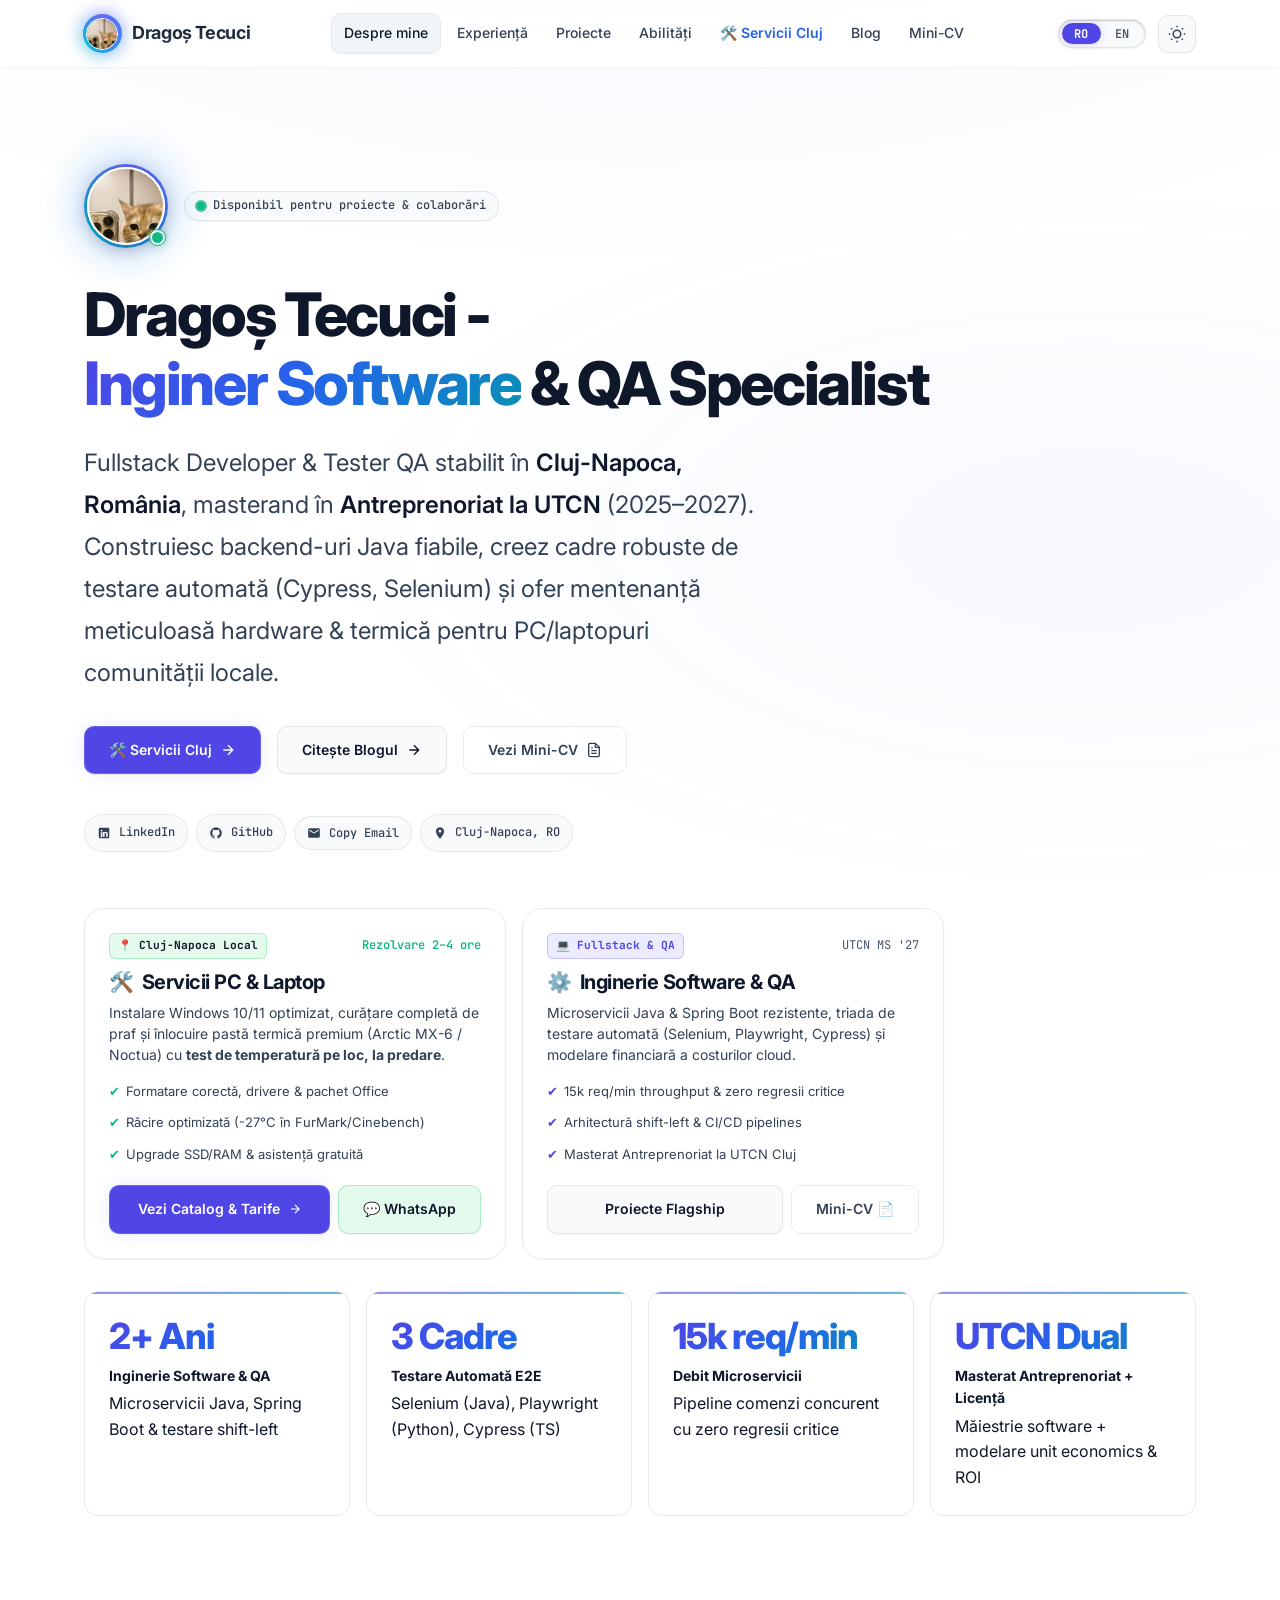
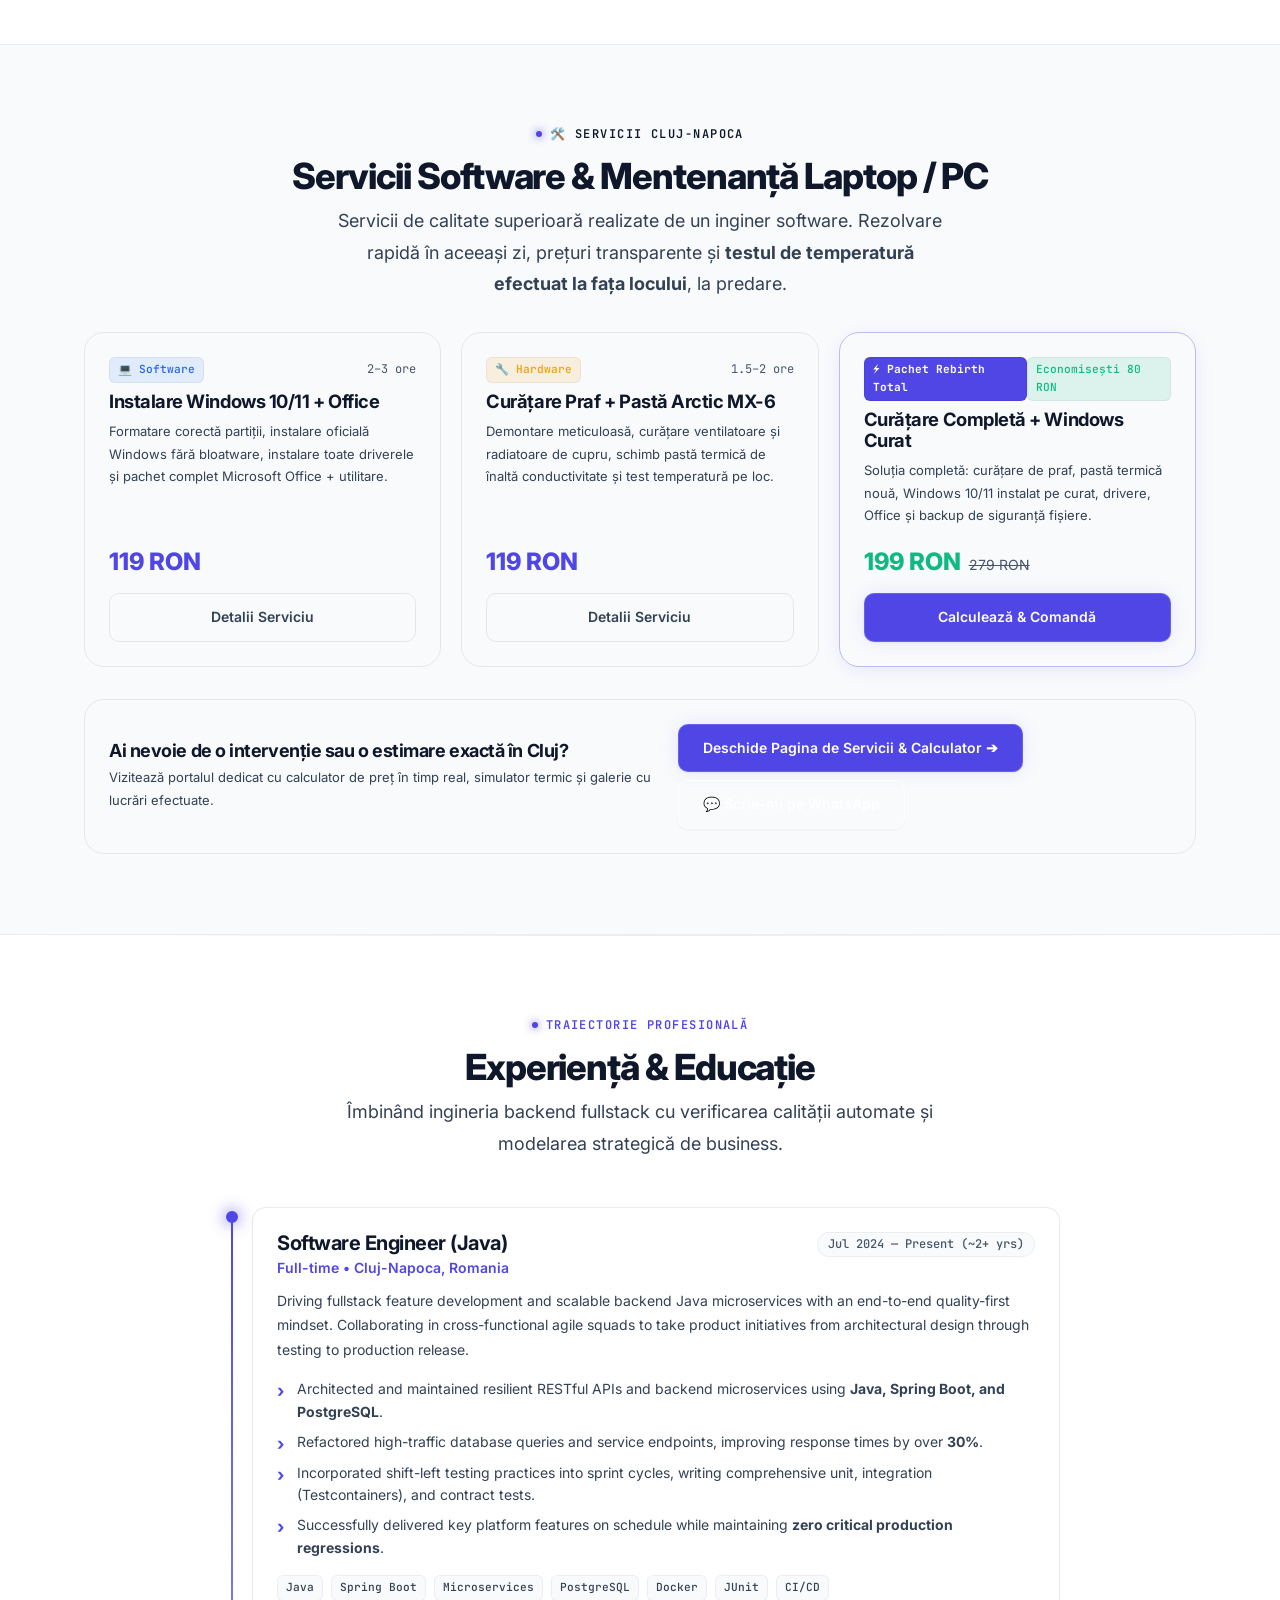
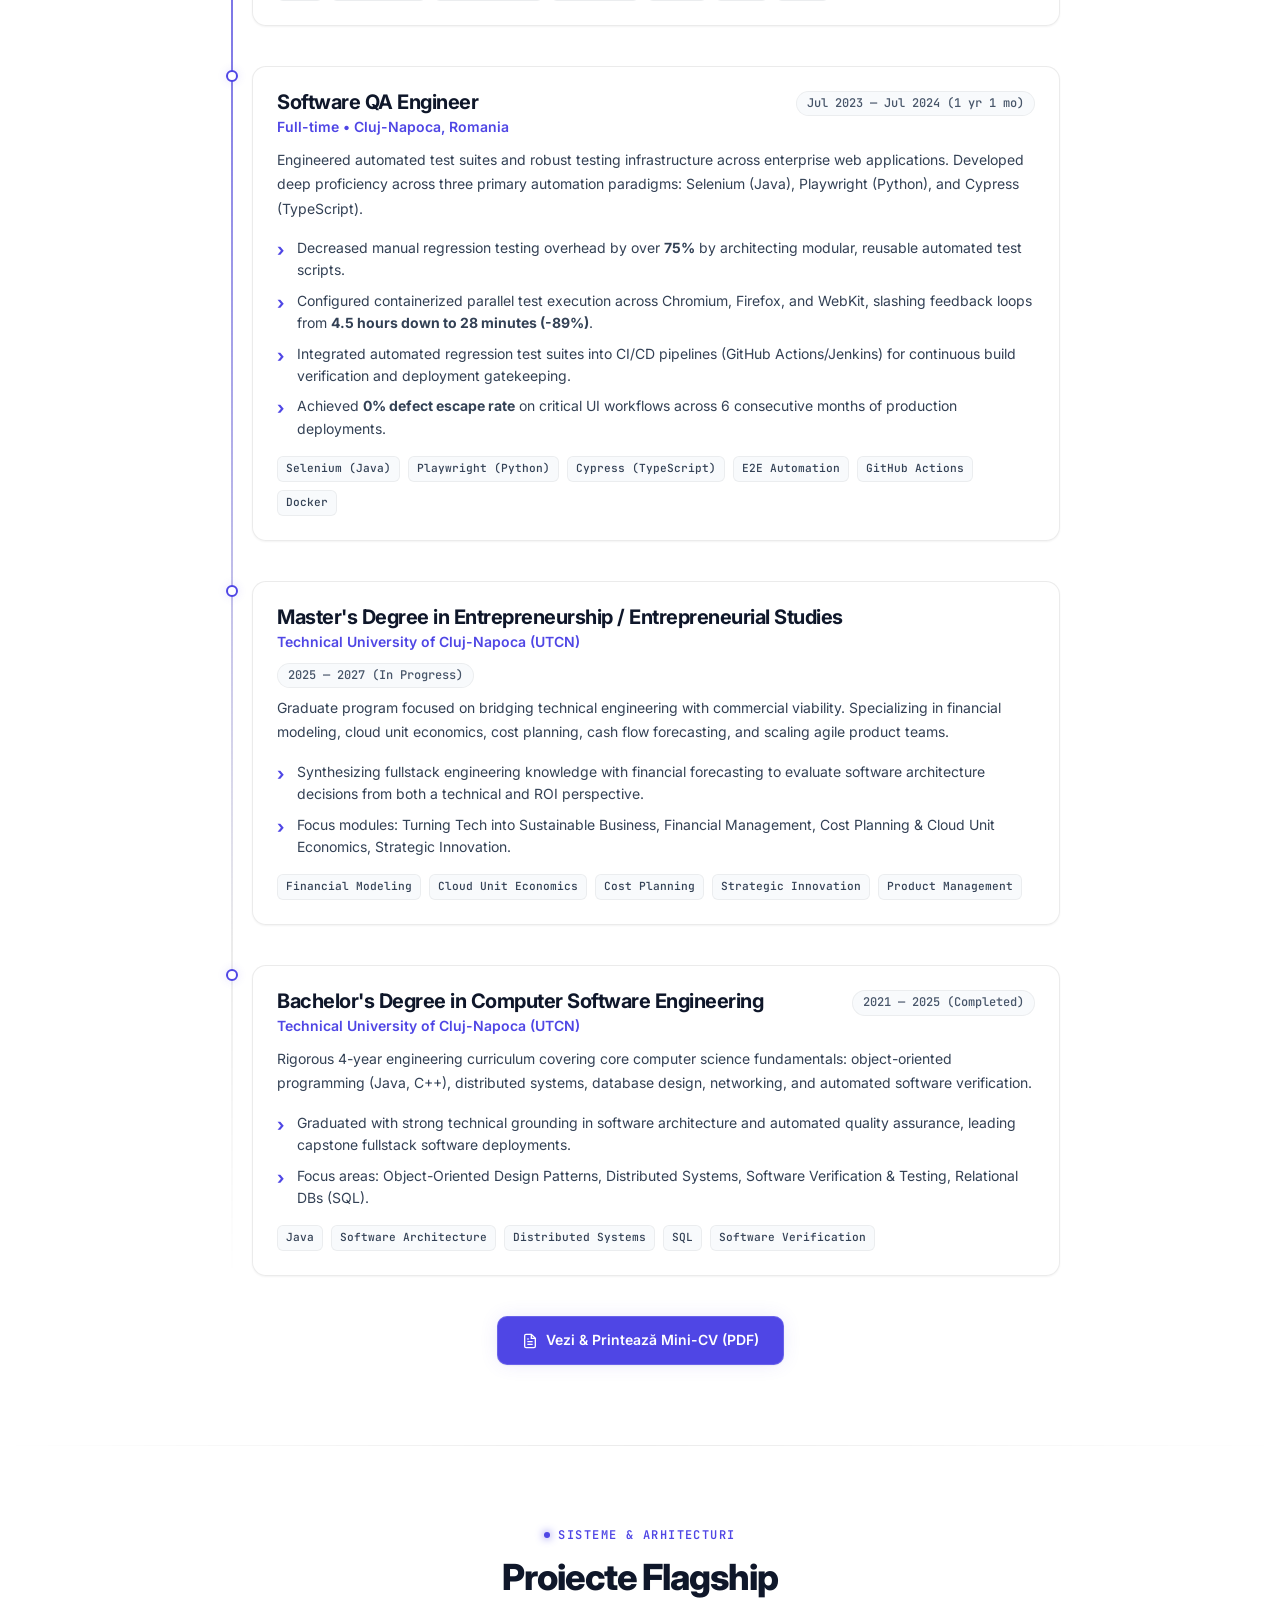
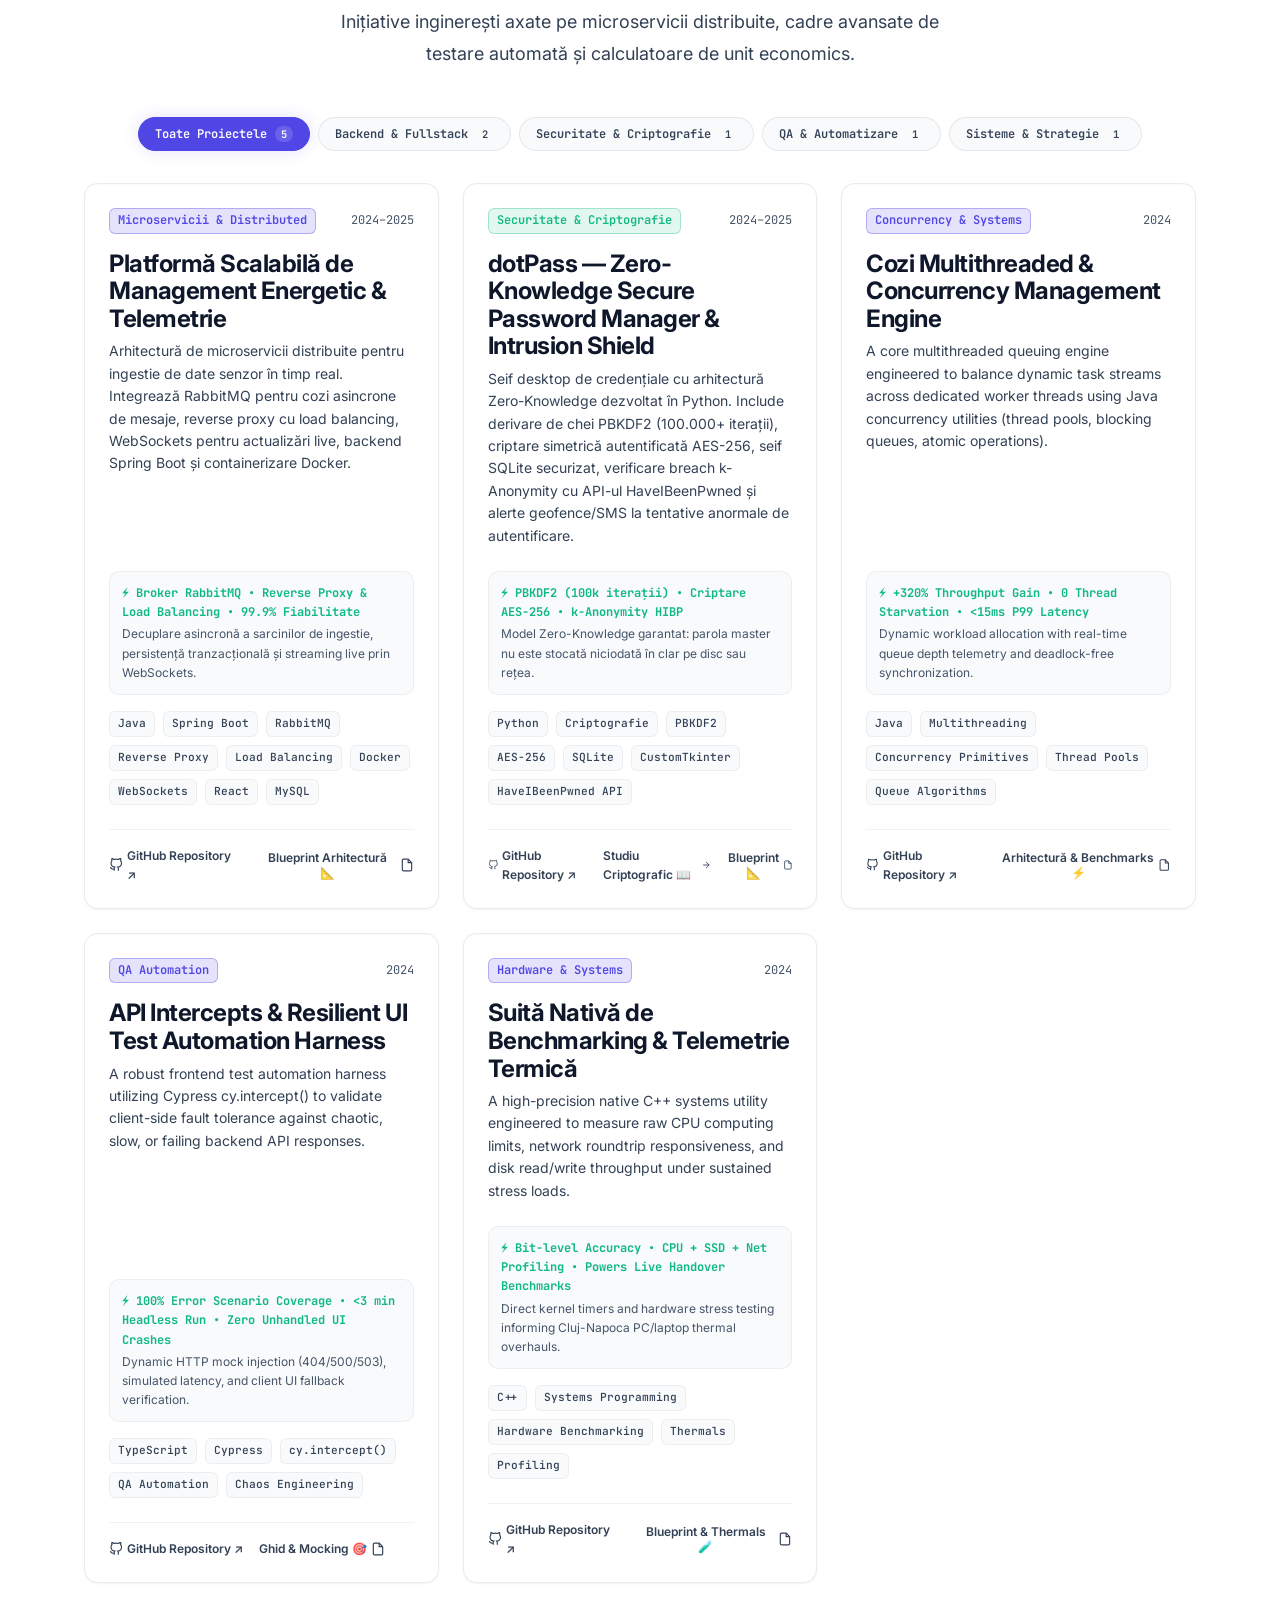
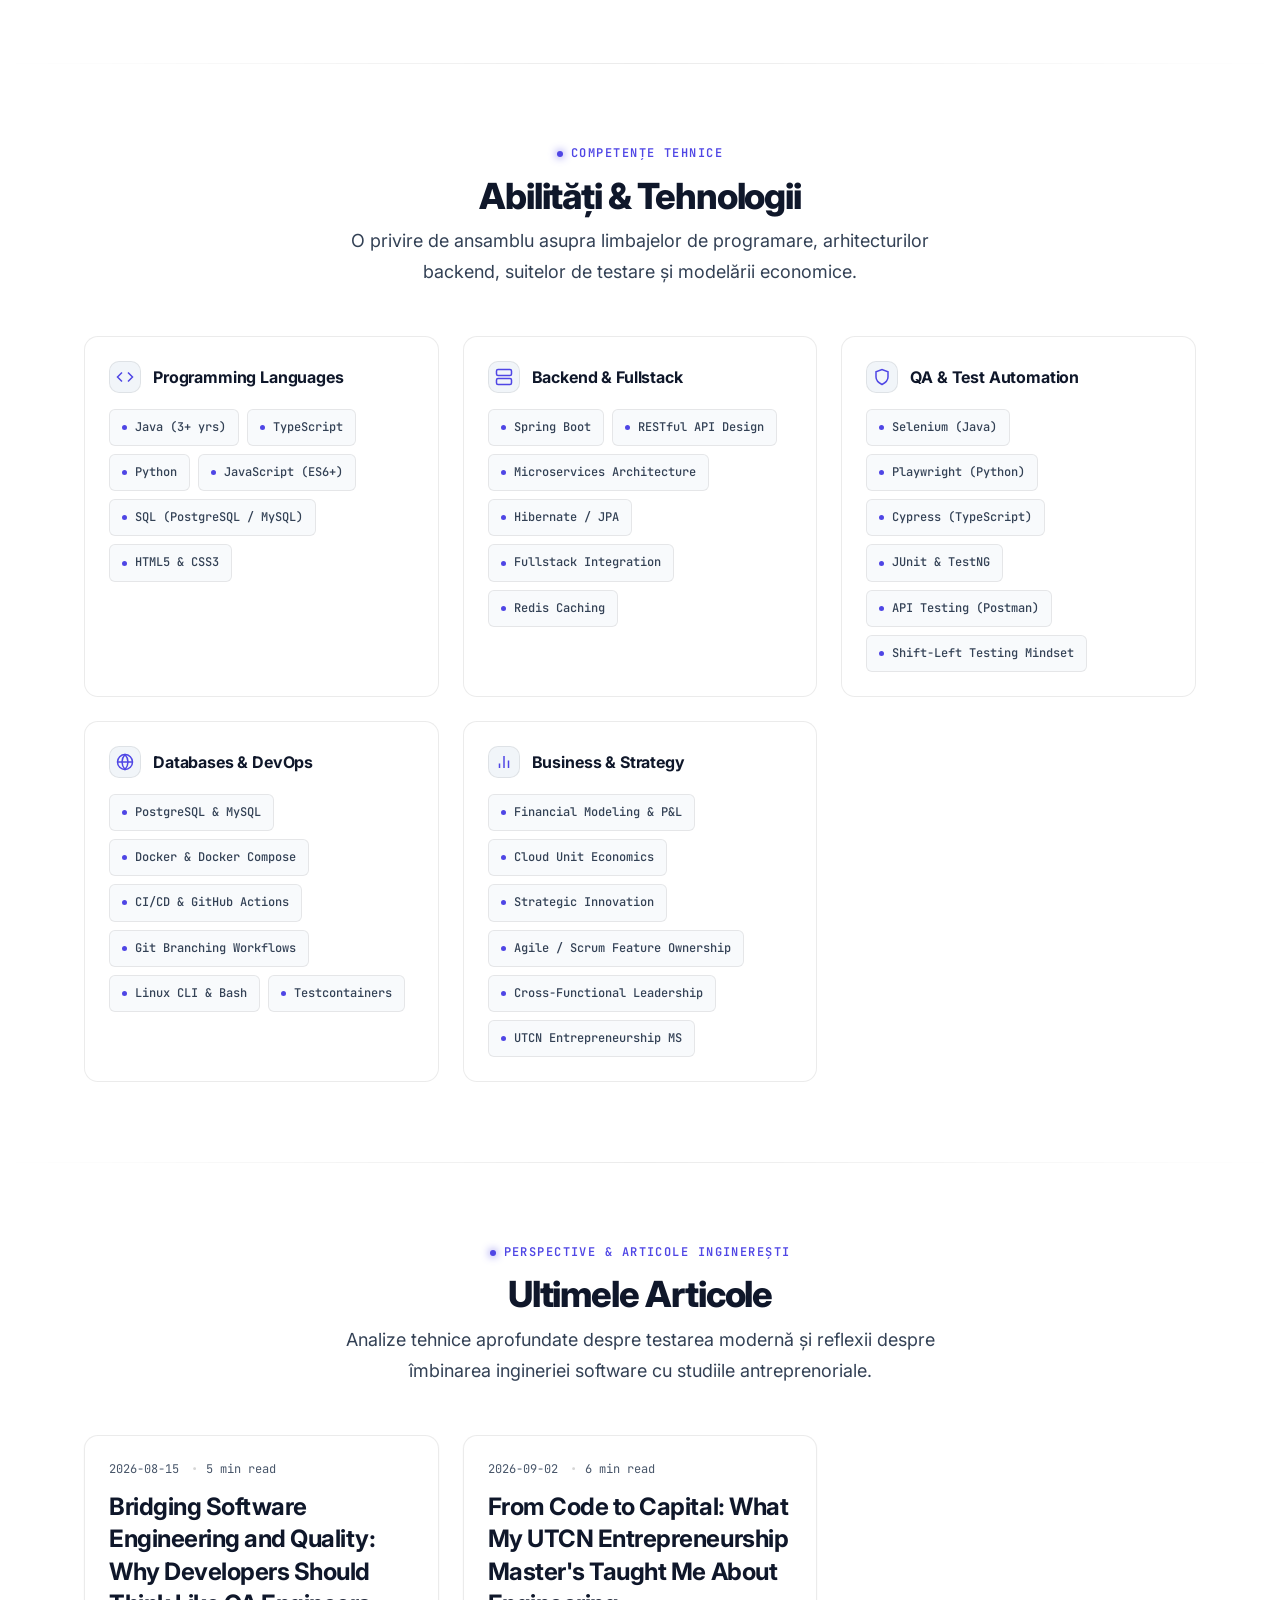
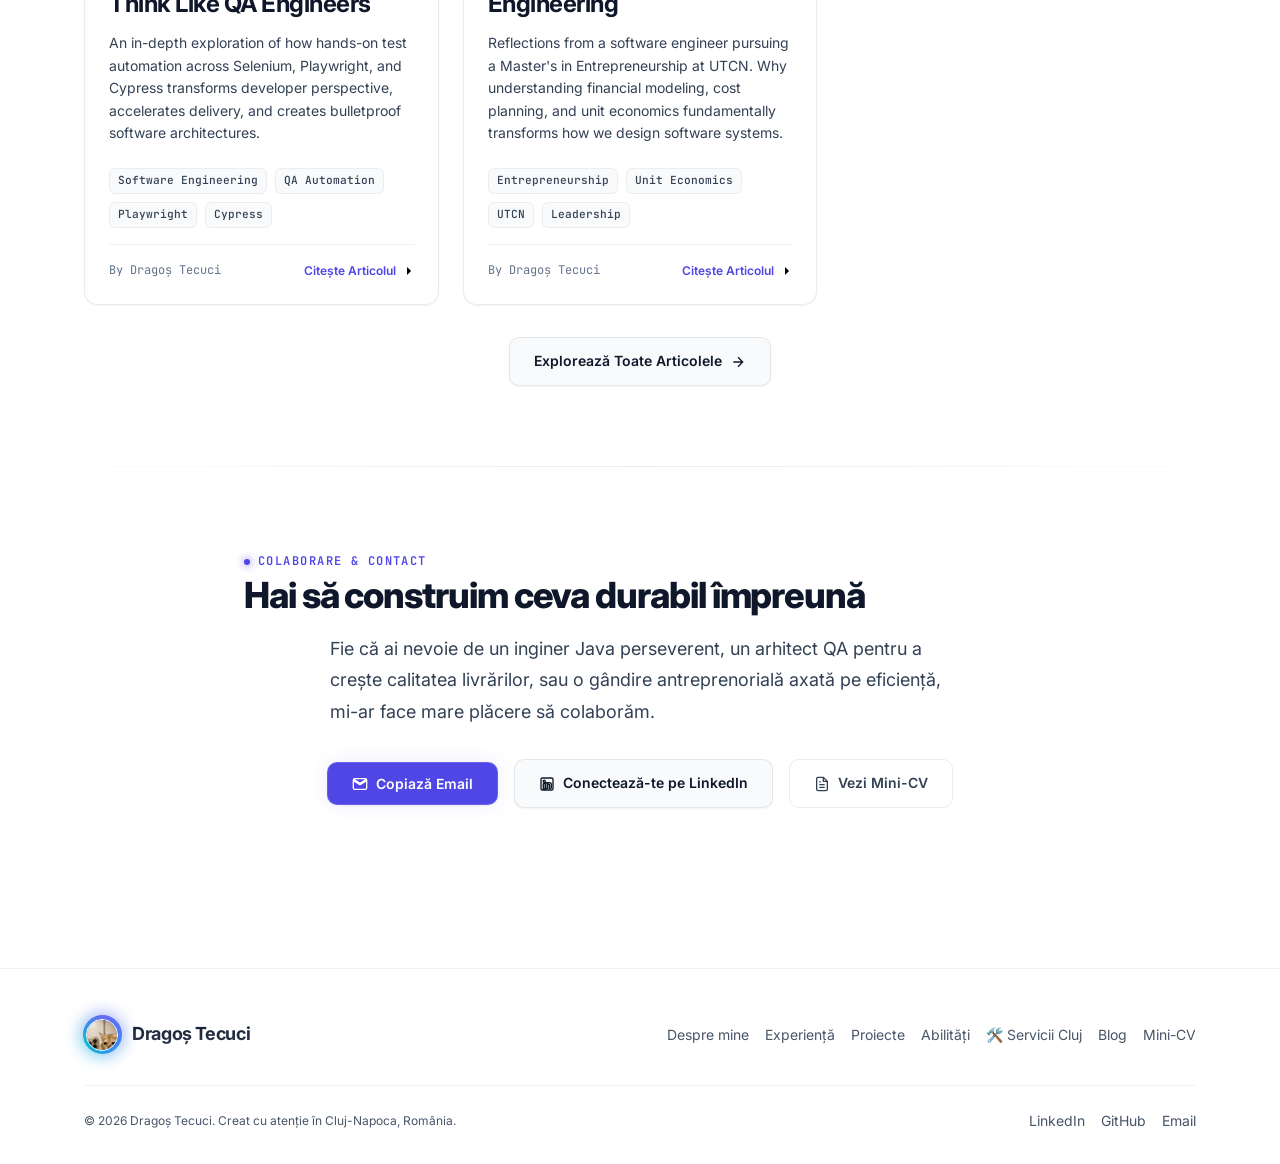
<file: index.html>
<!DOCTYPE html>
<html lang="en" data-theme="dark">
<head>
  <meta charset="UTF-8">
  <meta name="viewport" content="width=device-width, initial-scale=1.0">
  <meta name="description" content="Dragoș Tecuci — Software Engineer & QA Specialist in Cluj-Napoca, Romania. Fullstack Java microservices, test automation architecture (Selenium, Playwright, Cypress), and UTCN Entrepreneurship Master's candidate.">
  <meta name="author" content="Dragoș Tecuci">
  <meta name="keywords" content="Dragoș Tecuci, Software Engineer, Java, Spring Boot, QA Automation, Selenium, Playwright, Cypress, UTCN Entrepreneurship, Cluj-Napoca, Fullstack Developer">

  <title>Dragosh</title>

  <!-- Google Fonts Preconnect -->
  <link rel="preconnect" href="https://fonts.googleapis.com">
  <link rel="preconnect" href="https://fonts.gstatic.com" crossorigin>
  <link href="https://fonts.googleapis.com/css2?family=Inter:wght@400;500;600;700;800&family=JetBrains+Mono:wght@400;500;600;700&display=swap" rel="stylesheet">

  <!-- Production Design System Stylesheet -->
  <link rel="stylesheet" href="assets/css/style.css">
</head>
<body>

  <!-- ============================================================================
       STICKY NAVBAR
       ============================================================================ -->
  <header class="site-navbar">
    <div class="container navbar-container">
      <a href="index.html" class="brand-logo" aria-label="Dragoș Tecuci Home">
        <span class="brand-mark"><img src="assets/images/me.jpg" alt="Dragoș Tecuci" class="brand-avatar-img"></span>
        <span class="brand-name">Dragoș Tecuci</span>
      </a>

      <!-- Desktop Navigation Menu -->
      <nav class="nav-menu" aria-label="Primary Navigation">
        <a href="#about" class="nav-link" data-i18n="nav.about">Despre mine</a>
        <a href="#experience" class="nav-link" data-i18n="nav.experience">Experiență</a>
        <a href="#projects" class="nav-link" data-i18n="nav.projects">Proiecte</a>
        <a href="#skills" class="nav-link" data-i18n="nav.skills">Abilități</a>
        <a href="services.html" class="nav-link" data-i18n="nav.services" style="color: var(--accent-secondary); font-weight: 600;">🛠️ Servicii Cluj</a>
        <a href="blog.html" class="nav-link" data-i18n="nav.blog">Blog</a>
        <a href="resume.html" class="nav-link" data-i18n="nav.resume">Mini-CV</a>
      </nav>

      <!-- Action Group: Language Toggle, Theme Toggle & Mobile Menu Trigger -->
      <div class="nav-actions">
        <!-- Language Switcher Pill -->
        <div class="lang-toggle" role="group" aria-label="Language selection">
          <button type="button" class="lang-btn active" data-lang="ro">RO</button>
          <button type="button" class="lang-btn" data-lang="en">EN</button>
        </div>

        <button class="theme-toggle-btn" type="button" aria-label="Toggle light or dark theme" title="Toggle color theme">
          <!-- Moon Icon (Dark Mode active) -->
          <svg class="icon-moon" viewBox="0 0 24 24" aria-hidden="true">
            <path d="M21 12.79A9 9 0 1 1 11.21 3 7 7 0 0 0 21 12.79z"></path>
          </svg>
          <!-- Sun Icon (Light Mode active) -->
          <svg class="icon-sun" viewBox="0 0 24 24" aria-hidden="true">
            <circle cx="12" cy="12" r="5"></circle>
            <line x1="12" y1="1" x2="12" y2="3"></line>
            <line x1="12" y1="21" x2="12" y2="23"></line>
            <line x1="4.22" y1="4.22" x2="5.64" y2="5.64"></line>
            <line x1="18.36" y1="18.36" x2="19.78" y2="19.78"></line>
            <line x1="1" y1="12" x2="3" y2="12"></line>
            <line x1="21" y1="12" x2="23" y2="12"></line>
            <line x1="4.22" y1="19.78" x2="5.64" y2="18.36"></line>
            <line x1="18.36" y1="5.64" x2="19.78" y2="4.22"></line>
          </svg>
        </button>

        <button class="mobile-toggle-btn" type="button" aria-label="Open mobile navigation" aria-expanded="false">
          <span></span>
          <span></span>
          <span></span>
        </button>
      </div>
    </div>
  </header>

  <!-- Mobile Drawer -->
  <aside class="mobile-drawer" aria-label="Mobile Navigation">
    <div style="padding: var(--space-4); border-bottom: 1px solid var(--border-subtle); display: flex; align-items: center; justify-content: space-between;">
      <span style="font-size: 0.75rem; text-transform: uppercase; letter-spacing: 0.05em; color: var(--text-tertiary); font-weight: 700;">Limbă / Language</span>
      <div class="lang-toggle" role="group" aria-label="Language selection mobile">
        <button type="button" class="lang-btn active" data-lang="ro">RO</button>
        <button type="button" class="lang-btn" data-lang="en">EN</button>
      </div>
    </div>
    <a href="#about" class="nav-link" data-i18n="nav.about">Despre mine</a>
    <a href="#experience" class="nav-link" data-i18n="nav.experience">Experiență</a>
    <a href="#projects" class="nav-link" data-i18n="nav.projects">Proiecte</a>
    <a href="#skills" class="nav-link" data-i18n="nav.skills">Abilități</a>
    <a href="services.html" class="nav-link" data-i18n="nav.services" style="color: var(--accent-secondary); font-weight: 600;">🛠️ Servicii Cluj</a>
    <a href="evidence.html" class="nav-link" data-i18n="nav.evidence">Evidență Lucrări 🔒</a>
    <a href="blog.html" class="nav-link" data-i18n="nav.blog">Blog</a>
    <a href="resume.html" class="nav-link" data-i18n="nav.resume">Mini-CV / Resume</a>
    <a href="#contact" class="nav-link" data-i18n="nav.contact">Contact</a>
  </aside>

  <main id="main-content">
    <!-- ============================================================================
         HERO SECTION
         ============================================================================ -->
    <section class="section hero-section" id="about">
      <div class="container">
        <div class="hero-content">
          <!-- Hero Profile Avatar & Availability Badge -->
          <div class="hero-profile-row">
            <div class="hero-avatar-wrapper" title="Dragoș Tecuci — Inginer Software &amp; Specialist QA">
              <div class="hero-avatar-glow"></div>
              <div class="hero-avatar-ring">
                <img src="assets/images/me.jpg" alt="Dragoș Tecuci - Profil" class="hero-avatar-img">
              </div>
              <span class="hero-avatar-status" title="Disponibil pentru proiecte"></span>
            </div>
            <div class="status-badge">
              <span class="status-indicator"></span>
              <span data-i18n="hero.status">Disponibil pentru proiecte &amp; colaborări</span>
            </div>
          </div>

          <h1 class="hero-title" data-i18n="hero.title">
            Dragoș Tecuci - <br>
            <span class="text-accent-gradient">Inginer Software</span> &amp; Specialist QA
          </h1>

          <p class="hero-bio" data-i18n="hero.bio">
            <em>"Facem programarea să pară simplă, cu cafea."</em> Inginer Fullstack &amp; testare automată QA stabilit în <strong>Cluj-Napoca, România</strong>, 
            masterand în <strong>Antreprenoriat la UTCN</strong> (2025–2027). Construiesc backend-uri Java fiabile, creez 
            cadre robuste de testare automată (Cypress, Selenium) și ofer mentenanță meticuloasă hardware &amp; termică pentru PC/laptopuri comunității locale.
          </p>

          <!-- Primary CTAs -->
          <div class="hero-cta-group">
            <a href="services.html" class="btn btn-primary" data-i18n="hero.cta_services">
              <span>🛠️ Servicii Cluj</span>
              <svg viewBox="0 0 24 24"><path d="M5 12h14M12 5l7 7-7 7"/></svg>
            </a>
            <a href="blog.html" class="btn btn-secondary" data-i18n="hero.cta_blog">
              <span>Citește Blogul</span>
              <svg viewBox="0 0 24 24"><path d="M5 12h14M12 5l7 7-7 7"/></svg>
            </a>
            <a href="resume.html" class="btn btn-outline" data-i18n="hero.cta_cv">
              <span>Vezi Mini-CV</span>
              <svg viewBox="0 0 24 24"><path d="M14 2H6a2 2 0 0 0-2 2v16a2 2 0 0 0 2 2h12a2 2 0 0 0 2-2V8z"></path><polyline points="14 2 14 8 20 8"></polyline><line x1="16" y1="13" x2="8" y2="13"></line><line x1="16" y1="17" x2="8" y2="17"></line><polyline points="10 9 9 9 8 9"></polyline></svg>
            </a>
          </div>

          <!-- Social Quick Links -->
          <div class="social-pills-group">
            <a href="https://www.linkedin.com/in/tecuci-dragos" class="social-pill" target="_blank" rel="noopener noreferrer" title="LinkedIn Profile">
              <svg viewBox="0 0 24 24"><path d="M19 3a2 2 0 0 1 2 2v14a2 2 0 0 1-2 2H5a2 2 0 0 1-2-2V5a2 2 0 0 1 2-2h14m-.5 15.5v-5.3a3.26 3.26 0 0 0-3.26-3.26c-.85 0-1.84.52-2.28 1.3v-1.11h-2.79v8.37h2.79v-4.93c0-.77.62-1.4 1.39-1.4a1.4 1.4 0 0 1 1.4 1.4v4.93h2.75M6.46 10.9v8.37H9.2V10.9H6.46M7.83 6.25a1.62 1.62 0 1 0 1.62 1.62 1.62 1.62 0 0 0-1.62-1.62z"/></svg>
              <span>LinkedIn</span>
            </a>

            <a href="https://github.com/Dragosh7" class="social-pill" target="_blank" rel="noopener noreferrer" title="GitHub Profile (Dragosh7)">
              <svg viewBox="0 0 24 24"><path d="M12 2A10 10 0 0 0 2 12c0 4.42 2.87 8.17 6.84 9.5.5.08.66-.23.66-.5v-1.69c-2.77.6-3.36-1.34-3.36-1.34-.46-1.16-1.11-1.47-1.11-1.47-.91-.62.07-.6.07-.6 1 .07 1.53 1.03 1.53 1.03.87 1.52 2.34 1.07 2.91.83.1-.65.35-1.09.63-1.34-2.22-.25-4.55-1.11-4.55-4.92 0-1.11.38-2 1.03-2.71-.1-.25-.45-1.29.1-2.64 0 0 .84-.27 2.75 1.02.79-.22 1.65-.33 2.5-.33.85 0 1.71.11 2.5.33 1.91-1.29 2.75-1.02 2.75-1.02.55 1.35.2 2.39.1 2.64.65.71 1.03 1.6 1.03 2.71 0 3.82-2.34 4.66-4.57 4.91.36.31.69.92.69 1.85V21c0 .27.16.59.67.5C19.14 20.16 22 16.42 22 12A10 10 0 0 0 12 2z"/></svg>
              <span>GitHub</span>
            </a>


            <button type="button" class="social-pill" data-copy-text="dragostecuci@yahoo.com" data-copy-message="Email address copied to clipboard!" title="Copy Email">
              <svg viewBox="0 0 24 24"><path d="M20 4H4c-1.1 0-1.99.9-1.99 2L2 18c0 1.1.9 2 2 2h16c1.1 0 2-.9 2-2V6c0-1.1-.9-2-2-2zm0 4l-8 5-8-5V6l8 5 8-5v2z"/></svg>
              <span>Copy Email</span>
            </button>

            <span class="social-pill" style="cursor: default;" title="Base Location">
              <svg viewBox="0 0 24 24"><path d="M12 2C8.13 2 5 5.13 5 9c0 5.25 7 13 7 13s7-7.75 7-13c0-3.87-3.13-7-7-7zm0 9.5a2.5 2.5 0 0 1 0-5 2.5 2.5 0 0 1 0 5z"/></svg>
              <span>Cluj-Napoca, RO</span>
            </span>
          </div>

          <!-- ========================================================================
               DUAL-GATEWAY HUB (Generative UI Card Architecture)
               Organizes Dragoș's two core specialties into intuitive, actionable cards
               ======================================================================== -->
          <div class="dual-gateway-grid" style="display: grid; grid-template-columns: repeat(auto-fit, minmax(300px, 1fr)); gap: var(--space-4); margin-top: var(--space-8); text-align: left;">
            <!-- Gateway Card 1: Tech Services in Cluj -->
            <div class="gateway-card" style="background: var(--bg-card); border: 1px solid var(--border-default); border-radius: var(--radius-xl); padding: var(--space-6); transition: all var(--transition-base); box-shadow: var(--shadow-sm); position: relative; overflow: hidden;">
              <div style="display: flex; align-items: center; justify-content: space-between; margin-bottom: var(--space-3);">
                <span class="tag" data-i18n="gateway.tech.badge" style="background: rgba(37, 211, 102, 0.12); color: var(--brand-whatsapp); border-color: rgba(37, 211, 102, 0.3); font-weight: 700;">
                  📍 Cluj-Napoca Local
                </span>
                <span data-i18n="gateway.tech.turnaround" style="font-family: var(--font-mono); font-size: 0.75rem; color: var(--accent-emerald); font-weight: 600;">
                  Rezolvare 2–4 ore
                </span>
              </div>
              <h3 data-i18n="gateway.tech.title" style="font-size: 1.25rem; font-weight: 700; margin-bottom: var(--space-2); color: var(--text-primary); display: flex; align-items: center; gap: 0.5rem;">
                <span>🛠️</span> Servicii PC &amp; Laptop
              </h3>
              <p data-i18n="gateway.tech.desc" style="font-size: 0.875rem; color: var(--text-secondary); line-height: 1.5; margin-bottom: var(--space-4);">
                Instalare Windows 10/11 optimizat, curățare completă de praf și înlocuire pastă termică premium (Arctic MX-6 / Noctua) cu <strong>test de temperatură pe loc, la predare</strong>.
              </p>
              <ul class="gateway-list">
                <li data-i18n="gateway.tech.f1" style="display: flex; align-items: center; gap: 0.4rem; margin-bottom: 0.3rem;"><span style="color: var(--accent-emerald);">✔</span> Formatare corectă, drivere &amp; pachet Office</li>
                <li data-i18n="gateway.tech.f2" style="display: flex; align-items: center; gap: 0.4rem; margin-bottom: 0.3rem;"><span style="color: var(--accent-emerald);">✔</span> Răcire optimizată (-27°C în FurMark/Cinebench)</li>
                <li data-i18n="gateway.tech.f3" style="display: flex; align-items: center; gap: 0.4rem;"><span style="color: var(--accent-emerald);">✔</span> Upgrade SSD/RAM &amp; asistență gratuită</li>
              </ul>
              <div style="display: flex; flex-wrap: wrap; gap: 0.5rem;">
                <a href="services.html" class="btn btn-primary btn-sm" data-i18n="gateway.tech.btn_catalog" style="flex: 1; justify-content: center; text-align: center;">
                  <span>Vezi Catalog &amp; Tarife</span>
                  <svg viewBox="0 0 24 24" style="width: 14px; height: 14px;"><path d="M5 12h14M12 5l7 7-7 7"/></svg>
                </a>
                <a href="https://wa.me/40750186095?text=Salut%20Drago%C8%99,%20a%C8%99%20dori%20o%20programare%20pentru%20servicii%20PC%20%C3%AEn%20Cluj." target="_blank" class="btn btn-secondary btn-sm" style="background: rgba(37, 211, 102, 0.12); color: var(--brand-whatsapp); border-color: rgba(37, 211, 102, 0.3);">
                  <span>💬 WhatsApp</span>
                </a>
              </div>
            </div>

            <!-- Gateway Card 2: Software Engineering & QA -->
            <div class="gateway-card" style="background: var(--bg-card); border: 1px solid var(--border-default); border-radius: var(--radius-xl); padding: var(--space-6); transition: all var(--transition-base); box-shadow: var(--shadow-sm); position: relative; overflow: hidden;">
              <div style="display: flex; align-items: center; justify-content: space-between; margin-bottom: var(--space-3);">
                <span class="tag" data-i18n="gateway.eng.badge" style="background: rgba(99, 102, 241, 0.12); color: var(--accent-primary); border-color: rgba(99, 102, 241, 0.3); font-weight: 700;">
                  💻 Fullstack &amp; QA
                </span>
                <span data-i18n="gateway.eng.turnaround" style="font-family: var(--font-mono); font-size: 0.75rem; color: var(--text-tertiary);">
                  UTCN MS '27
                </span>
              </div>
              <h3 data-i18n="gateway.eng.title" style="font-size: 1.25rem; font-weight: 700; margin-bottom: var(--space-2); color: var(--text-primary); display: flex; align-items: center; gap: 0.5rem;">
                <span>⚙️</span> Inginerie Software &amp; QA
              </h3>
              <p data-i18n="gateway.eng.desc" style="font-size: 0.875rem; color: var(--text-secondary); line-height: 1.5; margin-bottom: var(--space-4);">
                Microservicii Java &amp; Spring Boot rezistente, triada de testare automată (Selenium, Playwright, Cypress) și modelare financiară a costurilor cloud.
              </p>
              <ul class="gateway-list">
                <li data-i18n="gateway.eng.f1" style="display: flex; align-items: center; gap: 0.4rem; margin-bottom: 0.3rem;"><span style="color: var(--accent-primary);">✔</span> 15k req/min throughput &amp; zero regresii critice</li>
                <li data-i18n="gateway.eng.f2" style="display: flex; align-items: center; gap: 0.4rem; margin-bottom: 0.3rem;"><span style="color: var(--accent-primary);">✔</span> Arhitectură shift-left &amp; CI/CD pipelines</li>
                <li data-i18n="gateway.eng.f3" style="display: flex; align-items: center; gap: 0.4rem;"><span style="color: var(--accent-primary);">✔</span> Masterat Antreprenoriat la UTCN Cluj</li>
              </ul>
              <div style="display: flex; flex-wrap: wrap; gap: 0.5rem;">
                <a href="#projects" class="btn btn-secondary btn-sm" data-i18n="gateway.eng.btn_projects" style="flex: 1; justify-content: center; text-align: center;">
                  <span>Proiecte Flagship</span>
                </a>
                <a href="resume.html" class="btn btn-outline btn-sm" data-i18n="gateway.eng.btn_cv">
                  <span>Mini-CV 📄</span>
                </a>
              </div>
            </div>
          </div>
        </div>

        <!-- ========================================================================
             METRICS / HIGHLIGHTS BANNER
             ======================================================================== -->
        <div class="metrics-banner">
          <div class="metrics-grid">
            <div class="metric-card">
              <span class="metric-value" data-i18n="metrics.m1_value">2+ Ani</span>
              <div class="metric-label" data-i18n="metrics.m1_label">Inginerie Software &amp; QA</div>
              <div class="metric-subtext" data-i18n="metrics.m1_sub">Microservicii Java, Spring Boot &amp; testare shift-left</div>
            </div>

            <div class="metric-card">
              <span class="metric-value" data-i18n="metrics.m2_value">3 Cadre</span>
              <div class="metric-label" data-i18n="metrics.m2_label">Testare Automată E2E</div>
              <div class="metric-subtext" data-i18n="metrics.m2_sub">Selenium (Java), Playwright (Python), Cypress (TS)</div>
            </div>

            <div class="metric-card">
              <span class="metric-value" data-i18n="metrics.m3_value">15k req/min</span>
              <div class="metric-label" data-i18n="metrics.m3_label">Debit Microservicii</div>
              <div class="metric-subtext" data-i18n="metrics.m3_sub">Pipeline comenzi concurent cu zero regresii critice</div>
            </div>

            <div class="metric-card">
              <span class="metric-value" data-i18n="metrics.m4_value">UTCN Dual</span>
              <div class="metric-label" data-i18n="metrics.m4_label">Masterat Antreprenoriat + Licență</div>
              <div class="metric-subtext" data-i18n="metrics.m4_sub">Măiestrie software + modelare unit economics &amp; ROI</div>
            </div>
          </div>
        </div>
      </div>
    </section>

    <!-- ============================================================================
         INTEGRATED TECH SERVICES SPOTLIGHT (CLUJ-NAPOCA)
         Gives visitors instant clarity on Dragoș's hands-on PC/Laptop services!
         ============================================================================ -->
    <section class="section" id="tech-services" style="background: var(--bg-secondary); border-top: 1px solid var(--border-subtle); border-bottom: 1px solid var(--border-subtle);">
      <div class="container">
        <div class="section-header text-center" style="max-width: 800px; margin: 0 auto var(--space-8) auto;">
          <span class="section-eyebrow" data-i18n="techspotlight.eyebrow" style="color: var(--brand-whatsapp);">🛠️ Servicii Cluj-Napoca</span>
          <h2 class="section-title" data-i18n="techspotlight.title">Servicii Software &amp; Mentenanță Laptop / PC</h2>
          <p class="section-description" data-i18n="techspotlight.desc">
            Servicii de calitate superioară realizate de un inginer software. Rezolvare rapidă în aceeași zi, prețuri transparente și <strong>testul de temperatură efectuat la fața locului</strong>, la predare.
          </p>
        </div>

        <!-- 3 Featured Service Packages -->
        <div style="display: grid; grid-template-columns: repeat(auto-fit, minmax(280px, 1fr)); gap: var(--space-5); margin-bottom: var(--space-8);">
          <!-- Package 1 -->
          <div class="service-spotlight-card" style="background: var(--bg-card); border: 1px solid var(--border-default); border-radius: var(--radius-xl); padding: var(--space-6); display: flex; flex-direction: column; justify-content: space-between;">
            <div>
              <div style="display: flex; justify-content: space-between; align-items: center; margin-bottom: var(--space-2);">
                <span class="tag" data-i18n="techspotlight.c1_tag" style="background: rgba(59, 130, 246, 0.12); color: var(--accent-secondary);">💻 Software</span>
                <span data-i18n="techspotlight.c1_time" style="font-size: 0.75rem; font-family: var(--font-mono); color: var(--text-tertiary);">2–3 ore</span>
              </div>
              <h3 data-i18n="techspotlight.c1_title" style="font-size: 1.15rem; font-weight: 700; color: var(--text-primary); margin-bottom: 0.5rem;">Instalare Windows 10/11 + Office</h3>
              <p data-i18n="techspotlight.c1_desc" style="font-size: 0.8125rem; color: var(--text-secondary); margin-bottom: var(--space-4);">
                Formatare corectă partiții, instalare oficială Windows fără bloatware, instalare toate driverele și pachet complet Microsoft Office + utilitare.
              </p>
            </div>
            <div>
              <div style="font-size: 1.5rem; font-weight: 800; color: var(--accent-primary); margin-bottom: var(--space-3);">119 RON</div>
              <a href="services.html#services-catalog" class="btn btn-outline btn-sm" data-i18n="techspotlight.c1_btn" style="width: 100%; justify-content: center;">Detalii Serviciu</a>
            </div>
          </div>

          <!-- Package 2 -->
          <div class="service-spotlight-card" style="background: var(--bg-card); border: 1px solid var(--border-default); border-radius: var(--radius-xl); padding: var(--space-6); display: flex; flex-direction: column; justify-content: space-between;">
            <div>
              <div style="display: flex; justify-content: space-between; align-items: center; margin-bottom: var(--space-2);">
                <span class="tag" data-i18n="techspotlight.c2_tag" style="background: rgba(245, 158, 11, 0.12); color: var(--accent-amber);">🔧 Hardware</span>
                <span data-i18n="techspotlight.c2_time" style="font-size: 0.75rem; font-family: var(--font-mono); color: var(--text-tertiary);">1.5–2 ore</span>
              </div>
              <h3 data-i18n="techspotlight.c2_title" style="font-size: 1.15rem; font-weight: 700; color: var(--text-primary); margin-bottom: 0.5rem;">Curățare Praf + Pastă Arctic MX-6</h3>
              <p data-i18n="techspotlight.c2_desc" style="font-size: 0.8125rem; color: var(--text-secondary); margin-bottom: var(--space-4);">
                Demontare meticuloasă, curățare ventilatoare și radiatoare de cupru, schimb pastă termică de înaltă conductivitate și test temperatură pe loc.
              </p>
            </div>
            <div>
              <div style="font-size: 1.5rem; font-weight: 800; color: var(--accent-primary); margin-bottom: var(--space-3);">119 RON</div>
              <a href="services.html#services-catalog" class="btn btn-outline btn-sm" data-i18n="techspotlight.c2_btn" style="width: 100%; justify-content: center;">Detalii Serviciu</a>
            </div>
          </div>

          <!-- Package 3 (Combo Rebirth) -->
          <div class="service-spotlight-card" style="background: var(--bg-card); border: 1px solid var(--border-accent); border-radius: var(--radius-xl); padding: var(--space-6); display: flex; flex-direction: column; justify-content: space-between; box-shadow: 0 4px 20px -5px var(--accent-primary-glow);">
            <div>
              <div style="display: flex; justify-content: space-between; align-items: center; margin-bottom: var(--space-2);">
                <span class="tag" data-i18n="techspotlight.c3_badge" style="background: var(--accent-primary); color: #fff; font-weight: 700;">⚡ Pachet Rebirth Total</span>
                <span class="tag" data-i18n="techspotlight.c3_save" style="background: rgba(16, 185, 129, 0.12); color: var(--accent-emerald);">Economisești 80 RON</span>
              </div>
              <h3 data-i18n="techspotlight.c3_title" style="font-size: 1.15rem; font-weight: 700; color: var(--text-primary); margin-bottom: 0.5rem;">Curățare Completă + Windows Curat</h3>
              <p data-i18n="techspotlight.c3_desc" style="font-size: 0.8125rem; color: var(--text-secondary); margin-bottom: var(--space-4);">
                Soluția completă: curățare de praf, pastă termică nouă, Windows 10/11 instalat pe curat, drivere, Office și backup de siguranță fișiere.
              </p>
            </div>
            <div>
              <div style="display: flex; align-items: baseline; gap: 0.5rem; margin-bottom: var(--space-3);">
                <span style="font-size: 1.5rem; font-weight: 800; color: var(--accent-emerald);">199 RON</span>
                <span style="font-size: 0.875rem; text-decoration: line-through; color: var(--text-tertiary);">279 RON</span>
              </div>
              <a href="services.html#command-center" class="btn btn-primary btn-sm" data-i18n="techspotlight.c3_btn" style="width: 100%; justify-content: center;">Calculează &amp; Comandă</a>
            </div>
          </div>
        </div>

        <!-- Big CTA Bar to Full Services Page -->
        <div class="tech-spotlight-banner">
          <div style="text-align: left;">
            <h4 data-i18n="techspotlight.banner_title" style="font-size: 1.125rem; font-weight: 700; color: var(--text-primary); margin-bottom: 0.25rem;">
              Ai nevoie de o intervenție sau o estimare exactă în Cluj?
            </h4>
            <p data-i18n="techspotlight.banner_desc" style="font-size: 0.8125rem; color: var(--text-secondary); margin: 0;">
              Vizitează portalul dedicat cu calculator de preț în timp real, simulator termic și galerie cu lucrări efectuate.
            </p>
          </div>
          <div style="display: flex; flex-wrap: wrap; gap: 0.5rem;">
            <a href="services.html" class="btn btn-primary" data-i18n="techspotlight.banner_btn1" style="white-space: nowrap;">
              <span>Deschide Pagina de Servicii &amp; Calculator ➔</span>
            </a>
            <a href="https://wa.me/40750186095?text=Salut%20Drago%C8%99,%20am%20o%20problem%C4%83%20cu%20laptopul/PC-ul%20%C3%AEn%20Cluj." target="_blank" class="btn btn-secondary" data-i18n="techspotlight.banner_btn2" style="background: var(--brand-whatsapp); color: #fff; border-color: var(--brand-whatsapp); white-space: nowrap;">
              <span>💬 Scrie-mi pe WhatsApp</span>
            </a>
          </div>
        </div>
      </div>
    </section>

    <hr class="section-divider">

    <!-- ============================================================================
         MINI-CV / CAREER & EDUCATION TIMELINE
         ============================================================================ -->
    <section class="section" id="experience">
      <div class="container">
        <div class="section-header text-center">
          <span class="section-eyebrow" data-i18n="exp.eyebrow">Traiectorie Profesională</span>
          <h2 class="section-title" data-i18n="exp.title">Experiență &amp; Educație</h2>
          <p class="section-description" data-i18n="exp.desc">
            Îmbinând ingineria backend fullstack cu verificarea calității automate și modelarea strategică de business.
          </p>
        </div>

        <div class="timeline">
          <!-- Item 1: Software Engineer (Java) -->
          <div class="timeline-item active">
            <div class="timeline-node"></div>
            <div class="timeline-card">
              <div class="timeline-header">
                <div>
                  <h3 class="timeline-role">Software Engineer (Java)</h3>
                  <div class="timeline-company">Full-time • Cluj-Napoca, Romania</div>
                </div>
                <span class="timeline-dates">Jul 2024 — Present (~2+ yrs)</span>
              </div>
              <p style="font-size: var(--font-size-sm); margin-bottom: var(--space-3);">
                Driving fullstack feature development and scalable backend Java microservices with an end-to-end 
                quality-first mindset. Collaborating in cross-functional agile squads to take product initiatives 
                from architectural design through testing to production release.
              </p>
              <div class="timeline-achievements">
                <div class="timeline-achievement">
                  Architected and maintained resilient RESTful APIs and backend microservices using <strong>Java, Spring Boot, and PostgreSQL</strong>.
                </div>
                <div class="timeline-achievement">
                  Refactored high-traffic database queries and service endpoints, improving response times by over <strong>30%</strong>.
                </div>
                <div class="timeline-achievement">
                  Incorporated shift-left testing practices into sprint cycles, writing comprehensive unit, integration (Testcontainers), and contract tests.
                </div>
                <div class="timeline-achievement">
                  Successfully delivered key platform features on schedule while maintaining <strong>zero critical production regressions</strong>.
                </div>
              </div>
              <div class="tag-list" style="margin-top: var(--space-4); margin-bottom: 0;">
                <span class="tag">Java</span>
                <span class="tag">Spring Boot</span>
                <span class="tag">Microservices</span>
                <span class="tag">PostgreSQL</span>
                <span class="tag">Docker</span>
                <span class="tag">JUnit</span>
                <span class="tag">CI/CD</span>
              </div>
            </div>
          </div>

          <!-- Item 2: Software QA Engineer -->
          <div class="timeline-item">
            <div class="timeline-node"></div>
            <div class="timeline-card">
              <div class="timeline-header">
                <div>
                  <h3 class="timeline-role">Software QA Engineer</h3>
                  <div class="timeline-company">Full-time • Cluj-Napoca, Romania</div>
                </div>
                <span class="timeline-dates">Jul 2023 — Jul 2024 (1 yr 1 mo)</span>
              </div>
              <p style="font-size: var(--font-size-sm); margin-bottom: var(--space-3);">
                Engineered automated test suites and robust testing infrastructure across enterprise web applications. 
                Developed deep proficiency across three primary automation paradigms: Selenium (Java), Playwright (Python), 
                and Cypress (TypeScript).
              </p>
              <div class="timeline-achievements">
                <div class="timeline-achievement">
                  Decreased manual regression testing overhead by over <strong>75%</strong> by architecting modular, reusable automated test scripts.
                </div>
                <div class="timeline-achievement">
                  Configured containerized parallel test execution across Chromium, Firefox, and WebKit, slashing feedback loops from <strong>4.5 hours down to 28 minutes (-89%)</strong>.
                </div>
                <div class="timeline-achievement">
                  Integrated automated regression test suites into CI/CD pipelines (GitHub Actions/Jenkins) for continuous build verification and deployment gatekeeping.
                </div>
                <div class="timeline-achievement">
                  Achieved <strong>0% defect escape rate</strong> on critical UI workflows across 6 consecutive months of production deployments.
                </div>
              </div>
              <div class="tag-list" style="margin-top: var(--space-4); margin-bottom: 0;">
                <span class="tag">Selenium (Java)</span>
                <span class="tag">Playwright (Python)</span>
                <span class="tag">Cypress (TypeScript)</span>
                <span class="tag">E2E Automation</span>
                <span class="tag">GitHub Actions</span>
                <span class="tag">Docker</span>
              </div>
            </div>
          </div>

          <!-- Item 3: Master's Degree in Entrepreneurship -->
          <div class="timeline-item">
            <div class="timeline-node"></div>
            <div class="timeline-card">
              <div class="timeline-header">
                <div>
                  <h3 class="timeline-role">Master's Degree in Entrepreneurship / Entrepreneurial Studies</h3>
                  <div class="timeline-company">Technical University of Cluj-Napoca (UTCN)</div>
                </div>
                <span class="timeline-dates">2025 — 2027 (In Progress)</span>
              </div>
              <p style="font-size: var(--font-size-sm); margin-bottom: var(--space-3);">
                Graduate program focused on bridging technical engineering with commercial viability. Specializing 
                in financial modeling, cloud unit economics, cost planning, cash flow forecasting, and scaling agile product teams.
              </p>
              <div class="timeline-achievements">
                <div class="timeline-achievement">
                  Synthesizing fullstack engineering knowledge with financial forecasting to evaluate software architecture decisions from both a technical and ROI perspective.
                </div>
                <div class="timeline-achievement">
                  Focus modules: Turning Tech into Sustainable Business, Financial Management, Cost Planning &amp; Cloud Unit Economics, Strategic Innovation.
                </div>
              </div>
              <div class="tag-list" style="margin-top: var(--space-4); margin-bottom: 0;">
                <span class="tag">Financial Modeling</span>
                <span class="tag">Cloud Unit Economics</span>
                <span class="tag">Cost Planning</span>
                <span class="tag">Strategic Innovation</span>
                <span class="tag">Product Management</span>
              </div>
            </div>
          </div>

          <!-- Item 4: Bachelor's Degree in Computer Software Engineering -->
          <div class="timeline-item">
            <div class="timeline-node"></div>
            <div class="timeline-card">
              <div class="timeline-header">
                <div>
                  <h3 class="timeline-role">Bachelor's Degree in Computer Software Engineering</h3>
                  <div class="timeline-company">Technical University of Cluj-Napoca (UTCN)</div>
                </div>
                <span class="timeline-dates">2021 — 2025 (Completed)</span>
              </div>
              <p style="font-size: var(--font-size-sm); margin-bottom: var(--space-3);">
                Rigorous 4-year engineering curriculum covering core computer science fundamentals: object-oriented programming 
                (Java, C++), distributed systems, database design, networking, and automated software verification.
              </p>
              <div class="timeline-achievements">
                <div class="timeline-achievement">
                  Graduated with strong technical grounding in software architecture and automated quality assurance, leading capstone fullstack software deployments.
                </div>
                <div class="timeline-achievement">
                  Focus areas: Object-Oriented Design Patterns, Distributed Systems, Software Verification &amp; Testing, Relational DBs (SQL).
                </div>
              </div>
              <div class="tag-list" style="margin-top: var(--space-4); margin-bottom: 0;">
                <span class="tag">Java</span>
                <span class="tag">Software Architecture</span>
                <span class="tag">Distributed Systems</span>
                <span class="tag">SQL</span>
                <span class="tag">Software Verification</span>
              </div>
            </div>
          </div>
        </div>

        <!-- Mini-CV Link Button -->
        <div style="text-align: center; margin-top: var(--space-10);">
          <a href="resume.html" class="btn btn-primary" data-i18n="exp.btn_cv">
            <svg viewBox="0 0 24 24"><path d="M14 2H6a2 2 0 0 0-2 2v16a2 2 0 0 0 2 2h12a2 2 0 0 0 2-2V8z"></path><polyline points="14 2 14 8 20 8"></polyline><line x1="16" y1="13" x2="8" y2="13"></line><line x1="16" y1="17" x2="8" y2="17"></line><polyline points="10 9 9 9 8 9"></polyline></svg>
            <span>Vezi &amp; Printează Mini-CV (PDF)</span>
          </a>
        </div>
      </div>
    </section>

    <hr class="section-divider">

    <!-- ============================================================================
         FEATURED PROJECTS SECTION (With Interactive Filter)
         ============================================================================ -->
    <section class="section" id="projects">
      <div class="container">
        <div class="section-header text-center">
          <span class="section-eyebrow" data-i18n="proj.eyebrow">Sisteme &amp; Arhitecturi</span>
          <h2 class="section-title" data-i18n="proj.title">Proiecte Flagship</h2>
          <p class="section-description" data-i18n="proj.desc">
            Inițiative inginerești axate pe microservicii distribuite, cadre avansate de testare automată și calculatoare de unit economics.
          </p>
        </div>

        <!-- Project Category Filter Bar -->
        <div class="filter-bar projects-filter-bar justify-center">
          <button class="filter-btn active" data-filter="all" type="button"><span class="filter-label" data-i18n="proj.filter_all">Toate Proiectele</span> <span class="filter-count">5</span></button>
          <button class="filter-btn" data-filter="backend" type="button"><span class="filter-label" data-i18n="proj.filter_backend">Backend &amp; Microservicii</span> <span class="filter-count">2</span></button>
          <button class="filter-btn" data-filter="security" type="button"><span class="filter-label" data-i18n="proj.filter_security">Securitate &amp; Criptografie</span> <span class="filter-count">1</span></button>
          <button class="filter-btn" data-filter="qa" type="button"><span class="filter-label" data-i18n="proj.filter_qa">QA &amp; Automatizare</span> <span class="filter-count">1</span></button>
          <button class="filter-btn" data-filter="strategy" type="button"><span class="filter-label" data-i18n="proj.filter_strategy">Sisteme &amp; Hardware</span> <span class="filter-count">1</span></button>
        </div>

        <div class="projects-grid">
          <!-- Project 1: Microservices Platform (RabbitMQ & Reverse Proxy) -->
          <article class="project-card" data-category="backend" data-project-id="fullstack">
            <div class="project-badge-bar">
              <span class="project-badge">Microservicii &amp; Distributed</span>
              <span class="project-year">2024–2025</span>
            </div>
            <h3 class="project-title" data-i18n="projects.p1_title">Scalable Microservices Platform &amp; Real-Time Telemetry</h3>
            <p class="project-description">
              Arhitectură de microservicii distribuite pentru ingestie de date senzor în timp real. Integrează RabbitMQ pentru cozi asincrone de mesaje, reverse proxy cu load balancing, WebSockets pentru actualizări live, backend Spring Boot și containerizare Docker.
            </p>
            <div style="background-color: var(--bg-secondary); border-radius: var(--radius-md); padding: var(--space-3); margin-bottom: var(--space-4); border: 1px solid var(--border-subtle);">
              <div style="font-family: var(--font-mono); font-size: 0.75rem; color: var(--accent-emerald); font-weight: bold; margin-bottom: 2px;">
                ⚡ Broker RabbitMQ • Reverse Proxy &amp; Load Balancing • 99.9% Fiabilitate
              </div>
              <div style="font-size: 0.75rem; color: var(--text-tertiary);">
                Decuplare asincronă a sarcinilor de ingestie, persistență tranzacțională și streaming live prin WebSockets.
              </div>
            </div>
            <div class="tag-list">
              <span class="tag">Java</span>
              <span class="tag">Spring Boot</span>
              <span class="tag">RabbitMQ</span>
              <span class="tag">Reverse Proxy</span>
              <span class="tag">Load Balancing</span>
              <span class="tag">Docker</span>
              <span class="tag">WebSockets</span>
              <span class="tag">React</span>
              <span class="tag">MySQL</span>
            </div>
            <div class="project-actions">
              <a href="https://github.com/Dragosh7/FullStackApplication" class="project-action-link" target="_blank" rel="noopener noreferrer">
                <svg viewBox="0 0 24 24" style="width: 14px; height: 14px; stroke: currentColor; fill: none; stroke-width: 2;"><path d="M9 19c-5 1.5-5-2.5-7-3m14 6v-3.87a3.37 3.37 0 0 0-.94-2.61c3.14-.35 6.44-1.54 6.44-7A5.44 5.44 0 0 0 20 4.77 5.07 5.07 0 0 0 19.91 1S18.73.65 16 2.48a13.38 13.38 0 0 0-7 0C6.27.65 5.09 1 5.09 1A5.07 5.07 0 0 0 5 4.77a5.44 5.44 0 0 0-1.5 3.78c0 5.42 3.3 6.61 6.44 7A3.37 3.37 0 0 0 9 18.13V22"/></svg>
                <span data-i18n="projects.btn_repo">GitHub Repository ↗</span>
              </a>
              <button type="button" class="project-action-link btn-open-blueprint" data-blueprint="fullstack" style="background: none; border: none; cursor: pointer; padding: 0;">
                <span>Blueprint Arhitectură 📐</span>
                <svg viewBox="0 0 24 24"><path d="M14 2H6a2 2 0 0 0-2 2v16a2 2 0 0 0 2 2h12a2 2 0 0 0 2-2V8z"></path><polyline points="14 2 14 8 20 8"></polyline></svg>
              </button>
            </div>
          </article>

          <!-- Project 2: dotPass Zero-Knowledge Password Vault -->
          <article class="project-card" data-category="security" data-project-id="dotpass">
            <div class="project-badge-bar">
              <span class="project-badge" style="background: rgba(16, 185, 129, 0.12); color: var(--accent-emerald); border: 1px solid rgba(16, 185, 129, 0.3);">Securitate &amp; Criptografie</span>
              <span class="project-year">2024–2025</span>
            </div>
            <h3 class="project-title">dotPass — Zero-Knowledge Secure Password Manager &amp; Intrusion Shield</h3>
            <p class="project-description">
              Seif desktop de credențiale cu arhitectură Zero-Knowledge dezvoltat în Python. Include derivare de chei PBKDF2 (100.000+ iterații), criptare simetrică autentificată AES-256, seif SQLite securizat, verificare breach k-Anonymity cu API-ul HaveIBeenPwned și alerte geofence/SMS la tentative anormale de autentificare.
            </p>
            <div style="background-color: var(--bg-secondary); border-radius: var(--radius-md); padding: var(--space-3); margin-bottom: var(--space-4); border: 1px solid var(--border-subtle);">
              <div style="font-family: var(--font-mono); font-size: 0.75rem; color: var(--accent-emerald); font-weight: bold; margin-bottom: 2px;">
                ⚡ PBKDF2 (100k iterații) • Criptare AES-256 • k-Anonymity HIBP
              </div>
              <div style="font-size: 0.75rem; color: var(--text-tertiary);">
                Model Zero-Knowledge garantat: parola master nu este stocată niciodată în clar pe disc sau rețea.
              </div>
            </div>
            <div class="tag-list">
              <span class="tag">Python</span>
              <span class="tag">Criptografie</span>
              <span class="tag">PBKDF2</span>
              <span class="tag">AES-256</span>
              <span class="tag">SQLite</span>
              <span class="tag">CustomTkinter</span>
              <span class="tag">HaveIBeenPwned API</span>
            </div>
            <div class="project-actions">
              <a href="https://github.com/Dragosh7/dotPass" class="project-action-link" target="_blank" rel="noopener noreferrer">
                <svg viewBox="0 0 24 24" style="width: 14px; height: 14px; stroke: currentColor; fill: none; stroke-width: 2;"><path d="M9 19c-5 1.5-5-2.5-7-3m14 6v-3.87a3.37 3.37 0 0 0-.94-2.61c3.14-.35 6.44-1.54 6.44-7A5.44 5.44 0 0 0 20 4.77 5.07 5.07 0 0 0 19.91 1S18.73.65 16 2.48a13.38 13.38 0 0 0-7 0C6.27.65 5.09 1 5.09 1A5.07 5.07 0 0 0 5 4.77a5.44 5.44 0 0 0-1.5 3.78c0 5.42 3.3 6.61 6.44 7A3.37 3.37 0 0 0 9 18.13V22"/></svg>
                <span data-i18n="projects.btn_repo">GitHub Repository ↗</span>
              </a>
              <a href="blog.html?post=dotpass-cryptographic-architecture" class="project-action-link">
                <span>Studiu Criptografic 📖</span>
                <svg viewBox="0 0 24 24"><path d="M5 12h14M12 5l7 7-7 7"/></svg>
              </a>
              <button type="button" class="project-action-link btn-open-blueprint" data-blueprint="dotpass" style="background: none; border: none; cursor: pointer; padding: 0;">
                <span>Blueprint 📐</span>
                <svg viewBox="0 0 24 24"><path d="M14 2H6a2 2 0 0 0-2 2v16a2 2 0 0 0 2 2h12a2 2 0 0 0 2-2V8z"></path><polyline points="14 2 14 8 20 8"></polyline></svg>
              </button>
            </div>
          </article>

          <!-- Project 3 -->
          <article class="project-card" data-category="backend" data-project-id="concurrency">
            <div class="project-badge-bar">
              <span class="project-badge">Concurrency &amp; Systems</span>
              <span class="project-year">2024</span>
            </div>
            <h3 class="project-title" data-i18n="projects.p2_title">Multithreaded Task Queue &amp; Concurrency Management Engine</h3>
            <p class="project-description">
              A core multithreaded queuing engine engineered to balance dynamic task streams across dedicated worker threads 
              using Java concurrency utilities (thread pools, blocking queues, atomic operations).
            </p>
            <div style="background-color: var(--bg-secondary); border-radius: var(--radius-md); padding: var(--space-3); margin-bottom: var(--space-4); border: 1px solid var(--border-subtle);">
              <div style="font-family: var(--font-mono); font-size: 0.75rem; color: var(--accent-emerald); font-weight: bold; margin-bottom: 2px;">
                ⚡ +320% Throughput Gain • 0 Thread Starvation • &lt;15ms P99 Latency
              </div>
              <div style="font-size: 0.75rem; color: var(--text-tertiary);">
                Dynamic workload allocation with real-time queue depth telemetry and deadlock-free synchronization.
              </div>
            </div>
            <div class="tag-list">
              <span class="tag">Java</span>
              <span class="tag">Multithreading</span>
              <span class="tag">Concurrency Primitives</span>
              <span class="tag">Thread Pools</span>
              <span class="tag">Queue Algorithms</span>
            </div>
            <div class="project-actions">
              <a href="https://github.com/Dragosh7/Multi-threading-queue-management" class="project-action-link" target="_blank" rel="noopener noreferrer">
                <svg viewBox="0 0 24 24" style="width: 14px; height: 14px; stroke: currentColor; fill: none; stroke-width: 2;"><path d="M9 19c-5 1.5-5-2.5-7-3m14 6v-3.87a3.37 3.37 0 0 0-.94-2.61c3.14-.35 6.44-1.54 6.44-7A5.44 5.44 0 0 0 20 4.77 5.07 5.07 0 0 0 19.91 1S18.73.65 16 2.48a13.38 13.38 0 0 0-7 0C6.27.65 5.09 1 5.09 1A5.07 5.07 0 0 0 5 4.77a5.44 5.44 0 0 0-1.5 3.78c0 5.42 3.3 6.61 6.44 7A3.37 3.37 0 0 0 9 18.13V22"/></svg>
                <span data-i18n="projects.btn_repo">GitHub Repository ↗</span>
              </a>
              <button type="button" class="project-action-link btn-open-blueprint" data-blueprint="concurrency" style="background: none; border: none; cursor: pointer; padding: 0;">
                <span>Arhitectură &amp; Benchmarks ⚡</span>
                <svg viewBox="0 0 24 24"><path d="M14 2H6a2 2 0 0 0-2 2v16a2 2 0 0 0 2 2h12a2 2 0 0 0 2-2V8z"></path><polyline points="14 2 14 8 20 8"></polyline></svg>
              </button>
            </div>
          </article>

          <!-- Project 4 -->
          <article class="project-card" data-category="qa" data-project-id="cypress">
            <div class="project-badge-bar">
              <span class="project-badge">QA Automation</span>
              <span class="project-year">2024</span>
            </div>
            <h3 class="project-title" data-i18n="projects.p3_title">API Intercepts &amp; Resilient UI Test Automation Harness</h3>
            <p class="project-description">
              A robust frontend test automation harness utilizing Cypress cy.intercept() to validate client-side 
              fault tolerance against chaotic, slow, or failing backend API responses.
            </p>
            <div style="background-color: var(--bg-secondary); border-radius: var(--radius-md); padding: var(--space-3); margin-bottom: var(--space-4); border: 1px solid var(--border-subtle);">
              <div style="font-family: var(--font-mono); font-size: 0.75rem; color: var(--accent-emerald); font-weight: bold; margin-bottom: 2px;">
                ⚡ 100% Error Scenario Coverage • &lt;3 min Headless Run • Zero Unhandled UI Crashes
              </div>
              <div style="font-size: 0.75rem; color: var(--text-tertiary);">
                Dynamic HTTP mock injection (404/500/503), simulated latency, and client UI fallback verification.
              </div>
            </div>
            <div class="tag-list">
              <span class="tag">TypeScript</span>
              <span class="tag">Cypress</span>
              <span class="tag">cy.intercept()</span>
              <span class="tag">QA Automation</span>
              <span class="tag">Chaos Engineering</span>
            </div>
            <div class="project-actions">
              <a href="https://github.com/Dragosh7/API-Intercepts" class="project-action-link" target="_blank" rel="noopener noreferrer">
                <svg viewBox="0 0 24 24" style="width: 14px; height: 14px; stroke: currentColor; fill: none; stroke-width: 2;"><path d="M9 19c-5 1.5-5-2.5-7-3m14 6v-3.87a3.37 3.37 0 0 0-.94-2.61c3.14-.35 6.44-1.54 6.44-7A5.44 5.44 0 0 0 20 4.77 5.07 5.07 0 0 0 19.91 1S18.73.65 16 2.48a13.38 13.38 0 0 0-7 0C6.27.65 5.09 1 5.09 1A5.07 5.07 0 0 0 5 4.77a5.44 5.44 0 0 0-1.5 3.78c0 5.42 3.3 6.61 6.44 7A3.37 3.37 0 0 0 9 18.13V22"/></svg>
                <span data-i18n="projects.btn_repo">GitHub Repository ↗</span>
              </a>
              <button type="button" class="project-action-link btn-open-blueprint" data-blueprint="cypress" style="background: none; border: none; cursor: pointer; padding: 0;">
                <span>Ghid &amp; Mocking 🎯</span>
                <svg viewBox="0 0 24 24"><path d="M14 2H6a2 2 0 0 0-2 2v16a2 2 0 0 0 2 2h12a2 2 0 0 0 2-2V8z"></path><polyline points="14 2 14 8 20 8"></polyline></svg>
              </button>
            </div>
          </article>

          <!-- Project 5 -->
          <article class="project-card" data-category="strategy" data-project-id="benchmark">
            <div class="project-badge-bar">
              <span class="project-badge">Hardware &amp; Systems</span>
              <span class="project-year">2024</span>
            </div>
            <h3 class="project-title" data-i18n="projects.p4_title">Native Hardware Benchmarking &amp; Thermal Telemetry Suite</h3>
            <p class="project-description">
              A high-precision native C++ systems utility engineered to measure raw CPU computing limits, 
              network roundtrip responsiveness, and disk read/write throughput under sustained stress loads.
            </p>
            <div style="background-color: var(--bg-secondary); border-radius: var(--radius-md); padding: var(--space-3); margin-bottom: var(--space-4); border: 1px solid var(--border-subtle);">
              <div style="font-family: var(--font-mono); font-size: 0.75rem; color: var(--accent-emerald); font-weight: bold; margin-bottom: 2px;">
                ⚡ Bit-level Accuracy • CPU + SSD + Net Profiling • Powers Live Handover Benchmarks
              </div>
              <div style="font-size: 0.75rem; color: var(--text-tertiary);">
                Direct kernel timers and hardware stress testing informing Cluj-Napoca PC/laptop thermal overhauls.
              </div>
            </div>
            <div class="tag-list">
              <span class="tag">C++</span>
              <span class="tag">Systems Programming</span>
              <span class="tag">Hardware Benchmarking</span>
              <span class="tag">Thermals</span>
              <span class="tag">Profiling</span>
            </div>
            <div class="project-actions">
              <a href="https://github.com/Dragosh7/Benchmark-App" class="project-action-link" target="_blank" rel="noopener noreferrer">
                <svg viewBox="0 0 24 24" style="width: 14px; height: 14px; stroke: currentColor; fill: none; stroke-width: 2;"><path d="M9 19c-5 1.5-5-2.5-7-3m14 6v-3.87a3.37 3.37 0 0 0-.94-2.61c3.14-.35 6.44-1.54 6.44-7A5.44 5.44 0 0 0 20 4.77 5.07 5.07 0 0 0 19.91 1S18.73.65 16 2.48a13.38 13.38 0 0 0-7 0C6.27.65 5.09 1 5.09 1A5.07 5.07 0 0 0 5 4.77a5.44 5.44 0 0 0-1.5 3.78c0 5.42 3.3 6.61 6.44 7A3.37 3.37 0 0 0 9 18.13V22"/></svg>
                <span data-i18n="projects.btn_repo">GitHub Repository ↗</span>
              </a>
              <button type="button" class="project-action-link btn-open-blueprint" data-blueprint="benchmark" style="background: none; border: none; cursor: pointer; padding: 0;">
                <span>Blueprint &amp; Thermals 🧪</span>
                <svg viewBox="0 0 24 24"><path d="M14 2H6a2 2 0 0 0-2 2v16a2 2 0 0 0 2 2h12a2 2 0 0 0 2-2V8z"></path><polyline points="14 2 14 8 20 8"></polyline></svg>
              </button>
            </div>
          </article>
        </div>
      </div>
    </section>

    <hr class="section-divider">

    <!-- ============================================================================
         SKILLS MATRIX SECTION
         ============================================================================ -->
    <section class="section" id="skills">
      <div class="container">
        <div class="section-header text-center">
          <span class="section-eyebrow" data-i18n="skills.eyebrow">Competențe Tehnice</span>
          <h2 class="section-title" data-i18n="skills.title">Abilități &amp; Tehnologii</h2>
          <p class="section-description" data-i18n="skills.desc">
            O privire de ansamblu asupra limbajelor de programare, arhitecturilor backend, suitelor de testare și modelării economice.
          </p>
        </div>

        <div class="skills-matrix">
          <!-- Category 1: Programming Languages -->
          <div class="skill-category-card">
            <div class="skill-category-header">
              <div class="skill-category-icon">
                <svg viewBox="0 0 24 24"><polyline points="16 18 22 12 16 6"></polyline><polyline points="8 6 2 12 8 18"></polyline></svg>
              </div>
              <h3 class="skill-category-title">Programming Languages</h3>
            </div>
            <div class="skill-chips">
              <span class="skill-chip"><span class="skill-chip-dot"></span>Java (3+ yrs)</span>
              <span class="skill-chip"><span class="skill-chip-dot"></span>TypeScript</span>
              <span class="skill-chip"><span class="skill-chip-dot"></span>Python</span>
              <span class="skill-chip"><span class="skill-chip-dot"></span>JavaScript (ES6+)</span>
              <span class="skill-chip"><span class="skill-chip-dot"></span>SQL (PostgreSQL / MySQL)</span>
              <span class="skill-chip"><span class="skill-chip-dot"></span>HTML5 &amp; CSS3</span>
            </div>
          </div>

          <!-- Category 2: Backend & Fullstack Architecture -->
          <div class="skill-category-card">
            <div class="skill-category-header">
              <div class="skill-category-icon">
                <svg viewBox="0 0 24 24"><rect x="2" y="2" width="20" height="8" rx="2" ry="2"></rect><rect x="2" y="14" width="20" height="8" rx="2" ry="2"></rect><line x1="6" y1="6" x2="6.01" y2="6"></line><line x1="6" y1="18" x2="6.01" y2="18"></line></svg>
              </div>
              <h3 class="skill-category-title">Backend &amp; Fullstack</h3>
            </div>
            <div class="skill-chips">
              <span class="skill-chip"><span class="skill-chip-dot"></span>Spring Boot</span>
              <span class="skill-chip"><span class="skill-chip-dot"></span>RESTful API Design</span>
              <span class="skill-chip"><span class="skill-chip-dot"></span>Microservices Architecture</span>
              <span class="skill-chip"><span class="skill-chip-dot"></span>Hibernate / JPA</span>
              <span class="skill-chip"><span class="skill-chip-dot"></span>Fullstack Integration</span>
              <span class="skill-chip"><span class="skill-chip-dot"></span>Redis Caching</span>
            </div>
          </div>

          <!-- Category 3: QA & Test Automation -->
          <div class="skill-category-card">
            <div class="skill-category-header">
              <div class="skill-category-icon">
                <svg viewBox="0 0 24 24"><path d="M12 22s8-4 8-10V5l-8-3-8 3v7c0 6 8 10 8 10z"></path></svg>
              </div>
              <h3 class="skill-category-title">QA &amp; Test Automation</h3>
            </div>
            <div class="skill-chips">
              <span class="skill-chip"><span class="skill-chip-dot"></span>Selenium (Java)</span>
              <span class="skill-chip"><span class="skill-chip-dot"></span>Playwright (Python)</span>
              <span class="skill-chip"><span class="skill-chip-dot"></span>Cypress (TypeScript)</span>
              <span class="skill-chip"><span class="skill-chip-dot"></span>JUnit &amp; TestNG</span>
              <span class="skill-chip"><span class="skill-chip-dot"></span>API Testing (Postman)</span>
              <span class="skill-chip"><span class="skill-chip-dot"></span>Shift-Left Testing Mindset</span>
            </div>
          </div>

          <!-- Category 4: Databases & DevOps Infrastructure -->
          <div class="skill-category-card">
            <div class="skill-category-header">
              <div class="skill-category-icon">
                <svg viewBox="0 0 24 24"><circle cx="12" cy="12" r="10"></circle><line x1="2" y1="12" x2="22" y2="12"></line><path d="M12 2a15.3 15.3 0 0 1 4 10 15.3 15.3 0 0 1-4 10 15.3 15.3 0 0 1-4-10 15.3 15.3 0 0 1 4-10z"></path></svg>
              </div>
              <h3 class="skill-category-title">Databases &amp; DevOps</h3>
            </div>
            <div class="skill-chips">
              <span class="skill-chip"><span class="skill-chip-dot"></span>PostgreSQL &amp; MySQL</span>
              <span class="skill-chip"><span class="skill-chip-dot"></span>Docker &amp; Docker Compose</span>
              <span class="skill-chip"><span class="skill-chip-dot"></span>CI/CD &amp; GitHub Actions</span>
              <span class="skill-chip"><span class="skill-chip-dot"></span>Git Branching Workflows</span>
              <span class="skill-chip"><span class="skill-chip-dot"></span>Linux CLI &amp; Bash</span>
              <span class="skill-chip"><span class="skill-chip-dot"></span>Testcontainers</span>
            </div>
          </div>

          <!-- Category 5: Business, Strategy & Leadership -->
          <div class="skill-category-card">
            <div class="skill-category-header">
              <div class="skill-category-icon">
                <svg viewBox="0 0 24 24"><line x1="18" y1="20" x2="18" y2="10"></line><line x1="12" y1="20" x2="12" y2="4"></line><line x1="6" y1="20" x2="6" y2="14"></line></svg>
              </div>
              <h3 class="skill-category-title">Business &amp; Strategy</h3>
            </div>
            <div class="skill-chips">
              <span class="skill-chip"><span class="skill-chip-dot"></span>Financial Modeling &amp; P&amp;L</span>
              <span class="skill-chip"><span class="skill-chip-dot"></span>Cloud Unit Economics</span>
              <span class="skill-chip"><span class="skill-chip-dot"></span>Strategic Innovation</span>
              <span class="skill-chip"><span class="skill-chip-dot"></span>Agile / Scrum Feature Ownership</span>
              <span class="skill-chip"><span class="skill-chip-dot"></span>Cross-Functional Leadership</span>
              <span class="skill-chip"><span class="skill-chip-dot"></span>UTCN Entrepreneurship MS</span>
            </div>
          </div>
        </div>
      </div>
    </section>

    <hr class="section-divider">

    <!-- ============================================================================
         BLOG PREVIEW SECTION
         ============================================================================ -->
    <section class="section" id="blog-preview">
      <div class="container">
        <div class="section-header text-center">
          <span class="section-eyebrow" data-i18n="blog.eyebrow">Perspective &amp; Articole Inginerești</span>
          <h2 class="section-title" data-i18n="blog.title">Ultimele Articole</h2>
          <p class="section-description" data-i18n="blog.desc">
            Analize tehnice aprofundate despre testarea modernă și reflexii despre îmbinarea ingineriei software cu studiile antreprenoriale.
          </p>
        </div>

        <div class="blog-grid">
          <!-- Article Card 1 -->
          <article class="blog-card">
            <div class="blog-meta">
              <span class="blog-date">2026-08-15</span>
              <span class="blog-read-time">5 min read</span>
            </div>
            <h3 class="blog-title">
              <a href="blog.html?post=bridging-engineering-and-quality">Bridging Software Engineering and Quality: Why Developers Should Think Like QA Engineers</a>
            </h3>
            <p class="blog-excerpt">
              An in-depth exploration of how hands-on test automation across Selenium, Playwright, and Cypress 
              transforms developer perspective, accelerates delivery, and creates bulletproof software architectures.
            </p>
            <div class="tag-list" style="margin-bottom: var(--space-4);">
              <span class="tag">Software Engineering</span>
              <span class="tag">QA Automation</span>
              <span class="tag">Playwright</span>
              <span class="tag">Cypress</span>
            </div>
            <div class="blog-footer">
              <span class="text-muted text-mono" style="font-size: var(--font-size-xs);">By Dragoș Tecuci</span>
              <a href="blog.html?post=bridging-engineering-and-quality" class="blog-read-more" data-i18n="blog.read_more">
                <span>Citește Articolul</span>
                <svg viewBox="0 0 24 24" style="width: 14px; height: 14px;"><path d="M5 12h14M12 5l7 7-7 7"/></svg>
              </a>
            </div>
          </article>

          <!-- Article Card 2 -->
          <article class="blog-card">
            <div class="blog-meta">
              <span class="blog-date">2026-09-02</span>
              <span class="blog-read-time">6 min read</span>
            </div>
            <h3 class="blog-title">
              <a href="blog.html?post=tech-to-entrepreneurship-lessons">From Code to Capital: What My UTCN Entrepreneurship Master's Taught Me About Engineering</a>
            </h3>
            <p class="blog-excerpt">
              Reflections from a software engineer pursuing a Master's in Entrepreneurship at UTCN. Why understanding 
              financial modeling, cost planning, and unit economics fundamentally transforms how we design software systems.
            </p>
            <div class="tag-list" style="margin-bottom: var(--space-4);">
              <span class="tag">Entrepreneurship</span>
              <span class="tag">Unit Economics</span>
              <span class="tag">UTCN</span>
              <span class="tag">Leadership</span>
            </div>
            <div class="blog-footer">
              <span class="text-muted text-mono" style="font-size: var(--font-size-xs);">By Dragoș Tecuci</span>
              <a href="blog.html?post=tech-to-entrepreneurship-lessons" class="blog-read-more" data-i18n="blog.read_more">
                <span>Citește Articolul</span>
                <svg viewBox="0 0 24 24" style="width: 14px; height: 14px;"><path d="M5 12h14M12 5l7 7-7 7"/></svg>
              </a>
            </div>
          </article>
        </div>

        <div style="text-align: center; margin-top: var(--space-8);">
          <a href="blog.html" class="btn btn-secondary" data-i18n="blog.btn_all">
            <span>Explorează Toate Articolele</span>
            <svg viewBox="0 0 24 24"><path d="M5 12h14M12 5l7 7-7 7"/></svg>
          </a>
        </div>
      </div>
    </section>

    <hr class="section-divider">

    <!-- ============================================================================
         CONTACT & INVITATION SECTION
         ============================================================================ -->
    <section class="section" id="contact">
      <div class="container container-narrow text-center">
        <span class="section-eyebrow" data-i18n="contact.eyebrow">Colaborare &amp; Contact</span>
        <h2 class="section-title" data-i18n="contact.title">Hai să construim ceva durabil împreună</h2>
        <p class="section-description" data-i18n="contact.desc" style="margin: var(--space-4) auto var(--space-8) auto;">
          Fie că ai nevoie de un inginer Java perseverent, un arhitect QA pentru a crește calitatea livrărilor, sau o gândire antreprenorială axată pe eficiență, mi-ar face mare plăcere să colaborăm.
        </p>

        <div class="hero-cta-group justify-center">
          <button type="button" class="btn btn-primary" data-copy-text="dragostecuci@yahoo.com" data-copy-message="Email address copied to clipboard!" data-i18n="contact.btn_email">
            <svg viewBox="0 0 24 24"><path d="M20 4H4c-1.1 0-1.99.9-1.99 2L2 18c0 1.1.9 2 2 2h16c1.1 0 2-.9 2-2V6c0-1.1-.9-2-2-2zm0 4l-8 5-8-5V6l8 5 8-5v2z"/></svg>
            <span>Copiază Email</span>
          </button>
          <a href="https://www.linkedin.com/in/tecuci-dragos" class="btn btn-secondary" target="_blank" rel="noopener noreferrer" data-i18n="contact.btn_linkedin">
            <svg viewBox="0 0 24 24"><path d="M19 3a2 2 0 0 1 2 2v14a2 2 0 0 1-2 2H5a2 2 0 0 1-2-2V5a2 2 0 0 1 2-2h14m-.5 15.5v-5.3a3.26 3.26 0 0 0-3.26-3.26c-.85 0-1.84.52-2.28 1.3v-1.11h-2.79v8.37h2.79v-4.93c0-.77.62-1.4 1.39-1.4a1.4 1.4 0 0 1 1.4 1.4v4.93h2.75M6.46 10.9v8.37H9.2V10.9H6.46M7.83 6.25a1.62 1.62 0 1 0 1.62 1.62 1.62 1.62 0 0 0-1.62-1.62z"/></svg>
            <span>Conectează-te pe LinkedIn</span>
          </a>
          <a href="resume.html" class="btn btn-outline" data-i18n="contact.btn_cv">
            <svg viewBox="0 0 24 24"><path d="M14 2H6a2 2 0 0 0-2 2v16a2 2 0 0 0 2 2h12a2 2 0 0 0 2-2V8z"></path><polyline points="14 2 14 8 20 8"></polyline><line x1="16" y1="13" x2="8" y2="13"></line><line x1="16" y1="17" x2="8" y2="17"></line><polyline points="10 9 9 9 8 9"></polyline></svg>
            <span>Vezi Mini-CV</span>
          </a>
        </div>
      </div>
    </section>
  </main>

  <!-- ============================================================================
       ARCHITECTURE BLUEPRINT MODAL ([1.1])
       ============================================================================ -->
  <div id="blueprintModalBackdrop" class="blueprint-modal-backdrop" aria-modal="true" role="dialog" aria-labelledby="blueprintModalTitle" style="display: none;">
    <div class="blueprint-modal-card">
      <div class="blueprint-modal-header">
        <div>
          <span id="blueprintModalBadge" class="tag" style="background: rgba(99, 102, 241, 0.12); color: var(--accent-primary); margin-bottom: 0.25rem;">Arhitectură de Sistem</span>
          <h3 id="blueprintModalTitle" class="blueprint-modal-title">Blueprint Arhitectură</h3>
        </div>
        <button type="button" class="blueprint-close-btn" id="btnCloseBlueprintModal" aria-label="Închide blueprint">
          <svg viewBox="0 0 24 24"><line x1="18" y1="6" x2="6" y2="18"></line><line x1="6" y1="6" x2="18" y2="18"></line></svg>
        </button>
      </div>
      <div class="blueprint-modal-body" id="blueprintModalContent">
        <!-- Injected dynamically by app.js -->
      </div>
    </div>
  </div>

  <!-- ============================================================================
       MOBILE STICKY ACTION STRIP ([1.4])
       ============================================================================ -->
  <aside class="mobile-sticky-action-strip" aria-label="Acțiuni rapide mobile">
    <a href="https://wa.me/40750186095?text=Salut%20Drago%C8%99,%20am%20v%C4%83zut%20portofoliul%20t%C4%83u." class="mobile-action-btn action-whatsapp" target="_blank" rel="noopener noreferrer">
      <svg viewBox="0 0 24 24" style="width: 15px; height: 15px; fill: currentColor;"><path d="M.057 24l1.687-6.163c-1.041-1.804-1.588-3.849-1.587-5.946.003-6.556 5.338-11.891 11.893-11.891 3.181.001 6.167 1.24 8.413 3.488 2.245 2.248 3.481 5.236 3.48 8.414-.003 6.557-5.338 11.892-11.893 11.892-1.99-.001-3.951-.5-5.688-1.448l-6.305 1.654zm6.597-3.807c1.676.995 3.276 1.591 5.392 1.592 5.448 0 9.886-4.434 9.889-9.885.002-5.462-4.415-9.89-9.881-9.892-5.452 0-9.887 4.434-9.889 9.884-.001 2.225.651 3.891 1.746 5.634l-.999 3.648 3.742-.981z"/></svg>
      <span>WhatsApp</span>
    </a>
    <a href="tel:+40750186095" class="mobile-action-btn action-call">
      <svg viewBox="0 0 24 24" style="width: 15px; height: 15px; stroke: currentColor; fill: none; stroke-width: 2;"><path d="M22 16.92v3a2 2 0 0 1-2.18 2 19.79 19.79 0 0 1-8.63-3.07 19.5 19.5 0 0 1-6-6 19.79 19.79 0 0 1-3.07-8.67A2 2 0 0 1 4.11 2h3a2 2 0 0 1 2 1.72 12.84 12.84 0 0 0 .7 2.81 2 2 0 0 1-.45 2.11L8.09 9.91a16 16 0 0 0 6 6l1.27-1.27a2 2 0 0 1 2.11-.45 12.84 12.84 0 0 0 2.81.7A2 2 0 0 1 22 16.92z"></path></svg>
      <span>Apelează</span>
    </a>
    <a href="resume.html" class="mobile-action-btn action-cv">
      <svg viewBox="0 0 24 24" style="width: 15px; height: 15px; stroke: currentColor; fill: none; stroke-width: 2;"><path d="M14 2H6a2 2 0 0 0-2 2v16a2 2 0 0 0 2 2h12a2 2 0 0 0 2-2V8z"></path><polyline points="14 2 14 8 20 8"></polyline></svg>
      <span>Mini-CV</span>
    </a>
    <a href="services.html" class="mobile-action-btn action-services">
      <span>🛠️ Servicii</span>
    </a>
  </aside>

  <!-- ============================================================================
       SITE FOOTER
       ============================================================================ -->
  <footer class="site-footer">
    <div class="container footer-container">
      <div class="footer-top">
        <a href="index.html" class="brand-logo">
          <span class="brand-mark"><img src="assets/images/me.jpg" alt="Dragoș Tecuci" class="brand-avatar-img"></span>
          <span class="brand-name">Dragoș Tecuci</span>
        </a>
        <div class="footer-links">
          <a href="#about" class="footer-link" data-i18n="nav.about">Despre mine</a>
          <a href="#experience" class="footer-link" data-i18n="nav.experience">Experiență</a>
          <a href="#projects" class="footer-link" data-i18n="nav.projects">Proiecte</a>
          <a href="#skills" class="footer-link" data-i18n="nav.skills">Abilități</a>
          <a href="services.html" class="footer-link" data-i18n="nav.services">🛠️ Servicii Cluj</a>
          <a href="blog.html" class="footer-link" data-i18n="nav.blog">Blog</a>
          <a href="resume.html" class="footer-link" data-i18n="nav.resume">Mini-CV</a>
        </div>
      </div>

      <div class="footer-bottom">
        <div data-i18n="footer.copy">
          &copy; 2026 Dragoș Tecuci. Creat cu atenție în Cluj-Napoca, România.
        </div>
        <div class="flex items-center gap-4">
          <a href="https://www.linkedin.com/in/tecuci-dragos" class="footer-link" target="_blank" rel="noopener noreferrer">LinkedIn</a>
          <a href="https://github.com/Dragosh7" class="footer-link" target="_blank" rel="noopener noreferrer">GitHub</a>
          <button type="button" class="footer-link" data-copy-text="dragostecuci@yahoo.com" data-copy-message="Email copied to clipboard!" style="background: none; border: none; cursor: pointer; padding: 0;">Email</button>
        </div>
      </div>
    </div>
  </footer>

  <!-- Core Production Script -->
  <script src="assets/js/app.js"></script>
</body>
</html>
</file>
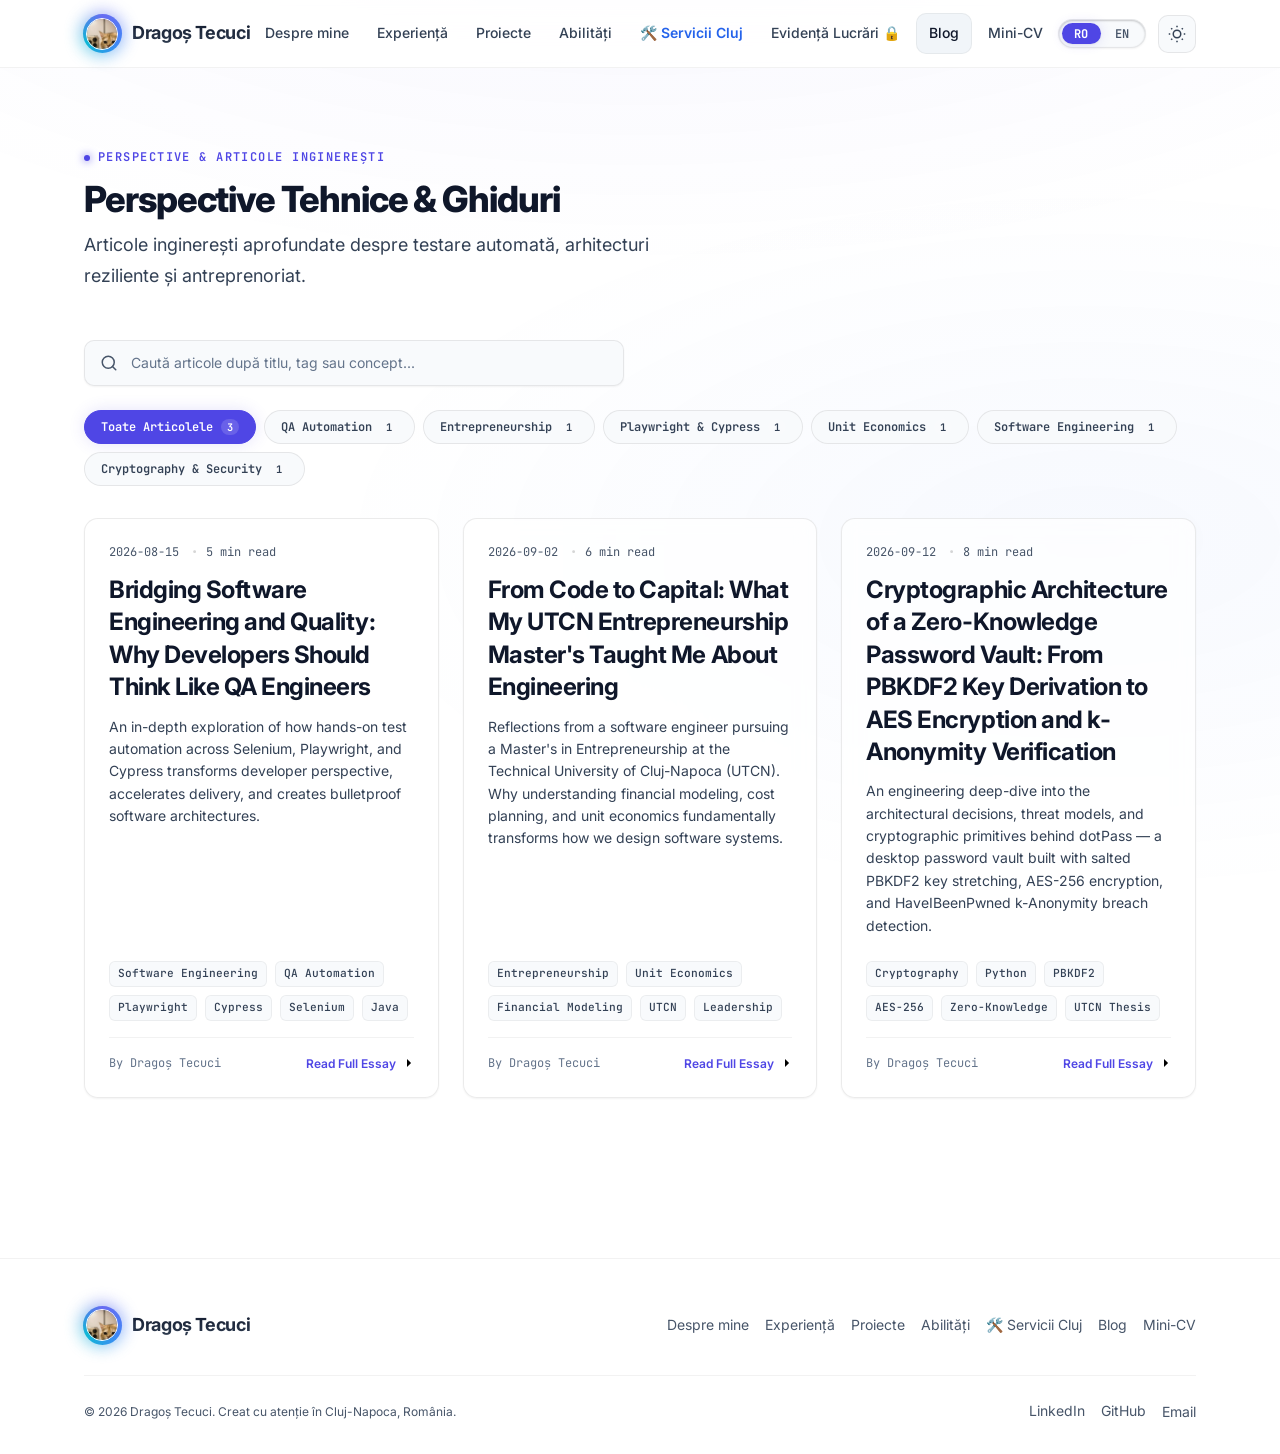
<file: blog.html>
<!DOCTYPE html>
<html lang="en" data-theme="dark">
<head>
  <meta charset="UTF-8">
  <meta name="viewport" content="width=device-width, initial-scale=1.0">
  <meta name="description" content="Technical blog and engineering essays by Dragoș Tecuci — Exploring modern test automation (Selenium, Playwright, Cypress), fullstack Java microservices, and entrepreneurship economics.">
  <meta name="author" content="Dragoș Tecuci">

  <title>Blog &amp; Engineering Writing — Dragoș Tecuci</title>

  <!-- Google Fonts Preconnect -->
  <link rel="preconnect" href="https://fonts.googleapis.com">
  <link rel="preconnect" href="https://fonts.gstatic.com" crossorigin>
  <link href="https://fonts.googleapis.com/css2?family=Inter:wght@400;500;600;700;800&family=JetBrains+Mono:wght@400;500;600;700&display=swap" rel="stylesheet">

  <!-- Production Design System Stylesheet -->
  <link rel="stylesheet" href="assets/css/style.css">
</head>
<body>

  <!-- Reading Progress Bar (Active when reading an article) -->
  <div class="reading-progress-container" aria-hidden="true">
    <div class="reading-progress-bar" id="reading-progress-bar"></div>
  </div>

  <!-- ============================================================================
       STICKY NAVBAR
       ============================================================================ -->
  <header class="site-navbar">
    <div class="container navbar-container">
      <a href="index.html" class="brand-logo" aria-label="Dragoș Tecuci Home">
        <span class="brand-mark"><img src="assets/images/me.jpg" alt="Dragoș Tecuci" class="brand-avatar-img"></span>
        <span class="brand-name">Dragoș Tecuci</span>
      </a>

      <!-- Desktop Navigation Menu -->
      <nav class="nav-menu" aria-label="Primary Navigation">
        <a href="index.html#about" class="nav-link" data-i18n="nav.about">Despre mine</a>
        <a href="index.html#experience" class="nav-link" data-i18n="nav.experience">Experiență</a>
        <a href="index.html#projects" class="nav-link" data-i18n="nav.projects">Proiecte</a>
        <a href="index.html#skills" class="nav-link" data-i18n="nav.skills">Abilități</a>
        <a href="services.html" class="nav-link" data-i18n="nav.services" style="color: var(--accent-secondary); font-weight: 600;">🛠️ Servicii Cluj</a>
        <a href="evidence.html" class="nav-link" data-i18n="nav.evidence">Evidență 🔒</a>
        <a href="blog.html" class="nav-link active" data-i18n="nav.blog">Blog</a>
        <a href="resume.html" class="nav-link" data-i18n="nav.resume">Mini-CV</a>
      </nav>

      <!-- Action Group: Language Toggle, Theme Toggle & Mobile Menu Trigger -->
      <div class="nav-actions">
        <!-- Language Switcher Pill -->
        <div class="lang-toggle" role="group" aria-label="Language selection">
          <button type="button" class="lang-btn active" data-lang="ro">RO</button>
          <button type="button" class="lang-btn" data-lang="en">EN</button>
        </div>

        <button class="theme-toggle-btn" type="button" aria-label="Toggle light or dark theme" title="Toggle color theme">
          <svg class="icon-moon" viewBox="0 0 24 24" aria-hidden="true">
            <path d="M21 12.79A9 9 0 1 1 11.21 3 7 7 0 0 0 21 12.79z"></path>
          </svg>
          <svg class="icon-sun" viewBox="0 0 24 24" aria-hidden="true">
            <circle cx="12" cy="12" r="5"></circle>
            <line x1="12" y1="1" x2="12" y2="3"></line>
            <line x1="12" y1="21" x2="12" y2="23"></line>
            <line x1="4.22" y1="4.22" x2="5.64" y2="5.64"></line>
            <line x1="18.36" y1="18.36" x2="19.78" y2="19.78"></line>
            <line x1="1" y1="12" x2="3" y2="12"></line>
            <line x1="21" y1="12" x2="23" y2="12"></line>
            <line x1="4.22" y1="19.78" x2="5.64" y2="18.36"></line>
            <line x1="18.36" y1="5.64" x2="19.78" y2="4.22"></line>
          </svg>
        </button>

        <button class="mobile-toggle-btn" type="button" aria-label="Open mobile navigation" aria-expanded="false">
          <span></span>
          <span></span>
          <span></span>
        </button>
      </div>
    </div>
  </header>

  <!-- Mobile Drawer -->
  <aside class="mobile-drawer" aria-label="Mobile Navigation">
    <div style="padding: var(--space-4); border-bottom: 1px solid var(--border-subtle); display: flex; align-items: center; justify-content: space-between;">
      <span style="font-size: 0.75rem; text-transform: uppercase; letter-spacing: 0.05em; color: var(--text-tertiary); font-weight: 700;">Limbă / Language</span>
      <div class="lang-toggle" role="group" aria-label="Language selection mobile">
        <button type="button" class="lang-btn active" data-lang="ro">RO</button>
        <button type="button" class="lang-btn" data-lang="en">EN</button>
      </div>
    </div>
    <a href="index.html#about" class="nav-link" data-i18n="nav.about">Despre mine</a>
    <a href="index.html#experience" class="nav-link" data-i18n="nav.experience">Experiență</a>
    <a href="index.html#projects" class="nav-link" data-i18n="nav.projects">Proiecte</a>
    <a href="index.html#skills" class="nav-link" data-i18n="nav.skills">Abilități</a>
    <a href="services.html" class="nav-link" data-i18n="nav.services" style="color: var(--accent-secondary); font-weight: 600;">🛠️ Servicii Cluj</a>
    <a href="evidence.html" class="nav-link" data-i18n="nav.evidence">Evidență Lucrări 🔒</a>
    <a href="blog.html" class="nav-link active" data-i18n="nav.blog">Blog</a>
    <a href="resume.html" class="nav-link" data-i18n="nav.resume">Mini-CV / Resume</a>
    <a href="index.html#contact" class="nav-link" data-i18n="nav.contact">Contact</a>
  </aside>

  <main id="main-content">
    <div class="container section">

      <!-- ========================================================================
           VIEW 1: ARTICLES LIST PORTAL (Shown when no ?post=... is selected)
           ======================================================================== -->
      <div id="articles-list-container">
        <div class="section-header">
          <span class="section-eyebrow" data-i18n="blog.eyebrow">Perspective &amp; Articole Inginerești</span>
          <h1 class="section-title" data-i18n="blog.header_title">The Engineering &amp; Venture Blog</h1>
          <p class="section-description" data-i18n="blog.header_desc">
            Essays on architectural shift-left quality, multi-framework test automation (Selenium, Playwright, Cypress), 
            and bridging technical systems with entrepreneurial unit economics.
          </p>
        </div>

        <!-- Search Bar -->
        <div class="search-wrapper">
          <svg class="search-icon" viewBox="0 0 24 24" fill="none" stroke="currentColor" stroke-width="2" stroke-linecap="round" stroke-linejoin="round">
            <circle cx="11" cy="11" r="8"></circle>
            <line x1="21" y1="21" x2="16.65" y2="16.65"></line>
          </svg>
          <input 
            type="search" 
            class="search-input" 
            id="blog-search-input" 
            placeholder="Search articles by title, topic, or keyword..." 
            data-i18n-attr="placeholder:blog.search_placeholder"
            aria-label="Search articles"
          >
        </div>

        <!-- Tag Filter Pills -->
        <div class="filter-bar" id="blog-tags-filter">
          <button class="filter-btn active" data-tag="all" type="button"><span class="filter-label" data-i18n="blog.filter_all">All Topics</span></button>
          <button class="filter-btn" data-tag="qa automation" type="button"><span class="filter-label">QA Automation</span></button>
          <button class="filter-btn" data-tag="entrepreneurship" type="button"><span class="filter-label">Entrepreneurship</span></button>
          <button class="filter-btn" data-tag="playwright" type="button"><span class="filter-label">Playwright &amp; Cypress</span></button>
          <button class="filter-btn" data-tag="unit economics" type="button"><span class="filter-label">Unit Economics</span></button>
          <button class="filter-btn" data-tag="software engineering" type="button"><span class="filter-label">Software Engineering</span></button>
          <button class="filter-btn" data-tag="cryptography" type="button"><span class="filter-label">Cryptography &amp; Security</span></button>
        </div>

        <!-- Articles Grid -->
        <div class="blog-grid" id="blog-cards-grid">
          <!-- Article 1 -->
          <article class="blog-card" data-tags="software engineering qa automation java playwright cypress selenium devops testing strategy">
            <div class="blog-meta">
              <span class="blog-date">2026-08-15</span>
              <span class="blog-read-time">5 min read</span>
            </div>
            <h2 class="blog-title">
              <a href="blog.html?post=bridging-engineering-and-quality">Bridging Software Engineering and Quality: Why Developers Should Think Like QA Engineers</a>
            </h2>
            <p class="blog-excerpt">
              An in-depth exploration of how hands-on test automation across Selenium, Playwright, and Cypress transforms developer perspective, accelerates delivery, and creates bulletproof software architectures.
            </p>
            <div class="tag-list" style="margin-bottom: var(--space-4);">
              <span class="tag">Software Engineering</span>
              <span class="tag">QA Automation</span>
              <span class="tag">Playwright</span>
              <span class="tag">Cypress</span>
              <span class="tag">Selenium</span>
              <span class="tag">Java</span>
            </div>
            <div class="blog-footer">
              <span class="text-muted text-mono" style="font-size: var(--font-size-xs);">By Dragoș Tecuci</span>
              <a href="blog.html?post=bridging-engineering-and-quality" class="blog-read-more">
                <span>Read Full Essay</span>
                <svg viewBox="0 0 24 24" style="width: 14px; height: 14px;"><path d="M5 12h14M12 5l7 7-7 7"/></svg>
              </a>
            </div>
          </article>

          <!-- Article 2 -->
          <article class="blog-card" data-tags="entrepreneurship software architecture financial modeling unit economics utcn engineering leadership">
            <div class="blog-meta">
              <span class="blog-date">2026-09-02</span>
              <span class="blog-read-time">6 min read</span>
            </div>
            <h2 class="blog-title">
              <a href="blog.html?post=tech-to-entrepreneurship-lessons">From Code to Capital: What My UTCN Entrepreneurship Master's Taught Me About Engineering</a>
            </h2>
            <p class="blog-excerpt">
              Reflections from a software engineer pursuing a Master's in Entrepreneurship at the Technical University of Cluj-Napoca (UTCN). Why understanding financial modeling, cost planning, and unit economics fundamentally transforms how we design software systems.
            </p>
            <div class="tag-list" style="margin-bottom: var(--space-4);">
              <span class="tag">Entrepreneurship</span>
              <span class="tag">Unit Economics</span>
              <span class="tag">Financial Modeling</span>
              <span class="tag">UTCN</span>
              <span class="tag">Leadership</span>
            </div>
            <div class="blog-footer">
              <span class="text-muted text-mono" style="font-size: var(--font-size-xs);">By Dragoș Tecuci</span>
              <a href="blog.html?post=tech-to-entrepreneurship-lessons" class="blog-read-more">
                <span>Read Full Essay</span>
                <svg viewBox="0 0 24 24" style="width: 14px; height: 14px;"><path d="M5 12h14M12 5l7 7-7 7"/></svg>
              </a>
            </div>
          </article>

          <!-- Article 3 -->
          <article class="blog-card" data-tags="cryptography python pbkdf2 aes-256 zero-knowledge security architecture utcn thesis dotpass">
            <div class="blog-meta">
              <span class="blog-date">2026-09-12</span>
              <span class="blog-read-time">8 min read</span>
            </div>
            <h2 class="blog-title">
              <a href="blog.html?post=dotpass-cryptographic-architecture">Cryptographic Architecture of a Zero-Knowledge Password Vault: From PBKDF2 Key Derivation to AES Encryption and k-Anonymity Verification</a>
            </h2>
            <p class="blog-excerpt">
              An engineering deep-dive into the architectural decisions, threat models, and cryptographic primitives behind dotPass — a desktop password vault built with salted PBKDF2 key stretching, AES-256 encryption, and HaveIBeenPwned k-Anonymity breach detection.
            </p>
            <div class="tag-list" style="margin-bottom: var(--space-4);">
              <span class="tag">Cryptography</span>
              <span class="tag">Python</span>
              <span class="tag">PBKDF2</span>
              <span class="tag">AES-256</span>
              <span class="tag">Zero-Knowledge</span>
              <span class="tag">UTCN Thesis</span>
            </div>
            <div class="blog-footer">
              <span class="text-muted text-mono" style="font-size: var(--font-size-xs);">By Dragoș Tecuci</span>
              <a href="blog.html?post=dotpass-cryptographic-architecture" class="blog-read-more">
                <span>Read Full Essay</span>
                <svg viewBox="0 0 24 24" style="width: 14px; height: 14px;"><path d="M5 12h14M12 5l7 7-7 7"/></svg>
              </a>
            </div>
          </article>
        </div>

        <!-- No search results state -->
        <div id="no-articles-message" style="display: none; text-align: center; padding: var(--space-16) 0;">
          <h3 style="color: var(--text-primary); margin-bottom: var(--space-2);">No matching articles found</h3>
          <p class="text-secondary">Try adjusting your search query or selecting "All Topics".</p>
        </div>
      </div>

      <!-- ========================================================================
           VIEW 2: ARTICLE READER VIEW (Active when reading an article via ?post=...)
           ======================================================================== -->
      <div id="article-reader-container" style="display: none;">
        <div id="article-reader-content">
          <!-- Content dynamically rendered via parseMarkdown() in app.js -->
        </div>
      </div>

    </div>
  </main>

  <!-- ============================================================================
       SITE FOOTER
       ============================================================================ -->
  <footer class="site-footer">
    <div class="container footer-container">
      <div class="footer-top">
        <a href="index.html" class="brand-logo">
          <span class="brand-mark"><img src="assets/images/me.jpg" alt="Dragoș Tecuci" class="brand-avatar-img"></span>
          <span class="brand-name">Dragoș Tecuci</span>
        </a>
        <div class="footer-links">
          <a href="index.html#about" class="footer-link" data-i18n="nav.about">Despre mine</a>
          <a href="index.html#experience" class="footer-link" data-i18n="nav.experience">Experiență</a>
          <a href="index.html#projects" class="footer-link" data-i18n="nav.projects">Proiecte</a>
          <a href="index.html#skills" class="footer-link" data-i18n="nav.skills">Abilități</a>
          <a href="services.html" class="footer-link" data-i18n="nav.services">🛠️ Servicii Cluj</a>
          <a href="blog.html" class="footer-link" data-i18n="nav.blog">Blog</a>
          <a href="resume.html" class="footer-link" data-i18n="nav.resume">Mini-CV</a>
        </div>
      </div>

      <div class="footer-bottom">
        <div data-i18n="footer.copy">
          &copy; 2026 Dragoș Tecuci. Creat cu atenție în Cluj-Napoca, România.
        </div>
        <div class="flex items-center gap-4">
          <a href="https://www.linkedin.com/in/tecuci-dragos" class="footer-link" target="_blank" rel="noopener noreferrer">LinkedIn</a>
          <a href="https://github.com/Dragosh7" class="footer-link" target="_blank" rel="noopener noreferrer">GitHub</a>
          <button type="button" class="footer-link" data-copy-text="tecuci.dragos@example.com" data-copy-message="Email copied to clipboard!" style="background: none; border: none; cursor: pointer; padding: 0;">Email</button>
        </div>
      </div>
    </div>
  </footer>

  <!-- Core Production Script -->
  <script src="assets/js/app.js"></script>
</body>
</html>
</file>
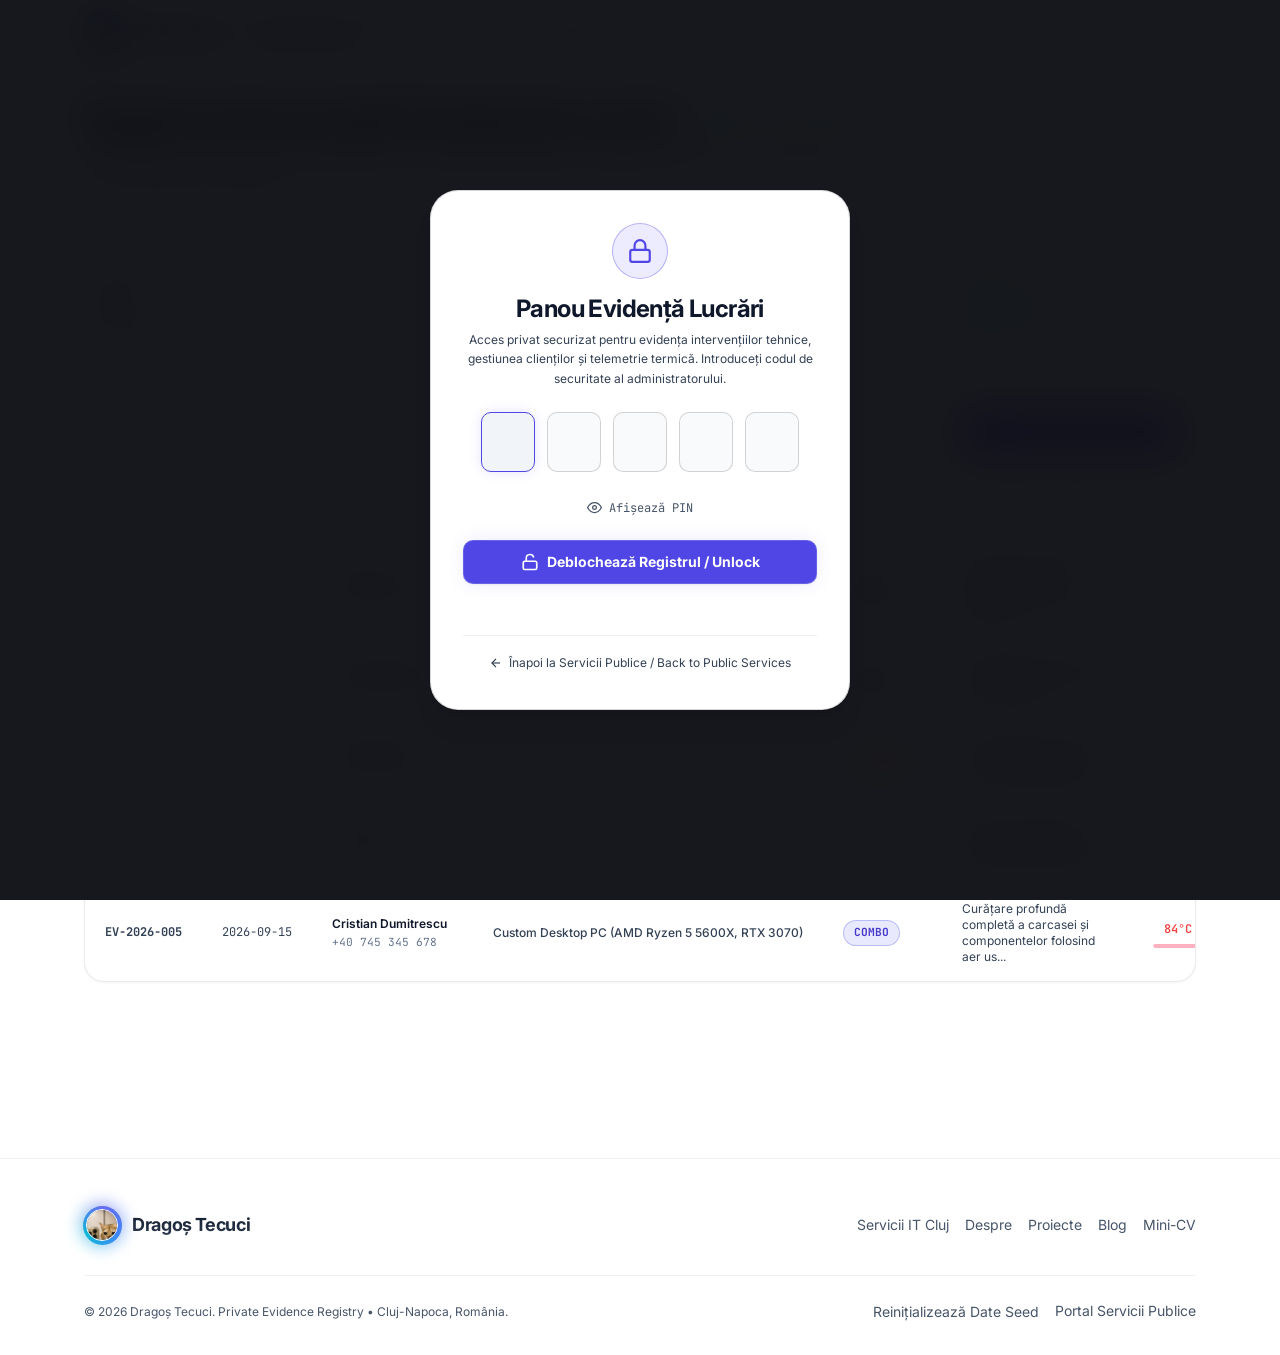
<file: evidence.html>
<!DOCTYPE html>
<html lang="ro" data-theme="dark">
<head>
  <meta charset="UTF-8">
  <meta name="viewport" content="width=device-width, initial-scale=1.0">
  <title>DT Service Registry — Evidență Lucrări &amp; Intervenții Tehnice | Dragoș Tecuci</title>
  <meta name="description" content="Registru privat securizat de evidență a lucrărilor de reparații IT, mentenanță termică și optimizări software/hardware — Dragoș Tecuci, Cluj-Napoca.">
  <meta name="author" content="Dragoș Tecuci">
  <meta name="robots" content="noindex, nofollow">

  <!-- Google Fonts Preconnect -->
  <link rel="preconnect" href="https://fonts.googleapis.com">
  <link rel="preconnect" href="https://fonts.gstatic.com" crossorigin>
  <link href="https://fonts.googleapis.com/css2?family=Inter:wght@400;500;600;700;800&family=JetBrains+Mono:wght@400;500;600;700;800&display=swap" rel="stylesheet">

  <!-- Production Design Tokens & Dedicated Modular Stylesheets -->
  <link rel="stylesheet" href="assets/css/style.css">
  <link rel="stylesheet" href="assets/css/services.css">

  <style>
    /* Specialized In-Page Enhancements for Private Evidence Registry */
    .registry-badge {
      display: inline-flex;
      align-items: center;
      gap: 0.35rem;
      padding: 0.2rem 0.6rem;
      background: rgba(99, 102, 241, 0.15);
      border: 1px solid rgba(99, 102, 241, 0.35);
      color: var(--accent-primary);
      border-radius: var(--radius-full);
      font-size: 0.65rem;
      font-family: var(--font-mono);
      font-weight: var(--font-bold);
      letter-spacing: 0.06em;
      text-transform: uppercase;
      margin-left: var(--space-2);
      vertical-align: middle;
    }

    .evidence-main-content {
      padding-top: var(--space-8);
      padding-bottom: var(--space-16);
      min-height: calc(100vh - var(--navbar-height) - 120px);
    }

    .evidence-header-block {
      margin-bottom: var(--space-8);
    }

    .evidence-page-title {
      font-size: clamp(1.6rem, 3vw, 2.2rem);
      font-weight: var(--font-extrabold);
      color: var(--text-primary);
      letter-spacing: -0.03em;
      margin-bottom: var(--space-2);
      display: flex;
      align-items: center;
      gap: var(--space-3);
      flex-wrap: wrap;
    }

    .evidence-page-desc {
      font-size: var(--font-size-sm);
      color: var(--text-secondary);
      max-width: 780px;
      line-height: var(--leading-normal);
    }

    /* Category Badges */
    .category-badge {
      display: inline-flex;
      align-items: center;
      gap: 0.35rem;
      padding: 0.2rem 0.6rem;
      border-radius: var(--radius-full);
      font-size: 0.7rem;
      font-family: var(--font-mono);
      font-weight: var(--font-bold);
      letter-spacing: 0.02em;
      text-transform: uppercase;
    }

    .category-badge.category-combo {
      background: rgba(99, 102, 241, 0.12);
      color: #818cf8;
      border: 1px solid rgba(99, 102, 241, 0.35);
    }

    [data-theme="light"] .category-badge.category-combo,
    body.light-theme .category-badge.category-combo {
      color: #4338ca;
      background: rgba(99, 102, 241, 0.14);
      border-color: rgba(99, 102, 241, 0.35);
    }

    .category-badge.category-hardware {
      background: rgba(245, 158, 11, 0.12);
      color: #fbbf24;
      border: 1px solid rgba(245, 158, 11, 0.35);
    }

    [data-theme="light"] .category-badge.category-hardware,
    body.light-theme .category-badge.category-hardware {
      color: #b45309;
      background: rgba(245, 158, 11, 0.14);
      border-color: rgba(245, 158, 11, 0.4);
    }

    .category-badge.category-software {
      background: rgba(56, 189, 248, 0.12);
      color: #38bdf8;
      border: 1px solid rgba(56, 189, 248, 0.35);
    }

    [data-theme="light"] .category-badge.category-software,
    body.light-theme .category-badge.category-software {
      color: #0284c7;
      background: rgba(56, 189, 248, 0.14);
      border-color: rgba(56, 189, 248, 0.4);
    }

    /* Action Print Hover */
    .btn-table-action.action-print:hover {
      color: var(--temp-cool);
      border-color: rgba(16, 185, 129, 0.4);
      background: var(--temp-cool-bg);
    }

    /* PIN Gate Additions */
    .pin-actions-row {
      display: flex;
      align-items: center;
      justify-content: center;
      margin-bottom: var(--space-5);
    }

    .btn-pin-toggle {
      display: inline-flex;
      align-items: center;
      gap: 0.4rem;
      background: transparent;
      border: none;
      color: var(--text-tertiary);
      font-size: var(--font-size-xs);
      font-family: var(--font-mono);
      cursor: pointer;
      padding: var(--space-1) var(--space-2);
      border-radius: var(--radius-sm);
      transition: color var(--transition-fast);
    }

    .btn-pin-toggle:hover {
      color: var(--text-primary);
    }

    .btn-pin-toggle svg {
      width: 15px;
      height: 15px;
      stroke: currentColor;
      fill: none;
      stroke-width: 2;
    }

    .pin-unlock-btn {
      width: 100%;
      display: inline-flex;
      align-items: center;
      justify-content: center;
      gap: var(--space-2);
      padding: 0.75rem 1.25rem;
      font-weight: var(--font-bold);
      font-size: var(--font-size-sm);
      border-radius: var(--radius-md);
      cursor: pointer;
      margin-bottom: var(--space-4);
    }

    .pin-unlock-btn svg {
      width: 18px;
      height: 18px;
      stroke: currentColor;
      fill: none;
      stroke-width: 2.2;
    }

    .pin-footer-links {
      border-top: 1px solid var(--border-subtle);
      padding-top: var(--space-4);
      margin-top: var(--space-2);
    }

    .pin-back-link {
      display: inline-flex;
      align-items: center;
      gap: 0.4rem;
      font-size: var(--font-size-xs);
      color: var(--text-secondary);
      text-decoration: none;
      transition: color var(--transition-fast);
    }

    .pin-back-link:hover {
      color: var(--accent-primary);
    }

    /* Modal Form Controls */
    .form-row {
      display: flex;
      gap: var(--space-4);
    }

    .form-helper {
      font-size: 0.7rem;
      color: var(--text-muted);
      margin-top: 2px;
    }

    .modal-close-btn {
      background: transparent;
      border: none;
      color: var(--text-tertiary);
      cursor: pointer;
      display: inline-flex;
      align-items: center;
      justify-content: center;
      width: 32px;
      height: 32px;
      border-radius: var(--radius-md);
      transition: all var(--transition-fast);
    }

    .modal-close-btn:hover {
      color: var(--text-primary);
      background: var(--bg-tertiary);
    }

    .modal-close-btn svg {
      width: 18px;
      height: 18px;
      stroke: currentColor;
      fill: none;
      stroke-width: 2.2;
    }

    /* Job Details Modal Formatting */
    .job-details-grid {
      display: flex;
      flex-direction: column;
      gap: var(--space-5);
    }

    .job-details-header-card {
      display: flex;
      justify-content: space-between;
      align-items: center;
      flex-wrap: wrap;
      gap: var(--space-3);
      padding: var(--space-4);
      background: var(--bg-secondary);
      border: 1px solid var(--border-default);
      border-radius: var(--radius-lg);
    }

    .job-meta-title {
      font-family: var(--font-mono);
      font-size: var(--font-size-lg);
      font-weight: var(--font-extrabold);
      color: var(--accent-primary);
    }

    .job-meta-sub {
      font-size: var(--font-size-xs);
      color: var(--text-tertiary);
    }

    .job-info-columns {
      display: grid;
      grid-template-columns: 1fr 1fr;
      gap: var(--space-4);
    }

    @media (max-width: 600px) {
      .job-info-columns {
        grid-template-columns: 1fr;
      }
    }

    .job-info-box {
      padding: var(--space-4);
      background: var(--bg-secondary);
      border: 1px solid var(--border-subtle);
      border-radius: var(--radius-lg);
    }

    .job-info-box-title {
      font-size: var(--font-size-xs);
      font-family: var(--font-mono);
      font-weight: var(--font-bold);
      color: var(--text-tertiary);
      text-transform: uppercase;
      letter-spacing: 0.05em;
      margin-bottom: var(--space-2);
      border-bottom: 1px solid var(--border-subtle);
      padding-bottom: var(--space-1);
    }

    .job-info-value {
      font-size: var(--font-size-sm);
      color: var(--text-primary);
      line-height: var(--leading-normal);
    }

    .job-thermal-badge-card {
      display: flex;
      align-items: center;
      justify-content: space-between;
      padding: var(--space-4);
      background: linear-gradient(135deg, var(--temp-hot-bg) 0%, var(--temp-cool-bg) 100%);
      border: 1px solid var(--border-default);
      border-radius: var(--radius-lg);
    }

    .thermal-metric-item {
      display: flex;
      flex-direction: column;
      align-items: center;
    }

    .thermal-metric-label {
      font-size: 0.7rem;
      font-family: var(--font-mono);
      color: var(--text-tertiary);
      text-transform: uppercase;
    }

    .thermal-metric-val {
      font-family: var(--font-mono);
      font-size: 1.35rem;
      font-weight: var(--font-extrabold);
    }

    .thermal-metric-val.hot { color: var(--temp-hot); }
    .thermal-metric-val.cool { color: var(--temp-cool); }

    .thermal-metric-delta {
      padding: 0.25rem 0.75rem;
      background: var(--temp-cool);
      color: #ffffff;
      font-family: var(--font-mono);
      font-size: var(--font-size-sm);
      font-weight: var(--font-extrabold);
      border-radius: var(--radius-full);
      box-shadow: 0 0 12px var(--temp-cool-glow);
    }

    /* Toast Notification Styles */
    .toast-container {
      position: fixed;
      bottom: var(--space-6);
      right: var(--space-6);
      z-index: 9999;
      display: flex;
      flex-direction: column;
      gap: var(--space-3);
      pointer-events: none;
    }

    .toast {
      display: flex;
      align-items: center;
      gap: var(--space-3);
      padding: var(--space-3) var(--space-5);
      background: var(--bg-elevated);
      border: 1px solid var(--border-strong);
      border-radius: var(--radius-lg);
      box-shadow: var(--shadow-xl);
      color: var(--text-primary);
      font-size: var(--font-size-sm);
      font-weight: var(--font-medium);
      opacity: 0;
      transform: translateY(16px);
      transition: all 0.25s var(--ease-spring);
      pointer-events: auto;
    }

    .toast.toast-show {
      opacity: 1;
      transform: translateY(0);
    }

    .toast-icon {
      width: 18px;
      height: 18px;
      stroke: var(--accent-emerald);
      fill: none;
      stroke-width: 2.2;
      flex-shrink: 0;
    }

    /* Empty State for Table */
    .evidence-empty-state {
      padding: var(--space-12) var(--space-4);
      text-align: center;
      display: flex;
      flex-direction: column;
      align-items: center;
      gap: var(--space-3);
    }

    .empty-state-icon {
      width: 48px;
      height: 48px;
      border-radius: 50%;
      background: var(--bg-secondary);
      border: 1px solid var(--border-default);
      display: flex;
      align-items: center;
      justify-content: center;
      color: var(--text-tertiary);
    }

    .empty-state-icon svg {
      width: 22px;
      height: 22px;
      stroke: currentColor;
      fill: none;
      stroke-width: 2;
    }

    .empty-state-title {
      font-size: var(--font-size-md);
      font-weight: var(--font-bold);
      color: var(--text-primary);
    }

    .empty-state-desc {
      font-size: var(--font-size-xs);
      color: var(--text-secondary);
      max-width: 420px;
    }

    /* Print Formatting Control */
    @media screen {
      .printable-job-sheet {
        display: none !important;
      }
    }

    @media print {
      body.printing-single-receipt .site-navbar,
      body.printing-single-receipt .evidence-stats-bar,
      body.printing-single-receipt .evidence-toolbar,
      body.printing-single-receipt .evidence-table-container,
      body.printing-single-receipt .evidence-modal-backdrop,
      body.printing-single-receipt .site-footer,
      body.printing-single-receipt .toast-container,
      body.printing-single-receipt .evidence-header-block {
        display: none !important;
      }

      body.printing-single-receipt .printable-job-sheet {
        display: block !important;
        padding: 24pt !important;
      }
    }
  </style>
</head>
<body>

  <!-- ============================================================================
       1. PIN AUTHENTICATION GATE OVERLAY (.pin-gate-overlay)
       ============================================================================ -->
  <div id="pinGateOverlay" class="pin-gate-overlay" aria-modal="true" role="dialog" aria-labelledby="pinGateTitle">
    <div class="pin-gate-card" id="pinGateCard">
      <div class="pin-lock-icon">
        <svg viewBox="0 0 24 24">
          <rect x="3" y="11" width="18" height="11" rx="2" ry="2"></rect>
          <path d="M7 11V7a5 5 0 0 1 10 0v4"></path>
        </svg>
      </div>

      <h2 id="pinGateTitle" class="pin-gate-title">Panou Evidență Lucrări</h2>
      <p class="pin-gate-desc">
        Acces privat securizat pentru evidența intervențiilor tehnice, gestiunea clienților și telemetrie termică. Introduceți codul de securitate al administratorului.
      </p>

      <form id="pinGateForm" onsubmit="return false;">
        <div class="pin-input-group" id="pinInputGroup">
          <input type="password" class="pin-digit-input" maxlength="1" autocomplete="off" data-index="0" aria-label="PIN char 1" autofocus>
          <input type="password" class="pin-digit-input" maxlength="1" autocomplete="off" data-index="1" aria-label="PIN char 2">
          <input type="password" class="pin-digit-input" maxlength="1" autocomplete="off" data-index="2" aria-label="PIN char 3">
          <input type="password" class="pin-digit-input" maxlength="1" autocomplete="off" data-index="3" aria-label="PIN char 4">
          <input type="password" class="pin-digit-input" maxlength="1" autocomplete="off" data-index="4" aria-label="PIN char 5">
        </div>

        <div class="pin-actions-row">
          <button type="button" class="btn-pin-toggle" id="btnTogglePinVisibility" title="Comută vizibilitate PIN">
            <svg id="pinEyeIcon" viewBox="0 0 24 24">
              <path d="M1 12s4-8 11-8 11 8 11 8-4 8-11 8-11-8-11-8z"></path>
              <circle cx="12" cy="12" r="3"></circle>
            </svg>
            <span id="pinToggleLabel">Afișează PIN</span>
          </button>
        </div>

        <button type="button" id="btnPinUnlock" class="btn btn-primary pin-unlock-btn">
          <svg viewBox="0 0 24 24">
            <rect x="3" y="11" width="18" height="11" rx="2" ry="2"></rect>
            <path d="M7 11V7a5 5 0 0 1 9.9-1"></path>
          </svg>
          <span>Deblochează Registrul / Unlock</span>
        </button>

        <div id="pinErrorMessage" class="pin-error-message" role="alert"></div>

        <div class="pin-footer-links">
          <a href="services.html" class="pin-back-link">
            <svg viewBox="0 0 24 24" style="width: 14px; height: 14px; stroke: currentColor; fill: none; stroke-width: 2;">
              <line x1="19" y1="12" x2="5" y2="12"></line>
              <polyline points="12 19 5 12 12 5"></polyline>
            </svg>
            <span>Înapoi la Servicii Publice / Back to Public Services</span>
          </a>
        </div>
      </form>
    </div>
  </div>

  <!-- ============================================================================
       2. TOP NAVIGATION & ACTION BAR
       ============================================================================ -->
  <header class="site-navbar">
    <div class="container navbar-container">
      <a href="evidence.html" class="brand-logo" aria-label="DT Service Registry">
        <span class="brand-mark"><img src="assets/images/me.jpg" alt="Dragoș Tecuci" class="brand-avatar-img"></span>
        <span class="brand-name">
          DT Registry
          <span class="registry-badge">Evidență Lucrări</span>
        </span>
      </a>

      <!-- Desktop Navigation Links -->
      <nav class="nav-menu" aria-label="Registry Navigation">
        <a href="services.html" class="nav-link" title="Pagina publică de prezentare a serviciilor și estimări">
          <svg viewBox="0 0 24 24" style="width: 14px; height: 14px; stroke: currentColor; fill: none; stroke-width: 2; margin-right: 4px;">
            <circle cx="12" cy="12" r="10"></circle>
            <line x1="2" y1="12" x2="22" y2="12"></line>
            <path d="M12 2a15.3 15.3 0 0 1 4 10 15.3 15.3 0 0 1-4 10 15.3 15.3 0 0 1-4-10 15.3 15.3 0 0 1 4-10z"></path>
          </svg>
          <span>Servicii Publice</span>
        </a>
        <a href="index.html" class="nav-link" title="Portofoliul principal Dragoș Tecuci">
          <svg viewBox="0 0 24 24" style="width: 14px; height: 14px; stroke: currentColor; fill: none; stroke-width: 2; margin-right: 4px;">
            <path d="M3 9l9-7 9 7v11a2 2 0 0 1-2 2H5a2 2 0 0 1-2-2z"></path>
            <polyline points="9 22 9 12 15 12 15 22"></polyline>
          </svg>
          <span>Portofoliu</span>
        </a>
      </nav>

      <!-- Action Group: Export Tools, PIN Management & Theme Toggle -->
      <div class="nav-actions">
        <!-- Export CSV Button -->
        <button type="button" id="btnExportCsv" class="btn-export" title="Descarcă registrul în format CSV (compatibil Excel cu caractere românești)">
          <svg viewBox="0 0 24 24">
            <path d="M21 15v4a2 2 0 0 1-2 2H5a2 2 0 0 1-2-2v-4"></path>
            <polyline points="7 10 12 15 17 10"></polyline>
            <line x1="12" y1="15" x2="12" y2="3"></line>
          </svg>
          <span>Export CSV</span>
        </button>

        <!-- Export JSON Button -->
        <button type="button" id="btnExportJson" class="btn-export" title="Exportă backup complet structurat JSON">
          <svg viewBox="0 0 24 24">
            <path d="M14 2H6a2 2 0 0 0-2 2v16a2 2 0 0 0 2 2h12a2 2 0 0 0 2-2V8z"></path>
            <polyline points="14 2 14 8 20 8"></polyline>
            <line x1="16" y1="13" x2="8" y2="13"></line>
            <line x1="16" y1="17" x2="8" y2="17"></line>
            <polyline points="10 9 9 9 8 9"></polyline>
          </svg>
          <span>Export JSON</span>
        </button>

        <!-- Change PIN Action -->
        <button type="button" id="btnOpenChangePin" class="btn-export" title="Schimbă codul PIN de securitate">
          <svg viewBox="0 0 24 24">
            <rect x="3" y="11" width="18" height="11" rx="2" ry="2"></rect>
            <path d="M7 11V7a5 5 0 0 1 10 0v4"></path>
          </svg>
          <span>Schimbă PIN</span>
        </button>

        <!-- Theme Toggle -->
        <button class="theme-toggle-btn" type="button" aria-label="Comută tema întunecată / luminoasă" title="Comută tema">
          <!-- Moon Icon (Dark Mode active) -->
          <svg class="icon-moon" viewBox="0 0 24 24" aria-hidden="true">
            <path d="M21 12.79A9 9 0 1 1 11.21 3 7 7 0 0 0 21 12.79z"></path>
          </svg>
          <!-- Sun Icon (Light Mode active) -->
          <svg class="icon-sun" viewBox="0 0 24 24" aria-hidden="true">
            <circle cx="12" cy="12" r="5"></circle>
            <line x1="12" y1="1" x2="12" y2="3"></line>
            <line x1="12" y1="21" x2="12" y2="23"></line>
            <line x1="4.22" y1="4.22" x2="5.64" y2="5.64"></line>
            <line x1="18.36" y1="18.36" x2="19.78" y2="19.78"></line>
            <line x1="1" y1="12" x2="3" y2="12"></line>
            <line x1="21" y1="12" x2="23" y2="12"></line>
            <line x1="4.22" y1="19.78" x2="5.64" y2="18.36"></line>
            <line x1="18.36" y1="5.64" x2="19.78" y2="4.22"></line>
          </svg>
        </button>

        <!-- Lock Button -->
        <button type="button" id="btnLockRegistry" class="btn-export" title="Blochează panoul și cere PIN la re-accesare" style="color: var(--accent-rose);">
          <svg viewBox="0 0 24 24">
            <rect x="3" y="11" width="18" height="11" rx="2" ry="2"></rect>
            <path d="M7 11V7a5 5 0 0 1 10 0v4"></path>
          </svg>
          <span>Blochează</span>
        </button>
      </div>
    </div>
  </header>

  <!-- ============================================================================
       3. MAIN EVIDENCE DASHBOARD CONTAINER
       ============================================================================ -->
  <main class="container evidence-main-content">

    <!-- Page Title & Scope Header -->
    <div class="evidence-header-block">
      <h1 class="evidence-page-title">
        <span>Registru Intervenții &amp; Evidență Lucrări</span>
        <span class="live-status-pill">
          <span class="live-status-dot"></span>
          <span>Sincronizat LocalStorage</span>
        </span>
      </h1>
      <p class="evidence-page-desc">
        Evidența internă securizată a intervențiilor tehnice, curățărilor profesionale cu pastă termică premium și optimizărilor de sistem realizate în Cluj-Napoca.
      </p>
    </div>

    <!-- ============================================================================
         4. KPI STATS DASHBOARD (.evidence-stats-bar & .kpi-grid)
         ============================================================================ -->
    <section class="evidence-stats-bar" aria-label="Statistici Cheie Service">
      <div class="kpi-grid">
        <!-- KPI 1: Total Lucrări -->
        <div class="kpi-card">
          <div class="kpi-header">
            <span class="kpi-label">Total Lucrări</span>
            <div class="kpi-icon-wrap" style="color: var(--accent-primary);">
              <svg viewBox="0 0 24 24">
                <rect x="2" y="3" width="20" height="14" rx="2" ry="2"></rect>
                <line x1="8" y1="21" x2="16" y2="21"></line>
                <line x1="12" y1="17" x2="12" y2="21"></line>
              </svg>
            </div>
          </div>
          <div class="kpi-val" id="kpiTotalJobs">0</div>
          <div class="kpi-trend trend-neutral">
            <span>Intervenții înregistrate</span>
          </div>
        </div>

        <!-- KPI 2: Finalizate / Completed -->
        <div class="kpi-card">
          <div class="kpi-header">
            <span class="kpi-label">Finalizate &amp; Predate</span>
            <div class="kpi-icon-wrap" style="color: var(--temp-cool);">
              <svg viewBox="0 0 24 24">
                <path d="M22 11.08V12a10 10 0 1 1-5.93-9.14"></path>
                <polyline points="22 4 12 14.01 9 11.01"></polyline>
              </svg>
            </div>
          </div>
          <div class="kpi-val" id="kpiCompletedJobs" style="color: var(--temp-cool);">0</div>
          <div class="kpi-trend trend-positive" id="kpiCompletedRate">
            <span>100% rată succes</span>
          </div>
        </div>

        <!-- KPI 3: Venituri Generate (RON) -->
        <div class="kpi-card">
          <div class="kpi-header">
            <span class="kpi-label">Venituri Generate</span>
            <div class="kpi-icon-wrap" style="color: var(--combo-accent);">
              <svg viewBox="0 0 24 24">
                <line x1="12" y1="1" x2="12" y2="23"></line>
                <path d="M17 5H9.5a3.5 3.5 0 0 0 0 7h5a3.5 3.5 0 0 1 0 7H6"></path>
              </svg>
            </div>
          </div>
          <div class="kpi-val" id="kpiTotalRevenue">0 RON</div>
          <div class="kpi-trend trend-neutral">
            <span>Încasări totale service</span>
          </div>
        </div>

        <!-- KPI 4: Reducere Medie Temperatură -->
        <div class="kpi-card">
          <div class="kpi-header">
            <span class="kpi-label">Reducere Medie Temp.</span>
            <div class="kpi-icon-wrap" style="color: var(--temp-hot);">
              <svg viewBox="0 0 24 24">
                <path d="M14 14.76V3.5a2.5 2.5 0 0 0-5 0v11.26a4.5 4.5 0 1 0 5 0z"></path>
              </svg>
            </div>
          </div>
          <div class="kpi-val" id="kpiAvgThermalDrop" style="color: var(--temp-cool);">-0.0 °C</div>
          <div class="kpi-trend trend-positive">
            <span>Eficiență termică dovedită</span>
          </div>
        </div>
      </div>
    </section>

    <!-- ============================================================================
         5. SEARCH & FILTER TOOLBAR (.evidence-toolbar)
         ============================================================================ -->
    <section class="evidence-toolbar" aria-label="Bara de Căutare și Filtrare">
      <div class="evidence-toolbar-left">
        <!-- Search Input -->
        <div class="evidence-search-wrap">
          <svg viewBox="0 0 24 24">
            <circle cx="11" cy="11" r="8"></circle>
            <line x1="21" y1="21" x2="16.65" y2="16.65"></line>
          </svg>
          <input type="search" id="evidenceSearchInput" class="evidence-search-input" placeholder="Caută client, telefon, model dispozitiv, note..." autocomplete="off">
        </div>

        <!-- Category Dropdown Filter -->
        <select id="evidenceCategoryFilter" class="evidence-select" aria-label="Filtru Categorie">
          <option value="all">Toate Categoriile</option>
          <option value="Hardware">Hardware</option>
          <option value="Software">Software</option>
          <option value="Combo">Pachet Combo</option>
        </select>

        <!-- Status Dropdown Filter -->
        <select id="evidenceStatusFilter" class="evidence-select" aria-label="Filtru Status">
          <option value="all">Toate Statusurile</option>
          <option value="Delivered">Predat / Delivered</option>
          <option value="Completed">Finalizat / Completed</option>
          <option value="In Progress">În Lucru / In Progress</option>
        </select>
      </div>

      <div class="evidence-toolbar-right">
        <!-- Add New Job Button -->
        <button type="button" id="btnAddNewJob" class="btn-add-record">
          <svg viewBox="0 0 24 24">
            <line x1="12" y1="5" x2="12" y2="19"></line>
            <line x1="5" y1="12" x2="19" y2="12"></line>
          </svg>
          <span>+ Adaugă Intervenție Nouă</span>
        </button>
      </div>
    </section>

    <!-- ============================================================================
         6. PROFESSIONAL DATA TABLE (.evidence-table-container)
         ============================================================================ -->
    <section class="evidence-table-container" aria-label="Tabelul Intervențiilor Tehnice">
      <table class="evidence-table" id="evidenceTable">
        <thead>
          <tr>
            <th>ID</th>
            <th>Data</th>
            <th>Client &amp; Telefon</th>
            <th>Model Dispozitiv</th>
            <th>Categorie</th>
            <th>Operațiuni Efectuate</th>
            <th>Temp. Înainte / După</th>
            <th>Preț</th>
            <th>Status</th>
            <th style="text-align: right;">Acțiuni</th>
          </tr>
        </thead>
        <tbody id="evidenceTableBody">
          <!-- Dynamically populated by evidence.js -->
        </tbody>
      </table>

      <!-- Empty State -->
      <div id="evidenceEmptyState" class="evidence-empty-state" style="display: none;">
        <div class="empty-state-icon">
          <svg viewBox="0 0 24 24">
            <circle cx="11" cy="11" r="8"></circle>
            <line x1="21" y1="21" x2="16.65" y2="16.65"></line>
          </svg>
        </div>
        <div class="empty-state-title">Nicio intervenție găsită</div>
        <p class="empty-state-desc">Nu a fost găsită nicio înregistrare conform filtrelor de căutare selectate.</p>
        <button type="button" id="btnResetFilters" class="btn-export" style="margin-top: var(--space-2);">
          Resetează Filtrele
        </button>
      </div>
    </section>

  </main>

  <!-- ============================================================================
       7. SITE FOOTER
       ============================================================================ -->
  <footer class="site-footer">
    <div class="container footer-container">
      <div class="footer-top">
        <a href="index.html" class="brand-logo">
          <span class="brand-mark"><img src="assets/images/me.jpg" alt="Dragoș Tecuci" class="brand-avatar-img"></span>
          <span class="brand-name">Dragoș Tecuci</span>
        </a>
        <div class="footer-links">
          <a href="services.html" class="footer-link">Servicii IT Cluj</a>
          <a href="index.html#about" class="footer-link">Despre</a>
          <a href="index.html#projects" class="footer-link">Proiecte</a>
          <a href="blog.html" class="footer-link">Blog</a>
          <a href="resume.html" class="footer-link">Mini-CV</a>
        </div>
      </div>
      <div class="footer-bottom">
        <div>
          &copy; 2026 Dragoș Tecuci. Private Evidence Registry &bull; Cluj-Napoca, România.
        </div>
        <div class="flex items-center gap-4">
          <button type="button" id="btnRestoreSeedData" class="footer-link" style="background:none; border:none; padding:0; cursor:pointer;" title="Reîncarcă cele 5 înregistrări inițiale din fișierul seed">
            Reinițializează Date Seed
          </button>
          <a href="services.html" class="footer-link">Portal Servicii Publice</a>
        </div>
      </div>
    </div>
  </footer>

  <!-- ============================================================================
       8. MODAL: ADAUGĂ / EDITEAZĂ INTERVENȚIE (.evidence-modal-backdrop)
       ============================================================================ -->
  <div id="jobModalBackdrop" class="evidence-modal-backdrop" aria-modal="true" role="dialog" aria-labelledby="jobModalTitle">
    <div class="evidence-modal">
      <div class="evidence-modal-header">
        <h3 id="jobModalTitle" class="evidence-modal-title">Adaugă Intervenție Nouă</h3>
        <button type="button" class="modal-close-btn" id="btnCloseJobModal" aria-label="Închide fereastra">
          <svg viewBox="0 0 24 24">
            <line x1="18" y1="6" x2="6" y2="18"></line>
            <line x1="6" y1="6" x2="18" y2="18"></line>
          </svg>
        </button>
      </div>

      <div class="evidence-modal-body">
        <form id="jobForm">
          <input type="hidden" id="formJobId" name="id">

          <div class="evidence-form-grid">
            <!-- Client Name -->
            <div class="form-group">
              <label for="formClientName" class="form-label">Nume Client *</label>
              <input type="text" id="formClientName" class="form-input" placeholder="ex: Mihai Popescu" required>
            </div>

            <!-- Client Phone -->
            <div class="form-group">
              <label for="formClientPhone" class="form-label">Telefon Client *</label>
              <input type="tel" id="formClientPhone" class="form-input" placeholder="ex: +40 742 123 456" required>
            </div>

            <!-- Device Model -->
            <div class="form-group">
              <label for="formDeviceModel" class="form-label">Model Dispozitiv *</label>
              <input type="text" id="formDeviceModel" class="form-input" placeholder="ex: Lenovo Legion Y540-15IRH" required>
            </div>

            <!-- Category -->
            <div class="form-group">
              <label for="formCategory" class="form-label">Categorie Intervenție *</label>
              <select id="formCategory" class="form-select-ctrl" required>
                <option value="Combo">Combo (Hardware + Software)</option>
                <option value="Hardware">Hardware (Curățare / Pastă / Piese)</option>
                <option value="Software">Software (OS / Optimizare / Date)</option>
              </select>
            </div>

            <!-- Date -->
            <div class="form-group">
              <label for="formDate" class="form-label">Data Intervenției *</label>
              <input type="date" id="formDate" class="form-input" required>
            </div>

            <!-- Status -->
            <div class="form-group">
              <label for="formStatus" class="form-label">Status *</label>
              <select id="formStatus" class="form-select-ctrl" required>
                <option value="Delivered">Predat / Delivered</option>
                <option value="Completed">Finalizat / Completed</option>
                <option value="In Progress">În Lucru / In Progress</option>
              </select>
            </div>

            <!-- Price (RON) -->
            <div class="form-group">
              <label for="formPrice" class="form-label">Preț (RON) *</label>
              <input type="number" id="formPrice" class="form-input" min="0" step="5" placeholder="ex: 220" required>
            </div>

            <!-- Temperatures in 2 columns -->
            <div class="form-group">
              <label for="formTempBefore" class="form-label">Temp. Înainte (°C)</label>
              <input type="number" id="formTempBefore" class="form-input" min="0" max="120" placeholder="ex: 95">
              <span class="form-helper">Temperatură maximă înregistrată la recepție</span>
            </div>

            <div class="form-group">
              <label for="formTempAfter" class="form-label">Temp. După (°C)</label>
              <input type="number" id="formTempAfter" class="form-input" min="0" max="120" placeholder="ex: 69">
              <span class="form-helper">Temperatură obținută după service</span>
            </div>

            <!-- Issues Reported -->
            <div class="form-group form-group-full">
              <label for="formIssuesReported" class="form-label">Defecțiuni &amp; Simptome Reclamate *</label>
              <textarea id="formIssuesReported" class="form-textarea" placeholder="Descrieți simptomele raportate de client (supraîncălzire, throttling, zgomot, erori OS)..." required></textarea>
            </div>

            <!-- Actions Taken -->
            <div class="form-group form-group-full">
              <label for="formActionsTaken" class="form-label">Operațiuni Efectuate &amp; Soluții Tehnice *</label>
              <textarea id="formActionsTaken" class="form-textarea" placeholder="Descrieți intervenția pas cu pas (dezasamblare, pastă termică, decolmatare, reinstalare, teste stabilitate)..." required></textarea>
            </div>

            <!-- Notes -->
            <div class="form-group form-group-full">
              <label for="formNotes" class="form-label">Note Suplimentare, Locație Predare &amp; Garanție</label>
              <textarea id="formNotes" class="form-textarea" placeholder="ex: Predat clientului în cartierul Mănăștur. Test Cinebench efectuat live. Garanție 30 zile inclusă."></textarea>
            </div>
          </div>
        </form>
      </div>

      <div class="evidence-modal-footer">
        <button type="button" class="btn-export" id="btnCancelJobForm">Anulează</button>
        <button type="button" class="btn-add-record" id="btnSaveJobForm">Salvează Intervenția</button>
      </div>
    </div>
  </div>

  <!-- ============================================================================
       9. MODAL: DETALII INTERVENȚIE & PRINT RECEIPT
       ============================================================================ -->
  <div id="detailsModalBackdrop" class="evidence-modal-backdrop" aria-modal="true" role="dialog" aria-labelledby="detailsModalTitle">
    <div class="evidence-modal" style="max-width: 740px;">
      <div class="evidence-modal-header">
        <h3 id="detailsModalTitle" class="evidence-modal-title">Fișă Intervenție Tehnică</h3>
        <button type="button" class="modal-close-btn" id="btnCloseDetailsModal" aria-label="Închide fereastra">
          <svg viewBox="0 0 24 24">
            <line x1="18" y1="6" x2="6" y2="18"></line>
            <line x1="6" y1="6" x2="18" y2="18"></line>
          </svg>
        </button>
      </div>

      <div class="evidence-modal-body" id="detailsModalBody">
        <!-- Rendered dynamically by evidence.js -->
      </div>

      <div class="evidence-modal-footer">
        <button type="button" class="btn-export" id="btnCloseDetailsBottom">Închide</button>
        <button type="button" class="btn-export" id="btnEditFromDetails" style="color: var(--accent-amber);">
          <svg viewBox="0 0 24 24" style="width: 14px; height: 14px; stroke: currentColor; fill: none; stroke-width: 2;">
            <path d="M11 4H4a2 2 0 0 0-2 2v14a2 2 0 0 0 2 2h14a2 2 0 0 0 2-2v-7"></path>
            <path d="M18.5 2.5a2.121 2.121 0 0 1 3 3L12 15l-4 1 1-4 9.5-9.5z"></path>
          </svg>
          <span>Editează</span>
        </button>
        <button type="button" class="btn-add-record" id="btnPrintReceiptAction">
          <svg viewBox="0 0 24 24">
            <polyline points="6 9 6 2 18 2 18 9"></polyline>
            <path d="M6 18H4a2 2 0 0 1-2-2v-5a2 2 0 0 1 2-2h16a2 2 0 0 1 2 2v5a2 2 0 0 1-2 2h-2"></path>
            <rect x="6" y="14" width="12" height="8"></rect>
          </svg>
          <span>Printează Fișă Service / Print Receipt</span>
        </button>
      </div>
    </div>
  </div>

  <!-- ============================================================================
       10. MODAL: SCHIMBĂ CODUL PIN
       ============================================================================ -->
  <div id="changePinModalBackdrop" class="evidence-modal-backdrop" aria-modal="true" role="dialog" aria-labelledby="changePinModalTitle">
    <div class="evidence-modal" style="max-width: 440px;">
      <div class="evidence-modal-header">
        <h3 id="changePinModalTitle" class="evidence-modal-title">Schimbare Cod PIN</h3>
        <button type="button" class="modal-close-btn" id="btnCloseChangePinModal" aria-label="Închide fereastra">
          <svg viewBox="0 0 24 24">
            <line x1="18" y1="6" x2="6" y2="18"></line>
            <line x1="6" y1="6" x2="18" y2="18"></line>
          </svg>
        </button>
      </div>

      <div class="evidence-modal-body">
        <form id="changePinForm">
          <div class="form-group" style="margin-bottom: var(--space-4);">
            <label for="currentPinInput" class="form-label">PIN Curent *</label>
            <input type="password" id="currentPinInput" class="form-input" maxlength="8" placeholder="Introduceți PIN-ul actual" required autocomplete="off">
          </div>

          <div class="form-group" style="margin-bottom: var(--space-4);">
            <label for="newPinInput" class="form-label">PIN Nou (4-8 caractere) *</label>
            <input type="password" id="newPinInput" class="form-input" maxlength="8" placeholder="Noul cod de securitate" required autocomplete="off">
          </div>

          <div class="form-group" style="margin-bottom: var(--space-4);">
            <label for="confirmPinInput" class="form-label">Confirmare PIN Nou *</label>
            <input type="password" id="confirmPinInput" class="form-input" maxlength="8" placeholder="Repetați noul cod" required autocomplete="off">
          </div>

          <div id="changePinErrorMessage" class="pin-error-message" role="alert"></div>
        </form>
      </div>

      <div class="evidence-modal-footer">
        <button type="button" class="btn-export" id="btnCancelChangePin">Anulează</button>
        <button type="button" class="btn-add-record" id="btnSaveNewPin">Actualizează PIN</button>
      </div>
    </div>
  </div>

  <!-- ============================================================================
       11. PRINTABLE JOB SHEET CONTAINER (@media print)
       ============================================================================ -->
  <div id="printableJobSheet" class="printable-job-sheet">
    <!-- Populated dynamically by evidence.js before window.print() -->
  </div>

  <!-- Toast Notification Container -->
  <div id="evidenceToastContainer" class="toast-container" aria-live="polite"></div>

  <!-- Evidence Core Standalone Script -->
  <script src="assets/js/evidence.js"></script>
</body>
</html>
</file>
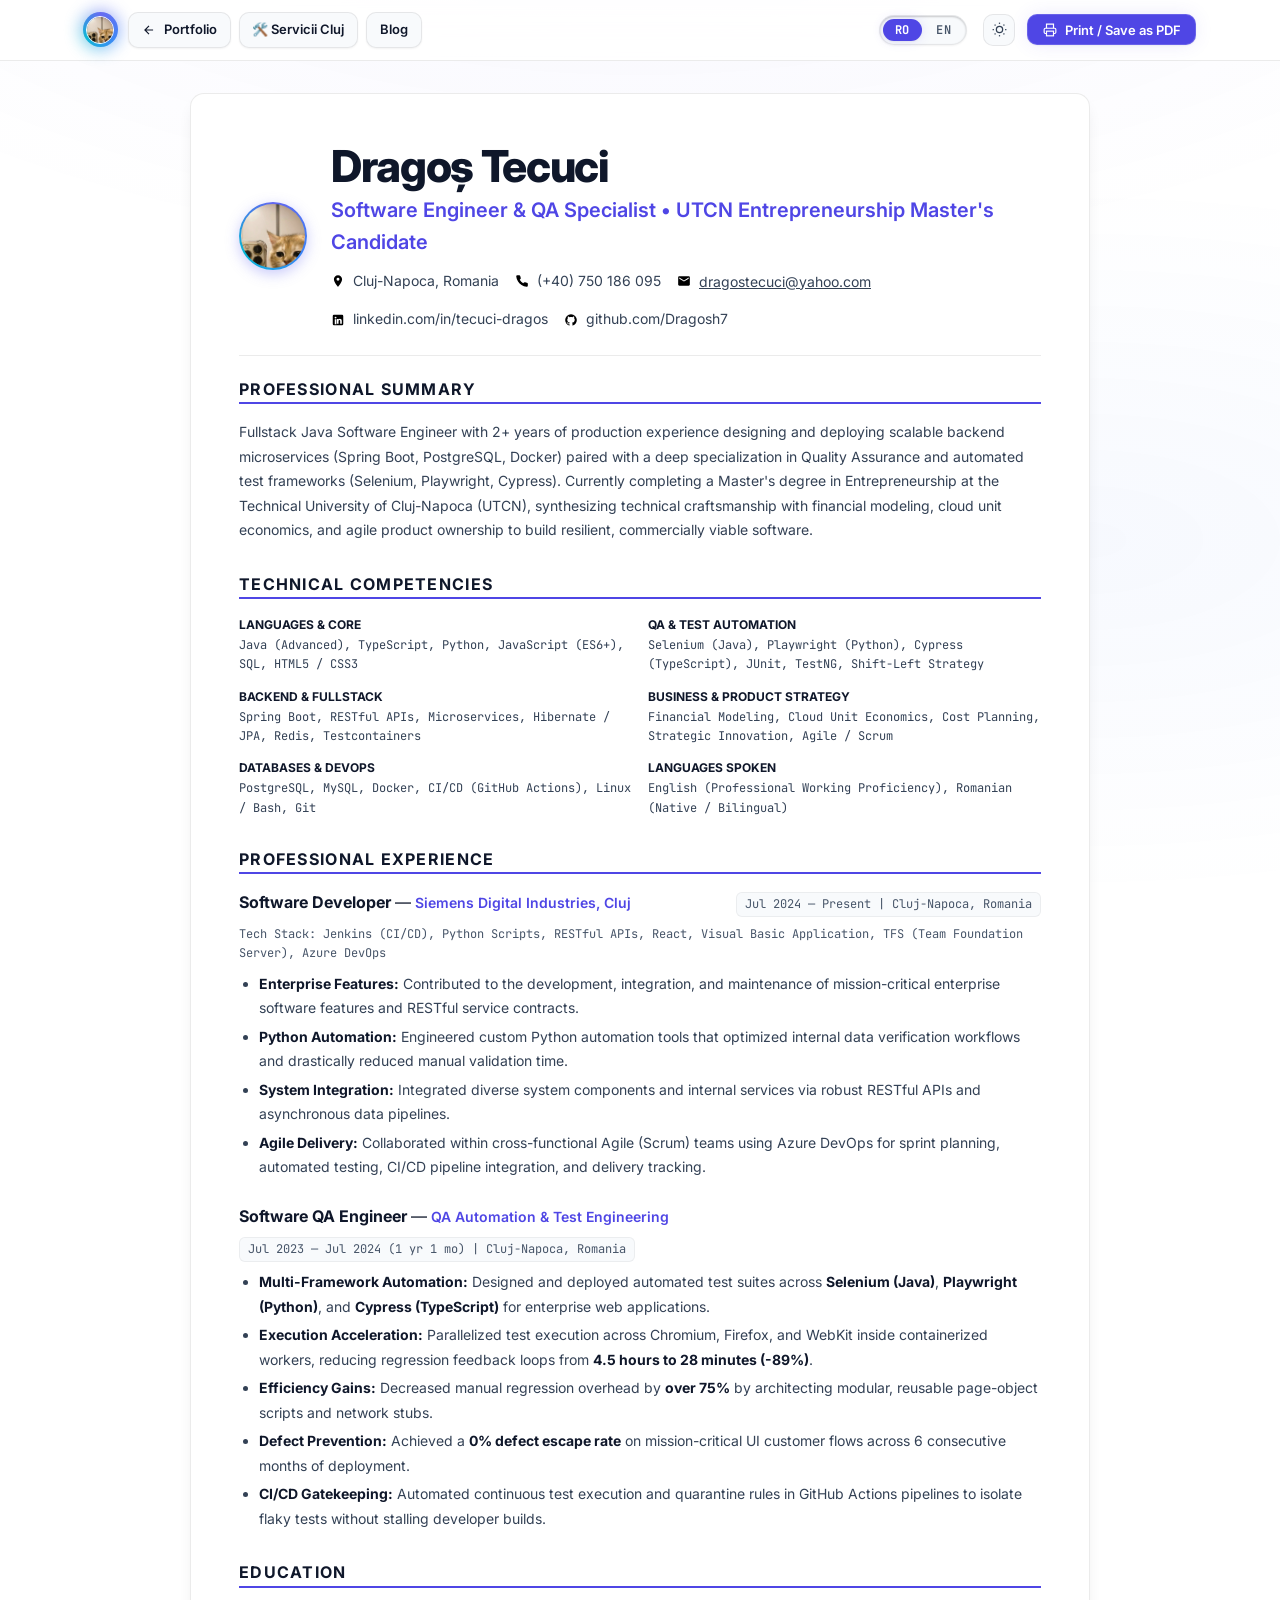
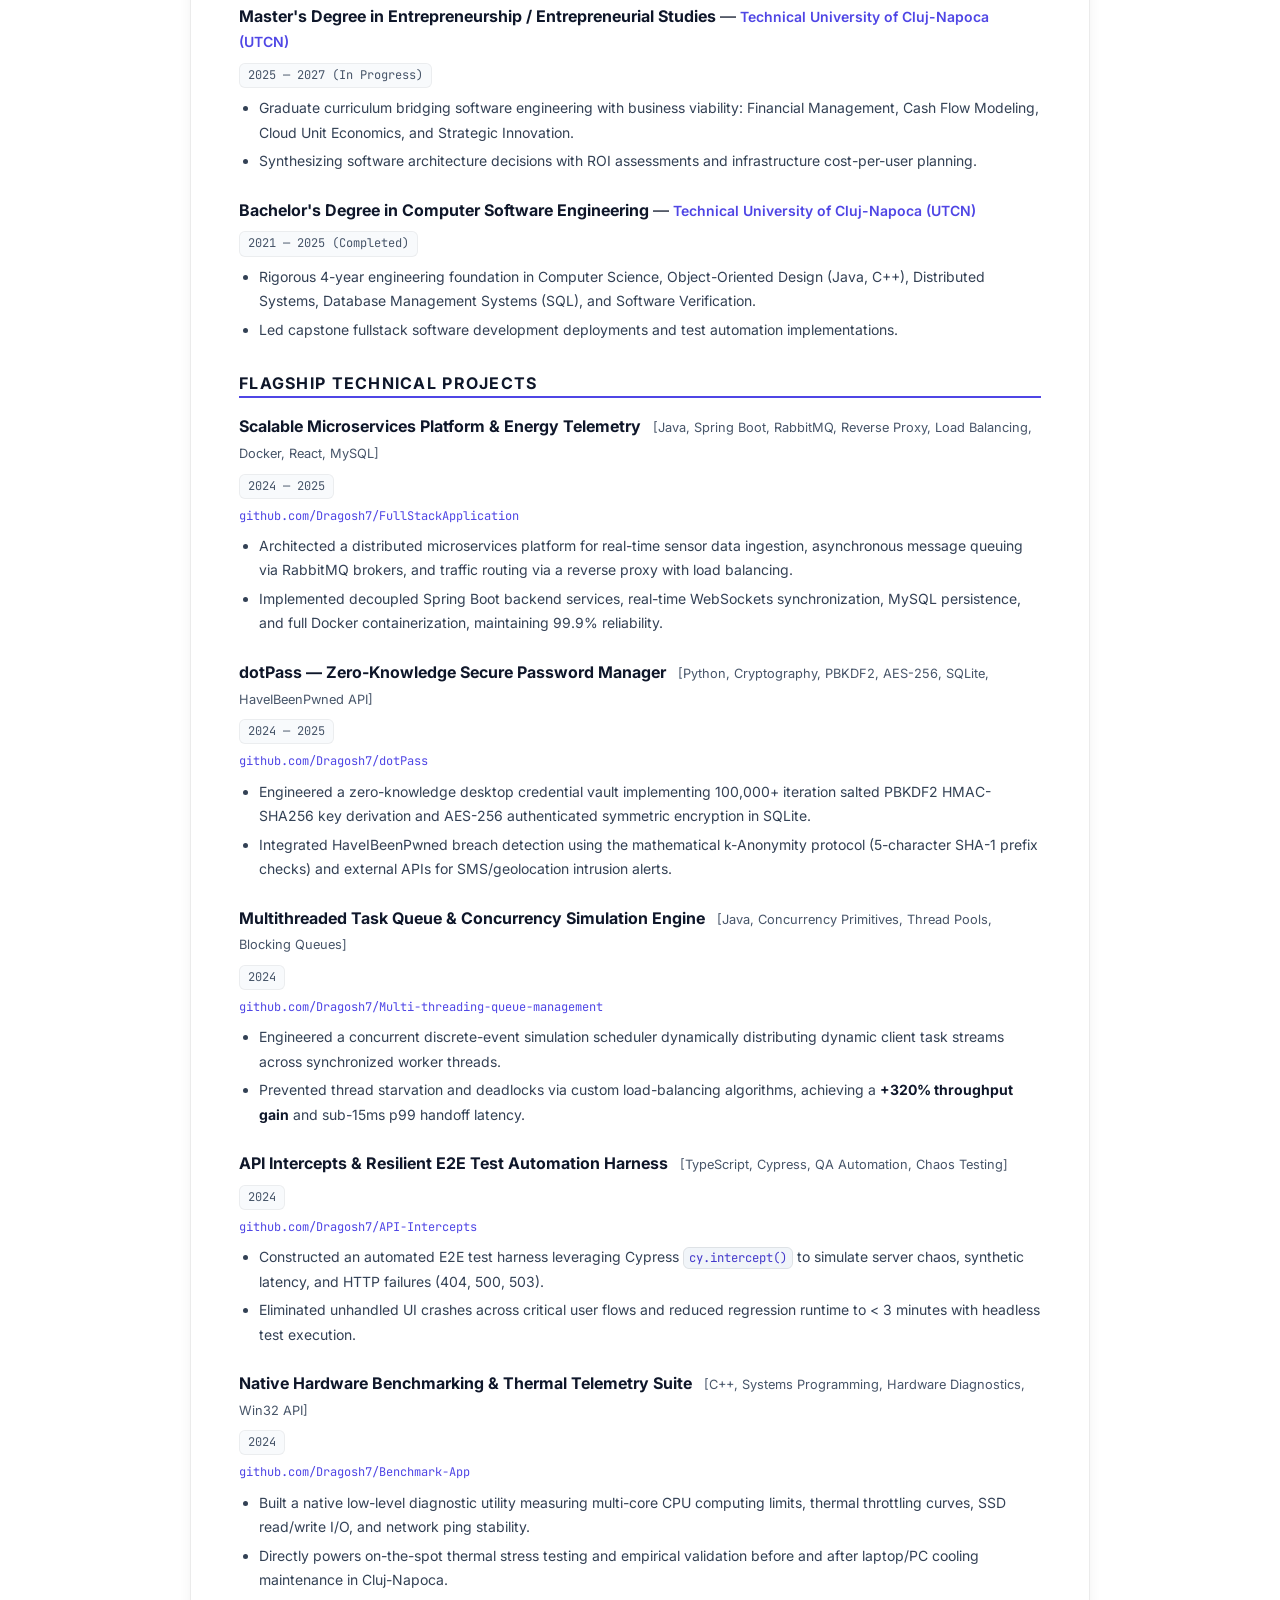
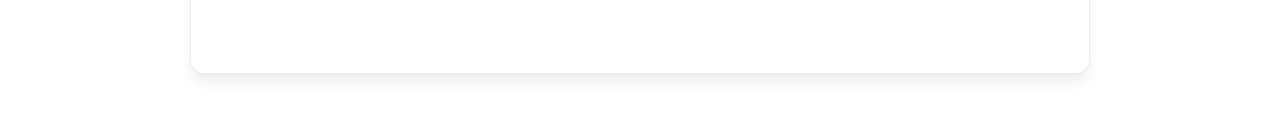
<file: resume.html>
<!DOCTYPE html>
<html lang="en" data-theme="dark">
<head>
  <meta charset="UTF-8">
  <meta name="viewport" content="width=device-width, initial-scale=1.0">
  <meta name="description" content="Mini-CV and Professional Resume of Dragoș Tecuci — Software Engineer & QA Specialist based in Cluj-Napoca, Romania. ATS-optimized layout for digital viewing and PDF printing.">
  <meta name="author" content="Dragoș Tecuci">

  <title>Dragoș Tecuci — Curriculum Vitae (Resume)</title>

  <!-- Google Fonts Preconnect -->
  <link rel="preconnect" href="https://fonts.googleapis.com">
  <link rel="preconnect" href="https://fonts.gstatic.com" crossorigin>
  <link href="https://fonts.googleapis.com/css2?family=Inter:wght@400;500;600;700;800&family=JetBrains+Mono:wght@400;500;600;700&display=swap" rel="stylesheet">

  <!-- Production Design System Stylesheet -->
  <link rel="stylesheet" href="assets/css/style.css">
</head>
<body>

  <!-- ============================================================================
       TOP ACTION BAR (Hidden in Print)
       ============================================================================ -->
  <div class="resume-action-bar">
    <div class="container resume-action-bar-inner">
      <div style="display: flex; align-items: center; gap: 0.5rem; flex-wrap: wrap;">
        <a href="index.html" class="brand-logo" style="margin-right: 0.25rem; text-decoration: none;" aria-label="Dragoș Tecuci Home">
          <span class="brand-mark" style="width: 32px; height: 32px;"><img src="assets/images/me.jpg" alt="Dragoș Tecuci" class="brand-avatar-img"></span>
        </a>
        <a href="index.html" class="btn btn-secondary btn-sm" style="padding: 0.4rem 0.8rem; font-size: 0.8125rem;">
          <svg viewBox="0 0 24 24" style="width: 14px; height: 14px;"><path d="M19 12H5M12 19l-7-7 7-7"/></svg>
          <span>Portfolio</span>
        </a>
        <a href="services.html" class="btn btn-secondary btn-sm" style="padding: 0.4rem 0.8rem; font-size: 0.8125rem;">
          <span>🛠️ Servicii Cluj</span>
        </a>
        <a href="blog.html" class="btn btn-secondary btn-sm" style="padding: 0.4rem 0.8rem; font-size: 0.8125rem;">
          <span>Blog</span>
        </a>
      </div>

      <div class="resume-action-buttons">
        <div class="lang-toggle" role="group" aria-label="Language selection" style="margin-right: 0.25rem;">
          <button type="button" class="lang-btn active" data-lang="ro">RO</button>
          <button type="button" class="lang-btn" data-lang="en">EN</button>
        </div>

        <button class="theme-toggle-btn" type="button" aria-label="Toggle light or dark theme" title="Toggle theme" style="width: 32px; height: 32px;">
          <svg class="icon-moon" viewBox="0 0 24 24" style="width: 15px; height: 15px;">
            <path d="M21 12.79A9 9 0 1 1 11.21 3 7 7 0 0 0 21 12.79z"></path>
          </svg>
          <svg class="icon-sun" viewBox="0 0 24 24" style="width: 15px; height: 15px;">
            <circle cx="12" cy="12" r="5"></circle>
            <line x1="12" y1="1" x2="12" y2="3"></line>
            <line x1="12" y1="21" x2="12" y2="23"></line>
            <line x1="4.22" y1="4.22" x2="5.64" y2="5.64"></line>
            <line x1="18.36" y1="18.36" x2="19.78" y2="19.78"></line>
            <line x1="1" y1="12" x2="3" y2="12"></line>
            <line x1="21" y1="12" x2="23" y2="12"></line>
            <line x1="4.22" y1="19.78" x2="5.64" y2="18.36"></line>
            <line x1="18.36" y1="5.64" x2="19.78" y2="4.22"></line>
          </svg>
        </button>

        <button onclick="window.print()" class="btn btn-primary btn-sm" style="padding: 0.4rem 0.9rem; font-size: 0.8125rem;">
          <svg viewBox="0 0 24 24" style="width: 14px; height: 14px;">
            <polyline points="6 9 6 2 18 2 18 9"></polyline>
            <path d="M6 18H4a2 2 0 0 1-2-2v-5a2 2 0 0 1 2-2h16a2 2 0 0 1 2 2v5a2 2 0 0 1-2 2h-2"></path>
            <rect x="6" y="14" width="12" height="8"></rect>
          </svg>
          <span>Print / Save as PDF</span>
        </button>
      </div>
    </div>
  </div>

  <!-- ============================================================================
       STANDALONE RESUME DOCUMENT (ATS-Friendly, Formatted for Screen & Print)
       ============================================================================ -->
  <main class="container">
    <article class="resume-paper" id="resume-document">

      <!-- Header Section: Contact & Identity -->
      <header class="resume-header">
        <div class="resume-avatar-frame" title="Dragoș Tecuci">
          <img src="assets/images/me.jpg" alt="Dragoș Tecuci" class="resume-avatar-img">
        </div>
        <div class="resume-header-info">
          <h1 class="resume-name">Dragoș Tecuci</h1>
          <div class="resume-title">Software Engineer &amp; QA Specialist • UTCN Entrepreneurship Master's Candidate</div>

          <div class="resume-contact-list">
            <div class="resume-contact-item">
              <svg viewBox="0 0 24 24"><path d="M12 2C8.13 2 5 5.13 5 9c0 5.25 7 13 7 13s7-7.75 7-13c0-3.87-3.13-7-7-7zm0 9.5a2.5 2.5 0 0 1 0-5 2.5 2.5 0 0 1 0 5z"/></svg>
              <span>Cluj-Napoca, Romania</span>
            </div>

            <div class="resume-contact-item">
              <svg viewBox="0 0 24 24"><path d="M22 16.92v3a2 2 0 0 1-2.18 2 19.79 19.79 0 0 1-8.63-3.07 19.5 19.5 0 0 1-6-6 19.79 19.79 0 0 1-3.07-8.67A2 2 0 0 1 4.11 2h3a2 2 0 0 1 2 1.72 12.84 12.84 0 0 0 .7 2.81 2 2 0 0 1-.45 2.11L8.09 9.91a16 16 0 0 0 6 6l1.27-1.27a2 2 0 0 1 2.11-.45 12.84 12.84 0 0 0 2.81.7A2 2 0 0 1 22 16.92z"></path></svg>
              <a href="tel:+40750186095" style="color: inherit; text-decoration: none;">(+40) 750 186 095</a>
            </div>

            <div class="resume-contact-item">
              <svg viewBox="0 0 24 24"><path d="M20 4H4c-1.1 0-1.99.9-1.99 2L2 18c0 1.1.9 2 2 2h16c1.1 0 2-.9 2-2V6c0-1.1-.9-2-2-2zm0 4l-8 5-8-5V6l8 5 8-5v2z"/></svg>
              <button type="button" data-copy-text="dragostecuci@yahoo.com" data-copy-message="Email copied to clipboard!" style="background: none; border: none; padding: 0; color: inherit; font-size: inherit; text-decoration: underline; cursor: pointer;">
                dragostecuci@yahoo.com
              </button>
            </div>

            <div class="resume-contact-item">
              <svg viewBox="0 0 24 24"><path d="M19 3a2 2 0 0 1 2 2v14a2 2 0 0 1-2 2H5a2 2 0 0 1-2-2V5a2 2 0 0 1 2-2h14m-.5 15.5v-5.3a3.26 3.26 0 0 0-3.26-3.26c-.85 0-1.84.52-2.28 1.3v-1.11h-2.79v8.37h2.79v-4.93c0-.77.62-1.4 1.39-1.4a1.4 1.4 0 0 1 1.4 1.4v4.93h2.75M6.46 10.9v8.37H9.2V10.9H6.46M7.83 6.25a1.62 1.62 0 1 0 1.62 1.62 1.62 1.62 0 0 0-1.62-1.62z"/></svg>
              <a href="https://www.linkedin.com/in/tecuci-dragos" target="_blank" rel="noopener noreferrer">linkedin.com/in/tecuci-dragos</a>
            </div>

            <div class="resume-contact-item">
              <svg viewBox="0 0 24 24"><path d="M12 2A10 10 0 0 0 2 12c0 4.42 2.87 8.17 6.84 9.5.5.08.66-.23.66-.5v-1.69c-2.77.6-3.36-1.34-3.36-1.34-.46-1.16-1.11-1.47-1.11-1.47-.91-.62.07-.6.07-.6 1 .07 1.53 1.03 1.53 1.03.87 1.52 2.34 1.07 2.91.83.1-.65.35-1.09.63-1.34-2.22-.25-4.55-1.11-4.55-4.92 0-1.11.38-2 1.03-2.71-.1-.25-.45-1.29.1-2.64 0 0 .84-.27 2.75 1.02.79-.22 1.65-.33 2.5-.33.85 0 1.71.11 2.5.33 1.91-1.29 2.75-1.02 2.75-1.02.55 1.35.2 2.39.1 2.64.65.71 1.03 1.6 1.03 2.71 0 3.82-2.34 4.66-4.57 4.91.36.31.69.92.69 1.85V21c0 .27.16.59.67.5C19.14 20.16 22 16.42 22 12A10 10 0 0 0 12 2z"/></svg>
              <a href="https://github.com/Dragosh7" target="_blank" rel="noopener noreferrer">github.com/Dragosh7</a>
            </div>
          </div>
        </div>

        <!-- Discrete Print-Only QR Code pointing to https://dt-tech-service.vercel.app/ ([3.4]) -->
        <div class="resume-print-qr" aria-hidden="true">
          <svg xmlns="http://www.w3.org/2000/svg" version="1.1" viewBox="0 0 116 116" width="68" height="68" class="print-qr-code-svg">
            <title>QR Code dt-tech-service.vercel.app</title>
            <rect fill="#ffffff" x="0" y="0" width="116" height="116" />
            <g id="elements">
              <path fill="#000000" d="M 0,0 l 4,0 0,4 -4,0 z M 4,0 l 4,0 0,4 -4,0 z M 8,0 l 4,0 0,4 -4,0 z M 12,0 l 4,0 0,4 -4,0 z M 16,0 l 4,0 0,4 -4,0 z M 20,0 l 4,0 0,4 -4,0 z M 24,0 l 4,0 0,4 -4,0 z M 36,0 l 4,0 0,4 -4,0 z M 60,0 l 4,0 0,4 -4,0 z M 64,0 l 4,0 0,4 -4,0 z M 72,0 l 4,0 0,4 -4,0 z M 76,0 l 4,0 0,4 -4,0 z M 80,0 l 4,0 0,4 -4,0 z M 88,0 l 4,0 0,4 -4,0 z M 92,0 l 4,0 0,4 -4,0 z M 96,0 l 4,0 0,4 -4,0 z M 100,0 l 4,0 0,4 -4,0 z M 104,0 l 4,0 0,4 -4,0 z M 108,0 l 4,0 0,4 -4,0 z M 112,0 l 4,0 0,4 -4,0 z M 0,4 l 4,0 0,4 -4,0 z M 24,4 l 4,0 0,4 -4,0 z M 32,4 l 4,0 0,4 -4,0 z M 36,4 l 4,0 0,4 -4,0 z M 44,4 l 4,0 0,4 -4,0 z M 48,4 l 4,0 0,4 -4,0 z M 80,4 l 4,0 0,4 -4,0 z M 88,4 l 4,0 0,4 -4,0 z M 112,4 l 4,0 0,4 -4,0 z M 0,8 l 4,0 0,4 -4,0 z M 8,8 l 4,0 0,4 -4,0 z M 12,8 l 4,0 0,4 -4,0 z M 16,8 l 4,0 0,4 -4,0 z M 24,8 l 4,0 0,4 -4,0 z M 36,8 l 4,0 0,4 -4,0 z M 40,8 l 4,0 0,4 -4,0 z M 44,8 l 4,0 0,4 -4,0 z M 56,8 l 4,0 0,4 -4,0 z M 64,8 l 4,0 0,4 -4,0 z M 76,8 l 4,0 0,4 -4,0 z M 88,8 l 4,0 0,4 -4,0 z M 96,8 l 4,0 0,4 -4,0 z M 100,8 l 4,0 0,4 -4,0 z M 104,8 l 4,0 0,4 -4,0 z M 112,8 l 4,0 0,4 -4,0 z M 0,12 l 4,0 0,4 -4,0 z M 8,12 l 4,0 0,4 -4,0 z M 12,12 l 4,0 0,4 -4,0 z M 16,12 l 4,0 0,4 -4,0 z M 24,12 l 4,0 0,4 -4,0 z M 32,12 l 4,0 0,4 -4,0 z M 36,12 l 4,0 0,4 -4,0 z M 44,12 l 4,0 0,4 -4,0 z M 68,12 l 4,0 0,4 -4,0 z M 72,12 l 4,0 0,4 -4,0 z M 88,12 l 4,0 0,4 -4,0 z M 96,12 l 4,0 0,4 -4,0 z M 100,12 l 4,0 0,4 -4,0 z M 104,12 l 4,0 0,4 -4,0 z M 112,12 l 4,0 0,4 -4,0 z M 0,16 l 4,0 0,4 -4,0 z M 8,16 l 4,0 0,4 -4,0 z M 12,16 l 4,0 0,4 -4,0 z M 16,16 l 4,0 0,4 -4,0 z M 24,16 l 4,0 0,4 -4,0 z M 40,16 l 4,0 0,4 -4,0 z M 48,16 l 4,0 0,4 -4,0 z M 52,16 l 4,0 0,4 -4,0 z M 56,16 l 4,0 0,4 -4,0 z M 60,16 l 4,0 0,4 -4,0 z M 68,16 l 4,0 0,4 -4,0 z M 72,16 l 4,0 0,4 -4,0 z M 76,16 l 4,0 0,4 -4,0 z M 80,16 l 4,0 0,4 -4,0 z M 88,16 l 4,0 0,4 -4,0 z M 96,16 l 4,0 0,4 -4,0 z M 100,16 l 4,0 0,4 -4,0 z M 104,16 l 4,0 0,4 -4,0 z M 112,16 l 4,0 0,4 -4,0 z M 0,20 l 4,0 0,4 -4,0 z M 24,20 l 4,0 0,4 -4,0 z M 32,20 l 4,0 0,4 -4,0 z M 40,20 l 4,0 0,4 -4,0 z M 52,20 l 4,0 0,4 -4,0 z M 56,20 l 4,0 0,4 -4,0 z M 60,20 l 4,0 0,4 -4,0 z M 64,20 l 4,0 0,4 -4,0 z M 68,20 l 4,0 0,4 -4,0 z M 80,20 l 4,0 0,4 -4,0 z M 88,20 l 4,0 0,4 -4,0 z M 112,20 l 4,0 0,4 -4,0 z M 0,24 l 4,0 0,4 -4,0 z M 4,24 l 4,0 0,4 -4,0 z M 8,24 l 4,0 0,4 -4,0 z M 12,24 l 4,0 0,4 -4,0 z M 16,24 l 4,0 0,4 -4,0 z M 20,24 l 4,0 0,4 -4,0 z M 24,24 l 4,0 0,4 -4,0 z M 32,24 l 4,0 0,4 -4,0 z M 40,24 l 4,0 0,4 -4,0 z M 48,24 l 4,0 0,4 -4,0 z M 56,24 l 4,0 0,4 -4,0 z M 64,24 l 4,0 0,4 -4,0 z M 72,24 l 4,0 0,4 -4,0 z M 80,24 l 4,0 0,4 -4,0 z M 88,24 l 4,0 0,4 -4,0 z M 92,24 l 4,0 0,4 -4,0 z M 96,24 l 4,0 0,4 -4,0 z M 100,24 l 4,0 0,4 -4,0 z M 104,24 l 4,0 0,4 -4,0 z M 108,24 l 4,0 0,4 -4,0 z M 112,24 l 4,0 0,4 -4,0 z M 48,28 l 4,0 0,4 -4,0 z M 52,28 l 4,0 0,4 -4,0 z M 64,28 l 4,0 0,4 -4,0 z M 72,28 l 4,0 0,4 -4,0 z M 0,32 l 4,0 0,4 -4,0 z M 4,32 l 4,0 0,4 -4,0 z M 8,32 l 4,0 0,4 -4,0 z M 12,32 l 4,0 0,4 -4,0 z M 16,32 l 4,0 0,4 -4,0 z M 24,32 l 4,0 0,4 -4,0 z M 28,32 l 4,0 0,4 -4,0 z M 32,32 l 4,0 0,4 -4,0 z M 36,32 l 4,0 0,4 -4,0 z M 40,32 l 4,0 0,4 -4,0 z M 48,32 l 4,0 0,4 -4,0 z M 56,32 l 4,0 0,4 -4,0 z M 68,32 l 4,0 0,4 -4,0 z M 76,32 l 4,0 0,4 -4,0 z M 84,32 l 4,0 0,4 -4,0 z M 92,32 l 4,0 0,4 -4,0 z M 100,32 l 4,0 0,4 -4,0 z M 108,32 l 4,0 0,4 -4,0 z M 8,36 l 4,0 0,4 -4,0 z M 12,36 l 4,0 0,4 -4,0 z M 16,36 l 4,0 0,4 -4,0 z M 28,36 l 4,0 0,4 -4,0 z M 36,36 l 4,0 0,4 -4,0 z M 76,36 l 4,0 0,4 -4,0 z M 80,36 l 4,0 0,4 -4,0 z M 84,36 l 4,0 0,4 -4,0 z M 88,36 l 4,0 0,4 -4,0 z M 92,36 l 4,0 0,4 -4,0 z M 96,36 l 4,0 0,4 -4,0 z M 112,36 l 4,0 0,4 -4,0 z M 0,40 l 4,0 0,4 -4,0 z M 4,40 l 4,0 0,4 -4,0 z M 8,40 l 4,0 0,4 -4,0 z M 16,40 l 4,0 0,4 -4,0 z M 24,40 l 4,0 0,4 -4,0 z M 36,40 l 4,0 0,4 -4,0 z M 44,40 l 4,0 0,4 -4,0 z M 48,40 l 4,0 0,4 -4,0 z M 60,40 l 4,0 0,4 -4,0 z M 68,40 l 4,0 0,4 -4,0 z M 96,40 l 4,0 0,4 -4,0 z M 12,44 l 4,0 0,4 -4,0 z M 28,44 l 4,0 0,4 -4,0 z M 36,44 l 4,0 0,4 -4,0 z M 40,44 l 4,0 0,4 -4,0 z M 44,44 l 4,0 0,4 -4,0 z M 56,44 l 4,0 0,4 -4,0 z M 60,44 l 4,0 0,4 -4,0 z M 72,44 l 4,0 0,4 -4,0 z M 76,44 l 4,0 0,4 -4,0 z M 80,44 l 4,0 0,4 -4,0 z M 92,44 l 4,0 0,4 -4,0 z M 96,44 l 4,0 0,4 -4,0 z M 100,44 l 4,0 0,4 -4,0 z M 108,44 l 4,0 0,4 -4,0 z M 0,48 l 4,0 0,4 -4,0 z M 4,48 l 4,0 0,4 -4,0 z M 8,48 l 4,0 0,4 -4,0 z M 12,48 l 4,0 0,4 -4,0 z M 16,48 l 4,0 0,4 -4,0 z M 20,48 l 4,0 0,4 -4,0 z M 24,48 l 4,0 0,4 -4,0 z M 28,48 l 4,0 0,4 -4,0 z M 32,48 l 4,0 0,4 -4,0 z M 36,48 l 4,0 0,4 -4,0 z M 44,48 l 4,0 0,4 -4,0 z M 60,48 l 4,0 0,4 -4,0 z M 64,48 l 4,0 0,4 -4,0 z M 68,48 l 4,0 0,4 -4,0 z M 80,48 l 4,0 0,4 -4,0 z M 92,48 l 4,0 0,4 -4,0 z M 100,48 l 4,0 0,4 -4,0 z M 104,48 l 4,0 0,4 -4,0 z M 0,52 l 4,0 0,4 -4,0 z M 4,52 l 4,0 0,4 -4,0 z M 12,52 l 4,0 0,4 -4,0 z M 36,52 l 4,0 0,4 -4,0 z M 40,52 l 4,0 0,4 -4,0 z M 48,52 l 4,0 0,4 -4,0 z M 52,52 l 4,0 0,4 -4,0 z M 56,52 l 4,0 0,4 -4,0 z M 64,52 l 4,0 0,4 -4,0 z M 72,52 l 4,0 0,4 -4,0 z M 76,52 l 4,0 0,4 -4,0 z M 80,52 l 4,0 0,4 -4,0 z M 84,52 l 4,0 0,4 -4,0 z M 88,52 l 4,0 0,4 -4,0 z M 92,52 l 4,0 0,4 -4,0 z M 96,52 l 4,0 0,4 -4,0 z M 112,52 l 4,0 0,4 -4,0 z M 0,56 l 4,0 0,4 -4,0 z M 12,56 l 4,0 0,4 -4,0 z M 16,56 l 4,0 0,4 -4,0 z M 24,56 l 4,0 0,4 -4,0 z M 28,56 l 4,0 0,4 -4,0 z M 36,56 l 4,0 0,4 -4,0 z M 40,56 l 4,0 0,4 -4,0 z M 52,56 l 4,0 0,4 -4,0 z M 56,56 l 4,0 0,4 -4,0 z M 60,56 l 4,0 0,4 -4,0 z M 84,56 l 4,0 0,4 -4,0 z M 92,56 l 4,0 0,4 -4,0 z M 96,56 l 4,0 0,4 -4,0 z M 100,56 l 4,0 0,4 -4,0 z M 104,56 l 4,0 0,4 -4,0 z M 0,60 l 4,0 0,4 -4,0 z M 4,60 l 4,0 0,4 -4,0 z M 12,60 l 4,0 0,4 -4,0 z M 16,60 l 4,0 0,4 -4,0 z M 20,60 l 4,0 0,4 -4,0 z M 36,60 l 4,0 0,4 -4,0 z M 40,60 l 4,0 0,4 -4,0 z M 48,60 l 4,0 0,4 -4,0 z M 52,60 l 4,0 0,4 -4,0 z M 60,60 l 4,0 0,4 -4,0 z M 76,60 l 4,0 0,4 -4,0 z M 88,60 l 4,0 0,4 -4,0 z M 92,60 l 4,0 0,4 -4,0 z M 108,60 l 4,0 0,4 -4,0 z M 8,64 l 4,0 0,4 -4,0 z M 16,64 l 4,0 0,4 -4,0 z M 24,64 l 4,0 0,4 -4,0 z M 28,64 l 4,0 0,4 -4,0 z M 48,64 l 4,0 0,4 -4,0 z M 56,64 l 4,0 0,4 -4,0 z M 60,64 l 4,0 0,4 -4,0 z M 64,64 l 4,0 0,4 -4,0 z M 68,64 l 4,0 0,4 -4,0 z M 80,64 l 4,0 0,4 -4,0 z M 100,64 l 4,0 0,4 -4,0 z M 104,64 l 4,0 0,4 -4,0 z M 0,68 l 4,0 0,4 -4,0 z M 4,68 l 4,0 0,4 -4,0 z M 12,68 l 4,0 0,4 -4,0 z M 16,68 l 4,0 0,4 -4,0 z M 20,68 l 4,0 0,4 -4,0 z M 36,68 l 4,0 0,4 -4,0 z M 64,68 l 4,0 0,4 -4,0 z M 76,68 l 4,0 0,4 -4,0 z M 80,68 l 4,0 0,4 -4,0 z M 84,68 l 4,0 0,4 -4,0 z M 88,68 l 4,0 0,4 -4,0 z M 96,68 l 4,0 0,4 -4,0 z M 104,68 l 4,0 0,4 -4,0 z M 112,68 l 4,0 0,4 -4,0 z M 0,72 l 4,0 0,4 -4,0 z M 12,72 l 4,0 0,4 -4,0 z M 16,72 l 4,0 0,4 -4,0 z M 20,72 l 4,0 0,4 -4,0 z M 24,72 l 4,0 0,4 -4,0 z M 28,72 l 4,0 0,4 -4,0 z M 36,72 l 4,0 0,4 -4,0 z M 44,72 l 4,0 0,4 -4,0 z M 48,72 l 4,0 0,4 -4,0 z M 60,72 l 4,0 0,4 -4,0 z M 64,72 l 4,0 0,4 -4,0 z M 68,72 l 4,0 0,4 -4,0 z M 72,72 l 4,0 0,4 -4,0 z M 80,72 l 4,0 0,4 -4,0 z M 84,72 l 4,0 0,4 -4,0 z M 88,72 l 4,0 0,4 -4,0 z M 96,72 l 4,0 0,4 -4,0 z M 104,72 l 4,0 0,4 -4,0 z M 0,76 l 4,0 0,4 -4,0 z M 20,76 l 4,0 0,4 -4,0 z M 28,76 l 4,0 0,4 -4,0 z M 44,76 l 4,0 0,4 -4,0 z M 56,76 l 4,0 0,4 -4,0 z M 60,76 l 4,0 0,4 -4,0 z M 72,76 l 4,0 0,4 -4,0 z M 80,76 l 4,0 0,4 -4,0 z M 84,76 l 4,0 0,4 -4,0 z M 92,76 l 4,0 0,4 -4,0 z M 96,76 l 4,0 0,4 -4,0 z M 108,76 l 4,0 0,4 -4,0 z M 0,80 l 4,0 0,4 -4,0 z M 8,80 l 4,0 0,4 -4,0 z M 16,80 l 4,0 0,4 -4,0 z M 20,80 l 4,0 0,4 -4,0 z M 24,80 l 4,0 0,4 -4,0 z M 32,80 l 4,0 0,4 -4,0 z M 44,80 l 4,0 0,4 -4,0 z M 60,80 l 4,0 0,4 -4,0 z M 68,80 l 4,0 0,4 -4,0 z M 80,80 l 4,0 0,4 -4,0 z M 84,80 l 4,0 0,4 -4,0 z M 88,80 l 4,0 0,4 -4,0 z M 92,80 l 4,0 0,4 -4,0 z M 96,80 l 4,0 0,4 -4,0 z M 104,80 l 4,0 0,4 -4,0 z M 108,80 l 4,0 0,4 -4,0 z M 112,80 l 4,0 0,4 -4,0 z M 32,84 l 4,0 0,4 -4,0 z M 36,84 l 4,0 0,4 -4,0 z M 48,84 l 4,0 0,4 -4,0 z M 52,84 l 4,0 0,4 -4,0 z M 56,84 l 4,0 0,4 -4,0 z M 64,84 l 4,0 0,4 -4,0 z M 72,84 l 4,0 0,4 -4,0 z M 80,84 l 4,0 0,4 -4,0 z M 96,84 l 4,0 0,4 -4,0 z M 100,84 l 4,0 0,4 -4,0 z M 104,84 l 4,0 0,4 -4,0 z M 108,84 l 4,0 0,4 -4,0 z M 112,84 l 4,0 0,4 -4,0 z M 0,88 l 4,0 0,4 -4,0 z M 4,88 l 4,0 0,4 -4,0 z M 8,88 l 4,0 0,4 -4,0 z M 12,88 l 4,0 0,4 -4,0 z M 16,88 l 4,0 0,4 -4,0 z M 20,88 l 4,0 0,4 -4,0 z M 24,88 l 4,0 0,4 -4,0 z M 32,88 l 4,0 0,4 -4,0 z M 40,88 l 4,0 0,4 -4,0 z M 52,88 l 4,0 0,4 -4,0 z M 56,88 l 4,0 0,4 -4,0 z M 60,88 l 4,0 0,4 -4,0 z M 68,88 l 4,0 0,4 -4,0 z M 72,88 l 4,0 0,4 -4,0 z M 76,88 l 4,0 0,4 -4,0 z M 80,88 l 4,0 0,4 -4,0 z M 88,88 l 4,0 0,4 -4,0 z M 96,88 l 4,0 0,4 -4,0 z M 100,88 l 4,0 0,4 -4,0 z M 104,88 l 4,0 0,4 -4,0 z M 0,92 l 4,0 0,4 -4,0 z M 24,92 l 4,0 0,4 -4,0 z M 48,92 l 4,0 0,4 -4,0 z M 52,92 l 4,0 0,4 -4,0 z M 64,92 l 4,0 0,4 -4,0 z M 76,92 l 4,0 0,4 -4,0 z M 80,92 l 4,0 0,4 -4,0 z M 96,92 l 4,0 0,4 -4,0 z M 112,92 l 4,0 0,4 -4,0 z M 0,96 l 4,0 0,4 -4,0 z M 8,96 l 4,0 0,4 -4,0 z M 12,96 l 4,0 0,4 -4,0 z M 16,96 l 4,0 0,4 -4,0 z M 24,96 l 4,0 0,4 -4,0 z M 32,96 l 4,0 0,4 -4,0 z M 40,96 l 4,0 0,4 -4,0 z M 48,96 l 4,0 0,4 -4,0 z M 56,96 l 4,0 0,4 -4,0 z M 68,96 l 4,0 0,4 -4,0 z M 80,96 l 4,0 0,4 -4,0 z M 84,96 l 4,0 0,4 -4,0 z M 88,96 l 4,0 0,4 -4,0 z M 92,96 l 4,0 0,4 -4,0 z M 96,96 l 4,0 0,4 -4,0 z M 104,96 l 4,0 0,4 -4,0 z M 108,96 l 4,0 0,4 -4,0 z M 0,100 l 4,0 0,4 -4,0 z M 8,100 l 4,0 0,4 -4,0 z M 12,100 l 4,0 0,4 -4,0 z M 16,100 l 4,0 0,4 -4,0 z M 24,100 l 4,0 0,4 -4,0 z M 32,100 l 4,0 0,4 -4,0 z M 72,100 l 4,0 0,4 -4,0 z M 76,100 l 4,0 0,4 -4,0 z M 80,100 l 4,0 0,4 -4,0 z M 84,100 l 4,0 0,4 -4,0 z M 92,100 l 4,0 0,4 -4,0 z M 100,100 l 4,0 0,4 -4,0 z M 104,100 l 4,0 0,4 -4,0 z M 108,100 l 4,0 0,4 -4,0 z M 112,100 l 4,0 0,4 -4,0 z M 0,104 l 4,0 0,4 -4,0 z M 8,104 l 4,0 0,4 -4,0 z M 12,104 l 4,0 0,4 -4,0 z M 16,104 l 4,0 0,4 -4,0 z M 24,104 l 4,0 0,4 -4,0 z M 32,104 l 4,0 0,4 -4,0 z M 40,104 l 4,0 0,4 -4,0 z M 44,104 l 4,0 0,4 -4,0 z M 48,104 l 4,0 0,4 -4,0 z M 60,104 l 4,0 0,4 -4,0 z M 84,104 l 4,0 0,4 -4,0 z M 88,104 l 4,0 0,4 -4,0 z M 92,104 l 4,0 0,4 -4,0 z M 96,104 l 4,0 0,4 -4,0 z M 100,104 l 4,0 0,4 -4,0 z M 104,104 l 4,0 0,4 -4,0 z M 108,104 l 4,0 0,4 -4,0 z M 0,108 l 4,0 0,4 -4,0 z M 24,108 l 4,0 0,4 -4,0 z M 32,108 l 4,0 0,4 -4,0 z M 36,108 l 4,0 0,4 -4,0 z M 44,108 l 4,0 0,4 -4,0 z M 56,108 l 4,0 0,4 -4,0 z M 60,108 l 4,0 0,4 -4,0 z M 64,108 l 4,0 0,4 -4,0 z M 76,108 l 4,0 0,4 -4,0 z M 80,108 l 4,0 0,4 -4,0 z M 88,108 l 4,0 0,4 -4,0 z M 96,108 l 4,0 0,4 -4,0 z M 100,108 l 4,0 0,4 -4,0 z M 108,108 l 4,0 0,4 -4,0 z M 0,112 l 4,0 0,4 -4,0 z M 4,112 l 4,0 0,4 -4,0 z M 8,112 l 4,0 0,4 -4,0 z M 12,112 l 4,0 0,4 -4,0 z M 16,112 l 4,0 0,4 -4,0 z M 20,112 l 4,0 0,4 -4,0 z M 24,112 l 4,0 0,4 -4,0 z M 32,112 l 4,0 0,4 -4,0 z M 44,112 l 4,0 0,4 -4,0 z M 68,112 l 4,0 0,4 -4,0 z M 76,112 l 4,0 0,4 -4,0 z M 92,112 l 4,0 0,4 -4,0 z M 96,112 l 4,0 0,4 -4,0 z M 104,112 l 4,0 0,4 -4,0 z " />
            </g>
          </svg>
          <div class="resume-qr-caption">Portofoliu &amp; Servicii IT</div>
          <div class="resume-qr-url">dt-tech-service.vercel.app</div>
        </div>
      </header>

      <!-- Section: Professional Summary -->
      <section class="resume-section">
        <h2 class="resume-section-title">Professional Summary</h2>
        <p style="font-size: var(--font-size-sm); line-height: var(--leading-relaxed); color: var(--text-secondary);">
          Fullstack Java Software Engineer with 2+ years of production experience designing and deploying scalable 
          backend microservices (Spring Boot, PostgreSQL, Docker) paired with a deep specialization in Quality Assurance 
          and automated test frameworks (Selenium, Playwright, Cypress). Currently completing a Master's degree in 
          Entrepreneurship at the Technical University of Cluj-Napoca (UTCN), synthesizing technical craftsmanship with 
          financial modeling, cloud unit economics, and agile product ownership to build resilient, commercially viable software.
        </p>
      </section>

      <!-- Section: Technical Competencies -->
      <section class="resume-section">
        <h2 class="resume-section-title">Technical Competencies</h2>
        <div class="resume-grid-2">
          <div>
            <div style="font-size: var(--font-size-xs); font-weight: bold; text-transform: uppercase; color: var(--text-primary); margin-bottom: 2px;">
              Languages &amp; Core
            </div>
            <div style="font-size: var(--font-size-xs); font-family: var(--font-mono); color: var(--text-secondary); margin-bottom: var(--space-3);">
              Java (Advanced), TypeScript, Python, JavaScript (ES6+), SQL, HTML5 / CSS3
            </div>

            <div style="font-size: var(--font-size-xs); font-weight: bold; text-transform: uppercase; color: var(--text-primary); margin-bottom: 2px;">
              Backend &amp; Fullstack
            </div>
            <div style="font-size: var(--font-size-xs); font-family: var(--font-mono); color: var(--text-secondary); margin-bottom: var(--space-3);">
              Spring Boot, RESTful APIs, Microservices, Hibernate / JPA, Redis, Testcontainers
            </div>

            <div style="font-size: var(--font-size-xs); font-weight: bold; text-transform: uppercase; color: var(--text-primary); margin-bottom: 2px;">
              Databases &amp; DevOps
            </div>
            <div style="font-size: var(--font-size-xs); font-family: var(--font-mono); color: var(--text-secondary);">
              PostgreSQL, MySQL, Docker, CI/CD (GitHub Actions), Linux / Bash, Git
            </div>
          </div>

          <div>
            <div style="font-size: var(--font-size-xs); font-weight: bold; text-transform: uppercase; color: var(--text-primary); margin-bottom: 2px;">
              QA &amp; Test Automation
            </div>
            <div style="font-size: var(--font-size-xs); font-family: var(--font-mono); color: var(--text-secondary); margin-bottom: var(--space-3);">
              Selenium (Java), Playwright (Python), Cypress (TypeScript), JUnit, TestNG, Shift-Left Strategy
            </div>

            <div style="font-size: var(--font-size-xs); font-weight: bold; text-transform: uppercase; color: var(--text-primary); margin-bottom: 2px;">
              Business &amp; Product Strategy
            </div>
            <div style="font-size: var(--font-size-xs); font-family: var(--font-mono); color: var(--text-secondary); margin-bottom: var(--space-3);">
              Financial Modeling, Cloud Unit Economics, Cost Planning, Strategic Innovation, Agile / Scrum
            </div>

            <div style="font-size: var(--font-size-xs); font-weight: bold; text-transform: uppercase; color: var(--text-primary); margin-bottom: 2px;">
              Languages Spoken
            </div>
            <div style="font-size: var(--font-size-xs); font-family: var(--font-mono); color: var(--text-secondary);">
              English (Professional Working Proficiency), Romanian (Native / Bilingual)
            </div>
          </div>
        </div>
      </section>

      <!-- Section: Professional Experience -->
      <section class="resume-section">
        <h2 class="resume-section-title">Professional Experience</h2>

        <!-- Role 1 -->
        <div class="resume-entry">
          <div class="resume-entry-header">
            <div>
              <span class="resume-entry-title">Software Developer</span> — 
              <span class="resume-entry-company">Siemens Digital Industries, Cluj</span>
            </div>
            <span class="resume-entry-dates">Jul 2024 — Present | Cluj-Napoca, Romania</span>
          </div>
          <div style="font-size: var(--font-size-xs); font-family: var(--font-mono); color: var(--text-tertiary); margin-bottom: var(--space-2);">
            Tech Stack: Jenkins (CI/CD), Python Scripts, RESTful APIs, React, Visual Basic Application, TFS (Team Foundation Server), Azure DevOps
          </div>
          <ul class="resume-bullets">
            <li>
              <strong>Enterprise Features:</strong> Contributed to the development, integration, and maintenance of mission-critical enterprise software features and RESTful service contracts.
            </li>
            <li>
              <strong>Python Automation:</strong> Engineered custom Python automation tools that optimized internal data verification workflows and drastically reduced manual validation time.
            </li>
            <li>
              <strong>System Integration:</strong> Integrated diverse system components and internal services via robust RESTful APIs and asynchronous data pipelines.
            </li>
            <li>
              <strong>Agile Delivery:</strong> Collaborated within cross-functional Agile (Scrum) teams using Azure DevOps for sprint planning, automated testing, CI/CD pipeline integration, and delivery tracking.
            </li>
          </ul>
        </div>

        <!-- Role 2 -->
        <div class="resume-entry">
          <div class="resume-entry-header">
            <div>
              <span class="resume-entry-title">Software QA Engineer</span> — 
              <span class="resume-entry-company">QA Automation &amp; Test Engineering</span>
            </div>
            <span class="resume-entry-dates">Jul 2023 — Jul 2024 (1 yr 1 mo) | Cluj-Napoca, Romania</span>
          </div>
          <ul class="resume-bullets">
            <li>
              <strong>Multi-Framework Automation:</strong> Designed and deployed automated test suites across <strong>Selenium (Java)</strong>, <strong>Playwright (Python)</strong>, and <strong>Cypress (TypeScript)</strong> for enterprise web applications.
            </li>
            <li>
              <strong>Execution Acceleration:</strong> Parallelized test execution across Chromium, Firefox, and WebKit inside containerized workers, reducing regression feedback loops from <strong>4.5 hours to 28 minutes (-89%)</strong>.
            </li>
            <li>
              <strong>Efficiency Gains:</strong> Decreased manual regression overhead by <strong>over 75%</strong> by architecting modular, reusable page-object scripts and network stubs.
            </li>
            <li>
              <strong>Defect Prevention:</strong> Achieved a <strong>0% defect escape rate</strong> on mission-critical UI customer flows across 6 consecutive months of deployment.
            </li>
            <li>
              <strong>CI/CD Gatekeeping:</strong> Automated continuous test execution and quarantine rules in GitHub Actions pipelines to isolate flaky tests without stalling developer builds.
            </li>
          </ul>
        </div>
      </section>

      <!-- Section: Education -->
      <section class="resume-section">
        <h2 class="resume-section-title">Education</h2>

        <!-- Degree 1 -->
        <div class="resume-entry">
          <div class="resume-entry-header">
            <div>
              <span class="resume-entry-title">Master's Degree in Entrepreneurship / Entrepreneurial Studies</span> — 
              <span class="resume-entry-company">Technical University of Cluj-Napoca (UTCN)</span>
            </div>
            <span class="resume-entry-dates">2025 — 2027 (In Progress)</span>
          </div>
          <ul class="resume-bullets">
            <li>
              Graduate curriculum bridging software engineering with business viability: Financial Management, Cash Flow Modeling, Cloud Unit Economics, and Strategic Innovation.
            </li>
            <li>
              Synthesizing software architecture decisions with ROI assessments and infrastructure cost-per-user planning.
            </li>
          </ul>
        </div>

        <!-- Degree 2 -->
        <div class="resume-entry">
          <div class="resume-entry-header">
            <div>
              <span class="resume-entry-title">Bachelor's Degree in Computer Software Engineering</span> — 
              <span class="resume-entry-company">Technical University of Cluj-Napoca (UTCN)</span>
            </div>
            <span class="resume-entry-dates">2021 — 2025 (Completed)</span>
          </div>
          <ul class="resume-bullets">
            <li>
              Rigorous 4-year engineering foundation in Computer Science, Object-Oriented Design (Java, C++), Distributed Systems, Database Management Systems (SQL), and Software Verification.
            </li>
            <li>
              Led capstone fullstack software development deployments and test automation implementations.
            </li>
          </ul>
        </div>
      </section>

      <!-- Section: Flagship Technical Projects -->
      <section class="resume-section">
        <h2 class="resume-section-title">Flagship Technical Projects</h2>

        <!-- Project 1: FullStackApplication -->
        <div class="resume-entry">
          <div class="resume-entry-header">
            <div>
              <span class="resume-entry-title">Scalable Microservices Platform &amp; Energy Telemetry</span>
              <span style="font-size: 0.8rem; color: var(--text-tertiary); margin-left: 0.5rem;">[Java, Spring Boot, RabbitMQ, Reverse Proxy, Load Balancing, Docker, React, MySQL]</span>
            </div>
            <span class="resume-entry-dates">2024 — 2025</span>
          </div>
          <div style="font-size: var(--font-size-xs); font-family: var(--font-mono); margin-bottom: var(--space-1);">
            <a href="https://github.com/Dragosh7/FullStackApplication" target="_blank" rel="noopener noreferrer" style="color: var(--accent-primary);">github.com/Dragosh7/FullStackApplication</a>
          </div>
          <ul class="resume-bullets">
            <li>
              Architected a distributed microservices platform for real-time sensor data ingestion, asynchronous message queuing via RabbitMQ brokers, and traffic routing via a reverse proxy with load balancing.
            </li>
            <li>
              Implemented decoupled Spring Boot backend services, real-time WebSockets synchronization, MySQL persistence, and full Docker containerization, maintaining 99.9% reliability.
            </li>
          </ul>
        </div>

        <!-- Project 2: Secure Password Manager (dotPass) -->
        <div class="resume-entry">
          <div class="resume-entry-header">
            <div>
              <span class="resume-entry-title">dotPass — Zero-Knowledge Secure Password Manager</span>
              <span style="font-size: 0.8rem; color: var(--text-tertiary); margin-left: 0.5rem;">[Python, Cryptography, PBKDF2, AES-256, SQLite, HaveIBeenPwned API]</span>
            </div>
            <span class="resume-entry-dates">2024 — 2025</span>
          </div>
          <div style="font-size: var(--font-size-xs); font-family: var(--font-mono); margin-bottom: var(--space-1);">
            <a href="https://github.com/Dragosh7/dotPass" target="_blank" rel="noopener noreferrer" style="color: var(--accent-primary);">github.com/Dragosh7/dotPass</a>
          </div>
          <ul class="resume-bullets">
            <li>
              Engineered a zero-knowledge desktop credential vault implementing 100,000+ iteration salted PBKDF2 HMAC-SHA256 key derivation and AES-256 authenticated symmetric encryption in SQLite.
            </li>
            <li>
              Integrated HaveIBeenPwned breach detection using the mathematical k-Anonymity protocol (5-character SHA-1 prefix checks) and external APIs for SMS/geolocation intrusion alerts.
            </li>
          </ul>
        </div>

        <!-- Project 2: Multi-threading Queue Management -->
        <div class="resume-entry">
          <div class="resume-entry-header">
            <div>
              <span class="resume-entry-title">Multithreaded Task Queue &amp; Concurrency Simulation Engine</span>
              <span style="font-size: 0.8rem; color: var(--text-tertiary); margin-left: 0.5rem;">[Java, Concurrency Primitives, Thread Pools, Blocking Queues]</span>
            </div>
            <span class="resume-entry-dates">2024</span>
          </div>
          <div style="font-size: var(--font-size-xs); font-family: var(--font-mono); margin-bottom: var(--space-1);">
            <a href="https://github.com/Dragosh7/Multi-threading-queue-management" target="_blank" rel="noopener noreferrer" style="color: var(--accent-primary);">github.com/Dragosh7/Multi-threading-queue-management</a>
          </div>
          <ul class="resume-bullets">
            <li>
              Engineered a concurrent discrete-event simulation scheduler dynamically distributing dynamic client task streams across synchronized worker threads.
            </li>
            <li>
              Prevented thread starvation and deadlocks via custom load-balancing algorithms, achieving a <strong>+320% throughput gain</strong> and sub-15ms p99 handoff latency.
            </li>
          </ul>
        </div>

        <!-- Project 3: API-Intercepts -->
        <div class="resume-entry">
          <div class="resume-entry-header">
            <div>
              <span class="resume-entry-title">API Intercepts &amp; Resilient E2E Test Automation Harness</span>
              <span style="font-size: 0.8rem; color: var(--text-tertiary); margin-left: 0.5rem;">[TypeScript, Cypress, QA Automation, Chaos Testing]</span>
            </div>
            <span class="resume-entry-dates">2024</span>
          </div>
          <div style="font-size: var(--font-size-xs); font-family: var(--font-mono); margin-bottom: var(--space-1);">
            <a href="https://github.com/Dragosh7/API-Intercepts" target="_blank" rel="noopener noreferrer" style="color: var(--accent-primary);">github.com/Dragosh7/API-Intercepts</a>
          </div>
          <ul class="resume-bullets">
            <li>
              Constructed an automated E2E test harness leveraging Cypress <code>cy.intercept()</code> to simulate server chaos, synthetic latency, and HTTP failures (404, 500, 503).
            </li>
            <li>
              Eliminated unhandled UI crashes across critical user flows and reduced regression runtime to &lt; 3 minutes with headless test execution.
            </li>
          </ul>
        </div>

        <!-- Project 4: Benchmark-App -->
        <div class="resume-entry">
          <div class="resume-entry-header">
            <div>
              <span class="resume-entry-title">Native Hardware Benchmarking &amp; Thermal Telemetry Suite</span>
              <span style="font-size: 0.8rem; color: var(--text-tertiary); margin-left: 0.5rem;">[C++, Systems Programming, Hardware Diagnostics, Win32 API]</span>
            </div>
            <span class="resume-entry-dates">2024</span>
          </div>
          <div style="font-size: var(--font-size-xs); font-family: var(--font-mono); margin-bottom: var(--space-1);">
            <a href="https://github.com/Dragosh7/Benchmark-App" target="_blank" rel="noopener noreferrer" style="color: var(--accent-primary);">github.com/Dragosh7/Benchmark-App</a>
          </div>
          <ul class="resume-bullets">
            <li>
              Built a native low-level diagnostic utility measuring multi-core CPU computing limits, thermal throttling curves, SSD read/write I/O, and network ping stability.
            </li>
            <li>
              Directly powers on-the-spot thermal stress testing and empirical validation before and after laptop/PC cooling maintenance in Cluj-Napoca.
            </li>
          </ul>
        </div>
      </section>

    </article>
  </main>

  <!-- Core Production Script -->
  <script src="assets/js/app.js"></script>
</body>
</html>
</file>
<file: assets/css/style.css>
/**
 * ==============================================================================
 * DRAGOȘ TECUCI — PERSONAL PORTFOLIO, BLOG & MINI-CV
 * Production Design System & Global Stylesheet
 * 
 * Aesthetic: Minimalist, Linear/Vercel-inspired high-precision developer aesthetic.
 * Features: Dark/Light Mode Tokens, Glassmorphism, Responsive Grid Systems,
 *           Interactive Micro-states, Rich Article Typography, and an Immaculate
 *           Print Engine optimized for 1-2 Page CV Export.
 * Dependencies: None (Pure Modern Standalone CSS)
 * ==============================================================================
 */

/* ==============================================================================
   1. DESIGN TOKENS & CSS CUSTOM PROPERTIES
   ============================================================================== */

:root {
  /* Color Scheme Hint */
  color-scheme: dark;

  /* Typography Stacks */
  --font-sans: 'Inter', -apple-system, BlinkMacSystemFont, 'Segoe UI', Roboto, Oxygen, Ubuntu, Cantarell, 'Open Sans', 'Helvetica Neue', sans-serif;
  --font-mono: 'JetBrains Mono', 'SF Mono', SFMono-Regular, Menlo, Monaco, Consolas, 'Liberation Mono', 'Fira Code', monospace;

  /* Typography Scale */
  --font-size-xs: 0.75rem;     /* 12px */
  --font-size-sm: 0.875rem;    /* 14px */
  --font-size-base: 1rem;      /* 16px */
  --font-size-md: 1.125rem;    /* 18px */
  --font-size-lg: 1.25rem;     /* 20px */
  --font-size-xl: 1.5rem;      /* 24px */
  --font-size-2xl: 1.875rem;   /* 30px */
  --font-size-3xl: 2.25rem;    /* 36px */
  --font-size-4xl: 3rem;       /* 48px */
  --font-size-5xl: 3.75rem;    /* 60px */

  /* Line Heights */
  --leading-none: 1;
  --leading-tight: 1.15;
  --leading-snug: 1.35;
  --leading-normal: 1.6;
  --leading-relaxed: 1.75;

  /* Font Weights */
  --font-normal: 400;
  --font-medium: 500;
  --font-semibold: 600;
  --font-bold: 700;
  --font-extrabold: 800;

  /* Spacing Scale */
  --space-1: 0.25rem;   /* 4px */
  --space-2: 0.5rem;    /* 8px */
  --space-3: 0.75rem;   /* 12px */
  --space-4: 1rem;      /* 16px */
  --space-5: 1.25rem;   /* 20px */
  --space-6: 1.5rem;    /* 24px */
  --space-8: 2rem;      /* 32px */
  --space-10: 2.5rem;   /* 40px */
  --space-12: 3rem;     /* 48px */
  --space-16: 4rem;     /* 64px */
  --space-20: 5rem;     /* 80px */
  --space-24: 6rem;     /* 96px */

  /* Border Radii */
  --radius-xs: 4px;
  --radius-sm: 6px;
  --radius-md: 10px;
  --radius-lg: 14px;
  --radius-xl: 20px;
  --radius-2xl: 28px;
  --radius-full: 9999px;

  /* Transitions & Animation Curves */
  --ease-out-quad: cubic-bezier(0.25, 0.46, 0.45, 0.94);
  --ease-in-out: cubic-bezier(0.4, 0, 0.2, 1);
  --ease-spring: cubic-bezier(0.175, 0.885, 0.32, 1.275);
  --transition-fast: 150ms var(--ease-in-out);
  --transition-base: 250ms var(--ease-in-out);
  --transition-smooth: 350ms var(--ease-out-quad);

  /* Layout Widths */
  --container-width-max: 1160px;
  --container-width-narrow: 840px;
  --container-width-reading: 720px;
  --navbar-height: 68px;

  /* DARK THEME (DEFAULT TOKENS) */
  --bg-primary: #090a0f;
  --bg-secondary: #12141c;
  --bg-tertiary: #1a1d29;
  --bg-elevated: #212536;
  --bg-glass: rgba(14, 16, 25, 0.75);
  --bg-glass-card: rgba(18, 20, 28, 0.65);
  --bg-glass-hover: rgba(26, 29, 41, 0.85);

  --border-subtle: rgba(255, 255, 255, 0.06);
  --border-default: rgba(255, 255, 255, 0.1);
  --border-strong: rgba(255, 255, 255, 0.18);
  --border-accent: rgba(99, 102, 241, 0.4);

  --text-primary: #f1f5f9;
  --text-secondary: #94a3b8;
  --text-tertiary: #64748b;
  --text-muted: #475569;
  --text-inverse: #090a0f;

  /* Accents - Electric Indigo & Sky Blue */
  --accent-primary: #6366f1;
  --accent-primary-hover: #818cf8;
  --accent-primary-glow: rgba(99, 102, 241, 0.25);
  --accent-secondary: #3b82f6;
  --accent-secondary-hover: #60a5fa;
  --accent-cyan: #06b6d4;
  --accent-emerald: #10b981;
  --accent-emerald-glow: rgba(16, 185, 129, 0.25);
  --accent-amber: #f59e0b;
  --accent-rose: #f43f5e;

  /* Gradients */
  --gradient-accent: linear-gradient(135deg, #6366f1 0%, #3b82f6 50%, #06b6d4 100%);
  --gradient-text: linear-gradient(180deg, #ffffff 0%, #cbd5e1 100%);
  --gradient-card: linear-gradient(180deg, rgba(255, 255, 255, 0.03) 0%, rgba(255, 255, 255, 0.0) 100%);
  --glow-radial: radial-gradient(600px circle at var(--mouse-x, 50%) var(--mouse-y, 50%), rgba(99, 102, 241, 0.12), transparent 40%);

  /* Shadows */
  --shadow-sm: 0 1px 2px 0 rgba(0, 0, 0, 0.4);
  --shadow-md: 0 4px 6px -1px rgba(0, 0, 0, 0.5), 0 2px 4px -2px rgba(0, 0, 0, 0.5);
  --shadow-lg: 0 10px 15px -3px rgba(0, 0, 0, 0.6), 0 4px 6px -4px rgba(0, 0, 0, 0.6);
  --shadow-xl: 0 20px 25px -5px rgba(0, 0, 0, 0.7), 0 8px 10px -6px rgba(0, 0, 0, 0.7);
  --shadow-glow: 0 0 25px -5px rgba(99, 102, 241, 0.35);
  --shadow-inner: inset 0 1px 1px 0 rgba(255, 255, 255, 0.06);

  /* Code Block Styling */
  --code-bg: #0b0d14;
  --code-border: rgba(255, 255, 255, 0.08);
  --code-header-bg: #121520;
  --code-text: #e2e8f0;
}

/* ==============================================================================
   LIGHT THEME OVERRIDES
   Supports [data-theme="light"], .light-theme, and prefers-color-scheme when auto
   ============================================================================== */

[data-theme="light"],
body.light-theme {
  color-scheme: light;

  --bg-primary: #ffffff;
  --bg-secondary: #f8fafc;
  --bg-tertiary: #f1f5f9;
  --bg-elevated: #ffffff;
  --bg-glass: rgba(255, 255, 255, 0.85);
  --bg-glass-card: rgba(255, 255, 255, 0.7);
  --bg-glass-hover: rgba(241, 245, 249, 0.9);

  --border-subtle: rgba(0, 0, 0, 0.05);
  --border-default: rgba(0, 0, 0, 0.08);
  --border-strong: rgba(0, 0, 0, 0.16);
  --border-accent: rgba(79, 70, 229, 0.35);

  --text-primary: #0f172a;
  --text-secondary: #334155;
  --text-tertiary: #475569;
  --text-muted: #64748b;
  --text-inverse: #ffffff;

  --accent-primary: #4f46e5;
  --accent-primary-hover: #4338ca;
  --accent-primary-glow: rgba(79, 70, 229, 0.15);
  --accent-secondary: #2563eb;
  --accent-secondary-hover: #1d4ed8;

  --gradient-accent: linear-gradient(135deg, #4f46e5 0%, #2563eb 50%, #0891b2 100%);
  --gradient-text: linear-gradient(180deg, #0f172a 0%, #334155 100%);
  --gradient-card: linear-gradient(180deg, rgba(0, 0, 0, 0.01) 0%, rgba(0, 0, 0, 0.03) 100%);
  --glow-radial: radial-gradient(600px circle at var(--mouse-x, 50%) var(--mouse-y, 50%), rgba(79, 70, 229, 0.07), transparent 40%);

  --shadow-sm: 0 1px 2px 0 rgba(0, 0, 0, 0.05);
  --shadow-md: 0 4px 6px -1px rgba(0, 0, 0, 0.07), 0 2px 4px -2px rgba(0, 0, 0, 0.05);
  --shadow-lg: 0 10px 15px -3px rgba(0, 0, 0, 0.08), 0 4px 6px -4px rgba(0, 0, 0, 0.04);
  --shadow-xl: 0 20px 25px -5px rgba(0, 0, 0, 0.08), 0 8px 10px -6px rgba(0, 0, 0, 0.04);
  --shadow-glow: 0 0 20px -5px rgba(79, 70, 229, 0.2);
  --shadow-inner: inset 0 1px 1px 0 rgba(0, 0, 0, 0.04);

  --code-bg: #f1f5f9;
  --code-border: #cbd5e1;
  --code-header-bg: #e2e8f0;
  --code-text: #0f172a;
}

/* Automatic detection when no explicit theme is set */
@media (prefers-color-scheme: light) {
  :root:not([data-theme="dark"]) {
    color-scheme: light;

    --bg-primary: #ffffff;
    --bg-secondary: #f8fafc;
    --bg-tertiary: #f1f5f9;
    --bg-elevated: #ffffff;
    --bg-glass: rgba(255, 255, 255, 0.85);
    --bg-glass-card: rgba(255, 255, 255, 0.7);
    --bg-glass-hover: rgba(241, 245, 249, 0.9);

    --border-subtle: rgba(0, 0, 0, 0.05);
    --border-default: rgba(0, 0, 0, 0.08);
    --border-strong: rgba(0, 0, 0, 0.16);
    --border-accent: rgba(79, 70, 229, 0.35);

    --text-primary: #0f172a;
    --text-secondary: #334155;
    --text-tertiary: #475569;
    --text-muted: #64748b;
    --text-inverse: #ffffff;

    --accent-primary: #4f46e5;
    --accent-primary-hover: #4338ca;
    --accent-primary-glow: rgba(79, 70, 229, 0.15);
    --accent-secondary: #2563eb;
    --accent-secondary-hover: #1d4ed8;

    --gradient-accent: linear-gradient(135deg, #4f46e5 0%, #2563eb 50%, #0891b2 100%);
    --gradient-text: linear-gradient(180deg, #0f172a 0%, #334155 100%);
    --gradient-card: linear-gradient(180deg, rgba(0, 0, 0, 0.01) 0%, rgba(0, 0, 0, 0.03) 100%);
    --glow-radial: radial-gradient(600px circle at var(--mouse-x, 50%) var(--mouse-y, 50%), rgba(79, 70, 229, 0.07), transparent 40%);

    --shadow-sm: 0 1px 2px 0 rgba(0, 0, 0, 0.05);
    --shadow-md: 0 4px 6px -1px rgba(0, 0, 0, 0.07), 0 2px 4px -2px rgba(0, 0, 0, 0.05);
    --shadow-lg: 0 10px 15px -3px rgba(0, 0, 0, 0.08), 0 4px 6px -4px rgba(0, 0, 0, 0.04);
    --shadow-xl: 0 20px 25px -5px rgba(0, 0, 0, 0.08), 0 8px 10px -6px rgba(0, 0, 0, 0.04);
    --shadow-glow: 0 0 20px -5px rgba(79, 70, 229, 0.2);
    --shadow-inner: inset 0 1px 1px 0 rgba(0, 0, 0, 0.04);

    --code-bg: #f1f5f9;
    --code-border: #cbd5e1;
    --code-header-bg: #e2e8f0;
    --code-text: #0f172a;
  }
}

/* ==============================================================================
   2. BASE RESETS & HTML FOUNDATIONS
   ============================================================================== */

*, *::before, *::after {
  box-sizing: border-box;
  margin: 0;
  padding: 0;
}

html {
  font-family: var(--font-sans);
  font-size: 16px;
  line-height: var(--leading-normal);
  text-rendering: optimizeLegibility;
  -webkit-font-smoothing: antialiased;
  -moz-osx-font-smoothing: grayscale;
  scroll-behavior: smooth;
  scroll-padding-top: calc(var(--navbar-height) + 1.5rem);
}

body {
  min-height: 100vh;
  background-color: var(--bg-primary);
  color: var(--text-primary);
  font-family: var(--font-sans);
  font-weight: var(--font-normal);
  line-height: var(--leading-normal);
  overflow-x: hidden;
  position: relative;
  transition: background-color var(--transition-base), color var(--transition-base);
}

/* Background Subtle Grid / Gradient Canvas */
body::before {
  content: '';
  position: fixed;
  top: 0;
  left: 0;
  width: 100vw;
  height: 100vh;
  background-image: 
    radial-gradient(ellipse 80% 50% at 50% -20%, rgba(99, 102, 241, 0.12), transparent),
    radial-gradient(ellipse 60% 40% at 85% 60%, rgba(59, 130, 246, 0.06), transparent);
  pointer-events: none;
  z-index: -2;
}

[data-theme="light"] body::before,
body.light-theme::before {
  background-image: 
    radial-gradient(ellipse 80% 50% at 50% -20%, rgba(79, 70, 229, 0.06), transparent),
    radial-gradient(ellipse 60% 40% at 85% 60%, rgba(37, 99, 235, 0.04), transparent);
}

/* Modern Selection */
::selection {
  background-color: var(--accent-primary);
  color: #ffffff;
}

/* Sleek Minimalist Scrollbar */
::-webkit-scrollbar {
  width: 8px;
  height: 8px;
}

::-webkit-scrollbar-track {
  background: var(--bg-primary);
}

::-webkit-scrollbar-thumb {
  background: var(--border-strong);
  border-radius: var(--radius-full);
}

::-webkit-scrollbar-thumb:hover {
  background: var(--text-tertiary);
}

/* Accessible Focus States */
:focus-visible {
  outline: 2px solid var(--accent-primary);
  outline-offset: 3px;
  border-radius: var(--radius-xs);
}

/* Media Elements */
img, picture, video, canvas, svg {
  display: block;
  max-width: 100%;
  height: auto;
}

/* Links & Buttons Reset */
a {
  color: inherit;
  text-decoration: none;
  transition: color var(--transition-fast), opacity var(--transition-fast);
}

button {
  font-family: inherit;
  font-size: inherit;
  background: none;
  border: none;
  cursor: pointer;
  color: inherit;
}

ul, ol {
  list-style: none;
}

input, textarea, select {
  font-family: inherit;
  font-size: inherit;
  color: inherit;
}

/* ==============================================================================
   3. TYPOGRAPHY HIERARCHY
   ============================================================================== */

h1, h2, h3, h4, h5, h6 {
  color: var(--text-primary);
  font-weight: var(--font-bold);
  line-height: var(--leading-tight);
  letter-spacing: -0.025em;
}

h1 {
  font-size: clamp(2.25rem, 5vw, var(--font-size-5xl));
  font-weight: var(--font-extrabold);
  letter-spacing: -0.035em;
}

h2 {
  font-size: clamp(1.75rem, 3.5vw, var(--font-size-3xl));
  letter-spacing: -0.025em;
}

h3 {
  font-size: clamp(1.25rem, 2.5vw, var(--font-size-2xl));
}

h4 {
  font-size: var(--font-size-xl);
}

h5 {
  font-size: var(--font-size-lg);
}

h6 {
  font-size: var(--font-size-base);
  font-weight: var(--font-semibold);
  letter-spacing: 0.05em;
  text-transform: uppercase;
}

p {
  color: var(--text-secondary);
  font-size: var(--font-size-base);
  line-height: var(--leading-relaxed);
}

.text-gradient {
  background: var(--gradient-text);
  -webkit-background-clip: text;
  -webkit-text-fill-color: transparent;
  display: inline-block;
}

.text-accent-gradient {
  background: var(--gradient-accent);
  -webkit-background-clip: text;
  -webkit-text-fill-color: transparent;
  display: inline-block;
}

.text-muted {
  color: var(--text-muted);
}

.text-secondary {
  color: var(--text-secondary);
}

.text-mono {
  font-family: var(--font-mono);
}

/* ==============================================================================
   4. LAYOUT CONTAINERS & GRID UTILITIES
   ============================================================================== */

.container {
  width: 100%;
  max-width: var(--container-width-max);
  margin-left: auto;
  margin-right: auto;
  padding-left: var(--space-6);
  padding-right: var(--space-6);
}

.container-narrow {
  max-width: var(--container-width-narrow);
}

.container-reading {
  max-width: var(--container-width-reading);
}

.section {
  padding-top: var(--space-20);
  padding-bottom: var(--space-20);
  position: relative;
}

.section-divider {
  width: 100%;
  height: 1px;
  background: linear-gradient(90deg, transparent 0%, var(--border-default) 50%, transparent 100%);
  margin: 0;
  border: none;
}

/* Section Header Component */
.section-header {
  margin-bottom: var(--space-12);
  display: flex;
  flex-direction: column;
  gap: var(--space-2);
}

.section-header.text-center {
  text-align: center;
  align-items: center;
}

.section-eyebrow {
  display: inline-flex;
  align-items: center;
  gap: var(--space-2);
  font-family: var(--font-mono);
  font-size: var(--font-size-xs);
  font-weight: var(--font-semibold);
  letter-spacing: 0.12em;
  text-transform: uppercase;
  color: var(--accent-primary);
  margin-bottom: var(--space-1);
}

.section-eyebrow::before {
  content: '';
  display: inline-block;
  width: 6px;
  height: 6px;
  border-radius: var(--radius-full);
  background-color: var(--accent-primary);
  box-shadow: 0 0 8px var(--accent-primary);
}

.section-title {
  font-size: clamp(1.75rem, 3.5vw, var(--font-size-3xl));
  color: var(--text-primary);
  font-weight: var(--font-extrabold);
  letter-spacing: -0.03em;
}

.section-description {
  font-size: var(--font-size-md);
  color: var(--text-secondary);
  max-width: 620px;
  line-height: var(--leading-relaxed);
}

/* Flex / Grid Utilities */
.flex { display: flex; }
.flex-col { flex-direction: column; }
.items-center { align-items: center; }
.justify-between { justify-content: space-between; }
.justify-center { justify-content: center; }
.gap-2 { gap: var(--space-2); }
.gap-4 { gap: var(--space-4); }
.gap-6 { gap: var(--space-6); }
.gap-8 { gap: var(--space-8); }

/* ==============================================================================
   5. NAVBAR & HEADER COMPONENT
   ============================================================================== */

.site-navbar {
  position: sticky;
  top: 0;
  left: 0;
  width: 100%;
  height: var(--navbar-height);
  background-color: var(--bg-glass);
  backdrop-filter: blur(14px);
  -webkit-backdrop-filter: blur(14px);
  border-bottom: 1px solid var(--border-subtle);
  z-index: 1000;
  transition: background-color var(--transition-base), border-color var(--transition-base);
}

.navbar-container {
  display: flex;
  align-items: center;
  justify-content: space-between;
  height: 100%;
}

/* Brand Logo */
.brand-logo {
  display: inline-flex;
  align-items: center;
  gap: var(--space-3);
  font-weight: var(--font-bold);
  font-size: var(--font-size-md);
  letter-spacing: -0.02em;
  color: var(--text-primary);
}

/* ============================================================================
   ANIMATED BRAND LOGO AVATAR (KokonutUI / Modern Liquid Light Ring)
   ============================================================================ */
.brand-mark {
  position: relative;
  display: inline-flex;
  align-items: center;
  justify-content: center;
  width: 36px;
  height: 36px;
  border-radius: 50%;
  padding: 2px;
  background: transparent;
  flex-shrink: 0;
  transition: transform 0.35s cubic-bezier(0.34, 1.56, 0.64, 1), box-shadow 0.35s ease;
  user-select: none;
}

/* Outer Spinning Conic-Gradient Ring */
.brand-mark::before {
  content: "";
  position: absolute;
  inset: -1.5px;
  border-radius: 50%;
  background: conic-gradient(
    from 0deg,
    #6366f1 0deg,
    #3b82f6 120deg,
    #06b6d4 240deg,
    #6366f1 360deg
  );
  animation: avatar-spin-ring 4s linear infinite;
  z-index: 1;
  opacity: 0.95;
  transition: opacity 0.3s ease, filter 0.3s ease;
}

/* Ambient Liquid Glass Aura */
.brand-mark::after {
  content: "";
  position: absolute;
  inset: -4px;
  border-radius: 50%;
  background: conic-gradient(
    from 0deg,
    #6366f1 0deg,
    #3b82f6 120deg,
    #06b6d4 240deg,
    #6366f1 360deg
  );
  filter: blur(8px);
  opacity: 0.55;
  animation: avatar-spin-ring 4s linear infinite;
  z-index: 0;
  transition: opacity 0.3s ease, filter 0.3s ease;
}

.brand-mark img,
.brand-mark .brand-avatar-img {
  position: relative;
  width: 100%;
  height: 100%;
  object-fit: cover;
  object-position: center 25%;
  border-radius: 50%;
  z-index: 2;
  background: var(--bg-surface);
  border: 1.5px solid var(--bg-primary);
  display: block;
  transition: transform 0.35s cubic-bezier(0.34, 1.56, 0.64, 1);
}

.brand-logo:hover .brand-mark {
  transform: scale(1.12) rotate(4deg);
}

.brand-logo:hover .brand-mark::before {
  opacity: 1;
  filter: brightness(1.25);
  animation-duration: 2s;
}

.brand-logo:hover .brand-mark::after {
  opacity: 0.85;
  filter: blur(10px) brightness(1.2);
  animation-duration: 2s;
}

.brand-logo:hover .brand-mark img,
.brand-logo:hover .brand-mark .brand-avatar-img {
  transform: scale(1.05);
}

@keyframes avatar-spin-ring {
  0% { transform: rotate(0deg); }
  100% { transform: rotate(360deg); }
}

.brand-name {
  font-weight: var(--font-bold);
  background: var(--gradient-text);
  -webkit-background-clip: text;
  -webkit-text-fill-color: transparent;
}

/* Desktop Nav Menu */
.nav-menu {
  display: flex;
  align-items: center;
  gap: var(--space-1);
}

.nav-link {
  position: relative;
  display: inline-flex;
  align-items: center;
  padding: var(--space-2) var(--space-3);
  font-size: var(--font-size-sm);
  font-weight: var(--font-medium);
  color: var(--text-secondary);
  border-radius: var(--radius-md);
  white-space: nowrap !important;
  flex-shrink: 0 !important;
  transition: color var(--transition-fast), background-color var(--transition-fast);
}

.nav-link:hover {
  color: var(--text-primary);
  background-color: var(--bg-glass-hover);
}

.nav-link.active {
  color: var(--text-primary);
  background-color: var(--bg-tertiary);
  border: 1px solid var(--border-subtle);
}

.nav-actions {
  display: flex;
  align-items: center;
  gap: var(--space-3);
}

/* Language Toggle Switch (.lang-toggle) */
.lang-toggle {
  display: inline-flex;
  align-items: center;
  position: relative;
  background-color: var(--bg-secondary);
  border: 1px solid var(--border-default);
  border-radius: var(--radius-full);
  padding: 3px;
  gap: 2px;
  user-select: none;
  box-shadow: var(--shadow-sm), inset 0 1px 2px rgba(0, 0, 0, 0.2);
  transition: border-color var(--transition-fast), background-color var(--transition-base);
}

.lang-toggle:hover {
  border-color: var(--border-strong);
}

.lang-toggle:focus-within {
  border-color: var(--accent-primary);
  box-shadow: 0 0 0 2px var(--accent-primary-glow);
}

.lang-btn,
.lang-toggle-btn {
  display: inline-flex;
  align-items: center;
  justify-content: center;
  position: relative;
  z-index: 1;
  padding: 0.3rem 0.75rem;
  font-family: var(--font-mono);
  font-size: var(--font-size-xs);
  font-weight: var(--font-semibold);
  letter-spacing: 0.05em;
  color: var(--text-tertiary);
  border-radius: var(--radius-full);
  background: transparent;
  border: none;
  cursor: pointer;
  line-height: 1;
  transition: color var(--transition-fast), transform var(--transition-fast);
}

.lang-btn:hover,
.lang-toggle-btn:hover {
  color: var(--text-primary);
}

.lang-btn.active,
.lang-toggle-btn.active,
.lang-btn[aria-pressed="true"],
.lang-toggle-btn[aria-pressed="true"] {
  color: #ffffff;
  background: var(--accent-primary);
  box-shadow: 0 0 12px var(--accent-primary-glow), var(--shadow-sm);
  font-weight: var(--font-bold);
}

[data-theme="light"] .lang-btn.active,
[data-theme="light"] .lang-toggle-btn.active {
  color: #ffffff;
  background: var(--accent-primary);
}

/* Theme Toggle Button */
.theme-toggle-btn {
  display: inline-flex;
  align-items: center;
  justify-content: center;
  width: 38px;
  height: 38px;
  border-radius: var(--radius-md);
  background-color: var(--bg-secondary);
  border: 1px solid var(--border-default);
  color: var(--text-secondary);
  transition: all var(--transition-fast);
}

.theme-toggle-btn:hover {
  color: var(--text-primary);
  border-color: var(--border-strong);
  background-color: var(--bg-tertiary);
  transform: translateY(-1px);
}

.theme-toggle-btn svg {
  width: 18px;
  height: 18px;
  stroke-width: 2;
  stroke: currentColor;
  fill: none;
  transition: transform var(--transition-base);
}

/* Icon visibility swap based on theme */
.icon-moon { display: block; }
.icon-sun { display: none; }

[data-theme="light"] .icon-moon,
body.light-theme .icon-moon {
  display: none;
}
[data-theme="light"] .icon-sun,
body.light-theme .icon-sun {
  display: block;
}

@media (prefers-color-scheme: light) {
  :root:not([data-theme="dark"]) .icon-moon { display: none; }
  :root:not([data-theme="dark"]) .icon-sun { display: block; }
}

/* Mobile Hamburger Toggle */
.mobile-toggle-btn {
  display: none;
  flex-direction: column;
  justify-content: center;
  align-items: center;
  width: 38px;
  height: 38px;
  gap: 5px;
  border-radius: var(--radius-md);
  background-color: var(--bg-secondary);
  border: 1px solid var(--border-default);
  cursor: pointer;
  z-index: 1001;
}

.mobile-toggle-btn span {
  display: block;
  width: 18px;
  height: 2px;
  background-color: var(--text-primary);
  border-radius: var(--radius-full);
  transition: transform var(--transition-base), opacity var(--transition-base);
  transform-origin: center;
}

.mobile-toggle-btn[aria-expanded="true"] span:nth-child(1),
.mobile-toggle-btn.is-active span:nth-child(1) {
  transform: translateY(7px) rotate(45deg);
}

.mobile-toggle-btn[aria-expanded="true"] span:nth-child(2),
.mobile-toggle-btn.is-active span:nth-child(2) {
  opacity: 0;
  transform: scaleX(0);
}

.mobile-toggle-btn[aria-expanded="true"] span:nth-child(3),
.mobile-toggle-btn.is-active span:nth-child(3) {
  transform: translateY(-7px) rotate(-45deg);
}

/* Mobile Drawer (Hidden by Default) */
.mobile-drawer {
  position: fixed;
  top: var(--navbar-height);
  left: 0;
  width: 100%;
  height: calc(100vh - var(--navbar-height));
  max-height: calc(100dvh - var(--navbar-height));
  background-color: var(--bg-primary);
  padding: var(--space-6);
  display: flex;
  flex-direction: column;
  gap: var(--space-3);
  transform: translateY(-100%);
  opacity: 0;
  pointer-events: none;
  transition: transform var(--transition-smooth), opacity var(--transition-smooth);
  z-index: 999;
  border-bottom: 1px solid var(--border-default);
  overflow-y: auto;
  overscroll-behavior: contain;
  -webkit-overflow-scrolling: touch;
}

.mobile-drawer.open,
.mobile-drawer.is-open {
  transform: translateY(0);
  opacity: 1;
  pointer-events: auto;
}

.mobile-drawer .nav-link {
  font-size: var(--font-size-base);
  padding: var(--space-2) var(--space-4);
  width: 100%;
}

/* ==============================================================================
   6. HERO SECTION
   ============================================================================== */

.hero-section {
  position: relative;
  padding-top: clamp(var(--space-12), 10vw, var(--space-24));
  padding-bottom: clamp(var(--space-12), 8vw, var(--space-20));
  overflow: hidden;
}

.hero-content {
  display: flex;
  flex-direction: column;
  align-items: flex-start;
  gap: var(--space-6);
  max-width: 860px;
}

/* ============================================================================
   HERO PROFILE AVATAR COMPONENT (KokonutUI / Modern Liquid Light Ring)
   ============================================================================ */
.hero-profile-row {
  display: flex;
  align-items: center;
  gap: var(--space-4);
  margin-bottom: var(--space-2);
  flex-wrap: wrap;
}

.hero-avatar-wrapper {
  position: relative;
  display: inline-flex;
  align-items: center;
  justify-content: center;
  width: 84px;
  height: 84px;
  flex-shrink: 0;
  cursor: pointer;
  user-select: none;
  transition: transform 0.45s cubic-bezier(0.34, 1.56, 0.64, 1);
}

/* Ambient Pulsating Glow Aura (Matching "Inginer Software" Indigo-Cyan Gradient) */
.hero-avatar-glow {
  position: absolute;
  inset: -14px;
  border-radius: 50%;
  background: radial-gradient(circle, rgba(99, 102, 241, 0.6) 0%, rgba(59, 130, 246, 0.35) 45%, rgba(6, 182, 212, 0.15) 70%, transparent 80%);
  filter: blur(18px);
  opacity: 0.85;
  animation: hero-avatar-glow-breathe 4s ease-in-out infinite;
  z-index: 0;
  pointer-events: none;
  transition: opacity 0.4s ease, filter 0.4s ease, transform 0.4s ease;
}

/* Rotating "Inginer Software" Conic Border (Electric Indigo -> Blue -> Cyan) */
.hero-avatar-ring {
  position: relative;
  width: 100%;
  height: 100%;
  border-radius: 50%;
  padding: 3px;
  display: flex;
  align-items: center;
  justify-content: center;
  z-index: 1;
  transition: transform 0.45s cubic-bezier(0.34, 1.56, 0.64, 1);
}

.hero-avatar-ring::before {
  content: "";
  position: absolute;
  inset: 0;
  border-radius: 50%;
  background: conic-gradient(
    from 0deg,
    #6366f1 0deg,
    #3b82f6 120deg,
    #06b6d4 240deg,
    #6366f1 360deg
  );
  animation: avatar-spin-ring 5s linear infinite;
  z-index: 0;
  transition: filter 0.3s ease;
}

.hero-avatar-ring::after {
  content: "";
  position: absolute;
  inset: 3px;
  border-radius: 50%;
  background: var(--bg-primary);
  z-index: 1;
  transition: background-color var(--transition-fast);
}

.hero-avatar-img {
  position: relative;
  width: 100%;
  height: 100%;
  border-radius: 50%;
  object-fit: cover;
  object-position: center 25%;
  z-index: 2;
  border: 2px solid var(--bg-primary);
  box-shadow: 0 4px 16px rgba(0, 0, 0, 0.25);
  display: block;
  transition: transform 0.45s cubic-bezier(0.34, 1.56, 0.64, 1);
}

/* Live Online Status Dot & Pulse Radar */
.hero-avatar-status {
  position: absolute;
  bottom: 3px;
  right: 3px;
  width: 15px;
  height: 15px;
  border-radius: 50%;
  background: #10b981;
  border: 2.5px solid var(--bg-primary);
  z-index: 3;
  box-shadow: 0 0 8px rgba(16, 185, 129, 0.7);
}

.hero-avatar-status::after {
  content: "";
  position: absolute;
  inset: -3px;
  border-radius: 50%;
  border: 1.5px solid #10b981;
  animation: hero-status-radar 2s cubic-bezier(0.4, 0, 0.6, 1) infinite;
}

/* Hover Interaction: Spring Scale & Color Burst */
.hero-avatar-wrapper:hover {
  transform: scale(1.06) translateY(-2px);
}

.hero-avatar-wrapper:hover .hero-avatar-ring {
  transform: rotate(4deg);
}

.hero-avatar-wrapper:hover .hero-avatar-ring::before {
  animation-duration: 2.2s;
  filter: brightness(1.25) saturate(1.25);
}

.hero-avatar-wrapper:hover .hero-avatar-glow {
  opacity: 1;
  filter: blur(22px) brightness(1.35);
  transform: scale(1.18);
}

.hero-avatar-wrapper:hover .hero-avatar-img {
  transform: scale(1.04);
}

@keyframes hero-avatar-glow-breathe {
  0%, 100% {
    transform: scale(0.96);
    opacity: 0.55;
  }
  50% {
    transform: scale(1.06);
    opacity: 0.85;
  }
}

@keyframes hero-status-radar {
  0% {
    transform: scale(0.9);
    opacity: 1;
  }
  100% {
    transform: scale(2.4);
    opacity: 0;
  }
}

/* Resume Avatar Styling */
.resume-avatar-frame {
  position: relative;
  width: 68px;
  height: 68px;
  border-radius: 50%;
  padding: 2px;
  background: conic-gradient(from 0deg, #6366f1, #3b82f6, #06b6d4, #6366f1);
  animation: avatar-spin-ring 6s linear infinite;
  display: inline-flex;
  align-items: center;
  justify-content: center;
  flex-shrink: 0;
  box-shadow: 0 4px 14px rgba(99, 102, 241, 0.35);
}

.resume-avatar-img {
  position: relative;
  width: 100%;
  height: 100%;
  border-radius: 50%;
  object-fit: cover;
  object-position: center 25%;
  border: 2px solid var(--bg-surface);
  display: block;
}

@media print {
  .resume-avatar-frame {
    animation: none !important;
    box-shadow: none !important;
    border: 1px solid #cbd5e1;
    background: transparent !important;
    padding: 0 !important;
    width: 54px;
    height: 54px;
  }
  .resume-avatar-img {
    border: none;
  }
}

/* Status Badge / Availability Indicator */
.status-badge {
  display: inline-flex;
  align-items: center;
  gap: var(--space-2);
  padding: var(--space-1) var(--space-3);
  border-radius: var(--radius-full);
  background-color: var(--bg-secondary);
  border: 1px solid var(--border-default);
  font-family: var(--font-mono);
  font-size: var(--font-size-xs);
  font-weight: var(--font-medium);
  color: var(--text-secondary);
  box-shadow: var(--shadow-sm);
  transition: all var(--transition-fast);
}

.status-badge:hover {
  border-color: var(--border-strong);
  transform: translateY(-1px);
}

.status-indicator {
  position: relative;
  width: 8px;
  height: 8px;
  border-radius: var(--radius-full);
  background-color: var(--accent-emerald);
}

.status-indicator::after {
  content: '';
  position: absolute;
  top: -2px;
  left: -2px;
  width: 12px;
  height: 12px;
  border-radius: var(--radius-full);
  background-color: var(--accent-emerald);
  opacity: 0.75;
  animation: pulse 2s cubic-bezier(0, 0, 0.2, 1) infinite;
}

@keyframes pulse {
  0% { transform: scale(0.95); opacity: 0.8; }
  50% { transform: scale(1.6); opacity: 0; }
  100% { transform: scale(0.95); opacity: 0; }
}

.hero-title {
  font-size: clamp(2.5rem, 6vw, var(--font-size-5xl));
  font-weight: var(--font-extrabold);
  line-height: var(--leading-tight);
  letter-spacing: -0.04em;
}

.hero-bio {
  font-size: clamp(1.125rem, 2.2vw, var(--font-size-xl));
  color: var(--text-secondary);
  line-height: var(--leading-relaxed);
  max-width: 680px;
}

.hero-bio strong {
  color: var(--text-primary);
  font-weight: var(--font-semibold);
}

/* Call to Action Buttons */
.hero-cta-group {
  display: flex;
  align-items: center;
  flex-wrap: wrap;
  gap: var(--space-4);
  margin-top: var(--space-2);
}

.btn {
  display: inline-flex;
  align-items: center;
  justify-content: center;
  gap: var(--space-2);
  padding: 0.75rem 1.5rem;
  font-size: var(--font-size-sm);
  font-weight: var(--font-semibold);
  border-radius: var(--radius-md);
  transition: all var(--transition-fast);
  white-space: nowrap;
  position: relative;
  overflow: hidden;
}

.btn svg {
  width: 16px;
  height: 16px;
  stroke-width: 2;
  stroke: currentColor;
  fill: none;
  transition: transform var(--transition-fast);
}

.btn:hover svg {
  transform: translateX(2px);
}

.btn-primary {
  background-color: var(--accent-primary);
  color: #ffffff;
  border: 1px solid rgba(255, 255, 255, 0.15);
  box-shadow: 0 0 20px -3px var(--accent-primary-glow), var(--shadow-sm);
}

.btn-primary:hover {
  background-color: var(--accent-primary-hover);
  box-shadow: 0 0 25px 0 var(--accent-primary-glow), var(--shadow-md);
  transform: translateY(-1px);
}

.btn-secondary {
  background-color: var(--bg-secondary);
  color: var(--text-primary);
  border: 1px solid var(--border-default);
  box-shadow: var(--shadow-sm);
}

.btn-secondary:hover {
  background-color: var(--bg-tertiary);
  border-color: var(--border-strong);
  transform: translateY(-1px);
}

.btn-outline {
  background-color: transparent;
  color: var(--text-secondary);
  border: 1px solid var(--border-default);
}

.btn-outline:hover {
  color: var(--text-primary);
  border-color: var(--border-strong);
  background-color: var(--bg-glass-hover);
  transform: translateY(-1px);
}

/* Social Pills Group */
.social-pills-group {
  display: flex;
  align-items: center;
  flex-wrap: wrap;
  gap: var(--space-2);
  margin-top: var(--space-4);
}

.social-pill {
  display: inline-flex;
  align-items: center;
  gap: var(--space-2);
  padding: var(--space-2) var(--space-3);
  font-size: var(--font-size-xs);
  font-family: var(--font-mono);
  font-weight: var(--font-medium);
  color: var(--text-secondary);
  background-color: var(--bg-secondary);
  border: 1px solid var(--border-default);
  border-radius: var(--radius-full);
  transition: all var(--transition-fast);
}

.social-pill svg {
  width: 14px;
  height: 14px;
  fill: currentColor;
}

.social-pill:hover {
  color: var(--text-primary);
  border-color: var(--accent-primary);
  background-color: var(--bg-tertiary);
  transform: translateY(-2px);
  box-shadow: 0 4px 12px var(--accent-primary-glow);
}

/* ==============================================================================
   7. PROJECT CARDS GRID
   ============================================================================== */

.projects-grid {
  display: grid;
  grid-template-columns: repeat(auto-fill, minmax(340px, 1fr));
  gap: var(--space-6);
  margin-top: var(--space-8);
}

.project-card {
  position: relative;
  display: flex;
  flex-direction: column;
  background-color: var(--bg-glass-card);
  backdrop-filter: blur(12px);
  -webkit-backdrop-filter: blur(12px);
  border: 1px solid var(--border-default);
  border-radius: var(--radius-lg);
  padding: var(--space-6);
  box-shadow: var(--shadow-sm);
  transition: all var(--transition-base);
  overflow: hidden;
}

.project-card::before {
  content: '';
  position: absolute;
  top: 0;
  left: 0;
  right: 0;
  height: 1px;
  background: var(--gradient-card);
  opacity: 0.8;
}

.project-card:hover {
  transform: translateY(-4px);
  border-color: var(--border-accent);
  box-shadow: var(--shadow-xl), 0 0 25px -5px var(--accent-primary-glow);
  background-color: var(--bg-glass-hover);
}

.project-badge-bar {
  display: flex;
  align-items: center;
  justify-content: space-between;
  margin-bottom: var(--space-4);
}

.project-badge {
  font-family: var(--font-mono);
  font-size: var(--font-size-xs);
  font-weight: var(--font-semibold);
  color: var(--accent-primary);
  background-color: var(--accent-primary-glow);
  padding: 2px 8px;
  border-radius: var(--radius-sm);
  border: 1px solid var(--border-accent);
}

.project-year {
  font-family: var(--font-mono);
  font-size: var(--font-size-xs);
  color: var(--text-tertiary);
}

.project-title {
  font-size: var(--font-size-xl);
  font-weight: var(--font-bold);
  color: var(--text-primary);
  margin-bottom: var(--space-2);
  letter-spacing: -0.02em;
}

.project-description {
  font-size: var(--font-size-sm);
  color: var(--text-secondary);
  line-height: var(--leading-normal);
  margin-bottom: var(--space-6);
  flex-grow: 1;
}

/* Tags / Pills Matrix */
.tag-list {
  display: flex;
  flex-wrap: wrap;
  gap: var(--space-2);
  margin-bottom: var(--space-6);
}

.tag {
  font-family: var(--font-mono);
  font-size: 0.7rem;
  font-weight: var(--font-medium);
  padding: 3px 8px;
  border-radius: var(--radius-sm);
  background-color: var(--bg-secondary);
  color: var(--text-secondary);
  border: 1px solid var(--border-subtle);
  transition: all var(--transition-fast);
}

.tag:hover {
  border-color: var(--border-strong);
  color: var(--text-primary);
}

/* Project Actions */
.project-actions {
  display: flex;
  align-items: center;
  gap: var(--space-4);
  padding-top: var(--space-4);
  border-top: 1px solid var(--border-subtle);
}

.project-action-link {
  display: inline-flex;
  align-items: center;
  gap: var(--space-1);
  font-size: var(--font-size-xs);
  font-weight: var(--font-semibold);
  color: var(--text-secondary);
  transition: color var(--transition-fast);
}

.project-action-link svg {
  width: 14px;
  height: 14px;
  stroke: currentColor;
  stroke-width: 2;
  fill: none;
  transition: transform var(--transition-fast);
}

.project-action-link:hover {
  color: var(--accent-primary);
}

.project-action-link:hover svg {
  transform: translate(2px, -2px);
}

/* ==============================================================================
   8. EXPERIENCE / MINI-CV TIMELINE
   ============================================================================== */

.timeline {
  position: relative;
  max-width: var(--container-width-narrow);
  margin: var(--space-8) auto 0 auto;
  padding-left: var(--space-8);
}

/* Connecting Line */
.timeline::before {
  content: '';
  position: absolute;
  top: 6px;
  bottom: 0;
  left: 11px;
  width: 2px;
  background: linear-gradient(180deg, var(--accent-primary) 0%, var(--border-default) 80%, transparent 100%);
}

.timeline-item {
  position: relative;
  padding-bottom: var(--space-10);
}

.timeline-item:last-child {
  padding-bottom: 0;
}

/* Glowing Timeline Node */
.timeline-node {
  position: absolute;
  top: 4px;
  left: calc(var(--space-8) * -1 + 6px);
  width: 12px;
  height: 12px;
  border-radius: var(--radius-full);
  background-color: var(--bg-primary);
  border: 2px solid var(--accent-primary);
  box-shadow: 0 0 10px var(--accent-primary-glow);
  z-index: 2;
  transition: all var(--transition-fast);
}

.timeline-item.active .timeline-node {
  background-color: var(--accent-primary);
  box-shadow: 0 0 16px var(--accent-primary);
}

.timeline-item:hover .timeline-node {
  transform: scale(1.3);
  box-shadow: 0 0 18px var(--accent-primary);
}

.timeline-card {
  background-color: var(--bg-glass-card);
  backdrop-filter: blur(10px);
  -webkit-backdrop-filter: blur(10px);
  border: 1px solid var(--border-default);
  border-radius: var(--radius-lg);
  padding: var(--space-6);
  box-shadow: var(--shadow-sm);
  transition: all var(--transition-base);
}

.timeline-card:hover {
  border-color: var(--border-accent);
  background-color: var(--bg-glass-hover);
  transform: translateX(4px);
}

.timeline-header {
  display: flex;
  align-items: flex-start;
  justify-content: space-between;
  flex-wrap: wrap;
  gap: var(--space-2);
  margin-bottom: var(--space-2);
}

.timeline-role {
  font-size: var(--font-size-lg);
  font-weight: var(--font-bold);
  color: var(--text-primary);
}

.timeline-company {
  display: inline-flex;
  align-items: center;
  gap: var(--space-2);
  color: var(--accent-primary);
  font-weight: var(--font-semibold);
  font-size: var(--font-size-sm);
}

.timeline-dates {
  font-family: var(--font-mono);
  font-size: var(--font-size-xs);
  font-weight: var(--font-medium);
  color: var(--text-tertiary);
  background-color: var(--bg-secondary);
  padding: 2px 10px;
  border-radius: var(--radius-full);
  border: 1px solid var(--border-subtle);
  white-space: nowrap;
}

.timeline-achievements {
  margin-top: var(--space-4);
  display: flex;
  flex-direction: column;
  gap: var(--space-2);
}

.timeline-achievement {
  position: relative;
  padding-left: var(--space-5);
  font-size: var(--font-size-sm);
  color: var(--text-secondary);
  line-height: var(--leading-normal);
}

.timeline-achievement::before {
  content: '›';
  position: absolute;
  left: 0;
  top: -1px;
  color: var(--accent-primary);
  font-weight: var(--font-bold);
  font-size: 1.1rem;
}

/* ==============================================================================
   9. SKILLS MATRIX
   ============================================================================== */

.skills-matrix {
  display: grid;
  grid-template-columns: repeat(auto-fit, minmax(280px, 1fr));
  gap: var(--space-6);
  margin-top: var(--space-8);
}

.skill-category-card {
  background-color: var(--bg-glass-card);
  backdrop-filter: blur(10px);
  -webkit-backdrop-filter: blur(10px);
  border: 1px solid var(--border-default);
  border-radius: var(--radius-lg);
  padding: var(--space-6);
  transition: all var(--transition-base);
}

.skill-category-card:hover {
  border-color: var(--border-accent);
  background-color: var(--bg-glass-hover);
  transform: translateY(-2px);
}

.skill-category-header {
  display: flex;
  align-items: center;
  gap: var(--space-3);
  margin-bottom: var(--space-4);
}

.skill-category-icon {
  display: inline-flex;
  align-items: center;
  justify-content: center;
  width: 32px;
  height: 32px;
  border-radius: var(--radius-md);
  background-color: var(--bg-tertiary);
  border: 1px solid var(--border-default);
  color: var(--accent-primary);
}

.skill-category-icon svg {
  width: 18px;
  height: 18px;
  stroke: currentColor;
  stroke-width: 2;
  fill: none;
}

.skill-category-title {
  font-size: var(--font-size-base);
  font-weight: var(--font-bold);
  color: var(--text-primary);
  letter-spacing: -0.01em;
}

.skill-chips {
  display: flex;
  flex-wrap: wrap;
  gap: var(--space-2);
}

.skill-chip {
  display: inline-flex;
  align-items: center;
  gap: var(--space-2);
  padding: var(--space-2) var(--space-3);
  font-family: var(--font-mono);
  font-size: var(--font-size-xs);
  font-weight: var(--font-medium);
  color: var(--text-secondary);
  background-color: var(--bg-secondary);
  border: 1px solid var(--border-default);
  border-radius: var(--radius-sm);
  transition: all var(--transition-fast);
}

.skill-chip:hover {
  color: var(--text-primary);
  border-color: var(--accent-primary);
  background-color: var(--bg-tertiary);
  transform: translateY(-1px);
}

.skill-chip-dot {
  width: 5px;
  height: 5px;
  border-radius: var(--radius-full);
  background-color: var(--accent-primary);
}

/* ==============================================================================
   10. BLOG GRID & ARTICLE READER
   ============================================================================== */

/* Blog Cards Grid */
.blog-grid {
  display: grid;
  grid-template-columns: repeat(auto-fill, minmax(320px, 1fr));
  gap: var(--space-6);
  margin-top: var(--space-8);
}

.blog-card {
  display: flex;
  flex-direction: column;
  background-color: var(--bg-glass-card);
  backdrop-filter: blur(10px);
  -webkit-backdrop-filter: blur(10px);
  border: 1px solid var(--border-default);
  border-radius: var(--radius-lg);
  padding: var(--space-6);
  box-shadow: var(--shadow-sm);
  transition: all var(--transition-base);
}

.blog-card:hover {
  transform: translateY(-4px);
  border-color: var(--border-accent);
  box-shadow: var(--shadow-lg), 0 0 20px -5px var(--accent-primary-glow);
  background-color: var(--bg-glass-hover);
}

.blog-meta {
  display: flex;
  align-items: center;
  gap: var(--space-3);
  font-family: var(--font-mono);
  font-size: var(--font-size-xs);
  color: var(--text-tertiary);
  margin-bottom: var(--space-3);
}

.blog-date {
  display: inline-flex;
  align-items: center;
}

.blog-read-time {
  display: inline-flex;
  align-items: center;
}

.blog-read-time::before {
  content: '•';
  margin-right: var(--space-2);
  color: var(--border-strong);
}

.blog-title {
  font-size: var(--font-size-xl);
  font-weight: var(--font-bold);
  color: var(--text-primary);
  line-height: var(--leading-snug);
  margin-bottom: var(--space-3);
  letter-spacing: -0.02em;
}

.blog-card:hover .blog-title {
  color: var(--accent-primary-hover);
}

.blog-excerpt {
  font-size: var(--font-size-sm);
  color: var(--text-secondary);
  line-height: var(--leading-normal);
  margin-bottom: var(--space-6);
  flex-grow: 1;
}

.blog-footer {
  display: flex;
  align-items: center;
  justify-content: space-between;
  padding-top: var(--space-4);
  border-top: 1px solid var(--border-subtle);
}

.blog-read-more {
  display: inline-flex;
  align-items: center;
  gap: var(--space-1);
  font-size: var(--font-size-xs);
  font-weight: var(--font-semibold);
  color: var(--accent-primary);
  transition: gap var(--transition-fast);
}

.blog-read-more:hover {
  gap: var(--space-2);
}

/* ==============================================================================
   11. RICH TYPOGRAPHY FOR ARTICLE READER (.prose / .article-reader)
   ============================================================================== */

.article-reader,
.prose {
  width: 100%;
  max-width: var(--container-width-reading);
  margin: 0 auto;
  color: var(--text-secondary);
  font-size: var(--font-size-md);
  line-height: var(--leading-relaxed);
}

.article-reader > * + *,
.prose > * + * {
  margin-top: 1.5rem;
}

.article-reader h1,
.prose h1 {
  font-size: clamp(2rem, 4vw, var(--font-size-4xl));
  margin-top: 2.5rem;
  margin-bottom: 1.25rem;
  color: var(--text-primary);
}

.article-reader h2,
.prose h2 {
  font-size: clamp(1.5rem, 3vw, var(--font-size-2xl));
  margin-top: 2.25rem;
  margin-bottom: 1rem;
  color: var(--text-primary);
  padding-bottom: 0.5rem;
  border-bottom: 1px solid var(--border-subtle);
}

.article-reader h3,
.prose h3 {
  font-size: var(--font-size-xl);
  margin-top: 1.75rem;
  margin-bottom: 0.75rem;
  color: var(--text-primary);
}

.article-reader p,
.prose p {
  color: var(--text-secondary);
  margin-bottom: 1.25rem;
}

.article-reader a,
.prose a {
  color: var(--accent-primary);
  text-decoration: underline;
  text-decoration-thickness: 1px;
  text-underline-offset: 3px;
  transition: color var(--transition-fast), text-decoration-color var(--transition-fast);
}

.article-reader a:hover,
.prose a:hover {
  color: var(--accent-primary-hover);
  text-decoration-color: var(--accent-primary-hover);
}

.article-reader strong,
.prose strong {
  color: var(--text-primary);
  font-weight: var(--font-semibold);
}

.article-reader em,
.prose em {
  font-style: italic;
}

/* Lists */
.article-reader ul,
.prose ul {
  list-style: disc;
  padding-left: 1.5rem;
  margin-bottom: 1.5rem;
}

.article-reader ol,
.prose ol {
  list-style: decimal;
  padding-left: 1.5rem;
  margin-bottom: 1.5rem;
}

.article-reader li,
.prose li {
  margin-bottom: 0.5rem;
  padding-left: 0.25rem;
}

.article-reader li::marker,
.prose li::marker {
  color: var(--accent-primary);
}

/* Blockquotes */
.article-reader blockquote,
.prose blockquote {
  position: relative;
  padding: var(--space-4) var(--space-6);
  border-left: 3px solid var(--accent-primary);
  background-color: var(--bg-secondary);
  border-radius: 0 var(--radius-md) var(--radius-md) 0;
  margin: 1.75rem 0;
  font-style: italic;
  color: var(--text-primary);
}

.article-reader blockquote p,
.prose blockquote p {
  margin-bottom: 0;
  font-size: var(--font-size-md);
}

/* Inline Code */
.article-reader code,
.prose code,
:not(pre) > code {
  font-family: var(--font-mono);
  font-size: 0.875em;
  padding: 0.2em 0.4em;
  background-color: var(--bg-tertiary);
  border: 1px solid var(--border-default);
  border-radius: var(--radius-sm);
  color: var(--accent-primary-hover);
  word-break: break-word;
}

/* Code Blocks (`pre code`) */
.article-reader pre,
.prose pre,
pre.code-block {
  position: relative;
  font-family: var(--font-mono);
  font-size: var(--font-size-sm);
  background-color: var(--code-bg);
  border: 1px solid var(--code-border);
  border-radius: var(--radius-lg);
  padding: var(--space-5) var(--space-6);
  overflow-x: auto;
  line-height: 1.6;
  margin: 1.75rem 0;
  box-shadow: var(--shadow-md), var(--shadow-inner);
}

.code-block-wrapper {
  position: relative;
  margin: 1.75rem 0;
  border-radius: var(--radius-lg);
  border: 1px solid var(--code-border);
  background-color: var(--code-bg);
  overflow: hidden;
  box-shadow: var(--shadow-md), var(--shadow-inner);
}

.code-block-wrapper pre {
  margin: 0 !important;
  border: none !important;
  border-radius: 0 !important;
  box-shadow: none !important;
}

.code-block-header {
  display: flex;
  align-items: center;
  justify-content: space-between;
  padding: 0.45rem 0.85rem;
  background-color: var(--code-header-bg);
  border-bottom: 1px solid var(--code-border);
  font-family: var(--font-mono);
  font-size: 0.72rem;
  color: var(--text-tertiary);
  user-select: none;
}

.code-block-lang {
  font-weight: 700;
  text-transform: uppercase;
  letter-spacing: 0.06em;
  color: var(--accent-primary);
}

.code-copy-btn {
  display: inline-flex;
  align-items: center;
  gap: 0.35rem;
  background: transparent;
  border: 1px solid var(--border-default);
  border-radius: var(--radius-sm);
  padding: 2px 7px;
  font-family: var(--font-mono);
  font-size: 0.7rem;
  color: var(--text-secondary);
  cursor: pointer;
  transition: all var(--transition-fast);
}

.code-copy-btn svg {
  width: 12px;
  height: 12px;
  stroke: currentColor;
  fill: none;
  stroke-width: 2;
}

.code-copy-btn:hover {
  color: var(--text-primary);
  border-color: var(--border-strong);
  background: rgba(255, 255, 255, 0.06);
}

.code-copy-btn.is-copied {
  color: #10b981;
  border-color: #10b981;
}

.article-reader pre code,
.prose pre code,
pre.code-block code {
  font-family: inherit;
  font-size: inherit;
  background: transparent;
  border: none;
  padding: 0;
  color: var(--code-text, #e2e8f0);
  border-radius: 0;
  white-space: pre;
}

/* Article Table of Contents (TOC) */
.article-toc {
  background: var(--bg-secondary);
  border: 1px solid var(--border-default);
  border-radius: var(--radius-lg);
  padding: var(--space-4) var(--space-5);
  margin: var(--space-5) 0 var(--space-6) 0;
}

.article-toc-title {
  display: flex;
  align-items: center;
  gap: 0.4rem;
  font-size: var(--font-size-xs);
  font-weight: 700;
  font-family: var(--font-mono);
  color: var(--text-primary);
  margin-bottom: var(--space-3);
  text-transform: uppercase;
  letter-spacing: 0.05em;
}

.article-toc-list {
  list-style: none;
  padding: 0;
  margin: 0;
  display: flex;
  flex-direction: column;
  gap: 0.35rem;
}

.article-toc-item {
  margin: 0;
}

.article-toc-item.toc-h3 {
  padding-left: 1.25rem;
}

.article-toc-link {
  font-size: 0.8125rem;
  color: var(--text-secondary);
  text-decoration: none;
  display: inline-flex;
  align-items: center;
  gap: 0.3rem;
  transition: color var(--transition-fast);
}

.article-toc-link:hover {
  color: var(--accent-primary);
}

/* Tables */
.table-wrapper {
  width: 100%;
  overflow-x: auto;
  margin: 1.75rem 0;
  border: 1px solid var(--border-default);
  border-radius: var(--radius-lg);
  background-color: var(--bg-secondary);
}

.article-reader table,
.prose table {
  width: 100%;
  border-collapse: collapse;
  text-align: left;
  font-size: var(--font-size-sm);
}

.article-reader th,
.prose th {
  background-color: var(--bg-tertiary);
  color: var(--text-primary);
  font-weight: var(--font-semibold);
  padding: var(--space-3) var(--space-4);
  border-bottom: 1px solid var(--border-default);
}

.article-reader td,
.prose td {
  padding: var(--space-3) var(--space-4);
  border-bottom: 1px solid var(--border-subtle);
  color: var(--text-secondary);
}

.article-reader tr:last-child td,
.prose tr:last-child td {
  border-bottom: none;
}

.article-reader tr:hover td,
.prose tr:hover td {
  background-color: var(--bg-glass-hover);
}

/* Callout Boxes */
.callout {
  padding: var(--space-4) var(--space-5);
  border-radius: var(--radius-md);
  border: 1px solid var(--border-default);
  background-color: var(--bg-secondary);
  margin: 1.5rem 0;
  display: flex;
  gap: var(--space-4);
  align-items: flex-start;
}

.callout-info {
  border-color: rgba(59, 130, 246, 0.4);
  background-color: rgba(59, 130, 246, 0.06);
}

.callout-warning {
  border-color: rgba(245, 158, 11, 0.4);
  background-color: rgba(245, 158, 11, 0.06);
}

.callout-tip {
  border-color: rgba(16, 185, 129, 0.4);
  background-color: rgba(16, 185, 129, 0.06);
}

/* ==============================================================================
   12. FOOTER COMPONENT
   ============================================================================== */

.site-footer {
  border-top: 1px solid var(--border-subtle);
  background-color: var(--bg-primary);
  padding: var(--space-12) 0 var(--space-8) 0;
  margin-top: var(--space-20);
}

.footer-container {
  display: flex;
  flex-direction: column;
  gap: var(--space-8);
}

.footer-top {
  display: flex;
  align-items: center;
  justify-content: space-between;
  flex-wrap: wrap;
  gap: var(--space-4);
}

.footer-bottom {
  display: flex;
  align-items: center;
  justify-content: space-between;
  flex-wrap: wrap;
  gap: var(--space-4);
  padding-top: var(--space-6);
  border-top: 1px solid var(--border-subtle);
  font-size: var(--font-size-xs);
  color: var(--text-tertiary);
}

.footer-links {
  display: flex;
  align-items: center;
  gap: var(--space-4);
}

.footer-link {
  font-size: var(--font-size-sm);
  color: var(--text-tertiary);
  transition: color var(--transition-fast);
}

.footer-link:hover {
  color: var(--text-primary);
}

/* ==============================================================================
   13. RESPONSIVE DESIGN & BREAKPOINTS (DOWN TO 320px)
   ============================================================================== */

@media (max-width: 1024px) {
  :root {
    --space-20: 4rem;
    --space-24: 5rem;
  }

  .projects-grid {
    grid-template-columns: repeat(auto-fill, minmax(300px, 1fr));
  }
}

@media (max-width: 768px) {
  :root {
    --navbar-height: 60px;
    --space-16: 3rem;
    --space-20: 3.5rem;
  }

  /* Show Hamburger & Hide Desktop Menu */
  .nav-menu {
    display: none;
  }

  .mobile-toggle-btn {
    display: flex;
  }

  .hero-title {
    font-size: 2.25rem;
  }

  .hero-bio {
    font-size: 1rem;
  }

  .hero-cta-group {
    width: 100%;
  }

  .hero-cta-group .btn {
    width: 100%;
  }

  .projects-grid {
    grid-template-columns: 1fr;
  }

  .skills-matrix {
    grid-template-columns: 1fr;
  }

  .timeline {
    padding-left: var(--space-6);
  }

  .timeline::before {
    left: 7px;
  }

  .timeline-node {
    left: calc(var(--space-6) * -1 + 2px);
  }

  .timeline-header {
    flex-direction: column;
    align-items: flex-start;
  }

  .footer-top,
  .footer-bottom {
    flex-direction: column;
    align-items: flex-start;
    gap: var(--space-4);
  }
}

@media (max-width: 480px) {
  .container {
    padding-left: var(--space-4);
    padding-right: var(--space-4);
  }

  .section {
    padding-top: var(--space-12);
    padding-bottom: var(--space-12);
  }

  .hero-title {
    font-size: 1.875rem;
  }

  .timeline-card {
    padding: var(--space-4);
  }

  .project-card {
    padding: var(--space-4);
  }

  .skill-category-card {
    padding: var(--space-4);
  }
}

/* Ensure down to 320px devices */
@media (max-width: 340px) {
  html {
    font-size: 14px;
  }

  .status-badge {
    white-space: normal;
  }
}

/* Reduced Motion Support */
@media (prefers-reduced-motion: reduce) {
  *, *::before, *::after {
    animation-duration: 0.01ms !important;
    animation-iteration-count: 1 !important;
    transition-duration: 0.01ms !important;
    scroll-behavior: auto !important;
  }

  .status-indicator::after {
    animation: none;
  }
}


/* ==============================================================================
   14. INTERACTIVE COMPONENTS: METRICS, FILTERS, SEARCH, TOAST, READER & RESUME
   ============================================================================== */

/* Metrics / Highlights Banner */
.metrics-banner {
  margin-top: var(--space-8);
  margin-bottom: var(--space-12);
}

.metrics-grid {
  display: grid;
  grid-template-columns: repeat(auto-fit, minmax(220px, 1fr));
  gap: var(--space-4);
}

.metric-card {
  background-color: var(--bg-glass-card);
  backdrop-filter: blur(12px);
  -webkit-backdrop-filter: blur(12px);
  border: 1px solid var(--border-default);
  border-radius: var(--radius-lg);
  padding: var(--space-6);
  transition: all var(--transition-base);
  position: relative;
  overflow: hidden;
}

.metric-card::before {
  content: '';
  position: absolute;
  top: 0;
  left: 0;
  right: 0;
  height: 2px;
  background: var(--gradient-accent);
  opacity: 0.6;
}

.metric-card:hover {
  transform: translateY(-3px);
  border-color: var(--border-accent);
  box-shadow: var(--shadow-lg), 0 0 20px -5px var(--accent-primary-glow);
}

.metric-value {
  font-size: clamp(1.75rem, 3.5vw, var(--font-size-3xl));
  font-weight: var(--font-extrabold);
  letter-spacing: -0.03em;
  background: var(--gradient-accent);
  -webkit-background-clip: text;
  -webkit-text-fill-color: transparent;
  display: block;
  line-height: 1.15;
  margin-bottom: var(--space-2);
}

.metric-label {
  font-size: var(--font-size-sm);
  font-weight: var(--font-bold);
  color: var(--text-primary);
  margin-bottom: var(--space-1);
}

.metric-description {
  font-size: var(--font-size-xs);
  color: var(--text-tertiary);
  font-family: var(--font-mono);
  line-height: var(--leading-normal);
}

/* Category Filter Bar */
.filter-bar {
  display: flex;
  align-items: center;
  flex-wrap: wrap;
  gap: var(--space-2);
  margin-bottom: var(--space-8);
}

.filter-btn {
  display: inline-flex;
  align-items: center;
  gap: var(--space-2);
  padding: var(--space-2) var(--space-4);
  font-size: var(--font-size-xs);
  font-family: var(--font-mono);
  font-weight: var(--font-semibold);
  border-radius: var(--radius-full);
  background-color: var(--bg-secondary);
  color: var(--text-secondary);
  border: 1px solid var(--border-default);
  cursor: pointer;
  transition: all var(--transition-fast);
}

.filter-btn:hover {
  color: var(--text-primary);
  border-color: var(--border-strong);
  background-color: var(--bg-tertiary);
}

.filter-btn.active {
  background-color: var(--accent-primary);
  color: #ffffff;
  border-color: var(--accent-primary);
  box-shadow: 0 0 16px var(--accent-primary-glow);
}

.filter-btn .filter-count {
  padding: 1px 6px;
  font-size: 0.65rem;
  border-radius: var(--radius-full);
  background-color: rgba(255, 255, 255, 0.15);
}

.project-card {
  transition: opacity 0.3s ease, transform 0.3s ease, border-color var(--transition-base), box-shadow var(--transition-base);
}

.project-card.is-hidden {
  display: none !important;
}

/* Search Wrapper & Input */
.search-wrapper {
  position: relative;
  width: 100%;
  max-width: 540px;
  margin-bottom: var(--space-6);
}

.search-input {
  width: 100%;
  padding: 0.85rem 1rem 0.85rem 2.85rem;
  font-size: var(--font-size-sm);
  background-color: var(--bg-secondary);
  border: 1px solid var(--border-default);
  border-radius: var(--radius-md);
  color: var(--text-primary);
  transition: all var(--transition-fast);
  box-shadow: var(--shadow-sm);
}

.search-input::placeholder {
  color: var(--text-muted);
}

.search-input:focus {
  outline: none;
  border-color: var(--accent-primary);
  box-shadow: 0 0 0 3px var(--accent-primary-glow);
  background-color: var(--bg-tertiary);
}

.search-icon {
  position: absolute;
  left: 1rem;
  top: 50%;
  transform: translateY(-50%);
  width: 18px;
  height: 18px;
  color: var(--text-tertiary);
  pointer-events: none;
}

/* Toast Notifications */
.toast-container {
  position: fixed;
  bottom: 24px;
  right: 24px;
  z-index: 9999;
  display: flex;
  flex-direction: column;
  gap: var(--space-2);
  pointer-events: none;
}

.toast {
  display: flex;
  align-items: center;
  gap: var(--space-3);
  padding: 0.75rem 1.25rem;
  background-color: var(--bg-elevated);
  color: var(--text-primary);
  border: 1px solid var(--border-accent);
  border-radius: var(--radius-md);
  box-shadow: var(--shadow-xl), 0 0 20px var(--accent-primary-glow);
  font-size: var(--font-size-sm);
  font-weight: var(--font-medium);
  opacity: 0;
  transform: translateY(16px);
  transition: opacity 0.25s ease, transform 0.25s ease;
  pointer-events: auto;
}

.toast.toast-show {
  opacity: 1;
  transform: translateY(0);
}

.toast-icon {
  width: 18px;
  height: 18px;
  color: var(--accent-emerald);
  flex-shrink: 0;
}

/* Reading Progress Bar */
.reading-progress-container {
  position: fixed;
  top: var(--navbar-height);
  left: 0;
  width: 100%;
  height: 3px;
  background: transparent;
  z-index: 1001;
}

.reading-progress-bar {
  height: 100%;
  width: 0%;
  background: var(--gradient-accent);
  box-shadow: 0 0 8px var(--accent-primary-glow);
  transition: width 0.1s linear;
}

/* Article Reader Container & Controls */
.article-reader-wrapper {
  display: none;
}

.article-reader-wrapper.active {
  display: block;
}

.article-header-meta {
  margin-bottom: var(--space-8);
  padding-bottom: var(--space-6);
  border-bottom: 1px solid var(--border-default);
}

.back-to-articles-btn {
  display: inline-flex;
  align-items: center;
  gap: var(--space-2);
  font-family: var(--font-mono);
  font-size: var(--font-size-xs);
  color: var(--accent-primary);
  font-weight: var(--font-semibold);
  margin-bottom: var(--space-6);
  padding: var(--space-2) var(--space-4);
  border-radius: var(--radius-md);
  background-color: var(--bg-secondary);
  border: 1px solid var(--border-default);
  transition: all var(--transition-fast);
}

.back-to-articles-btn:hover {
  background-color: var(--bg-tertiary);
  border-color: var(--border-strong);
  color: var(--accent-primary-hover);
  transform: translateX(-3px);
}

.back-to-articles-btn svg {
  width: 14px;
  height: 14px;
  transition: transform var(--transition-fast);
}

.back-to-articles-btn:hover svg {
  transform: translateX(-2px);
}

/* Standalone ATS Resume Page */
.resume-action-bar {
  position: sticky;
  top: 0;
  z-index: 1000;
  background-color: var(--bg-glass);
  backdrop-filter: blur(14px);
  -webkit-backdrop-filter: blur(14px);
  border-bottom: 1px solid var(--border-default);
  padding: var(--space-3) 0;
}

.resume-action-bar-inner {
  display: flex;
  align-items: center;
  justify-content: space-between;
}

@media (max-width: 580px) {
  .resume-action-bar-inner {
    flex-direction: column;
    align-items: stretch;
    gap: var(--space-2);
  }
  .resume-action-bar-inner > div {
    justify-content: space-between;
    width: 100%;
  }
}

.resume-action-buttons {
  display: flex;
  align-items: center;
  gap: var(--space-3);
}

/* Tech Spotlight Banner Responsive Layout */
.tech-spotlight-banner {
  background: var(--bg-card);
  border: 1px solid var(--border-default);
  border-radius: var(--radius-xl);
  padding: var(--space-6);
  display: flex;
  flex-direction: column;
  align-items: center;
  justify-content: space-between;
  gap: var(--space-4);
  text-align: center;
}

@media (min-width: 640px) {
  .tech-spotlight-banner {
    flex-direction: row;
    text-align: left;
  }
}

/* Gateway List Styling */
.gateway-list {
  font-size: 0.8125rem;
  color: var(--text-secondary);
  margin-bottom: var(--space-5);
  list-style: none;
  padding: 0;
  display: flex;
  flex-direction: column;
  gap: 0.4rem;
}

.resume-paper {
  background-color: var(--bg-elevated);
  border: 1px solid var(--border-default);
  border-radius: var(--radius-lg);
  padding: clamp(var(--space-6), 5vw, var(--space-12));
  box-shadow: var(--shadow-lg);
  margin-top: var(--space-8);
  margin-bottom: var(--space-16);
  max-width: 900px;
  margin-left: auto;
  margin-right: auto;
}

.resume-header {
  border-bottom: 1px solid var(--border-default);
  padding-bottom: var(--space-6);
  margin-bottom: var(--space-6);
  display: flex;
  align-items: center;
  gap: var(--space-6);
}

.resume-header-info {
  flex: 1;
  min-width: 0;
}

@media (max-width: 640px) {
  .resume-header {
    flex-direction: column;
    align-items: flex-start;
    gap: var(--space-4);
  }
}

.resume-name {
  font-size: clamp(2rem, 4vw, 2.75rem);
  font-weight: var(--font-extrabold);
  letter-spacing: -0.03em;
  line-height: 1.1;
  margin-bottom: var(--space-1);
}

.resume-title {
  font-size: var(--font-size-lg);
  font-weight: var(--font-semibold);
  color: var(--accent-primary);
  margin-bottom: var(--space-3);
}

.resume-contact-list {
  display: flex;
  flex-wrap: wrap;
  gap: var(--space-4);
  font-size: var(--font-size-sm);
  color: var(--text-secondary);
}

.resume-contact-item {
  display: inline-flex;
  align-items: center;
  gap: var(--space-2);
}

.resume-contact-item svg {
  width: 14px;
  height: 14px;
  color: var(--accent-primary);
  flex-shrink: 0;
}

.resume-section {
  margin-bottom: var(--space-8);
}

.resume-section-title {
  font-size: var(--font-size-base);
  font-weight: var(--font-bold);
  color: var(--text-primary);
  text-transform: uppercase;
  letter-spacing: 0.08em;
  border-bottom: 2px solid var(--accent-primary);
  padding-bottom: var(--space-1);
  margin-bottom: var(--space-4);
  display: flex;
  align-items: center;
  gap: var(--space-2);
}

.resume-entry {
  margin-bottom: var(--space-6);
}

.resume-entry:last-child {
  margin-bottom: 0;
}

.resume-entry-header {
  display: flex;
  justify-content: space-between;
  align-items: baseline;
  flex-wrap: wrap;
  gap: var(--space-2);
  margin-bottom: var(--space-2);
}

.resume-entry-title {
  font-size: var(--font-size-base);
  font-weight: var(--font-bold);
  color: var(--text-primary);
}

.resume-entry-company {
  color: var(--accent-primary);
  font-weight: var(--font-semibold);
  font-size: var(--font-size-sm);
}

.resume-entry-dates {
  font-family: var(--font-mono);
  font-size: var(--font-size-xs);
  color: var(--text-tertiary);
  background-color: var(--bg-secondary);
  padding: 2px 8px;
  border-radius: var(--radius-sm);
  border: 1px solid var(--border-subtle);
}

.resume-bullets {
  list-style: disc;
  padding-left: 1.25rem;
  margin-top: var(--space-2);
}

.resume-bullets li {
  font-size: var(--font-size-sm);
  color: var(--text-secondary);
  line-height: var(--leading-relaxed);
  margin-bottom: var(--space-1);
}

.resume-bullets li strong {
  color: var(--text-primary);
}

.resume-grid-2 {
  display: grid;
  grid-template-columns: repeat(auto-fit, minmax(260px, 1fr));
  gap: var(--space-4);
}

/* ==============================================================================
   15. DEDICATED PRINT STYLESHEET (@media print)
   Immaculate 1-2 Page Mini-CV & Executive Summary PDF Output
   ============================================================================== */

@media print {
  /* Page Geometry & Quality */
  @page {
    margin: 8mm 12mm 8mm 12mm;
    size: A4 portrait;
  }

  /* Color Inversion & Clean Reset */
  *, *::before, *::after {
    background: transparent !important;
    color: #000000 !important;
    box-shadow: none !important;
    text-shadow: none !important;
    filter: none !important;
    backdrop-filter: none !important;
    -webkit-backdrop-filter: none !important;
  }

  html, body {
    background: #ffffff !important;
    color: #0f172a !important;
    font-size: 10pt !important;
    line-height: 1.4 !important;
    padding: 0 !important;
    margin: 0 !important;
  }

  body::before {
    display: none !important;
  }

  /* Hide Non-Printable Elements */
  .site-navbar,
  .mobile-drawer,
  .mobile-toggle-btn,
  .theme-toggle-btn,
  .site-footer,
  .hero-cta-group,
  .project-actions,
  .blog-read-more,
  .section-divider,
  .status-indicator::after,
  .resume-action-bar,
  .toast-container,
  .reading-progress-container,
  .filter-bar,
  .search-wrapper,
  .back-to-articles-btn {
    display: none !important;
  }

  /* Layout Overrides */
  .container,
  .container-narrow,
  .container-reading {
    max-width: 100% !important;
    padding: 0 !important;
    margin: 0 !important;
  }

  .section {
    padding-top: 10pt !important;
    padding-bottom: 10pt !important;
  }

  /* Section Header */
  .section-header {
    margin-bottom: 8pt !important;
    border-bottom: 1pt solid #000000 !important;
    padding-bottom: 4pt !important;
  }

  .section-eyebrow {
    font-size: 8pt !important;
    color: #333333 !important;
  }

  .section-eyebrow::before {
    display: none !important;
  }

  .section-title {
    font-size: 14pt !important;
    font-weight: bold !important;
    color: #000000 !important;
  }

  .section-description {
    display: none !important;
  }

  /* Hero Section as Mini-CV Header */
  .hero-section {
    padding-top: 0 !important;
    padding-bottom: 10pt !important;
    border-bottom: 1.5pt solid #000000 !important;
    margin-bottom: 12pt !important;
  }

  .hero-title {
    font-size: 20pt !important;
    font-weight: 800 !important;
    line-height: 1.1 !important;
    margin-bottom: 4pt !important;
    color: #000000 !important;
  }

  .hero-bio {
    font-size: 9.5pt !important;
    line-height: 1.35 !important;
    color: #222222 !important;
    margin-bottom: 6pt !important;
  }

  .status-badge {
    border: 1pt solid #666666 !important;
    padding: 2pt 6pt !important;
    font-size: 8pt !important;
    display: inline-block !important;
  }

  .social-pills-group {
    margin-top: 4pt !important;
    gap: 8pt !important;
  }

  .social-pill {
    border: none !important;
    padding: 0 !important;
    font-size: 8.5pt !important;
    color: #333333 !important;
  }

  /* Timeline Printing */
  .timeline {
    padding-left: 0 !important;
    margin-top: 4pt !important;
  }

  .timeline::before {
    display: none !important;
  }

  .timeline-node {
    display: none !important;
  }

  .timeline-item {
    padding-bottom: 10pt !important;
    page-break-inside: avoid !important;
    break-inside: avoid !important;
  }

  .timeline-card {
    border: none !important;
    padding: 0 !important;
    background: transparent !important;
  }

  .timeline-header {
    margin-bottom: 2pt !important;
  }

  .timeline-role {
    font-size: 11pt !important;
    font-weight: bold !important;
  }

  .timeline-company {
    font-size: 10pt !important;
    color: #222222 !important;
    font-weight: 600 !important;
  }

  .timeline-dates {
    border: none !important;
    font-size: 8.5pt !important;
    padding: 0 !important;
    color: #444444 !important;
  }

  .timeline-achievements {
    margin-top: 4pt !important;
    gap: 2pt !important;
  }

  .timeline-achievement {
    font-size: 9pt !important;
    line-height: 1.35 !important;
    padding-left: 12pt !important;
    color: #111111 !important;
  }

  .timeline-achievement::before {
    content: '•' !important;
    color: #000000 !important;
    font-size: 10pt !important;
  }

  /* Skills Matrix Printing */
  .skills-matrix {
    grid-template-columns: repeat(2, 1fr) !important;
    gap: 8pt !important;
    margin-top: 4pt !important;
    page-break-inside: avoid !important;
    break-inside: avoid !important;
  }

  .skill-category-card {
    border: 1pt solid #dddddd !important;
    padding: 6pt 8pt !important;
    page-break-inside: avoid !important;
    break-inside: avoid !important;
  }

  .skill-category-header {
    margin-bottom: 4pt !important;
  }

  .skill-category-icon {
    display: none !important;
  }

  .skill-category-title {
    font-size: 9.5pt !important;
    font-weight: bold !important;
  }

  .skill-chip {
    border: 1pt solid #cccccc !important;
    padding: 1pt 4pt !important;
    font-size: 7.5pt !important;
    color: #000000 !important;
  }

  .skill-chip-dot {
    display: none !important;
  }

  /* Projects Printing */
  .projects-grid {
    grid-template-columns: 1fr 1fr !important;
    gap: 8pt !important;
    margin-top: 6pt !important;
  }

  .project-card {
    border: 1pt solid #dddddd !important;
    padding: 8pt !important;
    page-break-inside: avoid !important;
    break-inside: avoid !important;
  }

  .project-title {
    font-size: 10.5pt !important;
  }

  .project-description {
    font-size: 8.5pt !important;
    margin-bottom: 4pt !important;
  }

  .tag {
    border: 1pt solid #cccccc !important;
    font-size: 7pt !important;
    padding: 1pt 3pt !important;
  }

  /* Links */
  a[href]::after {
    content: '' !important; /* Keep CV clean without ugly raw URLs */
  }

  /* Resume Page Print Formatting */
  .resume-paper {
    border: none !important;
    padding: 0 !important;
    margin: 0 !important;
    background: transparent !important;
    box-shadow: none !important;
    max-width: 100% !important;
  }

  .resume-header {
    padding-bottom: 6pt !important;
    margin-bottom: 8pt !important;
    border-bottom: 1.5pt solid #000000 !important;
  }

  .resume-name {
    font-size: 18pt !important;
    font-weight: 800 !important;
    color: #000000 !important;
    margin-bottom: 2pt !important;
  }

  .resume-title {
    font-size: 10.5pt !important;
    font-weight: bold !important;
    color: #333333 !important;
    margin-bottom: 4pt !important;
  }

  .resume-contact-list {
    gap: 8pt !important;
    font-size: 8pt !important;
  }

  .resume-contact-item svg {
    display: none !important;
  }

  .resume-section {
    margin-bottom: 8pt !important;
    page-break-inside: avoid !important;
    break-inside: avoid !important;
  }

  .resume-section-title {
    font-size: 10.5pt !important;
    font-weight: bold !important;
    border-bottom: 1pt solid #000000 !important;
    padding-bottom: 2pt !important;
    margin-bottom: 4pt !important;
    color: #000000 !important;
  }

  .resume-entry {
    margin-bottom: 6pt !important;
    page-break-inside: avoid !important;
    break-inside: avoid !important;
  }

  .resume-entry-title {
    font-size: 9.5pt !important;
    font-weight: bold !important;
  }

  .resume-entry-company {
    font-size: 9pt !important;
    color: #222222 !important;
  }

  .resume-entry-dates {
    border: none !important;
    background: transparent !important;
    font-size: 8pt !important;
    padding: 0 !important;
    color: #444444 !important;
  }

  .resume-bullets {
    margin-top: 2pt !important;
    padding-left: 12pt !important;
  }

  .resume-bullets li {
    font-size: 8.5pt !important;
    line-height: 1.35 !important;
    margin-bottom: 1.5pt !important;
    color: #111111 !important;
  }

  /* Prevent page breaks on essential items */
  h1, h2, h3, h4, h5, h6 {
    page-break-after: avoid !important;
    break-after: avoid !important;
  }

  /* [3.4] Print-Only Discrete QR Code */
  .resume-header {
    position: relative !important;
    padding-right: 75pt !important;
  }

  .resume-print-qr {
    display: flex !important;
    flex-direction: column !important;
    align-items: center !important;
    text-align: center !important;
    position: absolute !important;
    top: 0 !important;
    right: 0 !important;
    padding: 3pt 5pt !important;
    background: #ffffff !important;
    border: 1pt solid #cbd5e1 !important;
    border-radius: 4pt !important;
  }

  .resume-print-qr .print-qr-code-svg {
    width: 44pt !important;
    height: 44pt !important;
    display: block !important;
  }

  .resume-print-qr .resume-qr-caption {
    font-size: 6pt !important;
    font-weight: 700 !important;
    color: #0f172a !important;
    margin-top: 1pt !important;
  }

  .resume-print-qr .resume-qr-url {
    font-size: 5.5pt !important;
    font-family: monospace !important;
    color: #475569 !important;
  }
}

/* ==============================================================================
   SCREEN: RESUME PRINT QR HIDE
   ============================================================================== */
.resume-print-qr {
  display: none !important;
}

/* ==============================================================================
   ARCHITECTURE BLUEPRINT MODAL ([1.1])
   ============================================================================== */
.blueprint-modal-backdrop {
  position: fixed;
  inset: 0;
  background: rgba(3, 7, 18, 0.78);
  backdrop-filter: blur(10px);
  -webkit-backdrop-filter: blur(10px);
  z-index: 1050;
  display: flex;
  align-items: center;
  justify-content: center;
  padding: 1.25rem;
  opacity: 0;
  pointer-events: none;
  transition: opacity 0.25s cubic-bezier(0.16, 1, 0.3, 1);
}

.blueprint-modal-backdrop.is-open {
  opacity: 1;
  pointer-events: auto;
}

.blueprint-modal-card {
  background: var(--bg-surface, #0f172a);
  border: 1px solid rgba(99, 102, 241, 0.35);
  border-radius: 16px;
  box-shadow: 0 25px 50px -12px rgba(0, 0, 0, 0.7), 0 0 35px rgba(99, 102, 241, 0.18);
  width: 100%;
  max-width: 840px;
  max-height: 88vh;
  display: flex;
  flex-direction: column;
  overflow: hidden;
  transform: scale(0.95) translateY(12px);
  transition: transform 0.25s cubic-bezier(0.16, 1, 0.3, 1);
}

.blueprint-modal-backdrop.is-open .blueprint-modal-card {
  transform: scale(1) translateY(0);
}

.blueprint-modal-header {
  display: flex;
  align-items: center;
  justify-content: space-between;
  padding: 1.15rem 1.5rem;
  border-bottom: 1px solid rgba(255, 255, 255, 0.08);
  background: rgba(15, 23, 42, 0.85);
}

.blueprint-modal-title {
  font-size: 1.2rem;
  font-weight: 700;
  color: var(--text-primary, #f8fafc);
  margin: 0;
}

.blueprint-close-btn {
  background: rgba(255, 255, 255, 0.06);
  border: 1px solid rgba(255, 255, 255, 0.12);
  color: var(--text-secondary, #94a3b8);
  width: 36px;
  height: 36px;
  border-radius: 50%;
  display: flex;
  align-items: center;
  justify-content: center;
  cursor: pointer;
  transition: all 0.2s ease;
}

.blueprint-close-btn:hover {
  background: rgba(239, 68, 68, 0.2);
  color: #ef4444;
  border-color: rgba(239, 68, 68, 0.4);
  transform: rotate(90deg);
}

.blueprint-close-btn svg {
  width: 18px;
  height: 18px;
  stroke: currentColor;
  stroke-width: 2;
  fill: none;
}

.blueprint-modal-body {
  padding: 1.5rem;
  overflow-y: auto;
  display: flex;
  flex-direction: column;
  gap: 1.25rem;
}

.blueprint-diagram-box {
  background: rgba(2, 6, 23, 0.85);
  border: 1px solid rgba(99, 102, 241, 0.28);
  border-radius: 12px;
  padding: 1.25rem;
  font-family: var(--font-mono, monospace);
  font-size: 0.8rem;
  line-height: 1.5;
  color: #38bdf8;
  overflow-x: auto;
  white-space: pre;
  box-shadow: inset 0 2px 10px rgba(0, 0, 0, 0.4);
}

.blueprint-components-grid {
  display: grid;
  grid-template-columns: repeat(auto-fit, minmax(230px, 1fr));
  gap: 0.85rem;
}

.blueprint-component-card {
  background: rgba(255, 255, 255, 0.03);
  border: 1px solid rgba(255, 255, 255, 0.08);
  border-radius: 10px;
  padding: 0.9rem;
  transition: border-color 0.2s ease;
}

.blueprint-component-card:hover {
  border-color: rgba(99, 102, 241, 0.4);
}

.blueprint-component-card h5 {
  font-size: 0.88rem;
  font-weight: 600;
  color: var(--accent-primary, #6366f1);
  margin-bottom: 0.35rem;
  display: flex;
  align-items: center;
  gap: 0.4rem;
}

.blueprint-component-card p {
  font-size: 0.8rem;
  color: var(--text-secondary, #94a3b8);
  line-height: 1.45;
  margin: 0;
}

.blueprint-metrics-bar {
  display: flex;
  flex-wrap: wrap;
  gap: 0.75rem;
  padding: 0.75rem 1rem;
  background: rgba(99, 102, 241, 0.08);
  border-radius: 10px;
  border: 1px solid rgba(99, 102, 241, 0.2);
  align-items: center;
  justify-content: space-around;
}

.blueprint-metric-item {
  text-align: center;
}

.blueprint-metric-val {
  font-size: 1.15rem;
  font-weight: 800;
  color: #38bdf8;
  font-family: var(--font-mono, monospace);
}

.blueprint-metric-label {
  font-size: 0.7rem;
  color: var(--text-tertiary, #64748b);
  text-transform: uppercase;
  letter-spacing: 0.05em;
  margin-top: 2px;
}

/* ==============================================================================
   MOBILE STICKY ACTION STRIP ([1.4])
   ============================================================================== */
.mobile-sticky-action-strip {
  display: none;
}

@media (max-width: 768px) {
  .mobile-sticky-action-strip {
    display: grid;
    grid-template-columns: repeat(4, 1fr);
    gap: 6px;
    position: fixed;
    bottom: 0;
    left: 0;
    right: 0;
    z-index: 999;
    background: rgba(15, 23, 42, 0.94);
    backdrop-filter: blur(14px);
    -webkit-backdrop-filter: blur(14px);
    border-top: 1px solid rgba(255, 255, 255, 0.1);
    padding: 0.45rem 0.6rem calc(0.45rem + env(safe-area-inset-bottom, 0px));
    box-shadow: 0 -4px 20px rgba(0, 0, 0, 0.35);
  }

  .mobile-action-btn {
    display: flex;
    flex-direction: column;
    align-items: center;
    justify-content: center;
    gap: 3px;
    padding: 6px 4px;
    border-radius: 8px;
    font-size: 0.68rem;
    font-weight: 600;
    text-decoration: none;
    transition: background-color 0.15s ease, transform 0.1s ease;
    min-height: 44px;
  }

  .mobile-action-btn:active {
    transform: scale(0.96);
  }

  .action-whatsapp {
    background: rgba(37, 211, 102, 0.15);
    color: #25d366;
    border: 1px solid rgba(37, 211, 102, 0.28);
  }

  .action-call {
    background: rgba(59, 130, 246, 0.15);
    color: #38bdf8;
    border: 1px solid rgba(59, 130, 246, 0.28);
  }

  .action-cv {
    background: rgba(168, 85, 247, 0.15);
    color: #c084fc;
    border: 1px solid rgba(168, 85, 247, 0.28);
  }

  .action-services {
    background: rgba(245, 158, 11, 0.15);
    color: #fbbf24;
    border: 1px solid rgba(245, 158, 11, 0.28);
  }

  /* Ensure footer has clearance so sticky strip does not obscure content */
  body {
    padding-bottom: 64px;
  }
}

/* ==============================================================================
   SKILLS-TO-PROJECTS INTERACTIVE CHIPS ([1.3])
   ============================================================================== */
.skill-chip {
  cursor: pointer;
  transition: transform 0.2s ease, border-color 0.2s ease, background-color 0.2s ease, box-shadow 0.2s ease;
  user-select: none;
}

.skill-chip:hover {
  transform: translateY(-2px);
  border-color: var(--accent-primary, #6366f1);
  background: rgba(99, 102, 241, 0.12);
  box-shadow: 0 4px 12px rgba(99, 102, 241, 0.2);
}

.skill-chip:active {
  transform: translateY(0);
}

/* Highlight pulse on project card when filtered from skills matrix */
@keyframes projectCardHighlight {
  0% {
    box-shadow: 0 0 0 0 rgba(99, 102, 241, 0.7);
    border-color: rgba(99, 102, 241, 0.9);
  }
  50% {
    box-shadow: 0 0 25px 6px rgba(99, 102, 241, 0.5);
    border-color: #38bdf8;
  }
  100% {
    box-shadow: none;
  }
}

.project-card.filter-highlight {
  animation: projectCardHighlight 1.6s ease-out;
}
</file>
<file: assets/css/services.css>
/**
 * ==============================================================================
 * DRAGOȘ TECUCI — TECH REPAIR & WORK EVIDENCE PLATFORM
 * Dedicated Modular Stylesheet: Public Services & Private Evidence Log
 * 
 * Target Pages:
 *   - services.html (Public Tech Repair, Maintenance & Estimation Platform)
 *   - evidence.html (Private Authenticated Repair Log & Thermal Telemetry)
 * 
 * Features:
 *   - Language Toggle Switch (RO | EN) with Segmented Control & Active Glow
 *   - Cluj-Napoca Local Trust Banner, Live Status Pulse & Guarantees
 *   - Distinct Software vs. Hardware Service Cards & Highlighted Combo Tiers
 *   - Thermal Performance Gauges (Before/After 95°C -> 68°C with Delta Badge)
 *   - Work Showcase Gallery, Filters, SVG Placeholders & Lightbox Modal
 *   - Interactive Quote Estimator / Real-time Total Calculator & WhatsApp Action
 *   - Floating Contact Capsule (WhatsApp + Phone) at Screen Bottom-Right
 *   - Private Evidence Log: PIN Gate with Shake Animation, Dashboard KPI Cards,
 *     Search & Filter Toolbar, Professional Data Table, Modal Forms & Exports
 *   - Print-Friendly Receipt / Handover Job Sheet (@media print)
 *   - Full Dark Mode (default) & Light Mode Theme Support
 *   - 100% Mobile Responsive Down to 320px
 * ==============================================================================
 */

/* ==============================================================================
   1. ROOT VARIABLES & THERMAL / REPAIR DESIGN TOKENS
   ============================================================================== */

:root {
  /* Fallback Tokens (harmonized with style.css) */
  --font-sans: 'Inter', -apple-system, BlinkMacSystemFont, 'Segoe UI', Roboto, Oxygen, Ubuntu, Cantarell, 'Open Sans', 'Helvetica Neue', sans-serif;
  --font-mono: 'JetBrains Mono', 'SF Mono', SFMono-Regular, Menlo, Monaco, Consolas, 'Liberation Mono', 'Fira Code', monospace;

  /* Font Sizes */
  --font-size-xs: 0.75rem;
  --font-size-sm: 0.875rem;
  --font-size-base: 1rem;
  --font-size-md: 1.125rem;
  --font-size-lg: 1.25rem;
  --font-size-xl: 1.5rem;
  --font-size-2xl: 1.875rem;
  --font-size-3xl: 2.25rem;

  /* Spacing Scale */
  --space-1: 0.25rem;
  --space-2: 0.5rem;
  --space-3: 0.75rem;
  --space-4: 1rem;
  --space-5: 1.25rem;
  --space-6: 1.5rem;
  --space-8: 2rem;
  --space-10: 2.5rem;
  --space-12: 3rem;

  /* Radii */
  --radius-xs: 4px;
  --radius-sm: 6px;
  --radius-md: 10px;
  --radius-lg: 14px;
  --radius-xl: 20px;
  --radius-2xl: 28px;
  --radius-full: 9999px;

  /* Transitions */
  --ease-out-quad: cubic-bezier(0.25, 0.46, 0.45, 0.94);
  --ease-in-out: cubic-bezier(0.4, 0, 0.2, 1);
  --ease-spring: cubic-bezier(0.175, 0.885, 0.32, 1.275);
  --transition-fast: 150ms var(--ease-in-out);
  --transition-base: 250ms var(--ease-in-out);
  --transition-smooth: 350ms var(--ease-out-quad);

  /* Repair & Thermal Specialized Palette (Dark Default) */
  --temp-hot: #ef4444;
  --temp-hot-bg: rgba(239, 68, 68, 0.12);
  --temp-hot-border: rgba(239, 68, 68, 0.35);
  --temp-hot-glow: rgba(239, 68, 68, 0.3);

  --temp-warm: #f59e0b;
  --temp-warm-bg: rgba(245, 158, 11, 0.12);
  --temp-warm-border: rgba(245, 158, 11, 0.35);

  --temp-cool: #10b981;
  --temp-cool-bg: rgba(16, 185, 129, 0.12);
  --temp-cool-border: rgba(16, 185, 129, 0.35);
  --temp-cool-glow: rgba(16, 185, 129, 0.3);

  --temp-cold: #06b6d4;
  --temp-cold-bg: rgba(6, 182, 212, 0.12);
  --temp-cold-border: rgba(6, 182, 212, 0.35);

  /* Contact Brands */
  --brand-whatsapp: #25d366;
  --brand-whatsapp-hover: #20ba59;
  --brand-whatsapp-glow: rgba(37, 211, 102, 0.35);
  --brand-whatsapp-bg: rgba(37, 211, 102, 0.12);

  --brand-phone: #3b82f6;
  --brand-phone-hover: #2563eb;
  --brand-phone-glow: rgba(59, 130, 246, 0.35);

  /* Specialized Badge & Card Accents */
  --software-accent: #38bdf8;
  --software-accent-glow: rgba(56, 189, 248, 0.25);
  --hardware-accent: #f59e0b;
  --hardware-accent-glow: rgba(245, 158, 11, 0.25);
  --combo-accent: #6366f1;
  --combo-accent-glow: rgba(99, 102, 241, 0.35);

  /* Evidence Log Status Colors */
  --status-delivered-bg: rgba(16, 185, 129, 0.12);
  --status-delivered-text: #34d399;
  --status-delivered-border: rgba(16, 185, 129, 0.3);

  --status-progress-bg: rgba(245, 158, 11, 0.12);
  --status-progress-text: #fbbf24;
  --status-progress-border: rgba(245, 158, 11, 0.3);

  --status-completed-bg: rgba(59, 130, 246, 0.12);
  --status-completed-text: #60a5fa;
  --status-completed-border: rgba(59, 130, 246, 0.3);
}

/* Light Mode Overrides for Specific Tokens */
[data-theme="light"],
body.light-theme {
  --temp-hot-bg: rgba(239, 68, 68, 0.08);
  --temp-hot-border: rgba(239, 68, 68, 0.25);
  --temp-warm-bg: rgba(245, 158, 11, 0.08);
  --temp-warm-border: rgba(245, 158, 11, 0.25);
  --temp-cool-bg: rgba(16, 185, 129, 0.08);
  --temp-cool-border: rgba(16, 185, 129, 0.25);
  --temp-cold-bg: rgba(6, 182, 212, 0.08);
  --temp-cold-border: rgba(6, 182, 212, 0.25);

  --status-delivered-bg: rgba(16, 185, 129, 0.1);
  --status-delivered-text: #059669;
  --status-delivered-border: rgba(16, 185, 129, 0.25);

  --status-progress-bg: rgba(245, 158, 11, 0.1);
  --status-progress-text: #d97706;
  --status-progress-border: rgba(245, 158, 11, 0.25);

  --status-completed-bg: rgba(59, 130, 246, 0.1);
  --status-completed-text: #2563eb;
  --status-completed-border: rgba(59, 130, 246, 0.25);
}

@media (prefers-color-scheme: light) {
  :root:not([data-theme="dark"]) {
    --temp-hot-bg: rgba(239, 68, 68, 0.08);
    --temp-hot-border: rgba(239, 68, 68, 0.25);
    --temp-warm-bg: rgba(245, 158, 11, 0.08);
    --temp-warm-border: rgba(245, 158, 11, 0.25);
    --temp-cool-bg: rgba(16, 185, 129, 0.08);
    --temp-cool-border: rgba(16, 185, 129, 0.25);
    --temp-cold-bg: rgba(6, 182, 212, 0.08);
    --temp-cold-border: rgba(6, 182, 212, 0.25);

    --status-delivered-bg: rgba(16, 185, 129, 0.1);
    --status-delivered-text: #059669;
    --status-delivered-border: rgba(16, 185, 129, 0.25);

    --status-progress-bg: rgba(245, 158, 11, 0.1);
    --status-progress-text: #d97706;
    --status-progress-border: rgba(245, 158, 11, 0.25);

    --status-completed-bg: rgba(59, 130, 246, 0.1);
    --status-completed-text: #2563eb;
    --status-completed-border: rgba(59, 130, 246, 0.25);
  }
}


/* ==============================================================================
   2. LANGUAGE TOGGLE SWITCH (.lang-toggle)
   Sleek segmented control (RO | EN) with active highlight & smooth sliding
   ============================================================================== */

.lang-toggle {
  display: inline-flex;
  align-items: center;
  position: relative;
  background-color: var(--bg-secondary);
  border: 1px solid var(--border-default);
  border-radius: var(--radius-full);
  padding: 3px;
  gap: 2px;
  user-select: none;
  box-shadow: var(--shadow-sm), inset 0 1px 2px rgba(0, 0, 0, 0.2);
  transition: border-color var(--transition-fast), background-color var(--transition-base);
}

.lang-toggle:hover {
  border-color: var(--border-strong);
}

.lang-toggle:focus-within {
  border-color: var(--accent-primary);
  box-shadow: 0 0 0 2px var(--accent-primary-glow);
}

.lang-btn,
.lang-toggle-btn {
  display: inline-flex;
  align-items: center;
  justify-content: center;
  position: relative;
  z-index: 1;
  padding: 0.3rem 0.75rem;
  font-family: var(--font-mono);
  font-size: var(--font-size-xs);
  font-weight: var(--font-semibold);
  letter-spacing: 0.05em;
  color: var(--text-tertiary);
  border-radius: var(--radius-full);
  background: transparent;
  border: none;
  cursor: pointer;
  line-height: 1;
  transition: color var(--transition-fast), transform var(--transition-fast);
}

.lang-btn:hover,
.lang-toggle-btn:hover {
  color: var(--text-primary);
}

.lang-btn.active,
.lang-toggle-btn.active,
.lang-btn[aria-pressed="true"],
.lang-toggle-btn[aria-pressed="true"] {
  color: #ffffff;
  background: var(--accent-primary);
  box-shadow: 0 0 12px var(--accent-primary-glow), var(--shadow-sm);
  font-weight: var(--font-bold);
}

[data-theme="light"] .lang-btn.active,
[data-theme="light"] .lang-toggle-btn.active,
body.light-theme .lang-btn.active,
body.light-theme .lang-toggle-btn.active {
  color: #ffffff;
  background: var(--accent-primary);
}

/* Sliding indicator support (if implemented with an absolute marker) */
.lang-toggle-slider {
  position: absolute;
  top: 3px;
  bottom: 3px;
  left: 3px;
  width: calc(50% - 3px);
  background-color: var(--accent-primary);
  border-radius: var(--radius-full);
  box-shadow: 0 0 12px var(--accent-primary-glow);
  transition: transform var(--transition-base);
  z-index: 0;
  pointer-events: none;
}

.lang-toggle[data-active-lang="en"] .lang-toggle-slider {
  transform: translateX(100%);
}


/* ==============================================================================
   3. TRUST BANNER & BADGES
   Cluj-Napoca local badge, live status pulse, and guarantee cards
   ============================================================================== */

.trust-banner {
  display: flex;
  align-items: center;
  justify-content: space-between;
  flex-wrap: wrap;
  gap: var(--space-4);
  padding: var(--space-4) var(--space-6);
  background: var(--bg-glass-card);
  backdrop-filter: blur(12px);
  -webkit-backdrop-filter: blur(12px);
  border: 1px solid var(--border-subtle);
  border-radius: var(--radius-xl);
  margin-bottom: var(--space-8);
  box-shadow: var(--shadow-sm);
}

.trust-banner-left,
.trust-banner-right {
  display: flex;
  align-items: center;
  flex-wrap: wrap;
  gap: var(--space-3);
}

/* Cluj-Napoca Local Location Badge */
.cluj-local-badge {
  display: inline-flex;
  align-items: center;
  gap: var(--space-2);
  padding: var(--space-2) var(--space-4);
  background: var(--bg-secondary);
  border: 1px solid var(--border-default);
  border-radius: var(--radius-full);
  font-size: var(--font-size-xs);
  font-weight: var(--font-medium);
  color: var(--text-primary);
  transition: all var(--transition-fast);
}

.cluj-local-badge:hover {
  border-color: var(--accent-primary);
  box-shadow: 0 0 12px var(--accent-primary-glow);
  transform: translateY(-1px);
}

.cluj-local-badge .pin-icon {
  width: 14px;
  height: 14px;
  stroke: var(--accent-rose);
  fill: none;
  stroke-width: 2.2;
  flex-shrink: 0;
  animation: bounce-subtle 2.5s infinite ease-in-out;
}

@keyframes bounce-subtle {
  0%, 100% { transform: translateY(0); }
  50% { transform: translateY(-2px); }
}

.cluj-neighborhoods-tag {
  color: var(--text-tertiary);
  font-family: var(--font-mono);
  font-size: 0.7rem;
}

/* Live Availability Status Pill with Breathing Glow */
.live-status-pill {
  display: inline-flex;
  align-items: center;
  gap: var(--space-2);
  padding: var(--space-2) var(--space-4);
  background: var(--temp-cool-bg);
  border: 1px solid var(--temp-cool-border);
  border-radius: var(--radius-full);
  font-size: var(--font-size-xs);
  font-weight: var(--font-semibold);
  color: var(--temp-cool);
  letter-spacing: 0.02em;
}

.live-status-dot {
  position: relative;
  width: 8px;
  height: 8px;
  border-radius: 50%;
  background-color: var(--temp-cool);
}

.live-status-dot::after {
  content: '';
  position: absolute;
  top: -3px;
  left: -3px;
  right: -3px;
  bottom: -3px;
  border-radius: 50%;
  background-color: var(--temp-cool);
  opacity: 0.6;
  animation: pulse-ring 2s cubic-bezier(0.24, 0, 0.38, 1) infinite;
}

@keyframes pulse-ring {
  0% { transform: scale(0.9); opacity: 0.8; }
  60% { transform: scale(2.2); opacity: 0; }
  100% { transform: scale(2.4); opacity: 0; }
}

/* Guarantees Grid & Cards */
.guarantees-grid {
  display: grid;
  grid-template-columns: repeat(auto-fit, minmax(260px, 1fr));
  gap: var(--space-4);
  margin-top: var(--space-6);
  margin-bottom: var(--space-10);
}

.guarantee-card {
  display: flex;
  align-items: flex-start;
  gap: var(--space-4);
  padding: var(--space-5);
  background: var(--bg-glass-card);
  backdrop-filter: blur(10px);
  -webkit-backdrop-filter: blur(10px);
  border: 1px solid var(--border-default);
  border-radius: var(--radius-lg);
  transition: transform var(--transition-base), border-color var(--transition-base), box-shadow var(--transition-base);
}

.guarantee-card:hover {
  transform: translateY(-2px);
  border-color: var(--border-strong);
  box-shadow: var(--shadow-md);
}

.guarantee-icon-wrap {
  display: flex;
  align-items: center;
  justify-content: center;
  width: 44px;
  height: 44px;
  border-radius: var(--radius-md);
  background: var(--bg-elevated);
  border: 1px solid var(--border-default);
  color: var(--accent-primary);
  flex-shrink: 0;
  transition: transform var(--transition-fast), color var(--transition-fast);
}

.guarantee-card:hover .guarantee-icon-wrap {
  transform: scale(1.05);
  color: var(--accent-primary-hover);
  border-color: var(--border-accent);
}

.guarantee-icon-wrap svg {
  width: 22px;
  height: 22px;
  stroke: currentColor;
  fill: none;
  stroke-width: 2;
}

.guarantee-content h4 {
  font-size: var(--font-size-sm);
  font-weight: var(--font-bold);
  color: var(--text-primary);
  margin-bottom: var(--space-1);
}

.guarantee-content p {
  font-size: var(--font-size-xs);
  color: var(--text-secondary);
  line-height: var(--leading-normal);
  margin: 0;
}


/* ==============================================================================
   4. SERVICE CARDS & PRICING TIERS
   Distinct cards for Software vs. Hardware & Popular Combo Packages
   ============================================================================== */

.services-section-header {
  text-align: center;
  max-width: 720px;
  margin: 0 auto var(--space-10) auto;
}

.services-grid {
  display: grid;
  grid-template-columns: repeat(auto-fill, minmax(320px, 1fr));
  gap: var(--space-6);
  margin-bottom: var(--space-12);
}

.service-card {
  display: flex;
  flex-direction: column;
  position: relative;
  background: var(--bg-glass-card);
  backdrop-filter: blur(14px);
  -webkit-backdrop-filter: blur(14px);
  border: 1px solid var(--border-default);
  border-radius: var(--radius-xl);
  padding: var(--space-6);
  box-shadow: var(--shadow-sm);
  transition: transform var(--transition-base), border-color var(--transition-base), box-shadow var(--transition-base);
  overflow: hidden;
}

.service-card::before {
  content: '';
  position: absolute;
  top: 0;
  left: 0;
  right: 0;
  height: 3px;
  background: var(--border-default);
  transition: background var(--transition-base);
}

.service-card:hover {
  transform: translateY(-4px);
  box-shadow: var(--shadow-xl);
  border-color: var(--border-strong);
}

/* Distinct Category Accents */
.service-card.software-card::before,
.service-card[data-category="software"]::before {
  background: linear-gradient(90deg, var(--software-accent), var(--accent-primary));
}

.service-card.software-card:hover,
.service-card[data-category="software"]:hover {
  border-color: rgba(56, 189, 248, 0.4);
  box-shadow: 0 14px 30px -10px var(--software-accent-glow), var(--shadow-lg);
}

.service-card.hardware-card::before,
.service-card[data-category="hardware"]::before {
  background: linear-gradient(90deg, var(--hardware-accent), #f97316);
}

.service-card.hardware-card:hover,
.service-card[data-category="hardware"]:hover {
  border-color: rgba(245, 158, 11, 0.4);
  box-shadow: 0 14px 30px -10px var(--hardware-accent-glow), var(--shadow-lg);
}

/* Card Top Bar: Tag & Turnaround */
.service-card-header {
  display: flex;
  align-items: center;
  justify-content: space-between;
  gap: var(--space-2);
  margin-bottom: var(--space-4);
}

.service-tag {
  display: inline-flex;
  align-items: center;
  gap: 0.35rem;
  padding: 0.25rem 0.65rem;
  border-radius: var(--radius-full);
  font-size: var(--font-size-xs);
  font-family: var(--font-mono);
  font-weight: var(--font-semibold);
  letter-spacing: 0.03em;
  text-transform: uppercase;
}

.software-card .service-tag,
[data-category="software"] .service-tag {
  background: rgba(56, 189, 248, 0.12);
  color: var(--software-accent);
  border: 1px solid rgba(56, 189, 248, 0.25);
}

.hardware-card .service-tag,
[data-category="hardware"] .service-tag {
  background: var(--temp-warm-bg);
  color: var(--hardware-accent);
  border: 1px solid var(--temp-warm-border);
}

.turnaround-badge {
  display: inline-flex;
  align-items: center;
  gap: 0.35rem;
  padding: 0.25rem 0.65rem;
  background: var(--bg-secondary);
  border: 1px solid var(--border-default);
  border-radius: var(--radius-full);
  font-size: var(--font-size-xs);
  font-family: var(--font-mono);
  color: var(--text-tertiary);
}

.turnaround-badge svg {
  width: 12px;
  height: 12px;
  stroke: currentColor;
  fill: none;
}

/* Service Title & Body */
.service-title {
  font-size: var(--font-size-lg);
  font-weight: var(--font-bold);
  color: var(--text-primary);
  line-height: var(--leading-snug);
  margin-bottom: var(--space-2);
}

.service-desc {
  font-size: var(--font-size-sm);
  color: var(--text-secondary);
  line-height: var(--leading-normal);
  margin-bottom: var(--space-5);
}

/* Feature Checkmarks List */
.service-features {
  display: flex;
  flex-direction: column;
  gap: var(--space-2);
  margin-bottom: var(--space-6);
  flex-grow: 1;
}

.service-feature-item {
  display: flex;
  align-items: flex-start;
  gap: var(--space-2);
  font-size: var(--font-size-xs);
  color: var(--text-secondary);
  line-height: var(--leading-normal);
}

.service-feature-item .check-icon {
  width: 15px;
  height: 15px;
  flex-shrink: 0;
  stroke: var(--accent-emerald);
  fill: none;
  stroke-width: 2.2;
  margin-top: 2px;
}

/* Guarantee Line */
.service-guarantee-box {
  display: flex;
  align-items: flex-start;
  gap: var(--space-2);
  padding: var(--space-3);
  background: var(--bg-secondary);
  border-radius: var(--radius-md);
  border: 1px dashed var(--border-default);
  font-size: var(--font-size-xs);
  color: var(--text-tertiary);
  margin-bottom: var(--space-5);
}

.service-guarantee-box svg {
  width: 14px;
  height: 14px;
  stroke: var(--accent-primary);
  fill: none;
  stroke-width: 2;
  flex-shrink: 0;
  margin-top: 1px;
}

/* Price Callout in RON */
.service-card-footer {
  display: flex;
  align-items: center;
  justify-content: space-between;
  padding-top: var(--space-4);
  border-top: 1px solid var(--border-subtle);
  margin-top: auto;
}

.service-price-callout {
  display: flex;
  flex-direction: column;
}

.price-label {
  font-size: var(--font-size-xs);
  font-family: var(--font-mono);
  color: var(--text-muted);
  text-transform: uppercase;
  letter-spacing: 0.05em;
}

.price-amount {
  font-family: var(--font-mono);
  font-size: var(--font-size-xl);
  font-weight: var(--font-extrabold);
  color: var(--text-primary);
  letter-spacing: -0.02em;
}

.price-currency {
  font-size: var(--font-size-sm);
  font-weight: var(--font-bold);
  color: var(--accent-primary);
  margin-left: 0.2rem;
}

.price-note {
  font-size: 0.7rem;
  color: var(--text-muted);
}

/* Popular Combo Packages Styling */
.combo-packages-section {
  margin-top: var(--space-12);
  margin-bottom: var(--space-16);
}

.combo-grid {
  display: grid;
  grid-template-columns: repeat(auto-fit, minmax(320px, 1fr));
  gap: var(--space-8);
}

.combo-card {
  display: flex;
  flex-direction: column;
  position: relative;
  background: var(--bg-glass-card);
  backdrop-filter: blur(16px);
  -webkit-backdrop-filter: blur(16px);
  border: 1px solid var(--border-default);
  border-radius: var(--radius-2xl);
  padding: var(--space-8) var(--space-6) var(--space-6) var(--space-6);
  box-shadow: var(--shadow-md);
  transition: all var(--transition-base);
}

.combo-card.is-popular,
.combo-card.is-recommended {
  border-color: var(--border-accent);
  background: linear-gradient(180deg, rgba(99, 102, 241, 0.08) 0%, var(--bg-glass-card) 40%);
  box-shadow: 0 10px 30px -10px var(--accent-primary-glow), var(--shadow-lg);
  transform: scale(1.02);
}

@media (max-width: 900px) {
  .combo-card.is-popular,
  .combo-card.is-recommended {
    transform: none;
  }
}

.combo-card:hover {
  transform: translateY(-4px) scale(1.02);
  border-color: var(--accent-primary);
  box-shadow: 0 20px 40px -15px var(--accent-primary-glow), var(--shadow-xl);
}

@media (max-width: 900px) {
  .combo-card:hover {
    transform: translateY(-4px);
  }
}

/* Highlighted "Recommended" Floating Badge */
.badge-recommended,
.badge-popular {
  position: absolute;
  top: -14px;
  left: 50%;
  transform: translateX(-50%);
  display: inline-flex;
  align-items: center;
  gap: 0.35rem;
  padding: 0.35rem 1rem;
  background: var(--gradient-accent);
  color: #ffffff;
  font-size: var(--font-size-xs);
  font-weight: var(--font-bold);
  letter-spacing: 0.04em;
  text-transform: uppercase;
  border-radius: var(--radius-full);
  box-shadow: 0 4px 14px var(--accent-primary-glow);
  white-space: nowrap;
  z-index: 2;
}

.savings-badge {
  display: inline-flex;
  align-items: center;
  gap: 0.3rem;
  padding: 0.2rem 0.6rem;
  background: var(--temp-cool-bg);
  border: 1px solid var(--temp-cool-border);
  color: var(--temp-cool);
  font-size: var(--font-size-xs);
  font-family: var(--font-mono);
  font-weight: var(--font-semibold);
  border-radius: var(--radius-full);
  margin-bottom: var(--space-4);
}


/* ==============================================================================
   5. THERMAL PERFORMANCE WIDGET (.thermal-gauge)
   Visual Before / After temperature gauges: 95°C dropping to 68°C (-27°C)
   ============================================================================== */

.thermal-performance-section {
  margin: var(--space-12) 0;
}

.thermal-widget {
  background: var(--bg-glass-card);
  backdrop-filter: blur(16px);
  -webkit-backdrop-filter: blur(16px);
  border: 1px solid var(--border-default);
  border-radius: var(--radius-2xl);
  padding: var(--space-8);
  box-shadow: var(--shadow-lg);
  position: relative;
  overflow: hidden;
}

.thermal-widget::before {
  content: '';
  position: absolute;
  top: -50%;
  left: -50%;
  width: 200%;
  height: 200%;
  background: radial-gradient(circle at 30% 30%, rgba(239, 68, 68, 0.06), transparent 50%),
              radial-gradient(circle at 70% 70%, rgba(16, 185, 129, 0.08), transparent 50%);
  pointer-events: none;
  z-index: 0;
}

.thermal-widget-content {
  position: relative;
  z-index: 1;
}

.thermal-widget-header {
  text-align: center;
  margin-bottom: var(--space-8);
}

.thermal-widget-title {
  font-size: var(--font-size-2xl);
  font-weight: var(--font-bold);
  color: var(--text-primary);
  margin-bottom: var(--space-2);
}

.thermal-widget-subtitle {
  font-size: var(--font-size-sm);
  color: var(--text-secondary);
}

/* Thermal Gauges Comparison Grid */
.thermal-gauges-container {
  display: grid;
  grid-template-columns: 1fr auto 1fr;
  align-items: center;
  gap: var(--space-6);
  margin-bottom: var(--space-8);
}

@media (max-width: 768px) {
  .thermal-gauges-container {
    grid-template-columns: 1fr;
    gap: var(--space-4);
  }
}

.thermal-gauge {
  background: var(--bg-secondary);
  border: 1px solid var(--border-default);
  border-radius: var(--radius-xl);
  padding: var(--space-6);
  display: flex;
  flex-direction: column;
  gap: var(--space-3);
  position: relative;
  transition: transform var(--transition-base), border-color var(--transition-base);
}

.thermal-gauge:hover {
  transform: translateY(-2px);
}

/* Before Gauge (High Temp: 95°C) */
.thermal-gauge.is-before {
  border-color: var(--temp-hot-border);
  box-shadow: 0 8px 24px -6px var(--temp-hot-glow);
}

.thermal-gauge.is-before .gauge-pill {
  background: var(--temp-hot-bg);
  border: 1px solid var(--temp-hot-border);
  color: var(--temp-hot);
}

.thermal-gauge.is-before .gauge-temp-val {
  color: var(--temp-hot);
  text-shadow: 0 0 20px var(--temp-hot-glow);
}

/* After Gauge (Cool Green/Cyan: 68°C) */
.thermal-gauge.is-after {
  border-color: var(--temp-cool-border);
  box-shadow: 0 8px 24px -6px var(--temp-cool-glow);
}

.thermal-gauge.is-after .gauge-pill {
  background: var(--temp-cool-bg);
  border: 1px solid var(--temp-cool-border);
  color: var(--temp-cool);
}

.thermal-gauge.is-after .gauge-temp-val {
  color: var(--temp-cool);
  text-shadow: 0 0 20px var(--temp-cool-glow);
}

/* Gauge Internals */
.gauge-top-row {
  display: flex;
  align-items: center;
  justify-content: space-between;
}

.gauge-pill {
  display: inline-flex;
  align-items: center;
  gap: 0.35rem;
  padding: 0.25rem 0.65rem;
  border-radius: var(--radius-full);
  font-size: var(--font-size-xs);
  font-family: var(--font-mono);
  font-weight: var(--font-semibold);
  text-transform: uppercase;
}

.gauge-temp-display {
  display: flex;
  align-items: baseline;
  gap: 0.25rem;
}

.gauge-temp-val {
  font-family: var(--font-mono);
  font-size: 3.25rem;
  font-weight: var(--font-extrabold);
  line-height: 1;
  letter-spacing: -0.04em;
}

.gauge-temp-unit {
  font-family: var(--font-mono);
  font-size: var(--font-size-xl);
  font-weight: var(--font-bold);
  color: var(--text-tertiary);
}

.gauge-meter {
  width: 100%;
  height: 10px;
  background: var(--bg-elevated);
  border-radius: var(--radius-full);
  overflow: hidden;
  position: relative;
  border: 1px solid var(--border-subtle);
}

.gauge-meter-fill {
  height: 100%;
  border-radius: var(--radius-full);
  transition: width 1s var(--ease-spring);
}

.is-before .gauge-meter-fill {
  background: linear-gradient(90deg, #f59e0b, #ef4444);
  width: 95%;
  box-shadow: 0 0 10px var(--temp-hot);
}

.is-after .gauge-meter-fill {
  background: linear-gradient(90deg, #06b6d4, #10b981);
  width: 68%;
  box-shadow: 0 0 10px var(--temp-cool);
}

.gauge-status-desc {
  font-size: var(--font-size-xs);
  color: var(--text-secondary);
  display: flex;
  align-items: center;
  gap: 0.4rem;
}

/* Center Delta Badge (-27°C) */
.thermal-delta-badge-wrap {
  display: flex;
  flex-direction: column;
  align-items: center;
  justify-content: center;
  padding: var(--space-2);
}

.thermal-delta-badge {
  display: inline-flex;
  flex-direction: column;
  align-items: center;
  justify-content: center;
  padding: var(--space-4) var(--space-5);
  background: linear-gradient(135deg, rgba(16, 185, 129, 0.18) 0%, rgba(6, 182, 212, 0.18) 100%);
  border: 1px solid rgba(16, 185, 129, 0.4);
  border-radius: var(--radius-xl);
  box-shadow: 0 0 25px -5px var(--temp-cool-glow);
  text-align: center;
  animation: pulse-delta 3s infinite ease-in-out;
}

@keyframes pulse-delta {
  0%, 100% { transform: scale(1); box-shadow: 0 0 20px -5px var(--temp-cool-glow); }
  50% { transform: scale(1.04); box-shadow: 0 0 30px -2px var(--temp-cool-glow); }
}

@keyframes thermalPop {
  0% { transform: scale(0.92); }
  50% { transform: scale(1.12); }
  100% { transform: scale(1); }
}

.thermal-delta-badge.pulse-pop {
  animation: thermalPop 0.65s cubic-bezier(0.34, 1.56, 0.64, 1) !important;
}

.delta-arrow-icon {
  width: 20px;
  height: 20px;
  stroke: var(--temp-cool);
  fill: none;
  stroke-width: 2.5;
  margin-bottom: 2px;
}

.delta-val {
  font-family: var(--font-mono);
  font-size: 1.75rem;
  font-weight: var(--font-extrabold);
  color: var(--temp-cool);
  line-height: 1.1;
  letter-spacing: -0.03em;
}

.delta-label {
  font-size: 0.7rem;
  font-weight: var(--font-bold);
  font-family: var(--font-mono);
  text-transform: uppercase;
  color: var(--text-secondary);
  letter-spacing: 0.05em;
  margin-top: 2px;
}

/* Thermal Metrics Row */
.thermal-metrics-row {
  display: grid;
  grid-template-columns: repeat(auto-fit, minmax(200px, 1fr));
  gap: var(--space-4);
  margin-top: var(--space-6);
  padding-top: var(--space-6);
  border-top: 1px solid var(--border-subtle);
}

.thermal-metric-item {
  display: flex;
  align-items: center;
  gap: var(--space-3);
  padding: var(--space-3);
  background: var(--bg-secondary);
  border-radius: var(--radius-md);
  border: 1px solid var(--border-subtle);
}

.thermal-metric-item svg {
  width: 18px;
  height: 18px;
  stroke: var(--accent-primary);
  fill: none;
  stroke-width: 2;
  flex-shrink: 0;
}

.thermal-metric-label {
  font-size: 0.7rem;
  color: var(--text-muted);
  text-transform: uppercase;
  font-family: var(--font-mono);
}

.thermal-metric-value {
  font-size: var(--font-size-xs);
  font-weight: var(--font-semibold);
  color: var(--text-primary);
}


/* ==============================================================================
   6. WORK SHOWCASE GALLERY & LIGHTBOX
   Category filters, hover zoom, SVG hardware placeholders & modal styles
   ============================================================================== */

.gallery-section {
  margin: var(--space-12) 0;
}

/* Category Filter Buttons */
.gallery-filters {
  display: flex;
  align-items: center;
  justify-content: center;
  flex-wrap: wrap;
  gap: var(--space-2);
  margin-bottom: var(--space-8);
}

.filter-btn {
  display: inline-flex;
  align-items: center;
  gap: var(--space-2);
  padding: 0.45rem 0.9rem;
  border-radius: var(--radius-full);
  font-size: var(--font-size-xs);
  font-weight: var(--font-semibold);
  font-family: var(--font-mono);
  color: var(--text-secondary);
  background: var(--bg-secondary);
  border: 1px solid var(--border-default);
  cursor: pointer;
  transition: all var(--transition-fast);
  white-space: nowrap !important;
  flex-shrink: 0 !important;
}

.filter-btn:hover {
  color: var(--text-primary);
  border-color: var(--border-strong);
  background: var(--bg-tertiary);
  transform: translateY(-1px);
}

.filter-btn.active,
.filter-btn[aria-pressed="true"] {
  background: var(--accent-primary);
  color: #ffffff;
  border-color: var(--accent-primary);
  box-shadow: 0 0 16px var(--accent-primary-glow);
  font-weight: var(--font-bold);
}

.filter-btn .filter-label {
  white-space: nowrap;
}

.filter-btn .filter-count {
  display: inline-flex;
  align-items: center;
  justify-content: center;
  min-width: 1.25rem;
  height: 1.25rem;
  padding: 0 0.35rem;
  font-size: 0.7rem;
  font-family: var(--font-mono);
  font-weight: var(--font-bold);
  border-radius: var(--radius-full);
  background: rgba(255, 255, 255, 0.08);
  color: var(--text-tertiary);
  border: 1px solid var(--border-subtle);
  line-height: 1;
  transition: all var(--transition-fast);
}

.filter-btn:hover .filter-count {
  color: var(--text-primary);
  background: rgba(255, 255, 255, 0.14);
  border-color: var(--border-default);
}

.filter-btn.active .filter-count,
.filter-btn[aria-pressed="true"] .filter-count {
  background: rgba(255, 255, 255, 0.22);
  color: #ffffff;
  border-color: rgba(255, 255, 255, 0.4);
}

/* Gallery Grid */
.gallery-grid {
  display: grid;
  grid-template-columns: repeat(auto-fill, minmax(320px, 1fr));
  gap: var(--space-6);
  margin-bottom: var(--space-10);
}

.gallery-card {
  display: flex;
  flex-direction: column;
  background: var(--bg-glass-card);
  backdrop-filter: blur(12px);
  -webkit-backdrop-filter: blur(12px);
  border: 1px solid var(--border-default);
  border-radius: var(--radius-xl);
  overflow: hidden;
  box-shadow: var(--shadow-sm);
  transition: transform var(--transition-base), border-color var(--transition-base), box-shadow var(--transition-base);
  cursor: pointer;
}

.gallery-card:hover {
  transform: translateY(-4px);
  border-color: var(--border-strong);
  box-shadow: var(--shadow-xl);
}

/* Image Wrapper with Hover Zoom */
.gallery-image-wrap {
  position: relative;
  width: 100%;
  aspect-ratio: 16 / 10;
  overflow: hidden;
  background: var(--bg-tertiary);
}

.gallery-image-wrap img {
  width: 100%;
  height: 100%;
  object-fit: cover;
  transition: transform var(--transition-smooth);
}

.gallery-card:hover .gallery-image-wrap img {
  transform: scale(1.06);
}

/* Before / After Badges Overlaid on Image */
.badge-before-after {
  position: absolute;
  top: var(--space-3);
  display: inline-flex;
  align-items: center;
  gap: 0.3rem;
  padding: 0.25rem 0.6rem;
  border-radius: var(--radius-full);
  font-size: 0.7rem;
  font-family: var(--font-mono);
  font-weight: var(--font-bold);
  backdrop-filter: blur(8px);
  -webkit-backdrop-filter: blur(8px);
  box-shadow: var(--shadow-sm);
  z-index: 2;
}

.badge-before {
  left: var(--space-3);
  background: rgba(239, 68, 68, 0.85);
  color: #ffffff;
  border: 1px solid rgba(255, 255, 255, 0.2);
}

.badge-after {
  right: var(--space-3);
  background: rgba(16, 185, 129, 0.85);
  color: #ffffff;
  border: 1px solid rgba(255, 255, 255, 0.2);
}

/* Thermal Stat Overlay Over Photo Bottom */
.gallery-thermal-overlay {
  position: absolute;
  bottom: var(--space-3);
  left: var(--space-3);
  right: var(--space-3);
  display: flex;
  align-items: center;
  justify-content: space-between;
  padding: 0.35rem 0.65rem;
  background: rgba(9, 10, 15, 0.78);
  backdrop-filter: blur(10px);
  -webkit-backdrop-filter: blur(10px);
  border: 1px solid rgba(255, 255, 255, 0.12);
  border-radius: var(--radius-md);
  font-family: var(--font-mono);
  font-size: var(--font-size-xs);
  color: #ffffff;
  z-index: 2;
}

.thermal-chip-before {
  color: #f87171;
  font-weight: var(--font-semibold);
}

.thermal-chip-after {
  color: #34d399;
  font-weight: var(--font-semibold);
}

.thermal-chip-drop {
  display: inline-flex;
  align-items: center;
  gap: 2px;
  background: var(--temp-cool-bg);
  border: 1px solid var(--temp-cool-border);
  color: #34d399;
  padding: 1px 6px;
  border-radius: var(--radius-full);
  font-weight: var(--font-bold);
}

/* Sleek SVG Hardware Placeholder (.gallery-placeholder) */
.gallery-placeholder {
  width: 100%;
  height: 100%;
  display: flex;
  flex-direction: column;
  align-items: center;
  justify-content: center;
  background: linear-gradient(135deg, var(--bg-secondary) 0%, var(--bg-tertiary) 100%);
  border: 2px dashed var(--border-strong);
  border-radius: var(--radius-lg);
  padding: var(--space-6);
  text-align: center;
  position: relative;
  overflow: hidden;
  transition: border-color var(--transition-fast);
}

.gallery-placeholder::before {
  content: '';
  position: absolute;
  top: 0;
  left: 0;
  right: 0;
  bottom: 0;
  background-image: 
    radial-gradient(circle at 50% 50%, rgba(99, 102, 241, 0.08), transparent 60%);
  pointer-events: none;
}

.gallery-card:hover .gallery-placeholder {
  border-color: var(--accent-primary);
}

.placeholder-hardware-icon {
  width: 48px;
  height: 48px;
  stroke: var(--accent-primary);
  fill: none;
  stroke-width: 1.5;
  margin-bottom: var(--space-3);
  filter: drop-shadow(0 0 8px var(--accent-primary-glow));
  transition: transform var(--transition-fast);
}

.gallery-card:hover .placeholder-hardware-icon {
  transform: scale(1.08);
}

.placeholder-text {
  font-size: var(--font-size-xs);
  font-weight: var(--font-semibold);
  color: var(--text-secondary);
  font-family: var(--font-mono);
  margin-bottom: 2px;
}

.placeholder-subtext {
  font-size: 0.7rem;
  color: var(--text-muted);
}

/* Gallery Card Caption Body */
.gallery-card-body {
  padding: var(--space-5);
  display: flex;
  flex-direction: column;
  flex-grow: 1;
}

.gallery-device-badge {
  display: inline-flex;
  align-items: center;
  gap: 0.3rem;
  font-size: 0.7rem;
  font-family: var(--font-mono);
  color: var(--accent-primary);
  text-transform: uppercase;
  margin-bottom: var(--space-1);
}

.gallery-card-title {
  font-size: var(--font-size-base);
  font-weight: var(--font-bold);
  color: var(--text-primary);
  line-height: var(--leading-snug);
  margin-bottom: var(--space-2);
}

.gallery-card-desc {
  font-size: var(--font-size-xs);
  color: var(--text-secondary);
  line-height: var(--leading-normal);
  margin-bottom: var(--space-4);
}

.gallery-card-meta {
  display: flex;
  align-items: center;
  justify-content: space-between;
  margin-top: auto;
  padding-top: var(--space-3);
  border-top: 1px solid var(--border-subtle);
  font-size: var(--font-size-xs);
  color: var(--text-tertiary);
  font-family: var(--font-mono);
}

/* Lightbox Overlay Modal Styles */
.lightbox-modal {
  position: fixed;
  top: 0;
  left: 0;
  width: 100vw;
  height: 100vh;
  z-index: 1000;
  display: none;
  align-items: center;
  justify-content: center;
  padding: var(--space-6);
  opacity: 0;
  visibility: hidden;
  transition: opacity var(--transition-base), visibility var(--transition-base);
}

.lightbox-modal.is-open {
  display: flex;
  opacity: 1;
  visibility: visible;
}

.lightbox-overlay {
  position: absolute;
  top: 0;
  left: 0;
  width: 100%;
  height: 100%;
  background: rgba(4, 5, 8, 0.88);
  backdrop-filter: blur(16px);
  -webkit-backdrop-filter: blur(16px);
}

.lightbox-content {
  position: relative;
  z-index: 2;
  max-width: 900px;
  width: 100%;
  max-height: 90vh;
  background: var(--bg-elevated);
  border: 1px solid var(--border-strong);
  border-radius: var(--radius-2xl);
  overflow: hidden;
  box-shadow: var(--shadow-xl);
  display: flex;
  flex-direction: column;
  animation: lightbox-pop var(--transition-base);
}

@keyframes lightbox-pop {
  0% { transform: scale(0.95); opacity: 0; }
  100% { transform: scale(1); opacity: 1; }
}

.lightbox-header {
  display: flex;
  align-items: center;
  justify-content: space-between;
  padding: var(--space-4) var(--space-6);
  border-bottom: 1px solid var(--border-default);
  background: var(--bg-secondary);
}

.lightbox-title {
  font-size: var(--font-size-md);
  font-weight: var(--font-bold);
  color: var(--text-primary);
}

.lightbox-close-btn {
  display: flex;
  align-items: center;
  justify-content: center;
  width: 36px;
  height: 36px;
  border-radius: 50%;
  background: var(--bg-tertiary);
  border: 1px solid var(--border-default);
  color: var(--text-secondary);
  cursor: pointer;
  transition: all var(--transition-fast);
}

.lightbox-close-btn:hover {
  background: var(--accent-rose);
  color: #ffffff;
  border-color: var(--accent-rose);
}

.lightbox-media {
  max-height: 55vh;
  background: #000000;
  display: flex;
  align-items: center;
  justify-content: center;
  overflow: hidden;
}

.lightbox-media img {
  max-height: 55vh;
  max-width: 100%;
  object-fit: contain;
}

.lightbox-footer {
  padding: var(--space-5) var(--space-6);
  background: var(--bg-secondary);
  overflow-y: auto;
}


/* ==============================================================================
   7. INTERACTIVE QUOTE ESTIMATOR / CALCULATOR
   Selectors, real-time total sum counter & "Send via WhatsApp" prefill action
   ============================================================================== */

.quote-estimator-section {
  margin: var(--space-12) 0;
}

/* ============================================================================
   SMART CONFIGURATOR & QUOTE ESTIMATOR 2.0 (Kokonut UI / Linear / iOS 27 Glass)
   ============================================================================ */
.smart-configurator-card {
  background: var(--bg-glass-card);
  backdrop-filter: blur(20px);
  -webkit-backdrop-filter: blur(20px);
  border: 1px solid var(--border-default);
  border-radius: var(--radius-2xl);
  padding: var(--space-6);
  box-shadow: var(--shadow-xl);
  position: relative;
  overflow: hidden;
}

.config-header-badge {
  display: inline-flex;
  align-items: center;
  gap: var(--space-2);
  padding: 0.25rem 0.75rem;
  border-radius: var(--radius-full);
  background: rgba(99, 102, 241, 0.1);
  border: 1px solid var(--border-accent);
  color: var(--accent-primary);
  font-size: var(--font-size-xs);
  font-weight: var(--font-semibold);
  font-family: var(--font-mono);
  margin-bottom: var(--space-3);
}

.config-header-badge .pulse-dot {
  width: 7px;
  height: 7px;
  border-radius: 50%;
  background-color: var(--accent-primary);
  box-shadow: 0 0 8px var(--accent-primary);
  animation: pulse-dot-anim 2s infinite ease-in-out;
}

@keyframes pulse-dot-anim {
  0%, 100% { transform: scale(1); opacity: 0.8; }
  50% { transform: scale(1.35); opacity: 1; }
}

.config-main-title {
  font-size: var(--font-size-xl);
  font-weight: var(--font-bold);
  color: var(--text-primary);
  letter-spacing: -0.02em;
  margin-bottom: var(--space-1);
}

.config-subtitle {
  font-size: var(--font-size-xs);
  color: var(--text-secondary);
  line-height: var(--leading-normal);
  margin: 0 0 var(--space-5) 0;
}

/* Segmented Mode Switcher Bar */
.config-mode-switch {
  display: grid;
  grid-template-columns: 1fr 1fr;
  gap: var(--space-2);
  padding: 4px;
  background: var(--bg-secondary);
  border: 1px solid var(--border-default);
  border-radius: var(--radius-xl);
  margin-bottom: var(--space-6);
}

.config-mode-btn {
  display: flex;
  align-items: center;
  gap: var(--space-3);
  padding: var(--space-3) var(--space-4);
  border-radius: var(--radius-lg);
  background: transparent;
  border: 1px solid transparent;
  color: var(--text-secondary);
  cursor: pointer;
  transition: all var(--transition-fast);
  text-align: left;
}

.config-mode-btn:hover {
  color: var(--text-primary);
  background: rgba(255, 255, 255, 0.04);
}

.config-mode-btn.active {
  background: var(--bg-elevated);
  color: var(--text-primary);
  border-color: var(--border-accent);
  box-shadow: 0 4px 16px rgba(0, 0, 0, 0.2), 0 0 12px var(--accent-primary-glow);
}

.config-mode-btn .mode-icon {
  font-size: 1.25rem;
  flex-shrink: 0;
}

.config-mode-btn .mode-text-wrap {
  display: flex;
  flex-direction: column;
}

.config-mode-btn .mode-title {
  font-size: var(--font-size-xs);
  font-weight: var(--font-bold);
  line-height: 1.2;
}

.config-mode-btn .mode-sub {
  font-size: 0.65rem;
  color: var(--text-tertiary);
  font-family: var(--font-mono);
  margin-top: 2px;
}

.config-mode-btn.active .mode-sub {
  color: var(--accent-primary);
}

/* VIEW 1: Bundles Deck */
.config-bundles-deck {
  display: flex;
  flex-direction: column;
  gap: var(--space-3);
  margin-bottom: var(--space-5);
}

.config-bundle-card {
  position: relative;
  display: flex;
  flex-direction: column;
  padding: var(--space-4) var(--space-5);
  background: var(--bg-secondary);
  border: 1.5px solid var(--border-default);
  border-radius: var(--radius-xl);
  cursor: pointer;
  transition: all var(--transition-fast);
  overflow: hidden;
}

.config-bundle-card:hover {
  background: var(--bg-tertiary);
  border-color: var(--border-strong);
  transform: translateY(-2px);
}

.config-bundle-card.is-selected {
  background: rgba(99, 102, 241, 0.08);
  border-color: var(--accent-primary);
  box-shadow: 0 0 20px rgba(99, 102, 241, 0.22);
}

.config-bundle-card.is-popular {
  border-color: rgba(99, 102, 241, 0.35);
}

.popular-ribbon {
  position: absolute;
  top: 0;
  right: 1.2rem;
  background: linear-gradient(135deg, var(--accent-primary), #818cf8);
  color: #ffffff;
  font-size: 0.62rem;
  font-weight: var(--font-extrabold);
  font-family: var(--font-mono);
  letter-spacing: 0.03em;
  padding: 2px 8px;
  border-bottom-left-radius: 6px;
  border-bottom-right-radius: 6px;
  box-shadow: 0 2px 8px var(--accent-primary-glow);
  text-transform: uppercase;
}

.bundle-top-row {
  display: flex;
  align-items: flex-start;
  justify-content: space-between;
  gap: var(--space-2);
  margin-bottom: var(--space-2);
}

.bundle-identity {
  display: flex;
  flex-direction: column;
}

.bundle-type-badge {
  font-size: 0.65rem;
  font-family: var(--font-mono);
  font-weight: var(--font-bold);
  color: var(--text-tertiary);
  text-transform: uppercase;
  letter-spacing: 0.04em;
  margin-bottom: 2px;
}

.bundle-type-badge.highlight {
  color: var(--accent-primary);
}

.bundle-title {
  font-size: var(--font-size-md);
  font-weight: var(--font-bold);
  color: var(--text-primary);
  margin: 0;
}

.bundle-price-wrap {
  display: flex;
  flex-direction: column;
  align-items: flex-end;
}

.bundle-save-pill {
  display: inline-flex;
  padding: 1px 6px;
  border-radius: var(--radius-full);
  background: rgba(16, 185, 129, 0.14);
  color: var(--temp-cool);
  border: 1px solid rgba(16, 185, 129, 0.3);
  font-size: 0.65rem;
  font-family: var(--font-mono);
  font-weight: var(--font-bold);
  margin-bottom: 2px;
}

.bundle-save-pill.highlight {
  background: rgba(99, 102, 241, 0.16);
  color: var(--accent-primary);
  border-color: rgba(99, 102, 241, 0.35);
}

.bundle-price {
  font-family: var(--font-mono);
  font-size: var(--font-size-xl);
  font-weight: var(--font-extrabold);
  color: var(--text-primary);
  line-height: 1;
}

.bundle-price.highlight {
  color: var(--accent-primary);
}

.bundle-price small {
  font-size: 0.75rem;
  font-weight: var(--font-bold);
}

.bundle-desc {
  font-size: var(--font-size-xs);
  color: var(--text-secondary);
  line-height: var(--leading-normal);
  margin: 0 0 var(--space-3) 0;
}

.bundle-highlights {
  display: flex;
  flex-wrap: wrap;
  gap: var(--space-1) var(--space-2);
  margin-bottom: var(--space-3);
}

.bundle-tag {
  font-size: 0.68rem;
  font-family: var(--font-mono);
  padding: 2px 7px;
  border-radius: var(--radius-sm);
  background: var(--bg-elevated);
  border: 1px solid var(--border-subtle);
  color: var(--text-secondary);
}

.bundle-tag.highlight {
  border-color: rgba(99, 102, 241, 0.25);
  color: var(--text-primary);
}

.bundle-footer-row {
  display: flex;
  align-items: center;
  justify-content: space-between;
  border-top: 1px solid var(--border-subtle);
  padding-top: var(--space-2);
  margin-top: auto;
}

.bundle-eta {
  font-size: 0.7rem;
  font-family: var(--font-mono);
  color: var(--text-tertiary);
}

.bundle-select-action {
  display: inline-flex;
  align-items: center;
  gap: 0.35rem;
  font-size: 0.75rem;
  font-weight: var(--font-bold);
  color: var(--text-secondary);
}

.config-bundle-card.is-selected .bundle-select-action {
  color: var(--accent-primary);
}

.select-indicator {
  width: 16px;
  height: 16px;
  border-radius: 50%;
  border: 1.5px solid var(--border-strong);
  display: inline-flex;
  align-items: center;
  justify-content: center;
  transition: all var(--transition-fast);
}

.config-bundle-card.is-selected .select-indicator {
  border-color: var(--accent-primary);
  background: var(--accent-primary);
  box-shadow: 0 0 8px var(--accent-primary-glow);
}

.config-bundle-card.is-selected .select-indicator::after {
  content: '';
  width: 6px;
  height: 6px;
  border-radius: 50%;
  background: #ffffff;
}

/* VIEW 2: Custom Service Selector */
.config-category-pills {
  display: flex;
  align-items: center;
  gap: var(--space-2);
  margin-bottom: var(--space-4);
  overflow-x: auto;
  padding-bottom: 4px;
}

.category-pill {
  display: inline-flex;
  align-items: center;
  gap: var(--space-2);
  padding: 0.4rem 0.85rem;
  border-radius: var(--radius-full);
  background: var(--bg-secondary);
  border: 1px solid var(--border-default);
  color: var(--text-secondary);
  font-size: var(--font-size-xs);
  font-weight: var(--font-semibold);
  font-family: var(--font-mono);
  cursor: pointer;
  white-space: nowrap;
  transition: all var(--transition-fast);
}

.category-pill:hover {
  color: var(--text-primary);
  border-color: var(--border-strong);
}

.category-pill.active {
  background: var(--accent-primary);
  color: #ffffff;
  border-color: var(--accent-primary);
  box-shadow: 0 0 14px var(--accent-primary-glow);
}

.category-pill .pill-count {
  font-size: 0.65rem;
  padding: 0 5px;
  border-radius: var(--radius-full);
  background: rgba(255, 255, 255, 0.15);
}

.config-custom-grid {
  display: grid;
  grid-template-columns: 1fr;
  gap: var(--space-2);
  margin-bottom: var(--space-5);
}

.custom-service-tile {
  position: relative;
  display: flex;
  align-items: center;
  gap: var(--space-3);
  padding: var(--space-3) var(--space-4);
  background: var(--bg-secondary);
  border: 1px solid var(--border-default);
  border-radius: var(--radius-lg);
  cursor: pointer;
  transition: all var(--transition-fast);
  user-select: none;
}

.custom-service-tile:hover {
  background: var(--bg-tertiary);
  border-color: var(--border-strong);
  transform: translateY(-1px);
}

.custom-service-tile.is-active {
  background: rgba(99, 102, 241, 0.08);
  border-color: var(--accent-primary);
  box-shadow: 0 0 14px var(--accent-primary-glow);
}

.tile-checkbox {
  width: 18px;
  height: 18px;
  border-radius: var(--radius-sm);
  border: 1.5px solid var(--border-strong);
  background: var(--bg-elevated);
  display: flex;
  align-items: center;
  justify-content: center;
  flex-shrink: 0;
  transition: all var(--transition-fast);
}

.custom-service-tile.is-active .tile-checkbox {
  background: var(--accent-primary);
  border-color: var(--accent-primary);
  box-shadow: 0 0 6px var(--accent-primary-glow);
}

.tile-check-icon {
  width: 11px;
  height: 11px;
  stroke: #ffffff;
  fill: none;
  stroke-width: 2.5;
  opacity: 0;
  transform: scale(0.5);
  transition: all var(--transition-fast);
}

.custom-service-tile.is-active .tile-check-icon {
  opacity: 1;
  transform: scale(1);
}

.tile-icon-badge {
  font-size: 1.1rem;
  flex-shrink: 0;
}

.tile-body {
  display: flex;
  flex-direction: column;
  flex-grow: 1;
  min-width: 0;
}

.tile-title-row {
  display: flex;
  align-items: center;
  justify-content: space-between;
  gap: var(--space-2);
  margin-bottom: 2px;
}

.tile-title {
  font-size: 0.82rem;
  font-weight: var(--font-bold);
  color: var(--text-primary);
  line-height: 1.25;
}

.tile-price {
  font-family: var(--font-mono);
  font-size: 0.8rem;
  font-weight: var(--font-extrabold);
  color: var(--accent-primary);
  white-space: nowrap;
}

.tile-desc {
  font-size: 0.72rem;
  color: var(--text-secondary);
  line-height: 1.35;
  margin-bottom: 4px;
}

.tile-meta-row {
  display: flex;
  align-items: center;
  gap: var(--space-2);
}

.tile-eta {
  font-size: 0.65rem;
  font-family: var(--font-mono);
  color: var(--text-tertiary);
}

/* Integrated Order Receipt & Summary Dock */
.config-summary-dock {
  background: var(--bg-elevated);
  border: 1px solid var(--border-strong);
  border-radius: var(--radius-xl);
  padding: var(--space-4) var(--space-5);
  box-shadow: var(--shadow-md);
  margin-top: var(--space-4);
  backdrop-filter: blur(12px);
}

.config-dock-top {
  display: flex;
  align-items: center;
  justify-content: space-between;
  margin-bottom: var(--space-2);
}

.dock-title-group {
  display: flex;
  align-items: center;
  gap: 0.35rem;
}

.dock-title-icon {
  font-size: 0.95rem;
}

.dock-title-text {
  font-size: var(--font-size-xs);
  font-weight: var(--font-bold);
  font-family: var(--font-mono);
  color: var(--text-primary);
  text-transform: uppercase;
  letter-spacing: 0.04em;
}

.btn-clear-selection {
  display: inline-flex;
  align-items: center;
  gap: 4px;
  background: transparent;
  border: none;
  color: var(--text-tertiary);
  font-size: 0.7rem;
  font-family: var(--font-mono);
  cursor: pointer;
  padding: 2px 6px;
  border-radius: var(--radius-sm);
  transition: all var(--transition-fast);
}

.btn-clear-selection:hover {
  color: #ef4444;
  background: rgba(239, 68, 68, 0.1);
}

/* Interactive Chips Container */
.config-chips-container {
  display: flex;
  flex-wrap: wrap;
  gap: 6px;
  margin-bottom: var(--space-3);
  min-height: 28px;
}

.config-chip {
  display: inline-flex;
  align-items: center;
  gap: 6px;
  padding: 3px 8px;
  border-radius: var(--radius-full);
  background: rgba(99, 102, 241, 0.12);
  border: 1px solid rgba(99, 102, 241, 0.3);
  color: var(--text-primary);
  font-size: 0.72rem;
  font-family: var(--font-mono);
  font-weight: var(--font-semibold);
  animation: chipIn 0.25s cubic-bezier(0.34, 1.56, 0.64, 1);
}

@keyframes chipIn {
  from { opacity: 0; transform: scale(0.85); }
  to { opacity: 1; transform: scale(1); }
}

.config-chip .chip-remove {
  cursor: pointer;
  display: inline-flex;
  align-items: center;
  justify-content: center;
  width: 14px;
  height: 14px;
  border-radius: 50%;
  background: rgba(255, 255, 255, 0.15);
  color: var(--text-secondary);
  font-size: 0.75rem;
  line-height: 1;
  transition: all var(--transition-fast);
}

.config-chip .chip-remove:hover {
  background: #ef4444;
  color: #ffffff;
}

.config-chips-empty {
  font-size: 0.72rem;
  color: var(--text-tertiary);
  font-style: italic;
  padding: 4px 0;
}

/* Meta Bar */
.config-meta-bar {
  display: flex;
  align-items: center;
  flex-wrap: wrap;
  gap: var(--space-3);
  padding: var(--space-2) 0;
  border-top: 1px solid var(--border-subtle);
  border-bottom: 1px solid var(--border-subtle);
  margin-bottom: var(--space-3);
}

.config-meta-item {
  display: flex;
  align-items: center;
  gap: 4px;
  font-size: 0.7rem;
  font-family: var(--font-mono);
}

.config-meta-item .meta-label {
  color: var(--text-tertiary);
}

.config-meta-item .meta-val {
  color: var(--text-primary);
  font-weight: var(--font-bold);
}

.config-savings-pill {
  font-size: 0.7rem;
  font-family: var(--font-mono);
  font-weight: var(--font-bold);
  color: var(--temp-cool);
  background: rgba(16, 185, 129, 0.12);
  padding: 2px 8px;
  border-radius: var(--radius-full);
  border: 1px solid rgba(16, 185, 129, 0.3);
  margin-left: auto;
}

/* Total & WhatsApp Row */
.config-dock-bottom {
  display: flex;
  align-items: center;
  justify-content: space-between;
  flex-wrap: wrap;
  gap: var(--space-3);
}

.dock-price-display {
  display: flex;
  flex-direction: column;
}

.dock-price-label {
  font-size: 0.68rem;
  font-family: var(--font-mono);
  color: var(--text-tertiary);
  text-transform: uppercase;
  letter-spacing: 0.04em;
}

.dock-price-val {
  display: flex;
  align-items: baseline;
  gap: 4px;
}

.dock-price-num {
  font-family: var(--font-mono);
  font-size: 1.85rem;
  font-weight: var(--font-extrabold);
  color: var(--text-primary);
  line-height: 1;
  letter-spacing: -0.03em;
}

.dock-price-curr {
  font-size: var(--font-size-sm);
  font-weight: var(--font-bold);
  color: var(--accent-primary);
  font-family: var(--font-mono);
}

.btn-whatsapp-quote {
  display: inline-flex;
  align-items: center;
  gap: var(--space-2);
  padding: 0.75rem 1.4rem;
  background-color: var(--brand-whatsapp);
  color: #ffffff;
  font-weight: var(--font-bold);
  font-size: var(--font-size-sm);
  border-radius: var(--radius-lg);
  box-shadow: 0 4px 18px var(--brand-whatsapp-glow);
  transition: all var(--transition-fast);
  border: 1px solid rgba(255, 255, 255, 0.2);
  white-space: nowrap;
}

.btn-whatsapp-quote:hover {
  background-color: var(--brand-whatsapp-hover);
  box-shadow: 0 6px 24px var(--brand-whatsapp-glow);
  transform: translateY(-2px);
  color: #ffffff;
}

.btn-whatsapp-quote svg {
  width: 18px;
  height: 18px;
  fill: currentColor;
}

/* Button Variants & Responsive Utilities */
.btn-sm {
  padding: 0.4rem 0.85rem;
  font-size: var(--font-size-xs);
  font-weight: var(--font-medium);
  border-radius: var(--radius-sm);
}

.btn-ghost {
  background: transparent;
  color: var(--text-secondary);
  border: 1px solid var(--border-default);
}

.btn-ghost:hover {
  background: var(--bg-tertiary);
  color: var(--text-primary);
  border-color: var(--border-strong);
}

@media (max-width: 768px) {
  .hidden-mobile {
    display: none !important;
  }
}


/* ==============================================================================
   8. FLOATING CONTACT WIDGET
   Floating pill at bottom-right of screen (WhatsApp + Phone Call)
   ============================================================================== */

.floating-contact-widget {
  position: fixed;
  bottom: 1.5rem;
  bottom: max(1.5rem, env(safe-area-inset-bottom, 1.5rem));
  right: 1.5rem;
  right: max(1.5rem, env(safe-area-inset-right, 1.5rem));
  z-index: 990;
  display: flex;
  align-items: center;
  gap: var(--space-2);
  padding: 6px 8px;
  background: var(--bg-glass);
  backdrop-filter: blur(16px);
  -webkit-backdrop-filter: blur(16px);
  border: 1px solid var(--border-strong);
  border-radius: var(--radius-full);
  box-shadow: var(--shadow-xl), 0 0 20px rgba(0, 0, 0, 0.3);
  animation: float-slide-in 0.5s var(--ease-spring);
}

@keyframes float-slide-in {
  0% { transform: translateY(30px); opacity: 0; }
  100% { transform: translateY(0); opacity: 1; }
}

.floating-contact-pill {
  display: inline-flex;
  align-items: center;
  gap: var(--space-2);
  padding: 0.5rem 0.9rem;
  border-radius: var(--radius-full);
  font-size: var(--font-size-xs);
  font-weight: var(--font-bold);
  text-decoration: none;
  line-height: 1;
  transition: all var(--transition-fast);
}

/* WhatsApp Floating Button */
.floating-btn-whatsapp {
  background-color: var(--brand-whatsapp);
  color: #ffffff;
  box-shadow: 0 2px 10px var(--brand-whatsapp-glow);
}

.floating-btn-whatsapp:hover {
  background-color: var(--brand-whatsapp-hover);
  box-shadow: 0 4px 16px var(--brand-whatsapp-glow);
  transform: translateY(-1px);
  color: #ffffff;
}

.floating-btn-whatsapp svg {
  width: 16px;
  height: 16px;
  fill: currentColor;
}

/* Phone Floating Button */
.floating-btn-phone {
  background-color: var(--bg-elevated);
  color: var(--text-primary);
  border: 1px solid var(--border-default);
}

.floating-btn-phone:hover {
  background-color: var(--bg-tertiary);
  border-color: var(--accent-primary);
  color: var(--accent-primary);
  transform: translateY(-1px);
}

.floating-btn-phone svg {
  width: 15px;
  height: 15px;
  stroke: currentColor;
  fill: none;
  stroke-width: 2;
}

/* Pulse Dot on Widget */
.floating-live-dot {
  width: 8px;
  height: 8px;
  border-radius: 50%;
  background-color: var(--brand-whatsapp);
  position: relative;
  margin-right: 2px;
}

.floating-live-dot::after {
  content: '';
  position: absolute;
  top: -2px;
  left: -2px;
  right: -2px;
  bottom: -2px;
  border-radius: 50%;
  background-color: var(--brand-whatsapp);
  opacity: 0.7;
  animation: pulse-ring 2s infinite;
}

@media (max-width: 480px) {
  .floating-contact-pill span {
    display: none; /* Icon-only on very narrow devices */
  }
  .floating-contact-pill {
    padding: 0.6rem;
  }
}


/* ==============================================================================
   8B. FAQ ACCORDION & ORIGINAL ANNOUNCEMENTS
   Polished client FAQ accordion and hero announcement cards
   ============================================================================== */

.faq-section {
  margin: var(--space-12) 0;
}

.faq-container {
  max-width: 820px;
  margin: 0 auto;
  display: flex;
  flex-direction: column;
  gap: var(--space-4);
}

.faq-card {
  background: var(--bg-glass-card);
  backdrop-filter: blur(14px);
  -webkit-backdrop-filter: blur(14px);
  border: 1px solid var(--border-default);
  border-radius: var(--radius-xl);
  overflow: hidden;
  transition: all var(--transition-fast);
}

.faq-card:hover {
  border-color: var(--border-strong);
  box-shadow: var(--shadow-sm);
}

.faq-card[open] {
  border-color: var(--border-accent);
  box-shadow: 0 4px 20px var(--accent-primary-glow);
}

.faq-summary {
  display: flex;
  align-items: center;
  justify-content: space-between;
  gap: var(--space-4);
  padding: var(--space-5) var(--space-6);
  cursor: pointer;
  user-select: none;
  font-size: var(--font-size-base);
  font-weight: var(--font-bold);
  color: var(--text-primary);
  list-style: none;
  transition: color var(--transition-fast);
}

.faq-summary::-webkit-details-marker {
  display: none;
}

.faq-summary:hover {
  color: var(--accent-primary);
}

.faq-icon-arrow {
  width: 20px;
  height: 20px;
  stroke: var(--accent-primary);
  fill: none;
  stroke-width: 2.2;
  flex-shrink: 0;
  transition: transform var(--transition-base);
}

.faq-card[open] .faq-icon-arrow {
  transform: rotate(180deg);
}

.faq-answer {
  padding: 0 var(--space-6) var(--space-5) var(--space-6);
  font-size: var(--font-size-sm);
  color: var(--text-secondary);
  line-height: var(--leading-relaxed);
  border-top: 1px solid transparent;
  animation: faq-fade-in 0.25s var(--ease-out-quad);
}

@keyframes faq-fade-in {
  from { opacity: 0; transform: translateY(-4px); }
  to { opacity: 1; transform: translateY(0); }
}

/* Polished Original Announcements Box in Hero */
.announcements-wrapper {
  display: grid;
  grid-template-columns: 1fr 1fr;
  gap: var(--space-6);
  margin-top: var(--space-8);
  margin-bottom: var(--space-6);
  text-align: left;
}

@media (max-width: 840px) {
  .announcements-wrapper {
    grid-template-columns: 1fr;
  }
}

.announcement-card {
  background: var(--bg-glass-card);
  backdrop-filter: blur(14px);
  -webkit-backdrop-filter: blur(14px);
  border: 1px solid var(--border-default);
  border-radius: var(--radius-xl);
  padding: var(--space-6);
  display: flex;
  flex-direction: column;
  gap: var(--space-3);
  position: relative;
  overflow: hidden;
  transition: transform var(--transition-base), border-color var(--transition-base);
}

.announcement-card:hover {
  transform: translateY(-2px);
  border-color: var(--border-strong);
}

.announcement-card.software::before {
  content: '';
  position: absolute;
  top: 0;
  left: 0;
  right: 0;
  height: 3px;
  background: linear-gradient(90deg, var(--software-accent), var(--accent-primary));
}

.announcement-card.hardware::before {
  content: '';
  position: absolute;
  top: 0;
  left: 0;
  right: 0;
  height: 3px;
  background: linear-gradient(90deg, var(--hardware-accent), #f97316);
}

.announcement-header {
  display: flex;
  align-items: center;
  gap: var(--space-3);
}

.announcement-icon-wrap {
  width: 36px;
  height: 36px;
  border-radius: var(--radius-md);
  display: flex;
  align-items: center;
  justify-content: center;
  flex-shrink: 0;
}

.announcement-card.software .announcement-icon-wrap {
  background: rgba(56, 189, 248, 0.12);
  color: var(--software-accent);
}

.announcement-card.hardware .announcement-icon-wrap {
  background: var(--temp-warm-bg);
  color: var(--hardware-accent);
}

.announcement-icon-wrap svg {
  width: 18px;
  height: 18px;
  stroke: currentColor;
  fill: none;
  stroke-width: 2;
}

.announcement-title {
  font-size: var(--font-size-md);
  font-weight: var(--font-bold);
  color: var(--text-primary);
  margin: 0;
}

.announcement-content {
  font-size: var(--font-size-xs);
  color: var(--text-secondary);
  line-height: var(--leading-relaxed);
  white-space: pre-line;
}


/* ==============================================================================
   9. PRIVATE EVIDENCE LOG STYLES (evidence.html)
   PIN Gate, KPI Bar, Data Table, Detail Modals & Form
   ============================================================================== */

/* PIN Authentication Gate Modal / Overlay */
.pin-gate-overlay {
  position: fixed;
  top: 0;
  left: 0;
  width: 100vw;
  height: 100vh;
  z-index: 2000;
  display: flex;
  align-items: center;
  justify-content: center;
  background: rgba(9, 10, 15, 0.94);
  backdrop-filter: blur(20px);
  -webkit-backdrop-filter: blur(20px);
  padding: var(--space-4);
}

.pin-gate-overlay.is-hidden {
  display: none !important;
}

.pin-gate-card {
  max-width: 420px;
  width: 100%;
  background: var(--bg-elevated);
  border: 1px solid var(--border-strong);
  border-radius: var(--radius-2xl);
  padding: var(--space-8);
  text-align: center;
  box-shadow: var(--shadow-xl);
  animation: pop-pin-card 0.35s var(--ease-spring);
}

@keyframes pop-pin-card {
  0% { transform: scale(0.92); opacity: 0; }
  100% { transform: scale(1); opacity: 1; }
}

.pin-lock-icon {
  width: 56px;
  height: 56px;
  margin: 0 auto var(--space-4) auto;
  display: flex;
  align-items: center;
  justify-content: center;
  border-radius: 50%;
  background: rgba(99, 102, 241, 0.12);
  border: 1px solid var(--border-accent);
  color: var(--accent-primary);
}

.pin-lock-icon svg {
  width: 26px;
  height: 26px;
  stroke: currentColor;
  fill: none;
  stroke-width: 2;
}

.pin-gate-title {
  font-size: var(--font-size-xl);
  font-weight: var(--font-bold);
  color: var(--text-primary);
  margin-bottom: var(--space-2);
}

.pin-gate-desc {
  font-size: var(--font-size-xs);
  color: var(--text-secondary);
  margin-bottom: var(--space-6);
  line-height: var(--leading-normal);
}

/* Secure PIN Input & Shake Animation */
.pin-input-group {
  display: flex;
  align-items: center;
  justify-content: center;
  gap: var(--space-3);
  margin-bottom: var(--space-6);
}

.pin-digit-input {
  width: 54px;
  height: 60px;
  text-align: center;
  font-family: var(--font-mono);
  font-size: 1.75rem;
  font-weight: var(--font-bold);
  background: var(--bg-secondary);
  border: 1.5px solid var(--border-strong);
  border-radius: var(--radius-md);
  color: var(--text-primary);
  caret-color: var(--accent-primary);
  transition: all var(--transition-fast);
}

.pin-digit-input:focus {
  border-color: var(--accent-primary);
  box-shadow: 0 0 12px var(--accent-primary-glow);
  outline: none;
  background: var(--bg-tertiary);
}

/* Shake Animation on Wrong PIN */
@keyframes pin-shake {
  0%, 100% { transform: translateX(0); }
  15%, 45%, 75% { transform: translateX(-10px); }
  30%, 60%, 90% { transform: translateX(10px); }
}

.pin-gate-card.shake,
.pin-input-group.shake {
  animation: pin-shake 0.45s cubic-bezier(0.36, 0.07, 0.19, 0.97) both;
}

.pin-error-message {
  color: var(--temp-hot);
  font-size: var(--font-size-xs);
  font-weight: var(--font-semibold);
  margin-top: var(--space-2);
  min-height: 1.2rem;
}

/* Evidence Dashboard Stats KPI Bar */
.evidence-stats-bar {
  margin-bottom: var(--space-8);
}

.kpi-grid {
  display: grid;
  grid-template-columns: repeat(4, 1fr);
  gap: var(--space-4);
}

@media (max-width: 1024px) {
  .kpi-grid {
    grid-template-columns: repeat(2, 1fr);
  }
}

@media (max-width: 540px) {
  .kpi-grid {
    grid-template-columns: 1fr;
  }
}

.kpi-card {
  background: var(--bg-glass-card);
  backdrop-filter: blur(12px);
  -webkit-backdrop-filter: blur(12px);
  border: 1px solid var(--border-default);
  border-radius: var(--radius-xl);
  padding: var(--space-5);
  box-shadow: var(--shadow-sm);
  display: flex;
  flex-direction: column;
  gap: var(--space-1);
  transition: transform var(--transition-base), border-color var(--transition-base);
}

.kpi-card:hover {
  transform: translateY(-2px);
  border-color: var(--border-strong);
}

.kpi-header {
  display: flex;
  align-items: center;
  justify-content: space-between;
  margin-bottom: var(--space-1);
}

.kpi-label {
  font-size: var(--font-size-xs);
  font-family: var(--font-mono);
  font-weight: var(--font-semibold);
  color: var(--text-tertiary);
  text-transform: uppercase;
  letter-spacing: 0.04em;
}

.kpi-icon-wrap {
  width: 32px;
  height: 32px;
  border-radius: var(--radius-sm);
  background: var(--bg-secondary);
  display: flex;
  align-items: center;
  justify-content: center;
  color: var(--accent-primary);
}

.kpi-icon-wrap svg {
  width: 16px;
  height: 16px;
  stroke: currentColor;
  fill: none;
  stroke-width: 2;
}

.kpi-val {
  font-family: var(--font-mono);
  font-size: 2rem;
  font-weight: var(--font-extrabold);
  color: var(--text-primary);
  line-height: 1.1;
  letter-spacing: -0.03em;
}

.kpi-trend {
  display: inline-flex;
  align-items: center;
  gap: 0.25rem;
  font-size: 0.75rem;
  font-family: var(--font-mono);
  font-weight: var(--font-semibold);
}

.kpi-trend.trend-positive {
  color: var(--temp-cool);
}

.kpi-trend.trend-neutral {
  color: var(--accent-secondary);
}

/* Filter & Search Toolbar */
.evidence-toolbar {
  display: flex;
  align-items: center;
  justify-content: space-between;
  flex-wrap: wrap;
  gap: var(--space-4);
  padding: var(--space-4) var(--space-5);
  background: var(--bg-glass-card);
  backdrop-filter: blur(12px);
  -webkit-backdrop-filter: blur(12px);
  border: 1px solid var(--border-default);
  border-radius: var(--radius-xl);
  margin-bottom: var(--space-6);
}

.evidence-toolbar-left,
.evidence-toolbar-right {
  display: flex;
  align-items: center;
  flex-wrap: wrap;
  gap: var(--space-3);
}

.evidence-search-wrap {
  position: relative;
  min-width: 260px;
}

.evidence-search-wrap svg {
  position: absolute;
  left: 12px;
  top: 50%;
  transform: translateY(-50%);
  width: 16px;
  height: 16px;
  stroke: var(--text-tertiary);
  fill: none;
  pointer-events: none;
}

.evidence-search-input {
  width: 100%;
  padding: 0.55rem 0.85rem 0.55rem 2.3rem;
  background: var(--bg-secondary);
  border: 1px solid var(--border-default);
  border-radius: var(--radius-md);
  font-size: var(--font-size-xs);
  color: var(--text-primary);
  transition: all var(--transition-fast);
}

.evidence-search-input:focus {
  outline: none;
  border-color: var(--accent-primary);
  box-shadow: 0 0 10px var(--accent-primary-glow);
}

.evidence-select {
  padding: 0.55rem 1.8rem 0.55rem 0.85rem;
  background-color: var(--bg-secondary);
  border: 1px solid var(--border-default);
  border-radius: var(--radius-md);
  font-size: var(--font-size-xs);
  color: var(--text-primary);
  cursor: pointer;
  appearance: none;
  background-image: url("data:image/svg+xml;charset=UTF-8,%3Csvg xmlns='http://www.w3.org/2000/svg' viewBox='0 0 24 24' fill='none' stroke='%2394a3b8' stroke-width='2' stroke-linecap='round' stroke-linejoin='round'%3E%3Cpolyline points='6 9 12 15 18 9'%3E%3C/polyline%3E%3C/svg%3E");
  background-repeat: no-repeat;
  background-position: right 0.6rem center;
  background-size: 14px;
}

.evidence-select:focus {
  outline: none;
  border-color: var(--accent-primary);
}

/* Export Buttons (CSV & JSON) */
.btn-export {
  display: inline-flex;
  align-items: center;
  gap: 0.35rem;
  padding: 0.5rem 0.85rem;
  border-radius: var(--radius-md);
  font-size: var(--font-size-xs);
  font-family: var(--font-mono);
  font-weight: var(--font-semibold);
  color: var(--text-secondary);
  background: var(--bg-secondary);
  border: 1px solid var(--border-default);
  cursor: pointer;
  transition: all var(--transition-fast);
}

.btn-export:hover {
  color: var(--text-primary);
  border-color: var(--border-strong);
  background: var(--bg-tertiary);
  transform: translateY(-1px);
}

.btn-export svg {
  width: 14px;
  height: 14px;
  stroke: currentColor;
  fill: none;
  stroke-width: 2;
}

/* Add New Record Button */
.btn-add-record {
  display: inline-flex;
  align-items: center;
  gap: 0.4rem;
  padding: 0.55rem 1.1rem;
  background: var(--accent-primary);
  color: #ffffff;
  font-weight: var(--font-bold);
  font-size: var(--font-size-xs);
  border-radius: var(--radius-md);
  box-shadow: 0 2px 10px var(--accent-primary-glow);
  cursor: pointer;
  transition: all var(--transition-fast);
  border: 1px solid rgba(255, 255, 255, 0.15);
}

.btn-add-record:hover {
  background: var(--accent-primary-hover);
  box-shadow: 0 4px 16px var(--accent-primary-glow);
  transform: translateY(-1px);
}

.btn-add-record svg {
  width: 14px;
  height: 14px;
  stroke: currentColor;
  fill: none;
  stroke-width: 2.5;
}

/* Professional Data Table */
.evidence-table-container {
  width: 100%;
  overflow-x: auto;
  background: var(--bg-glass-card);
  backdrop-filter: blur(14px);
  -webkit-backdrop-filter: blur(14px);
  border: 1px solid var(--border-default);
  border-radius: var(--radius-xl);
  box-shadow: var(--shadow-sm);
  margin-bottom: var(--space-8);
}

.evidence-table {
  width: 100%;
  border-collapse: collapse;
  font-size: var(--font-size-xs);
  text-align: left;
}

.evidence-table thead {
  background: var(--bg-secondary);
  border-bottom: 1px solid var(--border-default);
}

.evidence-table th {
  padding: var(--space-4) var(--space-5);
  font-family: var(--font-mono);
  font-size: 0.7rem;
  font-weight: var(--font-bold);
  text-transform: uppercase;
  color: var(--text-tertiary);
  letter-spacing: 0.05em;
  white-space: nowrap;
}

.evidence-table tbody tr {
  border-bottom: 1px solid var(--border-subtle);
  transition: background-color var(--transition-fast);
}

.evidence-table tbody tr:last-child {
  border-bottom: none;
}

.evidence-table tbody tr:hover {
  background-color: var(--bg-glass-hover);
}

.evidence-table td {
  padding: var(--space-4) var(--space-5);
  color: var(--text-secondary);
  vertical-align: middle;
  white-space: nowrap;
}

/* Table Column Cells */
.td-id {
  font-family: var(--font-mono);
  font-weight: var(--font-bold);
  color: var(--accent-primary);
}

.td-client {
  color: var(--text-primary);
  font-weight: var(--font-semibold);
}

.td-client-phone {
  display: block;
  font-size: 0.7rem;
  color: var(--text-muted);
  font-family: var(--font-mono);
}

.td-device {
  color: var(--text-primary);
  font-weight: var(--font-medium);
}

.td-price {
  font-family: var(--font-mono);
  font-weight: var(--font-bold);
  color: var(--text-primary);
}

/* Status Pills */
.status-pill {
  display: inline-flex;
  align-items: center;
  gap: 0.35rem;
  padding: 0.25rem 0.65rem;
  border-radius: var(--radius-full);
  font-size: 0.7rem;
  font-family: var(--font-mono);
  font-weight: var(--font-semibold);
  letter-spacing: 0.02em;
}

.status-pill.status-delivered {
  background: var(--status-delivered-bg);
  color: var(--status-delivered-text);
  border: 1px solid var(--status-delivered-border);
}

.status-pill.status-progress {
  background: var(--status-progress-bg);
  color: var(--status-progress-text);
  border: 1px solid var(--status-progress-border);
}

.status-pill.status-completed {
  background: var(--status-completed-bg);
  color: var(--status-completed-text);
  border: 1px solid var(--status-completed-border);
}

.status-dot-sm {
  width: 6px;
  height: 6px;
  border-radius: 50%;
  background-color: currentColor;
}

/* Temperature Badges in Table */
.temp-table-badge {
  display: inline-flex;
  align-items: center;
  gap: 0.3rem;
  font-family: var(--font-mono);
  font-size: 0.75rem;
}

.temp-drop-tag {
  padding: 1px 6px;
  border-radius: var(--radius-full);
  background: var(--temp-cool-bg);
  border: 1px solid var(--temp-cool-border);
  color: var(--temp-cool);
  font-weight: var(--font-bold);
}

/* Action Buttons (Details, Edit, Delete) */
.table-actions {
  display: flex;
  align-items: center;
  gap: var(--space-2);
}

.btn-table-action {
  display: inline-flex;
  align-items: center;
  justify-content: center;
  width: 30px;
  height: 30px;
  border-radius: var(--radius-sm);
  background: var(--bg-secondary);
  border: 1px solid var(--border-default);
  color: var(--text-tertiary);
  cursor: pointer;
  transition: all var(--transition-fast);
}

.btn-table-action:hover {
  color: var(--text-primary);
  border-color: var(--border-strong);
  transform: translateY(-1px);
}

.btn-table-action.action-view:hover {
  color: var(--accent-primary);
  border-color: var(--border-accent);
}

.btn-table-action.action-edit:hover {
  color: var(--accent-amber);
  border-color: rgba(245, 158, 11, 0.4);
}

.btn-table-action.action-delete:hover {
  color: var(--accent-rose);
  border-color: rgba(244, 63, 94, 0.4);
}

.btn-table-action svg {
  width: 14px;
  height: 14px;
  stroke: currentColor;
  fill: none;
  stroke-width: 2;
}


/* Intervention Details Modal & Form Dialog */
.evidence-modal-backdrop {
  position: fixed;
  top: 0;
  left: 0;
  width: 100vw;
  height: 100vh;
  z-index: 1500;
  background: rgba(4, 5, 8, 0.85);
  backdrop-filter: blur(14px);
  -webkit-backdrop-filter: blur(14px);
  display: none;
  align-items: center;
  justify-content: center;
  padding: var(--space-4);
}

.evidence-modal-backdrop.is-active {
  display: flex;
}

.evidence-modal {
  max-width: 680px;
  width: 100%;
  max-height: 90vh;
  background: var(--bg-elevated);
  border: 1px solid var(--border-strong);
  border-radius: var(--radius-2xl);
  box-shadow: var(--shadow-xl);
  display: flex;
  flex-direction: column;
  overflow: hidden;
  animation: modal-slide-up 0.3s var(--ease-spring);
}

@keyframes modal-slide-up {
  0% { transform: translateY(20px); opacity: 0; }
  100% { transform: translateY(0); opacity: 1; }
}

.evidence-modal-header {
  display: flex;
  align-items: center;
  justify-content: space-between;
  padding: var(--space-5) var(--space-6);
  background: var(--bg-secondary);
  border-bottom: 1px solid var(--border-default);
}

.evidence-modal-title {
  font-size: var(--font-size-md);
  font-weight: var(--font-bold);
  color: var(--text-primary);
}

.evidence-modal-body {
  padding: var(--space-6);
  overflow-y: auto;
}

.evidence-form-grid {
  display: grid;
  grid-template-columns: 1fr 1fr;
  gap: var(--space-4);
}

@media (max-width: 600px) {
  .evidence-form-grid {
    grid-template-columns: 1fr;
  }
}

.form-group-full {
  grid-column: 1 / -1;
}

.form-group {
  display: flex;
  flex-direction: column;
  gap: var(--space-2);
}

.form-label {
  font-size: var(--font-size-xs);
  font-family: var(--font-mono);
  font-weight: var(--font-semibold);
  color: var(--text-secondary);
  text-transform: uppercase;
  letter-spacing: 0.03em;
}

.form-input,
.form-textarea,
.form-select-ctrl {
  width: 100%;
  padding: 0.6rem 0.85rem;
  background: var(--bg-secondary);
  border: 1px solid var(--border-default);
  border-radius: var(--radius-md);
  font-size: var(--font-size-sm);
  color: var(--text-primary);
  font-family: inherit;
  transition: all var(--transition-fast);
}

.form-textarea {
  min-height: 90px;
  resize: vertical;
}

.form-input:focus,
.form-textarea:focus,
.form-select-ctrl:focus {
  outline: none;
  border-color: var(--accent-primary);
  box-shadow: 0 0 10px var(--accent-primary-glow);
  background: var(--bg-tertiary);
}

.evidence-modal-footer {
  display: flex;
  align-items: center;
  justify-content: flex-end;
  gap: var(--space-3);
  padding: var(--space-4) var(--space-6);
  background: var(--bg-secondary);
  border-top: 1px solid var(--border-default);
}


/* ==============================================================================
   10. PRINT-FRIENDLY RECEIPT / JOB SHEET VIEW (@media print)
   Immaculate monochrome job sheet for physical handover & records
   ============================================================================== */

@media print {
  /* Reset background and colors for laser/inkjet print */
  *, *::before, *::after {
    background: transparent !important;
    color: #000000 !important;
    box-shadow: none !important;
    text-shadow: none !important;
  }

  body {
    font-size: 11pt;
    line-height: 1.4;
    background: #ffffff !important;
    color: #000000 !important;
  }

  /* Hide interactive web elements */
  .site-navbar,
  .mobile-drawer,
  .floating-contact-widget,
  .pin-gate-overlay,
  .evidence-toolbar,
  .gallery-filters,
  .table-actions,
  .btn-export,
  .btn-add-record,
  .lang-toggle,
  .calc-actions-group,
  .theme-toggle-btn,
  .mobile-toggle-btn {
    display: none !important;
  }

  /* Job Sheet / Receipt Container */
  .printable-job-sheet,
  .print-receipt {
    display: block !important;
    width: 100% !important;
    max-width: 100% !important;
    margin: 0 !important;
    padding: 0 !important;
    border: 1px solid #cccccc !important;
    border-radius: 0 !important;
    page-break-inside: avoid;
  }

  .print-header {
    border-bottom: 2px solid #000000;
    padding-bottom: 12pt;
    margin-bottom: 14pt;
    display: flex;
    justify-content: space-between;
    align-items: flex-start;
  }

  .print-title {
    font-size: 16pt;
    font-weight: 800;
  }

  .print-sub {
    font-size: 10pt;
    color: #444444 !important;
  }

  .print-grid {
    display: grid;
    grid-template-columns: 1fr 1fr;
    gap: 12pt;
    margin-bottom: 14pt;
  }

  .print-box {
    border: 1px solid #dddddd;
    padding: 8pt;
  }

  .print-box-title {
    font-size: 9pt;
    font-weight: bold;
    text-transform: uppercase;
    border-bottom: 1px solid #eeeeee;
    padding-bottom: 3pt;
    margin-bottom: 5pt;
  }

  .evidence-table-container {
    border: 1px solid #000000 !important;
    box-shadow: none !important;
    border-radius: 0 !important;
  }

  .evidence-table {
    border: 1px solid #000000 !important;
  }

  .evidence-table th,
  .evidence-table td {
    border: 1px solid #cccccc !important;
    padding: 6pt !important;
    font-size: 9pt !important;
  }

  .print-signatures {
    margin-top: 24pt;
    display: flex;
    justify-content: space-between;
    page-break-inside: avoid;
  }

  .signature-line {
    width: 40%;
    border-top: 1px solid #000000;
    text-align: center;
    padding-top: 4pt;
    font-size: 9pt;
  }
}


/* ==============================================================================
   11. RESPONSIVE MEDIA QUERIES (DOWN TO 320PX)
   ============================================================================== */

@media (max-width: 1024px) {
  .services-grid {
    grid-template-columns: repeat(auto-fill, minmax(280px, 1fr));
  }

  .combo-grid {
    grid-template-columns: 1fr;
  }

  .trust-banner {
    flex-direction: column;
    align-items: flex-start;
  }
}

@media (max-width: 768px) {
  .thermal-widget {
    padding: var(--space-6) var(--space-4);
  }

  .gauge-temp-val {
    font-size: 2.75rem;
  }

  .thermal-delta-badge {
    padding: var(--space-3) var(--space-4);
  }

  .calc-summary-bar {
    flex-direction: column;
    align-items: flex-start;
  }

  .calc-actions-group {
    width: 100%;
  }

  .btn-whatsapp-quote {
    width: 100%;
    justify-content: center;
  }

  .evidence-toolbar {
    flex-direction: column;
    align-items: stretch;
  }

  .evidence-toolbar-left,
  .evidence-toolbar-right {
    width: 100%;
  }

  .evidence-search-wrap {
    min-width: 100%;
  }
}

@media (max-width: 480px) {
  .service-card {
    padding: var(--space-5) var(--space-4);
  }

  .service-card-header {
    flex-direction: column;
    align-items: flex-start;
  }

  .gallery-grid {
    grid-template-columns: 1fr;
  }

  .pin-digit-input {
    width: 44px;
    height: 52px;
    font-size: 1.4rem;
  }

  .pin-input-group {
    gap: var(--space-2);
  }

  .kpi-val {
    font-size: 1.6rem;
  }

  .floating-contact-widget {
    bottom: 1rem;
    right: 1rem;
  }
}

@media (max-width: 320px) {
  .pin-digit-input {
    width: 38px;
    height: 46px;
    font-size: 1.2rem;
  }

  .service-title {
    font-size: var(--font-size-base);
  }

  .price-amount {
    font-size: var(--font-size-lg);
  }
}

/* ==============================================================================
   12. INTERACTIVE CATEGORY TABS & COMMAND CENTER CONSOLE ENHANCEMENTS
   ============================================================================== */

/* Service Charter / Carta Serviciilor Cards in Hero */
.charter-section-badge {
  display: inline-flex;
  align-items: center;
  gap: var(--space-2);
  padding: 0.35rem 0.95rem;
  background: var(--bg-glass-card);
  backdrop-filter: blur(10px);
  -webkit-backdrop-filter: blur(10px);
  border: 1px solid var(--border-default);
  border-radius: var(--radius-full);
  font-size: var(--font-size-xs);
  font-family: var(--font-mono);
  color: var(--accent-primary);
  margin-bottom: var(--space-4);
  font-weight: var(--font-semibold);
  box-shadow: var(--shadow-sm);
}

.charter-card {
  background: var(--bg-glass-card);
  backdrop-filter: blur(16px);
  -webkit-backdrop-filter: blur(16px);
  border: 1px solid var(--border-default);
  border-radius: var(--radius-xl);
  padding: var(--space-6);
  display: flex;
  flex-direction: column;
  gap: var(--space-3);
  position: relative;
  overflow: hidden;
  text-align: left;
  box-shadow: var(--shadow-sm);
  transition: transform var(--transition-base), border-color var(--transition-base), box-shadow var(--transition-base);
}

.charter-card:hover {
  transform: translateY(-2px);
  border-color: var(--border-strong);
  box-shadow: var(--shadow-md);
}

.charter-card.software::before {
  content: '';
  position: absolute;
  top: 0;
  left: 0;
  right: 0;
  height: 3px;
  background: linear-gradient(90deg, var(--software-accent), var(--accent-primary));
}

.charter-card.hardware::before {
  content: '';
  position: absolute;
  top: 0;
  left: 0;
  right: 0;
  height: 3px;
  background: linear-gradient(90deg, var(--hardware-accent), #f97316);
}

.charter-header {
  display: flex;
  align-items: center;
  justify-content: space-between;
  flex-wrap: wrap;
  gap: var(--space-2);
  margin-bottom: var(--space-2);
}

.charter-header-left {
  display: flex;
  align-items: center;
  gap: var(--space-3);
}

.charter-badge-tag {
  display: inline-flex;
  align-items: center;
  gap: 0.3rem;
  padding: 0.2rem 0.6rem;
  border-radius: var(--radius-full);
  font-size: 0.7rem;
  font-family: var(--font-mono);
  font-weight: var(--font-semibold);
  text-transform: uppercase;
}

.charter-card.software .charter-badge-tag {
  background: rgba(56, 189, 248, 0.12);
  color: var(--software-accent);
  border: 1px solid rgba(56, 189, 248, 0.25);
}

.charter-card.hardware .charter-badge-tag {
  background: var(--temp-warm-bg);
  color: var(--hardware-accent);
  border: 1px solid var(--temp-warm-border);
}

.charter-role-stamp {
  font-size: 0.72rem;
  color: var(--text-tertiary);
  font-family: var(--font-mono);
}

.charter-title {
  font-size: var(--font-size-md);
  font-weight: var(--font-bold);
  color: var(--text-primary);
  margin: 0;
  line-height: var(--leading-snug);
}

.charter-lead {
  font-size: var(--font-size-xs);
  color: var(--text-secondary);
  line-height: var(--leading-relaxed);
  margin-bottom: var(--space-1);
}

.charter-highlights-list {
  display: flex;
  flex-direction: column;
  gap: var(--space-2);
  margin: var(--space-2) 0 var(--space-3) 0;
  padding: 0;
  list-style: none;
}

.charter-highlight-item {
  display: flex;
  align-items: flex-start;
  gap: var(--space-2);
  font-size: var(--font-size-xs);
  color: var(--text-secondary);
  line-height: var(--leading-normal);
}

.charter-highlight-item .charter-check {
  width: 14px;
  height: 14px;
  stroke: var(--accent-emerald);
  fill: none;
  stroke-width: 2.5;
  flex-shrink: 0;
  margin-top: 2px;
}

.charter-guarantee-seal {
  display: flex;
  align-items: center;
  gap: var(--space-2);
  padding: var(--space-2) var(--space-3);
  background: var(--bg-secondary);
  border-radius: var(--radius-md);
  border: 1px dashed var(--border-default);
  font-size: 0.75rem;
  color: var(--text-tertiary);
  margin-top: auto;
}

.charter-guarantee-seal svg {
  width: 14px;
  height: 14px;
  stroke: var(--accent-primary);
  fill: none;
  stroke-width: 2;
  flex-shrink: 0;
}

/* Category Tabs Bar */
.catalog-section {
  padding-top: var(--space-8);
  margin-bottom: var(--space-12);
}

.services-tab-bar {
  display: flex;
  align-items: center;
  justify-content: center;
  flex-wrap: wrap;
  gap: var(--space-2);
  margin: 0 auto var(--space-8) auto;
  padding: 5px;
  background: var(--bg-glass-card);
  backdrop-filter: blur(14px);
  -webkit-backdrop-filter: blur(14px);
  border: 1px solid var(--border-default);
  border-radius: var(--radius-full);
  max-width: fit-content;
  box-shadow: var(--shadow-sm);
  position: relative;
  z-index: 10;
}

@media (max-width: 768px) {
  .services-tab-bar {
    border-radius: var(--radius-xl);
    justify-content: flex-start;
    overflow-x: auto;
    max-width: 100%;
    padding: 6px;
    -webkit-overflow-scrolling: touch;
    scrollbar-width: none;
  }
  .services-tab-bar::-webkit-scrollbar {
    display: none;
  }
}

.service-tab-btn {
  display: inline-flex;
  align-items: center;
  gap: 0.45rem;
  padding: 0.55rem 1.15rem;
  background: transparent;
  border: 1px solid transparent;
  border-radius: var(--radius-full);
  color: var(--text-secondary);
  font-size: var(--font-size-xs);
  font-weight: var(--font-semibold);
  font-family: var(--font-mono);
  cursor: pointer;
  white-space: nowrap;
  transition: all var(--transition-fast);
  user-select: none;
}

.service-tab-btn:hover {
  color: var(--text-primary);
  background: var(--bg-secondary);
}

.service-tab-btn.active,
.service-tab-btn[aria-selected="true"] {
  background: var(--accent-primary);
  color: #ffffff;
  border-color: var(--accent-primary);
  box-shadow: 0 0 16px var(--accent-primary-glow), var(--shadow-sm);
}

[data-theme="light"] .service-tab-btn.active,
[data-theme="light"] .service-tab-btn[aria-selected="true"],
body.light-theme .service-tab-btn.active,
body.light-theme .service-tab-btn[aria-selected="true"] {
  color: #ffffff;
  background: var(--accent-primary);
}

.service-tab-btn .tab-icon {
  font-size: 1rem;
  line-height: 1;
}

/* Catalog Panels */
.catalog-panel {
  display: block;
  animation: panel-fade-in 0.3s var(--ease-out-quad);
}

.catalog-panel.is-hidden {
  display: none !important;
}

@keyframes panel-fade-in {
  from {
    opacity: 0;
    transform: translateY(6px);
  }
  to {
    opacity: 1;
    transform: translateY(0);
  }
}

.catalog-panel-header {
  display: flex;
  align-items: center;
  justify-content: space-between;
  margin-bottom: var(--space-6);
  padding-bottom: var(--space-2);
  border-bottom: 1px solid var(--border-subtle);
}

.catalog-panel-title {
  font-size: var(--font-size-xl);
  font-weight: var(--font-bold);
  color: var(--text-primary);
  display: flex;
  align-items: center;
  gap: var(--space-2);
}

.catalog-panel-count {
  font-family: var(--font-mono);
  font-size: var(--font-size-xs);
  color: var(--text-tertiary);
  padding: 2px 8px;
  background: var(--bg-secondary);
  border-radius: var(--radius-full);
  border: 1px solid var(--border-default);
}

/* Interactive Command Center Section & Side-by-Side Console */
.command-center-section {
  margin: var(--space-12) 0;
  position: relative;
}

.command-center-console {
  display: grid;
  grid-template-columns: 1.05fr 1fr;
  gap: var(--space-8);
  align-items: stretch;
}

@media (max-width: 1080px) {
  .command-center-console {
    grid-template-columns: 1fr;
    gap: var(--space-8);
  }
}

/* Quick Presets Deck on Thermal Console */
.console-presets-deck {
  margin-top: var(--space-6);
  padding-top: var(--space-6);
  border-top: 1px solid var(--border-subtle);
}

.console-presets-title {
  font-size: var(--font-size-xs);
  font-family: var(--font-mono);
  color: var(--text-secondary);
  text-transform: uppercase;
  letter-spacing: 0.05em;
  margin-bottom: var(--space-3);
  display: flex;
  align-items: center;
  gap: var(--space-2);
}

.console-presets-grid {
  display: grid;
  grid-template-columns: repeat(auto-fit, minmax(140px, 1fr));
  gap: var(--space-3);
}

.console-preset-card {
  display: flex;
  flex-direction: column;
  justify-content: space-between;
  padding: var(--space-3) var(--space-4);
  background: var(--bg-secondary);
  border: 1px solid var(--border-default);
  border-radius: var(--radius-lg);
  cursor: pointer;
  transition: all var(--transition-fast);
  text-align: left;
}

.console-preset-card:hover {
  background: var(--bg-tertiary);
  border-color: var(--accent-primary);
  transform: translateY(-2px);
  box-shadow: 0 4px 14px var(--accent-primary-glow);
}

.console-preset-card.is-popular {
  border-color: var(--accent-primary);
  background: rgba(99, 102, 241, 0.08);
}

.console-preset-name {
  font-size: var(--font-size-xs);
  font-weight: var(--font-bold);
  color: var(--text-primary);
  margin-bottom: 2px;
  white-space: nowrap;
}

.console-preset-price {
  font-family: var(--font-mono);
  font-size: var(--font-size-sm);
  font-weight: var(--font-extrabold);
  color: var(--accent-primary);
  white-space: nowrap;
}

.console-preset-save {
  font-size: 0.68rem;
  color: var(--temp-cool);
  font-family: var(--font-mono);
  white-space: nowrap;
}


/* ==============================================================================
   12. LUXURY LIQUID GLASS NAVBAR (iOS 27 STYLE) & SINGLE-ROW LAYOUT GUARANTEE
   Redefined animations inspired by anime.js, motion.dev & kokonutui
   ============================================================================== */

/* Floating Island Navbar Dock */
.site-navbar.liquid-glass-navbar {
  position: sticky;
  top: 14px;
  left: 0;
  width: 100%;
  height: auto;
  z-index: 1000;
  pointer-events: none;
  padding: 0 1.25rem;
  background: transparent;
  border-bottom: none;
  transition: transform 0.3s cubic-bezier(0.16, 1, 0.3, 1);
}

.site-navbar.liquid-glass-navbar .navbar-island {
  pointer-events: auto;
  position: relative;
  max-width: 1220px;
  margin: 0 auto;
  height: 60px;
  display: flex;
  align-items: center;
  justify-content: space-between;
  padding: 0 1rem;
  border-radius: var(--radius-full);
  
  /* Ultra-Translucent Liquid Glass iOS 27 Material Specification */
  background: linear-gradient(135deg, rgba(255, 255, 255, 0.08) 0%, rgba(255, 255, 255, 0.02) 100%), rgba(11, 15, 26, 0.72);
  backdrop-filter: blur(28px) saturate(210%) brightness(1.04);
  -webkit-backdrop-filter: blur(28px) saturate(210%) brightness(1.04);
  border: 1px solid rgba(255, 255, 255, 0.16);
  box-shadow: 
    0 20px 48px -10px rgba(0, 0, 0, 0.55),
    0 4px 16px -2px rgba(0, 0, 0, 0.35),
    inset 0 1px 1.5px 0 rgba(255, 255, 255, 0.4),
    inset 0 -1px 1px 0 rgba(0, 0, 0, 0.3);
  transition: all 0.3s cubic-bezier(0.16, 1, 0.3, 1);
  overflow: visible;
}

/* Specular Lens Sheen */
.site-navbar.liquid-glass-navbar .navbar-island::before {
  content: '';
  position: absolute;
  top: 0;
  left: 10%;
  right: 10%;
  height: 1px;
  background: linear-gradient(90deg, transparent, rgba(255, 255, 255, 0.5), transparent);
  border-radius: 9999px;
  pointer-events: none;
}

/* Dynamic Interactive Cursor Lens Highlight (Kokonut UI style) */
.site-navbar.liquid-glass-navbar .navbar-island::after {
  content: '';
  position: absolute;
  inset: 0;
  border-radius: inherit;
  background: radial-gradient(circle 140px at var(--mouse-x, 50%) var(--mouse-y, 50%), rgba(255, 255, 255, 0.14), transparent 75%);
  pointer-events: none;
  opacity: 0;
  transition: opacity 0.3s ease;
  z-index: 0;
}

.site-navbar.liquid-glass-navbar .navbar-island:hover::after {
  opacity: 1;
}

/* Light Mode Overrides for Liquid Glass Island */
[data-theme="light"] .site-navbar.liquid-glass-navbar .navbar-island,
body.light-theme .site-navbar.liquid-glass-navbar .navbar-island {
  background: linear-gradient(135deg, rgba(255, 255, 255, 0.95) 0%, rgba(255, 255, 255, 0.7) 100%), rgba(255, 255, 255, 0.72);
  border: 1px solid rgba(255, 255, 255, 0.9);
  box-shadow: 
    0 16px 40px -10px rgba(0, 0, 0, 0.09),
    0 4px 14px -2px rgba(0, 0, 0, 0.04),
    inset 0 1.5px 2px 0 rgba(255, 255, 255, 1),
    inset 0 -1px 1px 0 rgba(0, 0, 0, 0.04);
}

/* Single-Row Strict Constraints Across Navbar */
.site-navbar.liquid-glass-navbar .brand-logo,
.site-navbar.liquid-glass-navbar .brand-name,
.site-navbar.liquid-glass-navbar .nav-link,
.site-navbar.liquid-glass-navbar .lang-btn,
.site-navbar.liquid-glass-navbar .nav-dropdown-btn,
.site-navbar.liquid-glass-navbar .dropdown-link,
.site-navbar.liquid-glass-navbar .theme-toggle-btn {
  white-space: nowrap !important;
  flex-shrink: 0 !important;
}

.site-navbar.liquid-glass-navbar .brand-logo {
  display: inline-flex;
  align-items: center;
  gap: 0.65rem;
  text-decoration: none;
  position: relative;
  z-index: 1;
}

.site-navbar.liquid-glass-navbar .brand-mark {
  width: 36px;
  height: 36px;
  border-radius: 50%;
  padding: 2px;
  background: transparent;
  box-shadow: none;
  overflow: visible;
}

.site-navbar.liquid-glass-navbar .brand-name {
  font-size: 0.92rem;
  font-weight: 700;
  letter-spacing: -0.01em;
  background: var(--gradient-text);
  -webkit-background-clip: text;
  -webkit-text-fill-color: transparent;
}

/* Center In-Page Navigation Menu Pill */
.site-navbar.liquid-glass-navbar .nav-menu {
  display: flex;
  align-items: center;
  gap: 3px;
  padding: 3px;
  background: rgba(255, 255, 255, 0.04);
  border: 1px solid rgba(255, 255, 255, 0.08);
  border-radius: var(--radius-full);
  position: relative;
  z-index: 1;
}

[data-theme="light"] .site-navbar.liquid-glass-navbar .nav-menu {
  background: rgba(0, 0, 0, 0.03);
  border-color: rgba(0, 0, 0, 0.05);
}

.site-navbar.liquid-glass-navbar .nav-link {
  padding: 0.38rem 0.85rem;
  font-size: 0.82rem;
  font-weight: 500;
  color: var(--text-secondary);
  border-radius: var(--radius-full);
  transition: all 0.22s cubic-bezier(0.16, 1, 0.3, 1);
  border: 1px solid transparent;
}

.site-navbar.liquid-glass-navbar .nav-link:hover {
  color: var(--text-primary);
  background: rgba(255, 255, 255, 0.09);
  transform: translateY(-1px);
}

[data-theme="light"] .site-navbar.liquid-glass-navbar .nav-link:hover {
  background: rgba(0, 0, 0, 0.05);
}

.site-navbar.liquid-glass-navbar .nav-link.active {
  color: #ffffff;
  background: var(--accent-primary);
  box-shadow: 0 2px 10px var(--accent-primary-glow);
}

/* Actions Cluster */
.site-navbar.liquid-glass-navbar .nav-actions {
  display: flex;
  align-items: center;
  gap: 0.6rem;
  position: relative;
  z-index: 1;
}

/* Platform Dropdown Pill */
.nav-dropdown {
  position: relative;
  display: inline-block;
}

.nav-dropdown-btn {
  display: inline-flex;
  align-items: center;
  gap: 0.4rem;
  padding: 0.38rem 0.85rem;
  font-size: 0.8rem;
  font-weight: 600;
  font-family: var(--font-mono);
  color: var(--text-secondary);
  background: rgba(255, 255, 255, 0.05);
  border: 1px solid rgba(255, 255, 255, 0.12);
  border-radius: var(--radius-full);
  cursor: pointer;
  transition: all 0.22s cubic-bezier(0.16, 1, 0.3, 1);
}

[data-theme="light"] .nav-dropdown-btn {
  background: rgba(0, 0, 0, 0.04);
  border-color: rgba(0, 0, 0, 0.08);
}

.nav-dropdown-btn:hover,
.nav-dropdown:hover .nav-dropdown-btn,
.nav-dropdown.is-open .nav-dropdown-btn {
  color: var(--text-primary);
  background: rgba(255, 255, 255, 0.12);
  border-color: rgba(255, 255, 255, 0.25);
  transform: translateY(-1px);
  box-shadow: 0 4px 12px rgba(0, 0, 0, 0.25);
}

.dropdown-chevron {
  width: 12px;
  height: 12px;
  stroke: currentColor;
  stroke-width: 2.2;
  fill: none;
  transition: transform 0.25s cubic-bezier(0.16, 1, 0.3, 1);
}

.nav-dropdown:hover .dropdown-chevron,
.nav-dropdown.is-open .dropdown-chevron {
  transform: rotate(180deg);
}

.nav-dropdown-menu.liquid-glass-dropdown {
  position: absolute;
  top: calc(100% + 8px);
  right: 0;
  min-width: 270px;
  background: linear-gradient(135deg, rgba(255, 255, 255, 0.1) 0%, rgba(255, 255, 255, 0.02) 100%), rgba(12, 16, 26, 0.94);
  backdrop-filter: blur(28px) saturate(210%);
  -webkit-backdrop-filter: blur(28px) saturate(210%);
  border: 1px solid rgba(255, 255, 255, 0.18);
  border-radius: var(--radius-xl);
  padding: 6px;
  box-shadow: 0 24px 50px -10px rgba(0, 0, 0, 0.65), inset 0 1px 1.5px 0 rgba(255, 255, 255, 0.35);
  opacity: 0;
  visibility: hidden;
  transform: translateY(8px) scale(0.95);
  transform-origin: top right;
  transition: opacity 0.22s cubic-bezier(0.16, 1, 0.3, 1), transform 0.22s cubic-bezier(0.16, 1, 0.3, 1), visibility 0.22s;
  z-index: 1200;
  display: flex;
  flex-direction: column;
  gap: 3px;
}

[data-theme="light"] .nav-dropdown-menu.liquid-glass-dropdown {
  background: linear-gradient(135deg, rgba(255, 255, 255, 0.98) 0%, rgba(255, 255, 255, 0.85) 100%), rgba(255, 255, 255, 0.92);
  border-color: rgba(0, 0, 0, 0.1);
  box-shadow: 0 20px 45px -10px rgba(0, 0, 0, 0.15), inset 0 1.5px 2px rgba(255, 255, 255, 1);
}

.nav-dropdown:hover .nav-dropdown-menu.liquid-glass-dropdown,
.nav-dropdown.is-open .nav-dropdown-menu.liquid-glass-dropdown {
  opacity: 1;
  visibility: visible;
  transform: translateY(0) scale(1);
}

.dropdown-link {
  display: flex;
  align-items: center;
  gap: 0.75rem;
  padding: 0.6rem 0.85rem;
  border-radius: var(--radius-md);
  text-decoration: none;
  color: var(--text-primary);
  transition: all 0.18s ease;
}

.dropdown-link:hover {
  background: rgba(255, 255, 255, 0.08);
  transform: translateX(2px);
}

[data-theme="light"] .dropdown-link:hover {
  background: rgba(0, 0, 0, 0.04);
}

.dropdown-icon {
  font-size: 1.15rem;
  line-height: 1;
  flex-shrink: 0;
}

.dropdown-link-text {
  display: flex;
  flex-direction: column;
  gap: 1px;
}

.dropdown-link-text strong {
  font-size: 0.82rem;
  font-weight: 600;
  color: var(--text-primary);
  white-space: nowrap !important;
}

.dropdown-link-text small {
  font-size: 0.7rem;
  color: var(--text-tertiary);
  white-space: nowrap !important;
}

.dropdown-link.highlight-pin {
  border: 1px solid rgba(99, 102, 241, 0.2);
  background: rgba(99, 102, 241, 0.06);
}

.dropdown-link.highlight-pin:hover {
  background: rgba(99, 102, 241, 0.14);
  border-color: var(--accent-primary);
}

/* Responsive Single-Row Collapsing Breakpoint */
@media (max-width: 960px) {
  .site-navbar.liquid-glass-navbar .nav-menu,
  .site-navbar.liquid-glass-navbar .nav-dropdown {
    display: none !important;
  }

  .site-navbar.liquid-glass-navbar .mobile-toggle-btn {
    display: flex !important;
  }
}

@media (min-width: 961px) {
  .site-navbar.liquid-glass-navbar .mobile-toggle-btn {
    display: none !important;
  }
}

/* Mobile Drawer Liquid Glass Styling */
.mobile-drawer.liquid-glass-drawer {
  background: linear-gradient(180deg, rgba(12, 16, 26, 0.95) 0%, rgba(9, 11, 20, 0.98) 100%);
  backdrop-filter: blur(28px) saturate(210%);
  -webkit-backdrop-filter: blur(28px) saturate(210%);
  border-bottom: 1px solid rgba(255, 255, 255, 0.15);
  box-shadow: 0 20px 50px rgba(0, 0, 0, 0.7);
}

[data-theme="light"] .mobile-drawer.liquid-glass-drawer {
  background: linear-gradient(180deg, rgba(255, 255, 255, 0.96) 0%, rgba(245, 247, 250, 0.98) 100%);
  border-bottom: 1px solid rgba(0, 0, 0, 0.1);
}

/* ==============================================================================
   13. COMPONENT & COLUMN TEXT WRAPPING FIXES ACROSS THE PAGE
   Guarantees single-row headers, tabs, prices & action badges
   ============================================================================== */

/* 1. Category Tabs Bar Single-Row Horizontal Dock */
.services-tab-bar {
  display: flex !important;
  align-items: center !important;
  justify-content: flex-start !important;
  flex-wrap: nowrap !important;
  overflow-x: auto !important;
  gap: 0.5rem !important;
  padding: 6px 8px !important;
  background: var(--bg-glass-card);
  backdrop-filter: blur(16px);
  -webkit-backdrop-filter: blur(16px);
  border: 1px solid var(--border-default);
  border-radius: var(--radius-full);
  max-width: fit-content;
  margin: 0 auto var(--space-8) auto;
  -webkit-overflow-scrolling: touch;
  scrollbar-width: none;
  box-shadow: var(--shadow-sm);
  position: relative;
  z-index: 10;
}

@media (min-width: 900px) {
  .services-tab-bar {
    justify-content: center !important;
  }
}

.services-tab-bar::-webkit-scrollbar {
  display: none;
}

.service-tab-btn {
  white-space: nowrap !important;
  flex-shrink: 0 !important;
  display: inline-flex;
  align-items: center;
  gap: 0.45rem;
  padding: 0.55rem 1.15rem;
  border-radius: var(--radius-full);
  font-size: var(--font-size-xs);
  font-weight: var(--font-semibold);
  font-family: var(--font-mono);
  transition: all 0.22s cubic-bezier(0.16, 1, 0.3, 1);
}

.service-tab-btn:hover {
  transform: translateY(-1px);
}

.service-tab-btn.active {
  transform: scale(1.02);
}

/* 2. Service Card Pricing Single-Row Callout */
.service-card-footer {
  display: flex;
  align-items: center;
  justify-content: space-between;
  gap: var(--space-3);
  padding-top: var(--space-4);
  border-top: 1px solid var(--border-subtle);
  margin-top: auto;
}

.service-price-callout {
  display: flex;
  flex-direction: column;
  min-width: 0;
}

.price-main-line {
  display: flex;
  align-items: baseline;
  gap: 4px;
  white-space: nowrap !important;
}

.price-amount {
  font-family: var(--font-mono);
  font-size: var(--font-size-xl);
  font-weight: var(--font-extrabold);
  color: var(--text-primary);
  letter-spacing: -0.02em;
  white-space: nowrap !important;
}

.price-combo-subtag {
  display: inline-block;
  font-size: 0.7rem;
  font-family: var(--font-mono);
  color: var(--accent-primary);
  background: rgba(99, 102, 241, 0.1);
  border: 1px solid rgba(99, 102, 241, 0.2);
  border-radius: var(--radius-sm);
  padding: 2px 6px;
  margin-top: 4px;
  line-height: 1.3;
  max-width: 100%;
  overflow: hidden;
  text-overflow: ellipsis;
  white-space: nowrap !important;
}

/* 3. Quote Estimator Options & Summary Single Row */
.calc-option-card {
  display: flex;
  align-items: center;
  justify-content: space-between;
}

.calc-option-price {
  white-space: nowrap !important;
  flex-shrink: 0 !important;
  font-family: var(--font-mono);
  font-size: var(--font-size-sm);
  font-weight: var(--font-bold);
  color: var(--accent-primary);
  margin-left: var(--space-3);
}

.calc-step-title {
  white-space: nowrap !important;
}

.btn-whatsapp-quote {
  white-space: nowrap !important;
  flex-shrink: 0 !important;
}

.calc-total-display {
  white-space: nowrap !important;
}

[data-calc-preset] {
  white-space: nowrap !important;
  flex-shrink: 0 !important;
}

/* 4. Trust Banner, Charter Cards & Telemetry Badges Single Row */
.cluj-local-badge,
.cluj-neighborhoods-tag,
.live-status-pill,
.charter-badge-tag,
.charter-role-stamp,
.turnaround-badge,
.service-tag {
  white-space: nowrap !important;
  flex-shrink: 0 !important;
}

.charter-header-left {
  display: flex;
  align-items: center;
  gap: var(--space-3);
  flex-wrap: nowrap !important;
}

.thermal-metric-value {
  white-space: nowrap !important;
}

/* ==============================================================================
   CLUJ NEIGHBORHOOD SELECTOR ([2.2])
   ============================================================================== */
.config-neighborhood-picker {
  margin-top: 1rem;
  margin-bottom: 0.75rem;
  padding: 0.85rem 1rem;
  background: rgba(15, 23, 42, 0.6);
  border: 1px solid rgba(255, 255, 255, 0.08);
  border-radius: var(--radius-md, 8px);
}

.neighborhood-picker-label {
  display: flex;
  align-items: center;
  gap: 0.4rem;
  font-size: 0.78rem;
  font-weight: 600;
  color: var(--text-primary, #f8fafc);
  margin-bottom: 0.45rem;
}

.neighborhood-picker-label .loc-icon {
  font-size: 0.95rem;
}

.neighborhood-select-wrap {
  position: relative;
}

.neighborhood-select {
  width: 100%;
  padding: 0.55rem 0.85rem;
  background: var(--bg-surface, #0f172a);
  border: 1px solid rgba(99, 102, 241, 0.3);
  border-radius: 6px;
  color: var(--text-primary, #f8fafc);
  font-size: 0.82rem;
  font-weight: 500;
  cursor: pointer;
  outline: none;
  transition: border-color 0.2s ease, box-shadow 0.2s ease;
}

.neighborhood-select:focus {
  border-color: var(--accent-primary, #6366f1);
  box-shadow: 0 0 0 3px rgba(99, 102, 241, 0.25);
}

.neighborhood-select option {
  background: #0f172a;
  color: #f8fafc;
}

.neighborhood-badge-info {
  display: flex;
  align-items: center;
  gap: 0.4rem;
  margin-top: 0.45rem;
  font-size: 0.74rem;
  color: var(--accent-primary, #38bdf8);
  font-weight: 500;
}

.neighborhood-badge-info .info-dot {
  width: 6px;
  height: 6px;
  border-radius: 50%;
  background: #10b981;
  box-shadow: 0 0 6px #10b981;
  flex-shrink: 0;
}

/* ==============================================================================
   BEFORE / AFTER INTERACTIVE SPLIT SLIDER ([2.1])
   ============================================================================== */
.before-after-showcase-container {
  margin-bottom: 2.5rem;
  background: var(--bg-glass-card, rgba(15, 23, 42, 0.7));
  border: 1px solid rgba(99, 102, 241, 0.25);
  border-radius: 16px;
  padding: 1.5rem;
  box-shadow: 0 20px 40px -15px rgba(0, 0, 0, 0.5);
}

.showcase-header {
  text-align: center;
  margin-bottom: 1.25rem;
}

.showcase-tag {
  display: inline-block;
  padding: 3px 12px;
  background: rgba(99, 102, 241, 0.15);
  border: 1px solid rgba(99, 102, 241, 0.3);
  border-radius: 999px;
  font-size: 0.75rem;
  font-weight: 700;
  color: var(--accent-primary, #6366f1);
  margin-bottom: 0.4rem;
  text-transform: uppercase;
  letter-spacing: 0.05em;
}

.showcase-title {
  font-size: 1.35rem;
  font-weight: 800;
  color: var(--text-primary, #f8fafc);
  margin: 0 0 0.4rem 0;
}

.showcase-desc {
  font-size: 0.84rem;
  color: var(--text-secondary, #94a3b8);
  max-width: 680px;
  margin: 0 auto;
  line-height: 1.45;
}

.split-slider-container {
  position: relative;
  width: 100%;
  min-height: 280px;
  border-radius: 12px;
  overflow: hidden;
  border: 1px solid rgba(255, 255, 255, 0.1);
  user-select: none;
  background: #020617;
  touch-action: pan-y;
}

.split-layer {
  position: absolute;
  inset: 0;
  display: flex;
  flex-direction: column;
}

.split-layer-before {
  background: linear-gradient(135deg, rgba(69, 10, 10, 0.6) 0%, rgba(30, 27, 75, 0.7) 100%);
  z-index: 1;
}

.split-layer-after {
  background: linear-gradient(135deg, rgba(6, 78, 59, 0.6) 0%, rgba(15, 23, 42, 0.9) 100%);
  z-index: 2;
  clip-path: polygon(var(--split-pos, 50%) 0, 100% 0, 100% 100%, var(--split-pos, 50%) 100%);
  will-change: clip-path;
}

.split-layer-content {
  padding: 1.25rem 1.5rem;
  height: 100%;
  display: flex;
  flex-direction: column;
  justify-content: space-between;
}

.split-layer-content.after-content {
  align-items: flex-end;
  text-align: right;
}

.split-status-tag {
  display: inline-block;
  font-size: 0.72rem;
  font-weight: 800;
  letter-spacing: 0.06em;
  padding: 4px 10px;
  border-radius: 6px;
  text-transform: uppercase;
}

.tag-before {
  background: rgba(239, 68, 68, 0.2);
  color: #f87171;
  border: 1px solid rgba(239, 68, 68, 0.4);
}

.tag-after {
  background: rgba(16, 185, 129, 0.2);
  color: #34d399;
  border: 1px solid rgba(16, 185, 129, 0.4);
}

.split-visual-graphic {
  margin: 1.5rem 0;
  display: flex;
  flex-direction: column;
  gap: 0.75rem;
}

.heatsink-art {
  padding: 1rem 1.25rem;
  border-radius: 10px;
  font-family: var(--font-mono, monospace);
  font-size: 0.8rem;
  line-height: 1.5;
}

.heatsink-dirty {
  background: rgba(0, 0, 0, 0.45);
  border: 1px solid rgba(239, 68, 68, 0.3);
}

.heatsink-clean {
  background: rgba(0, 0, 0, 0.45);
  border: 1px solid rgba(16, 185, 129, 0.3);
}

.fan-struggling {
  color: #fca5a5;
  font-weight: 600;
}

.fan-optimal {
  color: #6ee7b7;
  font-weight: 600;
}

.heatsink-core {
  display: flex;
  align-items: center;
  gap: 0.75rem;
  margin: 0.5rem 0;
}

.after-content .heatsink-core {
  justify-content: flex-end;
}

.temp-indicator {
  font-size: 1.6rem;
  font-weight: 800;
}

.core-hot .temp-indicator {
  color: #ef4444;
  text-shadow: 0 0 12px rgba(239, 68, 68, 0.5);
}

.core-cool .temp-indicator {
  color: #10b981;
  text-shadow: 0 0 12px rgba(16, 185, 129, 0.5);
}

.throttle-warning {
  font-size: 0.72rem;
  font-weight: 700;
  color: #f87171;
  background: rgba(239, 68, 68, 0.15);
  padding: 2px 8px;
  border-radius: 4px;
}

.boost-success {
  font-size: 0.72rem;
  font-weight: 700;
  color: #34d399;
  background: rgba(16, 185, 129, 0.15);
  padding: 2px 8px;
  border-radius: 4px;
}

.heatsink-dust-overlay {
  color: #cbd5e1;
  font-size: 0.75rem;
  opacity: 0.85;
}

.heatsink-paste-overlay {
  color: #e2e8f0;
  font-size: 0.75rem;
  opacity: 0.9;
}

.split-layer-footer {
  display: flex;
  flex-wrap: wrap;
  gap: 0.5rem;
}

.after-content .split-layer-footer {
  justify-content: flex-end;
}

.split-spec-chip {
  font-size: 0.72rem;
  font-weight: 600;
  padding: 3px 8px;
  border-radius: 4px;
}

.chip-warning {
  background: rgba(239, 68, 68, 0.12);
  color: #fca5a5;
  border: 1px solid rgba(239, 68, 68, 0.25);
}

.chip-success {
  background: rgba(16, 185, 129, 0.12);
  color: #6ee7b7;
  border: 1px solid rgba(16, 185, 129, 0.25);
}

.split-divider-line {
  position: absolute;
  top: 0;
  bottom: 0;
  left: var(--split-pos, 50%);
  width: 2px;
  background: #ffffff;
  z-index: 10;
  transform: translateX(-50%);
  pointer-events: none;
  box-shadow: 0 0 10px rgba(255, 255, 255, 0.8);
}

.split-handle-btn {
  position: absolute;
  top: 50%;
  left: 50%;
  transform: translate(-50%, -50%);
  width: 36px;
  height: 36px;
  background: #ffffff;
  color: #0f172a;
  border-radius: 50%;
  display: flex;
  align-items: center;
  justify-content: center;
  box-shadow: 0 4px 15px rgba(0, 0, 0, 0.5);
}

.split-range-input {
  position: absolute;
  inset: 0;
  width: 100%;
  height: 100%;
  opacity: 0;
  cursor: ew-resize;
  z-index: 20;
  margin: 0;
  padding: 0;
}

.split-metrics-summary {
  display: grid;
  grid-template-columns: repeat(auto-fit, minmax(160px, 1fr));
  gap: 0.75rem;
  margin-top: 1.25rem;
}

.split-metric-card {
  display: flex;
  align-items: center;
  gap: 0.75rem;
  padding: 0.75rem 1rem;
  background: rgba(255, 255, 255, 0.03);
  border: 1px solid rgba(255, 255, 255, 0.07);
  border-radius: 10px;
}

.metric-card-icon {
  font-size: 1.3rem;
}

.metric-card-val {
  display: block;
  font-size: 1.05rem;
  font-weight: 800;
  color: #38bdf8;
  font-family: var(--font-mono, monospace);
}

.metric-card-label {
  display: block;
  font-size: 0.7rem;
  color: var(--text-tertiary, #64748b);
  text-transform: uppercase;
  letter-spacing: 0.04em;
}

/* ==============================================================================
   EVIDENCE REGISTRY: THERMAL METERS & VISUAL DELTA PROGRESS ([5.2])
   ============================================================================== */
.job-thermal-badge-card {
  display: grid;
  grid-template-columns: 1fr auto 1fr;
  align-items: center;
  gap: 1rem;
  background: rgba(15, 23, 42, 0.6);
  border: 1px solid rgba(99, 102, 241, 0.25);
  border-radius: 12px;
  padding: 1rem 1.25rem;
  margin: 1rem 0;
}

.thermal-metric-item {
  display: flex;
  flex-direction: column;
}

.thermal-metric-label {
  font-size: 0.7rem;
  color: var(--text-tertiary, #64748b);
  text-transform: uppercase;
  letter-spacing: 0.04em;
  margin-bottom: 2px;
}

.thermal-metric-val {
  font-size: 1.35rem;
  font-weight: 800;
  font-family: var(--font-mono, monospace);
}

.thermal-metric-val.hot {
  color: #ef4444;
}

.thermal-metric-val.cool {
  color: #10b981;
}

.thermal-metric-delta {
  display: flex;
  flex-direction: column;
  align-items: center;
  text-align: center;
  min-width: 140px;
}

.thermal-metric-delta .delta-text {
  font-size: 0.85rem;
  font-weight: 800;
  color: #34d399;
  font-family: var(--font-mono, monospace);
  margin-bottom: 4px;
}

.thermal-reduction-progress-wrap {
  width: 100%;
  height: 6px;
  background: rgba(239, 68, 68, 0.3);
  border-radius: 3px;
  overflow: hidden;
  margin: 3px 0;
}

.thermal-reduction-progress-bar {
  height: 100%;
  background: #10b981;
  border-radius: 3px;
  transition: width 0.4s ease;
}

.thermal-metric-delta .delta-percent {
  font-size: 0.68rem;
  color: var(--text-secondary, #94a3b8);
  font-family: var(--font-mono, monospace);
}

.temp-table-badge {
  display: flex;
  flex-direction: column;
  gap: 3px;
}

.temp-badge-row {
  display: inline-flex;
  align-items: center;
  gap: 0.35rem;
  font-family: var(--font-mono, monospace);
  font-size: 0.75rem;
}

.thermal-meter-track {
  width: 100%;
  height: 4px;
  background: rgba(255, 255, 255, 0.08);
  border-radius: 2px;
  overflow: hidden;
  display: flex;
}

.thermal-meter-fill-hot {
  background: #f43f5e;
  height: 100%;
  border-radius: 2px 0 0 2px;
  opacity: 0.4;
}

.thermal-meter-fill-cool {
  background: #10b981;
  height: 100%;
  border-radius: 0 2px 2px 0;
}
</file>
